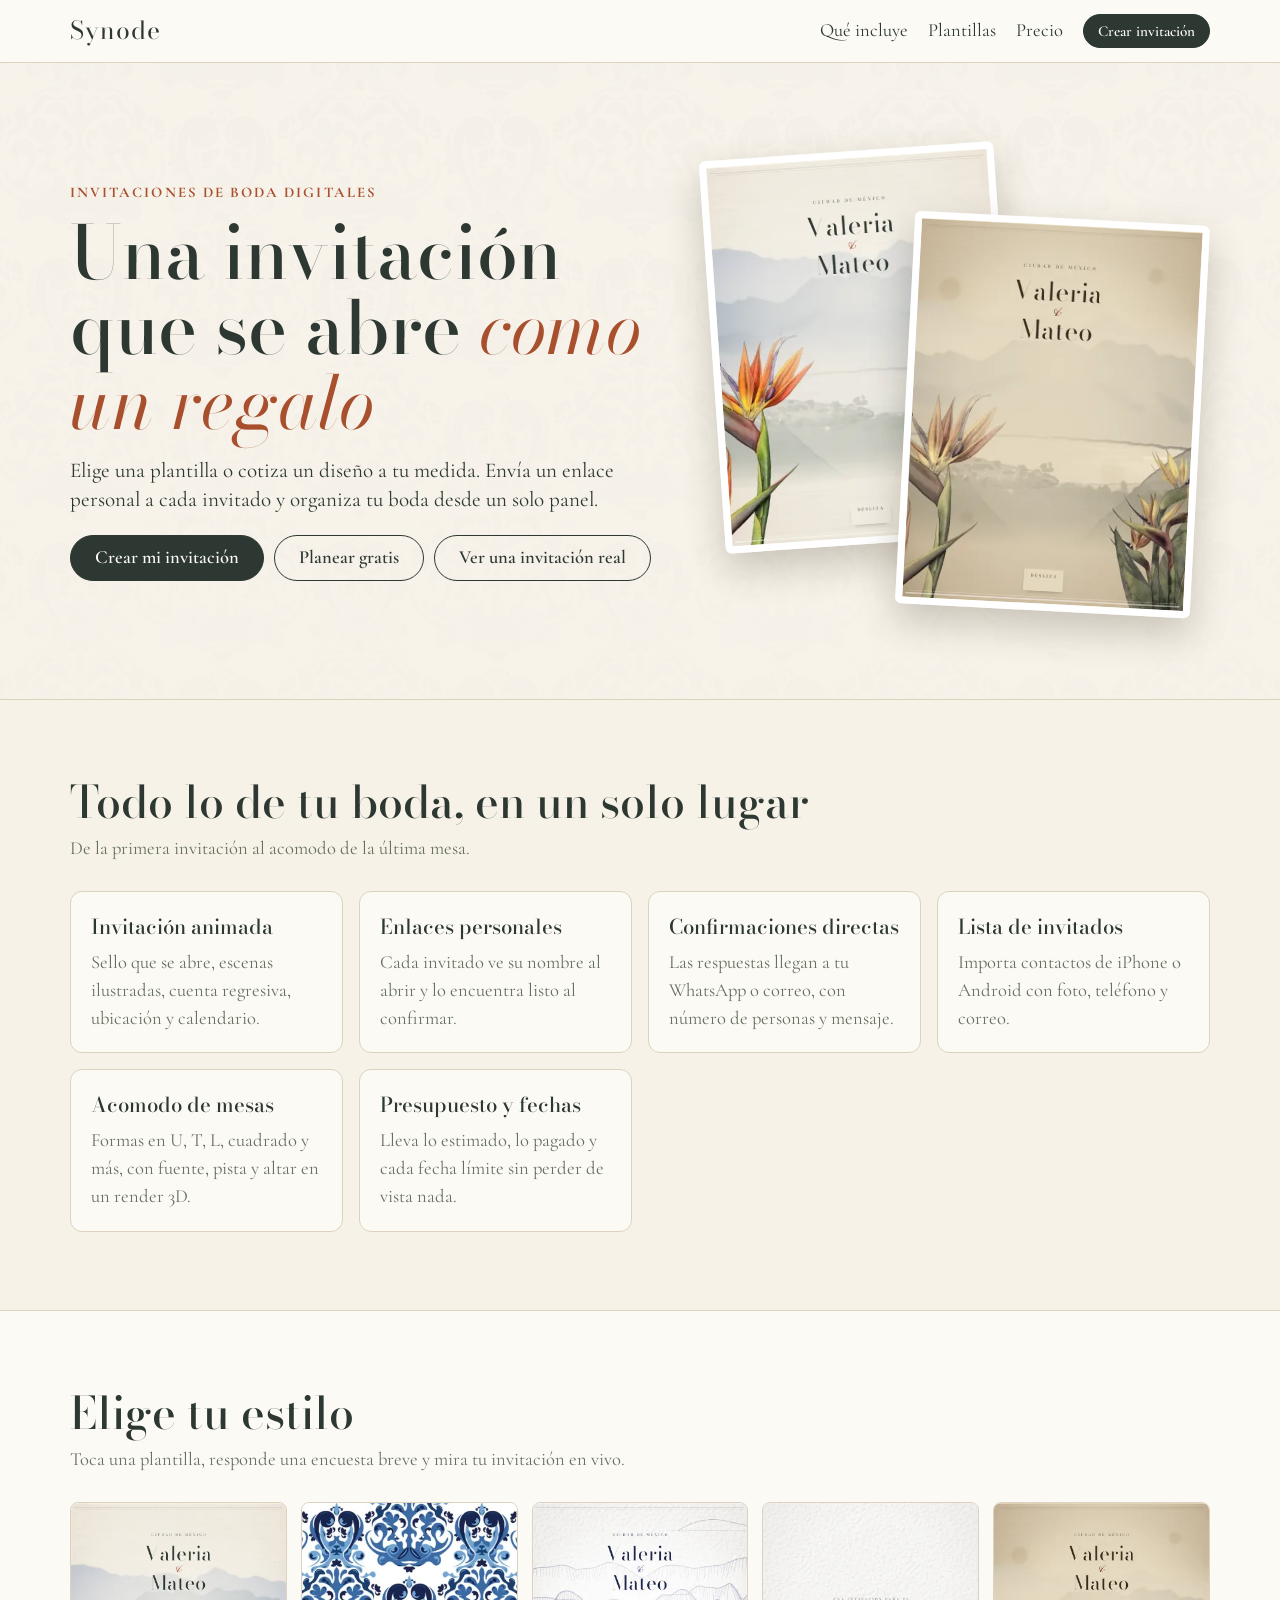
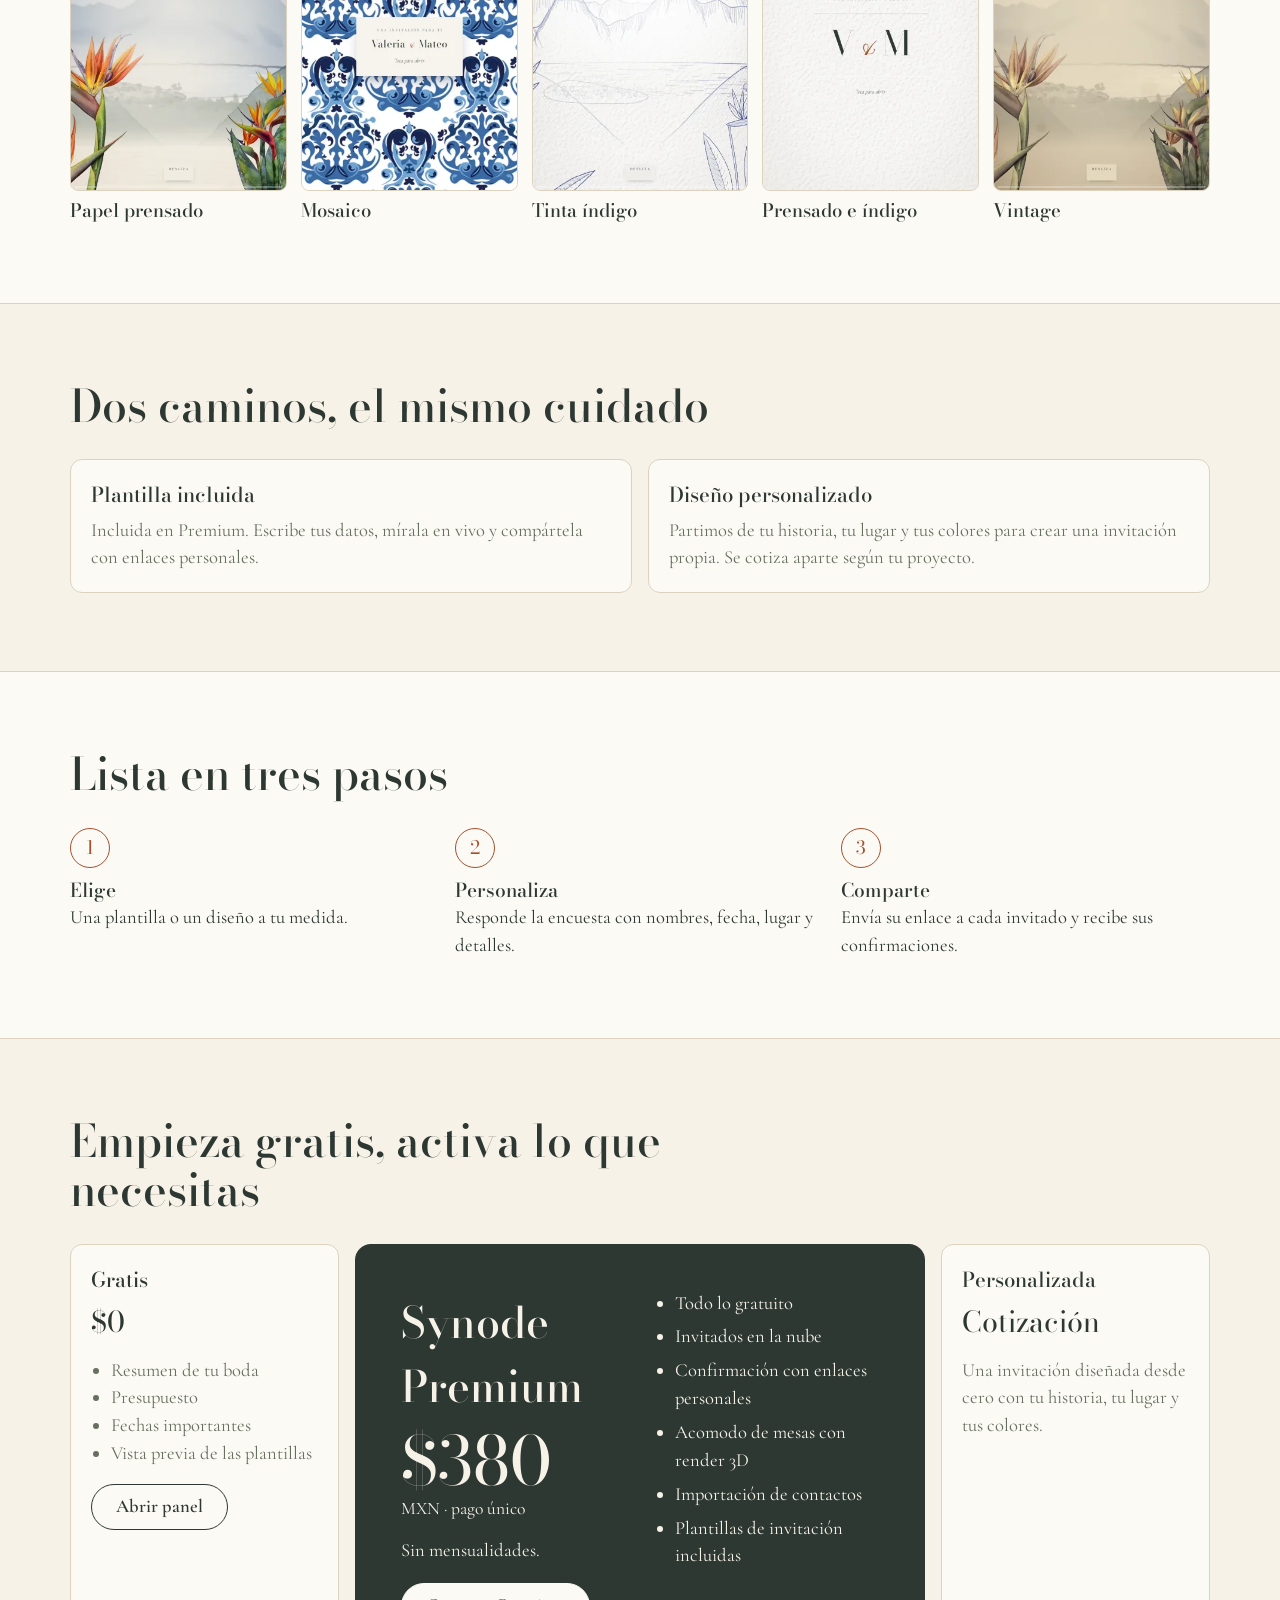
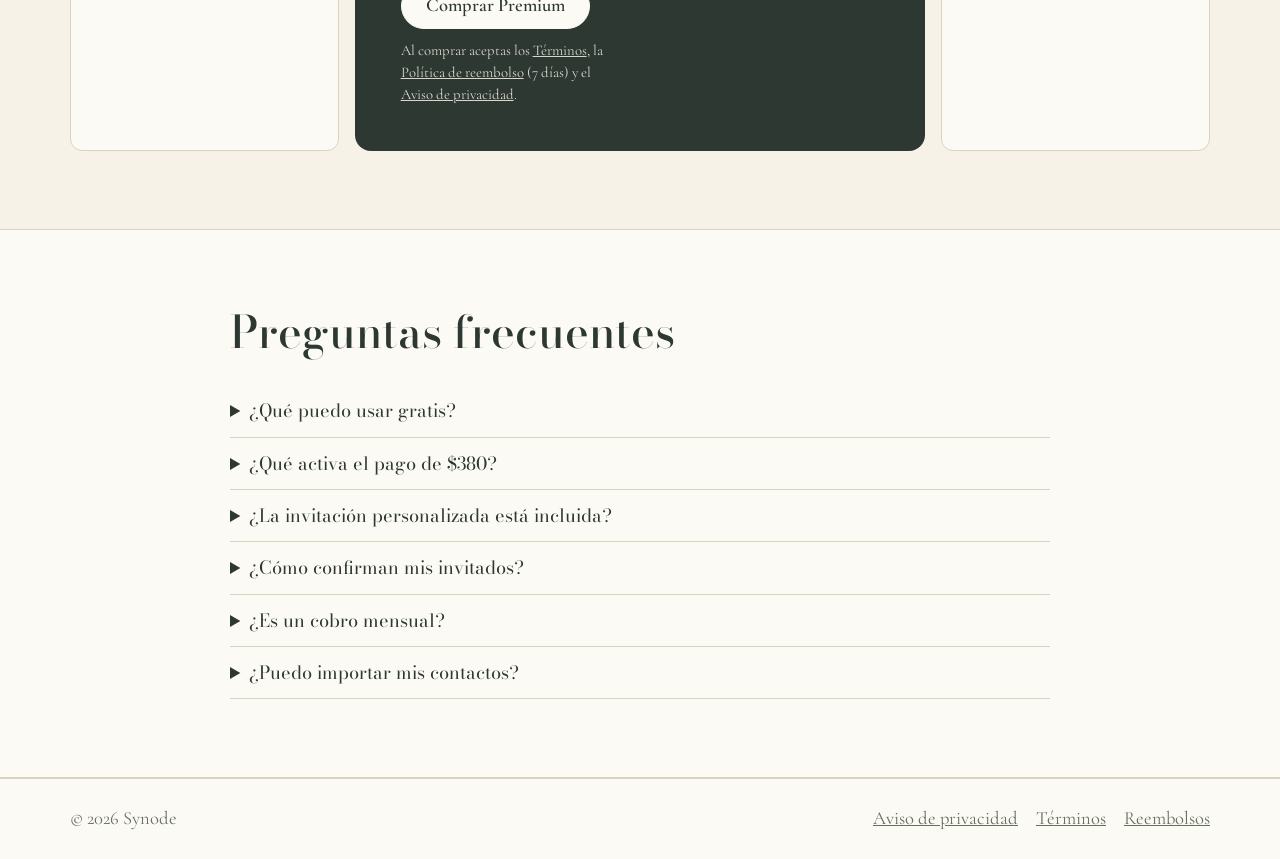
<file: index.html>
<!doctype html>
<html lang="es-MX">
<head>
  <meta charset="utf-8">
  <meta name="viewport" content="width=device-width, initial-scale=1, viewport-fit=cover">
  <script>
    /* Los enlaces que ya se compartieron de la invitación siguen llegando a ella */
    (function () {
      var q = new URLSearchParams(location.search), h = location.hash.slice(1);
      if (q.has("variante") || ["abierta", "inicio", "historia", "lugar", "cuenta", "itinerario", "detalles", "confirmar"].indexOf(h) >= 0)
        location.replace("bodas/2027/0001-alejandra-y-eliav/" + location.search + location.hash);
    })();
  </script>
  <title>Invitaciones de boda digitales y planeador · Synode</title>
  <meta name="description" content="Planea tu boda gratis con presupuesto y fechas. Con Premium, por $380 MXN en pago único: invitados en la nube, confirmaciones, mesas y plantillas de invitación.">
  <link rel="canonical" href="https://synode.space/">
  <meta name="theme-color" content="#F7F2E8">
  <meta property="og:type" content="website">
  <meta property="og:locale" content="es_MX">
  <meta property="og:site_name" content="Synode">
  <meta property="og:url" content="https://synode.space/">
  <meta property="og:title" content="Tu boda merece una invitación que se abra como un regalo">
  <meta property="og:description" content="Plantillas de invitación, invitados en la nube, confirmaciones y mesas. Pago único de $380 MXN.">
  <meta property="og:image" content="https://synode.space/img/plantillas/vintage.webp">
  <meta name="twitter:card" content="summary_large_image">
  <link rel="icon" href="img/favicon.svg" type="image/svg+xml">
  <link rel="preconnect" href="https://fonts.googleapis.com">
  <link rel="preconnect" href="https://fonts.gstatic.com" crossorigin>
  <link rel="stylesheet" href="https://fonts.googleapis.com/css2?family=Bodoni+Moda:ital,opsz,wght@0,6..96,400..700;1,6..96,400..600&family=Cormorant+Garamond:ital,wght@0,400;0,500;0,600;0,700;1,400&display=swap">
  <link rel="stylesheet" href="css/marca.css">
  <script type="application/ld+json">
  {"@context":"https://schema.org","@graph":[
    {"@type":"Organization","@id":"https://synode.space/#org","name":"Synode","url":"https://synode.space/"},
    {"@type":"Product","name":"Synode Premium","description":"Plantillas de invitación de boda digital, lista de invitados en la nube, confirmación con enlaces personales y acomodo de mesas.","brand":{"@id":"https://synode.space/#org"},"image":"https://synode.space/img/plantillas/vintage.webp","offers":{"@type":"Offer","price":"380.00","priceCurrency":"MXN","availability":"https://schema.org/InStock","url":"https://synode.space/#precio"}}
  ]}
  </script>
  <style>
    .hero { background: linear-gradient(rgba(247,242,232,.9), rgba(247,242,232,.94)), url("img/escenas/fondo-damasco.webp") center / 560px; border-bottom: 1px solid var(--linea); }
    .hero .ancho { display: grid; grid-template-columns: minmax(0, 1.08fr) minmax(0, .92fr); gap: 36px; align-items: center; padding-block: clamp(42px, 8vw, 88px); }
    .hero h1 { margin: 0 0 16px; font-family: var(--display); font-weight: 500; font-size: clamp(2.45rem, 6.2vw, 4.6rem); line-height: 1.02; }
    .hero h1 em { color: var(--acento); font-weight: 400; }
    .hero p.sub { max-width: 34em; margin: 0 0 22px; font-size: 1.32rem; line-height: 1.35; }
    .cta { display: flex; flex-wrap: wrap; gap: 10px; }
    .duo { position: relative; min-height: 460px; }
    .duo img { position: absolute; width: 58%; aspect-ratio: 3 / 4; object-fit: cover; object-position: top; border: 7px solid #fff; border-radius: 6px; box-shadow: 0 16px 38px rgba(55, 42, 26, .24); }
    .duo img:nth-child(1) { left: 2%; top: 0; transform: rotate(-4deg); }
    .duo img:nth-child(2) { right: 2%; bottom: 0; transform: rotate(3deg); }
    section.bloque { padding-block: clamp(46px, 7vw, 78px); }
    .bloque.alterno { background: var(--claro); border-block: 1px solid var(--linea); }
    .cabeza { max-width: 42em; margin-bottom: 28px; }
    .cabeza h2 { margin: 0 0 8px; font-family: var(--display); font-weight: 500; font-size: clamp(1.9rem, 4vw, 2.8rem); line-height: 1.1; }
    .cabeza p { margin: 0; color: var(--suave); }
    .rejilla { display: grid; grid-template-columns: repeat(auto-fit, minmax(min(100%, 250px), 1fr)); gap: 16px; }
    .ficha { padding: 20px; border: 1px solid var(--linea); border-radius: 12px; background: var(--claro); }
    .alterno .ficha { background: var(--papel); }
    .ficha h3 { margin: 0 0 6px; font-family: var(--display); font-weight: 500; font-size: 1.28rem; }
    .ficha p { margin: 0; color: var(--suave); }
    .caminos { display: grid; grid-template-columns: repeat(auto-fit, minmax(min(100%, 320px), 1fr)); gap: 16px; }
    .plantillas { display: grid; grid-template-columns: repeat(auto-fit, minmax(min(100%, 170px), 1fr)); gap: 14px; }
    .plantilla { display: grid; gap: 6px; text-decoration: none; }
    .plantilla img { width: 100%; aspect-ratio: 3 / 4; object-fit: cover; object-position: top; border: 1px solid var(--linea); border-radius: 8px; transition: transform .2s; }
    .plantilla:hover img { transform: translateY(-3px); }
    .plantilla b { font-family: var(--display); font-weight: 500; }
    .pasos { display: grid; grid-template-columns: repeat(auto-fit, minmax(min(100%, 220px), 1fr)); gap: 16px; margin: 0; padding: 0; list-style: none; counter-reset: p; }
    .pasos li { counter-increment: p; }
    .pasos li::before { content: counter(p); display: grid; place-items: center; width: 38px; height: 38px; margin-bottom: 8px; border: 1px solid var(--acento); border-radius: 50%; color: var(--acento); font-family: var(--display); }
    .pasos b { display: block; font-family: var(--display); font-weight: 500; font-size: 1.2rem; }
    .precio { display: grid; grid-template-columns: minmax(0, 1fr) minmax(0, 1fr); gap: 30px; padding: clamp(24px, 5vw, 46px); border-radius: 16px; background: var(--tinta); color: var(--papel); }
    .planes { display: grid; grid-template-columns: minmax(0, .8fr) minmax(0, 1.7fr) minmax(0, .8fr); gap: 16px; align-items: stretch; }
    .planes .ficha ul { margin: 0 0 16px; padding-left: 1.1em; color: var(--suave); }
    .monto-chico { margin: 2px 0 12px !important; color: var(--tinta) !important; font-family: var(--display); font-size: 1.8rem; }
    .precio h2 { margin: 0 0 8px; font-family: var(--display); font-weight: 500; font-size: clamp(1.9rem, 4vw, 2.7rem); }
    .monto { margin: 6px 0 16px; font-family: var(--display); font-size: clamp(2.7rem, 7vw, 4.2rem); line-height: 1; }
    .monto small { display: block; margin-top: 6px; font-family: var(--texto); font-size: 1.1rem; }
    .precio ul { margin: 0; padding-left: 1.1em; }
    .precio li { margin-bottom: 6px; }
    details { padding: 12px 0; border-bottom: 1px solid var(--linea); }
    summary { cursor: pointer; font-family: var(--display); font-size: 1.14rem; }
    details p { margin: 8px 0 0; color: var(--suave); }
    footer { padding-block: 26px; border-top: 1px solid var(--linea); background: var(--claro); color: var(--suave); }
    footer .ancho { display: flex; flex-wrap: wrap; justify-content: space-between; gap: 6px 20px; }
    @media (max-width: 980px) { .planes { grid-template-columns: 1fr; } }
    @media (max-width: 820px) {
      .hero .ancho, .precio, .planes { grid-template-columns: 1fr; }
      .duo { min-height: 104vw; max-height: 520px; }
    }
  </style>
</head>
<body>
<header class="barra"><div class="ancho">
  <a class="logo" href="./">Synode</a>
  <nav aria-label="Principal">
    <a href="#incluye">Qué incluye</a><a href="#plantillas">Plantillas</a><a href="#precio">Precio</a>
    <a class="btn chico" href="plantillas/">Crear invitación</a>
  </nav>
</div></header>

<main>
  <section class="hero"><div class="ancho">
    <div>
      <p class="volada">Invitaciones de boda digitales</p>
      <h1>Una invitación que se abre <em>como un regalo</em></h1>
      <p class="sub">Elige una plantilla o cotiza un diseño a tu medida. Envía un enlace personal a cada invitado y organiza tu boda desde un solo panel.</p>
      <div class="cta"><a class="btn" href="plantillas/">Crear mi invitación</a><a class="btn sec" href="planeacion/">Planear gratis</a><a class="btn sec" href="bodas/2027/0001-alejandra-y-eliav/">Ver una invitación real</a></div>
    </div>
    <div class="duo" aria-hidden="true"><img src="img/plantillas/sello.webp" alt="" width="360" height="480"><img src="img/plantillas/vintage.webp" alt="" width="360" height="480"></div>
  </div></section>

  <section class="bloque" id="incluye"><div class="ancho">
    <div class="cabeza"><h2>Todo lo de tu boda, en un solo lugar</h2><p>De la primera invitación al acomodo de la última mesa.</p></div>
    <div class="rejilla">
      <article class="ficha"><h3>Invitación animada</h3><p>Sello que se abre, escenas ilustradas, cuenta regresiva, ubicación y calendario.</p></article>
      <article class="ficha"><h3>Enlaces personales</h3><p>Cada invitado ve su nombre al abrir y lo encuentra listo al confirmar.</p></article>
      <article class="ficha"><h3>Confirmaciones directas</h3><p>Las respuestas llegan a tu WhatsApp o correo, con número de personas y mensaje.</p></article>
      <article class="ficha"><h3>Lista de invitados</h3><p>Importa contactos de iPhone o Android con foto, teléfono y correo.</p></article>
      <article class="ficha"><h3>Acomodo de mesas</h3><p>Formas en U, T, L, cuadrado y más, con fuente, pista y altar en un render 3D.</p></article>
      <article class="ficha"><h3>Presupuesto y fechas</h3><p>Lleva lo estimado, lo pagado y cada fecha límite sin perder de vista nada.</p></article>
    </div>
  </div></section>

  <section class="bloque alterno" id="plantillas"><div class="ancho">
    <div class="cabeza"><h2>Elige tu estilo</h2><p>Toca una plantilla, responde una encuesta breve y mira tu invitación en vivo.</p></div>
    <div class="plantillas">
      <a class="plantilla" href="plantillas/?estilo=sello"><img src="img/plantillas/sello.webp" alt="Plantilla Papel prensado" width="360" height="480" loading="lazy"><b>Papel prensado</b></a>
      <a class="plantilla" href="plantillas/?estilo=mosaico"><img src="img/plantillas/mosaico.webp" alt="Plantilla Mosaico" width="360" height="480" loading="lazy"><b>Mosaico</b></a>
      <a class="plantilla" href="plantillas/?estilo=tinta"><img src="img/plantillas/tinta.webp" alt="Plantilla Tinta índigo" width="360" height="480" loading="lazy"><b>Tinta índigo</b></a>
      <a class="plantilla" href="plantillas/?estilo=prensado-indigo"><img src="img/plantillas/prensado-indigo.webp" alt="Plantilla Prensado e índigo" width="360" height="480" loading="lazy"><b>Prensado e índigo</b></a>
      <a class="plantilla" href="plantillas/?estilo=vintage"><img src="img/plantillas/vintage.webp" alt="Plantilla Vintage" width="360" height="480" loading="lazy"><b>Vintage</b></a>
    </div>
  </div></section>

  <section class="bloque"><div class="ancho">
    <div class="cabeza"><h2>Dos caminos, el mismo cuidado</h2></div>
    <div class="caminos">
      <article class="ficha"><h3>Plantilla incluida</h3><p>Incluida en Premium. Escribe tus datos, mírala en vivo y compártela con enlaces personales.</p></article>
      <article class="ficha"><h3>Diseño personalizado</h3><p>Partimos de tu historia, tu lugar y tus colores para crear una invitación propia. Se cotiza aparte según tu proyecto.</p></article>
    </div>
  </div></section>

  <section class="bloque alterno"><div class="ancho">
    <div class="cabeza"><h2>Lista en tres pasos</h2></div>
    <ol class="pasos">
      <li><b>Elige</b>Una plantilla o un diseño a tu medida.</li>
      <li><b>Personaliza</b>Responde la encuesta con nombres, fecha, lugar y detalles.</li>
      <li><b>Comparte</b>Envía su enlace a cada invitado y recibe sus confirmaciones.</li>
    </ol>
  </div></section>

  <section class="bloque" id="precio"><div class="ancho">
    <div class="cabeza"><h2>Empieza gratis, activa lo que necesitas</h2></div>
    <div class="planes">
      <article class="ficha">
        <h3>Gratis</h3>
        <p class="monto-chico">$0</p>
        <ul>
          <li>Resumen de tu boda</li>
          <li>Presupuesto</li>
          <li>Fechas importantes</li>
          <li>Vista previa de las plantillas</li>
        </ul>
        <a class="btn sec" href="planeacion/">Abrir panel</a>
      </article>
      <div class="precio">
        <div>
          <h2>Synode Premium</h2>
          <p class="monto">$380 <small>MXN · pago único</small></p>
          <p>Sin mensualidades.</p>
          <a class="btn claro" data-comprar href="https://buy.stripe.com/00waEW4Vxgv0gq338Ddby00" rel="noopener">Comprar Premium</a>
          <p class="acepta">Al comprar aceptas los <a href="terminos/">Términos</a>, la <a href="reembolsos/">Política de reembolso</a> (7 días) y el <a href="aviso-de-privacidad/">Aviso de privacidad</a>.</p>
        </div>
        <ul>
          <li>Todo lo gratuito</li>
          <li>Invitados en la nube</li>
          <li>Confirmación con enlaces personales</li>
          <li>Acomodo de mesas con render 3D</li>
          <li>Importación de contactos</li>
          <li>Plantillas de invitación incluidas</li>
        </ul>
      </div>
      <article class="ficha">
        <h3>Personalizada</h3>
        <p class="monto-chico">Cotización</p>
        <p>Una invitación diseñada desde cero con tu historia, tu lugar y tus colores.</p>
      </article>
    </div>
  </div></section>

  <section class="bloque alterno"><div class="ancho" style="max-width:820px">
    <div class="cabeza"><h2>Preguntas frecuentes</h2></div>
    <details><summary>¿Qué puedo usar gratis?</summary><p>Resumen, presupuesto y fechas importantes. También puedes llenar la encuesta y ver tu invitación antes de comprar.</p></details>
    <details><summary>¿Qué activa el pago de $380?</summary><p>Invitados en la nube, confirmaciones con enlaces personales, acomodo de mesas, importación de contactos y las plantillas de invitación.</p></details>
    <details><summary>¿La invitación personalizada está incluida?</summary><p>No. Las plantillas están incluidas y el diseño personalizado se cotiza aparte.</p></details>
    <details><summary>¿Cómo confirman mis invitados?</summary><p>Abren su enlace personal, llenan un formulario breve y la respuesta se envía a tu WhatsApp o correo.</p></details>
    <details><summary>¿Es un cobro mensual?</summary><p>No. Synode Premium es un pago único de $380 MXN, procesado de forma segura por Stripe.</p></details>
    <details><summary>¿Puedo importar mis contactos?</summary><p>Sí. Puedes subir un archivo de contactos de iPhone, Mac, iCloud o Android, con foto, teléfono y correo opcionales.</p></details>
  </div></section>
</main>

<script src="js/nube-config.js"></script>
<script>
  /* Con la nube activa, la compra pasa por el panel para quedar ligada a una cuenta */
  if (window.SYNODE_NUBE && SYNODE_NUBE.url && SYNODE_NUBE.anonKey)
    document.querySelectorAll("[data-comprar]").forEach(function (a) { a.href = "planeacion/#invitados"; });
</script>

<footer><div class="ancho"><span>© 2026 Synode</span><nav aria-label="Legal" style="display:flex;flex-wrap:wrap;gap:4px 18px"><a href="aviso-de-privacidad/">Aviso de privacidad</a><a href="terminos/">Términos</a><a href="reembolsos/">Reembolsos</a></nav></div></footer>
</body>
</html>
</file>
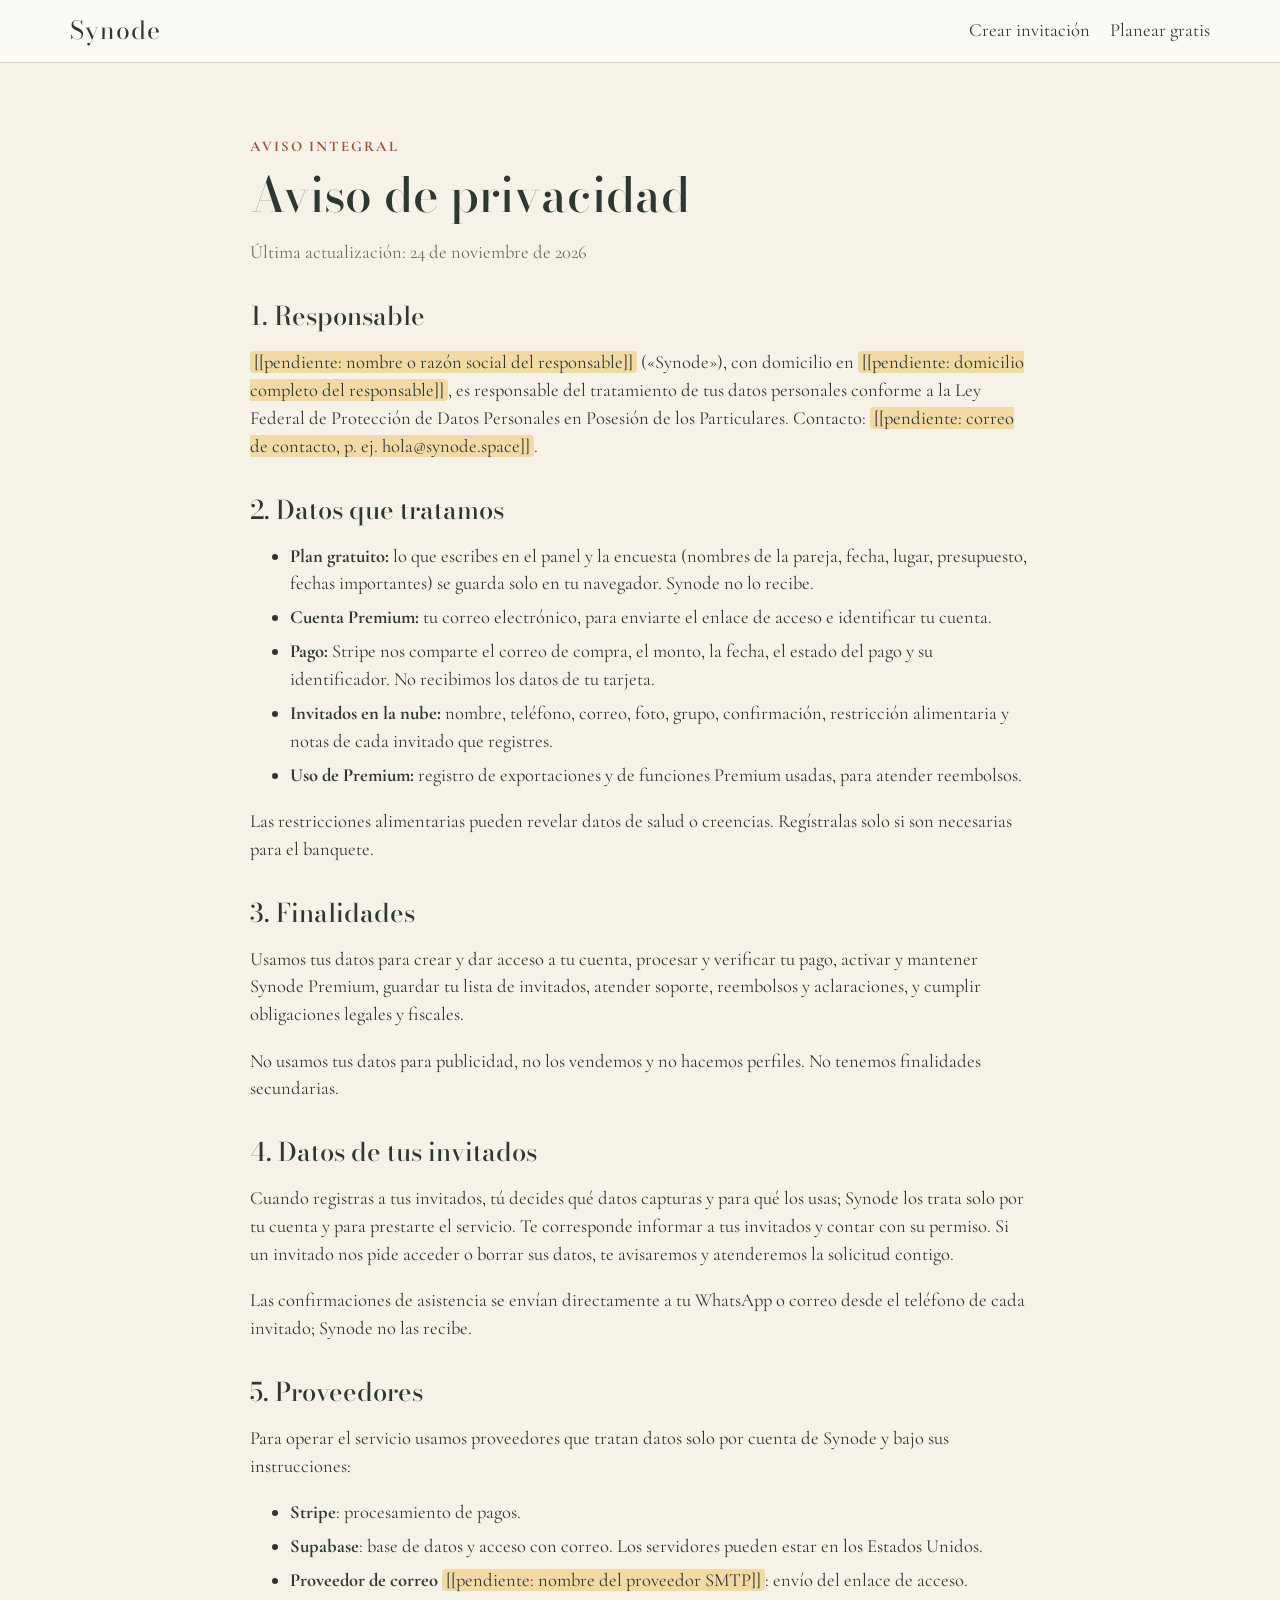
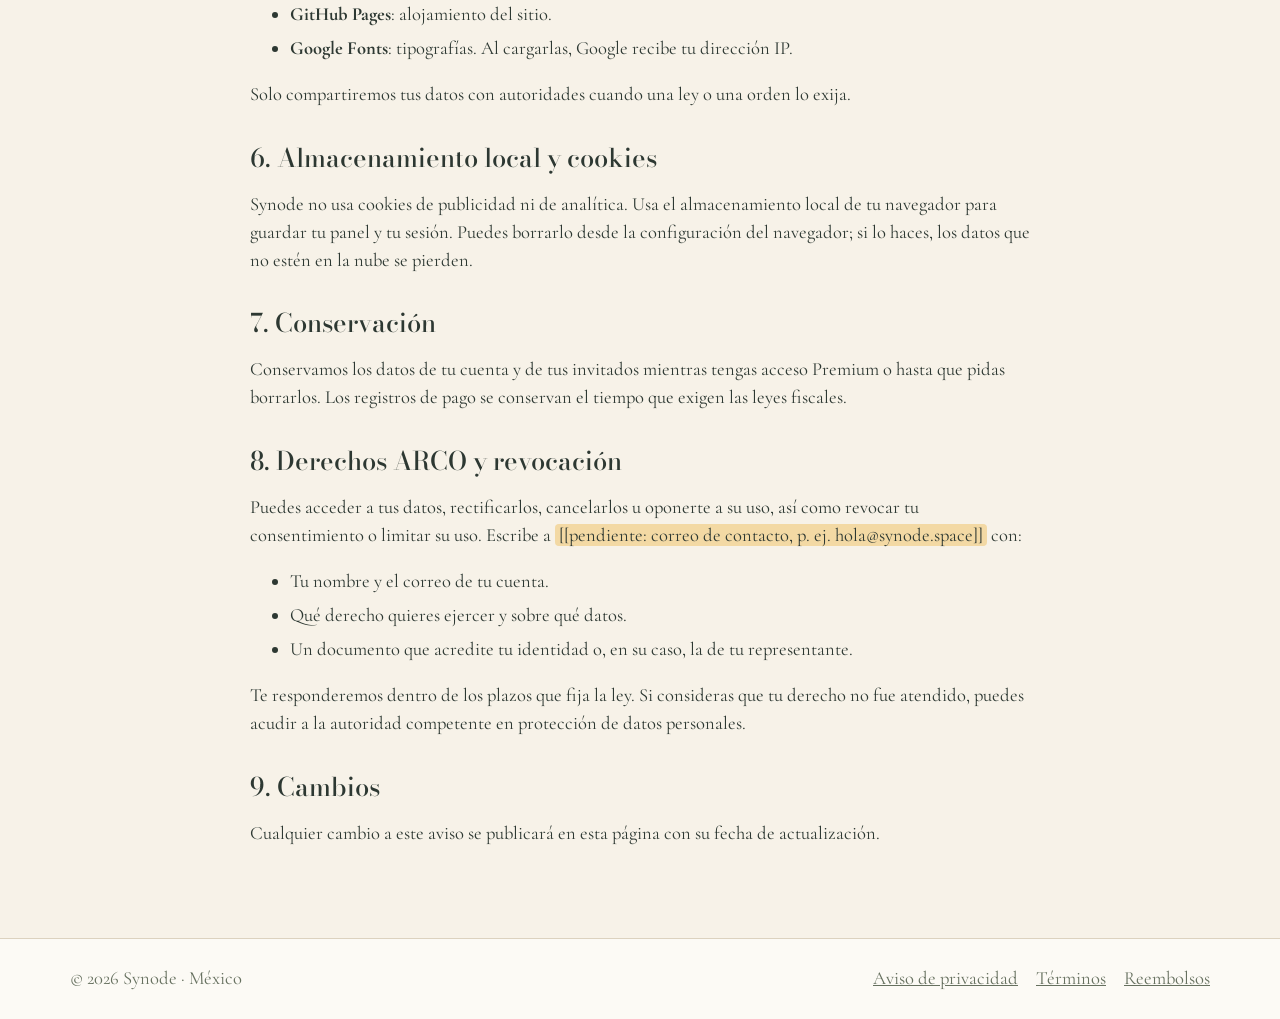
<file: aviso-de-privacidad/index.html>
<!doctype html>
<html lang="es-MX">
<head>
  <meta charset="utf-8">
  <meta name="viewport" content="width=device-width, initial-scale=1, viewport-fit=cover">
  <title>Aviso de privacidad · Synode</title>
  <meta name="description" content="Aviso de privacidad integral de Synode: qué datos personales tratamos, para qué, con quién los compartimos y cómo ejercer tus derechos ARCO.">
  <link rel="canonical" href="https://synode.space/aviso-de-privacidad/">
  <meta name="theme-color" content="#F7F2E8">
  <link rel="icon" href="../img/favicon.svg" type="image/svg+xml">
  <link rel="preconnect" href="https://fonts.googleapis.com">
  <link rel="preconnect" href="https://fonts.gstatic.com" crossorigin>
  <link rel="stylesheet" href="https://fonts.googleapis.com/css2?family=Bodoni+Moda:ital,opsz,wght@0,6..96,400..700;1,6..96,400..600&family=Cormorant+Garamond:ital,wght@0,400;0,500;0,600;0,700;1,400&display=swap">
  <link rel="stylesheet" href="../css/marca.css">
</head>
<body>
<header class="barra"><div class="ancho"><a class="logo" href="../">Synode</a><nav aria-label="Principal"><a href="../plantillas/">Crear invitación</a><a href="../planeacion/">Planear gratis</a></nav></div></header>
<main class="ancho legal">
  <p class="volada">Aviso integral</p>
  <h1 class="titulo">Aviso de privacidad</h1>
  <p class="fecha">Última actualización: 24 de noviembre de 2026</p>

  <h2>1. Responsable</h2>
  <p><span class="pendiente">[[pendiente: nombre o razón social del responsable]]</span> («Synode»), con domicilio en <span class="pendiente">[[pendiente: domicilio completo del responsable]]</span>, es responsable del tratamiento de tus datos personales conforme a la Ley Federal de Protección de Datos Personales en Posesión de los Particulares. Contacto: <span class="pendiente">[[pendiente: correo de contacto, p. ej. hola@synode.space]]</span>.</p>

  <h2>2. Datos que tratamos</h2>
  <ul>
    <li><b>Plan gratuito:</b> lo que escribes en el panel y la encuesta (nombres de la pareja, fecha, lugar, presupuesto, fechas importantes) se guarda solo en tu navegador. Synode no lo recibe.</li>
    <li><b>Cuenta Premium:</b> tu correo electrónico, para enviarte el enlace de acceso e identificar tu cuenta.</li>
    <li><b>Pago:</b> Stripe nos comparte el correo de compra, el monto, la fecha, el estado del pago y su identificador. No recibimos los datos de tu tarjeta.</li>
    <li><b>Invitados en la nube:</b> nombre, teléfono, correo, foto, grupo, confirmación, restricción alimentaria y notas de cada invitado que registres.</li>
    <li><b>Uso de Premium:</b> registro de exportaciones y de funciones Premium usadas, para atender reembolsos.</li>
  </ul>
  <p>Las restricciones alimentarias pueden revelar datos de salud o creencias. Regístralas solo si son necesarias para el banquete.</p>

  <h2>3. Finalidades</h2>
  <p>Usamos tus datos para crear y dar acceso a tu cuenta, procesar y verificar tu pago, activar y mantener Synode Premium, guardar tu lista de invitados, atender soporte, reembolsos y aclaraciones, y cumplir obligaciones legales y fiscales.</p>
  <p>No usamos tus datos para publicidad, no los vendemos y no hacemos perfiles. No tenemos finalidades secundarias.</p>

  <h2>4. Datos de tus invitados</h2>
  <p>Cuando registras a tus invitados, tú decides qué datos capturas y para qué los usas; Synode los trata solo por tu cuenta y para prestarte el servicio. Te corresponde informar a tus invitados y contar con su permiso. Si un invitado nos pide acceder o borrar sus datos, te avisaremos y atenderemos la solicitud contigo.</p>
  <p>Las confirmaciones de asistencia se envían directamente a tu WhatsApp o correo desde el teléfono de cada invitado; Synode no las recibe.</p>

  <h2>5. Proveedores</h2>
  <p>Para operar el servicio usamos proveedores que tratan datos solo por cuenta de Synode y bajo sus instrucciones:</p>
  <ul>
    <li><b>Stripe</b>: procesamiento de pagos.</li>
    <li><b>Supabase</b>: base de datos y acceso con correo. Los servidores pueden estar en los Estados Unidos.</li>
    <li><b>Proveedor de correo</b> <span class="pendiente">[[pendiente: nombre del proveedor SMTP]]</span>: envío del enlace de acceso.</li>
    <li><b>GitHub Pages</b>: alojamiento del sitio.</li>
    <li><b>Google Fonts</b>: tipografías. Al cargarlas, Google recibe tu dirección IP.</li>
  </ul>
  <p>Solo compartiremos tus datos con autoridades cuando una ley o una orden lo exija.</p>

  <h2>6. Almacenamiento local y cookies</h2>
  <p>Synode no usa cookies de publicidad ni de analítica. Usa el almacenamiento local de tu navegador para guardar tu panel y tu sesión. Puedes borrarlo desde la configuración del navegador; si lo haces, los datos que no estén en la nube se pierden.</p>

  <h2>7. Conservación</h2>
  <p>Conservamos los datos de tu cuenta y de tus invitados mientras tengas acceso Premium o hasta que pidas borrarlos. Los registros de pago se conservan el tiempo que exigen las leyes fiscales.</p>

  <h2>8. Derechos ARCO y revocación</h2>
  <p>Puedes acceder a tus datos, rectificarlos, cancelarlos u oponerte a su uso, así como revocar tu consentimiento o limitar su uso. Escribe a <span class="pendiente">[[pendiente: correo de contacto, p. ej. hola@synode.space]]</span> con:</p>
  <ul>
    <li>Tu nombre y el correo de tu cuenta.</li>
    <li>Qué derecho quieres ejercer y sobre qué datos.</li>
    <li>Un documento que acredite tu identidad o, en su caso, la de tu representante.</li>
  </ul>
  <p>Te responderemos dentro de los plazos que fija la ley. Si consideras que tu derecho no fue atendido, puedes acudir a la autoridad competente en protección de datos personales.</p>

  <h2>9. Cambios</h2>
  <p>Cualquier cambio a este aviso se publicará en esta página con su fecha de actualización.</p>

</main>
<footer class="pie-legal"><div class="ancho"><span>© 2026 Synode · México</span><nav aria-label="Legal"><a href="../aviso-de-privacidad/">Aviso de privacidad</a><a href="../terminos/">Términos</a><a href="../reembolsos/">Reembolsos</a></nav></div></footer>
</body>
</html>
</file>
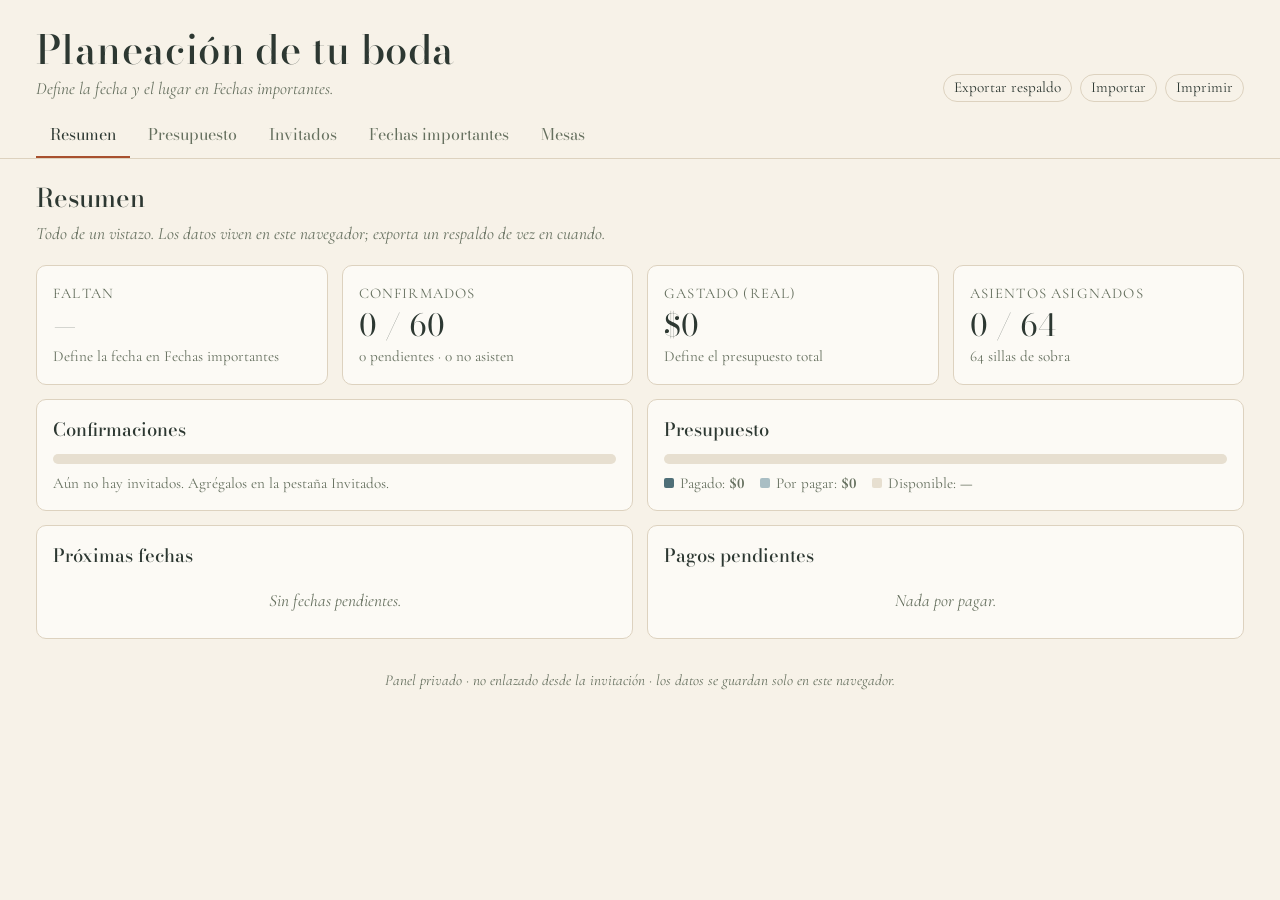
<file: planeacion/index.html>
<!doctype html>
<html lang="es">
<head>
  <meta charset="utf-8">
  <meta name="viewport" content="width=device-width, initial-scale=1, viewport-fit=cover">
  <title>Planeación de boda</title>
  <meta name="description" content="Panel de planeación de boda de Synode: resumen, presupuesto, invitados, fechas importantes y acomodo de mesas.">
  <meta name="robots" content="noindex, nofollow">
  <meta name="theme-color" content="#F7F2E8">
  <meta name="color-scheme" content="light">
  <link rel="icon" href="../img/favicon.svg" type="image/svg+xml">
  <link rel="preconnect" href="https://fonts.googleapis.com">
  <link rel="preconnect" href="https://fonts.gstatic.com" crossorigin>
  <link rel="stylesheet" href="https://fonts.googleapis.com/css2?family=Bodoni+Moda:ital,opsz,wght@0,6..96,400..700;1,6..96,400..600&family=Cormorant+Garamond:ital,wght@0,400;0,500;0,600;0,700;1,400;1,500&display=swap">
  <script src="../js/nube-config.js"></script>
  <style>
    /* synode.space · Panel de planeación. Misma paleta de la invitación (tinta de prensa sobre papel de algodón). */
    :root {
      --papel: #F7F2E8;
      --papel-claro: #FCFAF5;
      --papel-sombra: #E7DFD0;
      --linea: #DDD2BF;
      --tinta: #2D3832;
      --tinta-suave: #66705F;
      --terracota: #A8502E;
      --terracota-osc: #84391D;
      --agave: #4F6F78;
      --agave-claro: #D3E0E3;
      --oro: #B6975E;
      --ok: #5E7550;
      --f-display: "Bodoni Moda", "Didot", "Bodoni 72", Georgia, serif;
      --f-texto: "Cormorant Garamond", Garamond, Georgia, serif;
      --radio: 10px;
      color-scheme: light;
    }
    *, *::before, *::after { box-sizing: border-box; }
    html { -webkit-text-size-adjust: 100%; }
    body {
      margin: 0; background: var(--papel); color: var(--tinta);
      font-family: var(--f-texto); font-size: 1.08rem; line-height: 1.5;
      -webkit-font-smoothing: antialiased; overflow-x: hidden;
    }
    button, input, select, textarea { font: inherit; color: inherit; }
    :focus-visible { outline: 2px dashed var(--terracota); outline-offset: 3px; }
    [hidden] { display: none !important; }
    .num { font-variant-numeric: tabular-nums lining-nums; }

    /* ---------- Encabezado ---------- */
    header.cabeza {
      max-width: 1240px; margin: 0 auto; padding: 28px 16px 8px;
      display: flex; flex-wrap: wrap; align-items: end; justify-content: space-between; gap: 12px 24px;
    }
    .cabeza h1 { font-family: var(--f-display); font-weight: 500; font-size: clamp(1.7rem, 1.2rem + 2vw, 2.5rem); margin: 0; line-height: 1.1; letter-spacing: .01em; }
    .cabeza h1 em { color: var(--terracota); font-style: italic; }
    .cabeza p { margin: 4px 0 0; color: var(--tinta-suave); font-style: italic; }
    .acciones-globales { display: flex; flex-wrap: wrap; gap: 8px; align-items: center; }
    .estado-guardado { font-size: .95rem; color: var(--tinta-suave); font-style: italic; min-width: 9ch; }

    /* ---------- Pestañas ---------- */
    nav.pestanas {
      position: sticky; top: 0; z-index: 5; background: color-mix(in srgb, var(--papel) 92%, transparent);
      backdrop-filter: blur(6px); border-bottom: 1px solid var(--linea);
    }
    nav.pestanas .fila { max-width: 1240px; margin: 0 auto; padding: 0 16px; display: flex; gap: 4px; overflow-x: auto; scrollbar-width: none; }
    nav.pestanas .fila::-webkit-scrollbar { display: none; }
    nav.pestanas button {
      background: none; border: 0; padding: 12px 14px 10px; cursor: pointer; white-space: nowrap;
      font-family: var(--f-display); font-size: 1rem; color: var(--tinta-suave); border-bottom: 2px solid transparent;
    }
    nav.pestanas button[aria-selected="true"] { color: var(--tinta); border-bottom-color: var(--terracota); }
    nav.pestanas button:hover { color: var(--tinta); }

    main { max-width: 1240px; margin: 0 auto; padding: 20px 16px 64px; }
    section.panel > h2 { font-family: var(--f-display); font-weight: 500; font-size: 1.6rem; margin: 0 0 4px; }
    section.panel > .bajada { margin: 0 0 18px; color: var(--tinta-suave); font-style: italic; }
    h3 { font-family: var(--f-display); font-weight: 500; font-size: 1.15rem; margin: 0 0 10px; }

    /* ---------- Piezas comunes ---------- */
    .tarjeta { background: var(--papel-claro); border: 1px solid var(--linea); border-radius: var(--radio); padding: 16px; }
    .rejilla { display: grid; gap: 14px; }
    .kpis { grid-template-columns: repeat(auto-fit, minmax(170px, 1fr)); margin-bottom: 14px; }
    .kpi .etq { font-size: .92rem; color: var(--tinta-suave); text-transform: uppercase; letter-spacing: .08em; }
    .kpi .valor { font-family: var(--f-display); font-size: 1.9rem; line-height: 1.15; margin: 4px 0 2px; }
    .kpi .nota { font-size: .95rem; color: var(--tinta-suave); }
    .kpi .nota.mal { color: var(--terracota); }
    .kpi .nota.bien { color: var(--ok); }
    .dos-col { grid-template-columns: repeat(auto-fit, minmax(min(100%, 440px), 1fr)); }

    .boton {
      display: inline-flex; align-items: center; gap: 6px; cursor: pointer; border-radius: 999px;
      padding: 6px 14px; border: 1px solid var(--tinta); background: var(--tinta); color: var(--papel-claro);
      font-size: 1rem; line-height: 1.3;
    }
    .boton:hover { background: #1f2823; }
    .boton.sec { background: transparent; color: var(--tinta); border-color: var(--linea); }
    .boton.sec:hover { border-color: var(--tinta-suave); background: var(--papel-claro); }
    .boton.peligro { background: transparent; color: var(--terracota); border-color: color-mix(in srgb, var(--terracota) 40%, transparent); }
    .boton.peligro:hover { background: #F5E6DE; }
    .boton.chico { padding: 3px 10px; font-size: .95rem; }

    input[type="text"], input[type="number"], input[type="date"], input[type="search"], select, textarea {
      background: var(--papel-claro); border: 1px solid var(--linea); border-radius: 6px; padding: 5px 8px; min-width: 0;
    }
    input:focus, select:focus, textarea:focus { border-color: var(--agave); outline: none; box-shadow: 0 0 0 2px var(--agave-claro); }
    label.campo { display: grid; gap: 2px; font-size: .92rem; color: var(--tinta-suave); }
    label.campo > span { text-transform: uppercase; letter-spacing: .07em; font-size: .8rem; }
    .formulario { display: flex; flex-wrap: wrap; gap: 10px; align-items: end; }
    .formulario .crece { flex: 1 1 200px; }
    .formulario .crece input { width: 100%; }

    /* Tablas editables */
    .tabla-scroll { overflow-x: auto; border: 1px solid var(--linea); border-radius: var(--radio); background: var(--papel-claro); }
    table.datos { width: 100%; border-collapse: collapse; font-size: 1rem; }
    table.datos th { text-align: left; font-weight: 600; font-size: .8rem; letter-spacing: .07em; text-transform: uppercase; color: var(--tinta-suave); padding: 10px 8px; border-bottom: 1px solid var(--linea); white-space: nowrap; background: var(--papel); }
    table.datos td { padding: 4px 6px; border-bottom: 1px solid #EEE7DA; vertical-align: middle; }
    table.datos tr:last-child td { border-bottom: 0; }
    table.datos td input, table.datos td select { width: 100%; border-color: transparent; background: transparent; }
    table.datos td input:hover, table.datos td select:hover { border-color: var(--linea); }
    table.datos td input[type="number"] { text-align: right; min-width: 100px; }
    table.datos tfoot td { font-weight: 600; border-top: 1px solid var(--linea); padding: 10px 8px; background: var(--papel); }
    table.datos .der { text-align: right; }
    .quitar { background: none; border: 0; cursor: pointer; color: var(--tinta-suave); font-size: 1.3rem; line-height: 1; padding: 2px 8px; border-radius: 4px; }
    .quitar:hover { color: var(--terracota); background: #F5E6DE; }
    .vacio { padding: 18px; text-align: center; color: var(--tinta-suave); font-style: italic; }

    /* Barras */
    .barra { height: 10px; background: var(--papel-sombra); border-radius: 99px; overflow: hidden; display: flex; }
    .barra > span { display: block; height: 100%; }
    .leyenda { display: flex; flex-wrap: wrap; gap: 6px 16px; font-size: .95rem; color: var(--tinta-suave); margin-top: 8px; }
    .leyenda i { display: inline-block; width: 10px; height: 10px; border-radius: 2px; margin-right: 6px; vertical-align: 0; }
    .cat-fila { display: grid; grid-template-columns: minmax(110px, 160px) 1fr auto; gap: 10px; align-items: center; padding: 5px 0; }
    .cat-fila .pista { position: relative; height: 12px; background: var(--papel-sombra); border-radius: 99px; overflow: hidden; }
    .cat-fila .pista .est { position: absolute; inset: 0 auto 0 0; background: #E6D9BD; border-radius: 99px; }
    .cat-fila .pista .real { position: absolute; inset: 0 auto 0 0; background: var(--agave); border-radius: 99px; }
    .cat-fila .pista .real.excede { background: var(--terracota); }
    .cat-fila .cifra { font-size: .95rem; color: var(--tinta-suave); white-space: nowrap; }

    /* Lista de fechas */
    .lista { list-style: none; margin: 0; padding: 0; }
    .lista li { display: grid; grid-template-columns: auto auto 1fr auto auto; gap: 10px; align-items: center; padding: 8px 4px; border-bottom: 1px solid #EEE7DA; }
    .lista li:last-child { border-bottom: 0; }
    .lista li.hecho .titulo input { text-decoration: line-through; color: var(--tinta-suave); }
    .lista .titulo input { width: 100%; border-color: transparent; background: transparent; }
    .lista .titulo input:hover { border-color: var(--linea); }
    .chip-tipo { font-size: .8rem; text-transform: uppercase; letter-spacing: .06em; padding: 1px 8px; border-radius: 99px; background: var(--papel-sombra); color: var(--tinta-suave); white-space: nowrap; }
    .rel { font-size: .95rem; color: var(--tinta-suave); white-space: nowrap; }
    .rel.vencida { color: var(--terracota); font-weight: 600; }
    .rel.pronto { color: var(--agave); font-weight: 600; }
    .resumen-lista li { grid-template-columns: 92px 1fr auto; }
    .fecha-corta { font-family: var(--f-display); font-size: .95rem; white-space: nowrap; }

    /* ---------- Mesas ---------- */
    .config-mesas { margin-bottom: 14px; }
    .config-mesas input[type="number"] { width: 76px; }
    .capacidad { font-size: 1rem; color: var(--tinta-suave); }
    .capacidad b { color: var(--tinta); }
    .capacidad .mal { color: var(--terracota); font-weight: 600; }
    .mesas-layout { display: grid; grid-template-columns: minmax(0, 1fr) 320px; gap: 14px; align-items: start; }
    @media (max-width: 900px) { .mesas-layout { grid-template-columns: 1fr; } }
    .plano { padding: 8px; }
    .plano svg { display: block; width: 100%; height: auto; max-height: 78vh; touch-action: manipulation; user-select: none; -webkit-user-select: none; }
    .asiento { cursor: pointer; }
    .asiento circle { stroke-width: 1.6; transition: stroke-width .12s; }
    .asiento:hover circle { stroke-width: 3; }
    .asiento.vacio-a circle { fill: var(--papel-claro); stroke: #B9AE9A; stroke-dasharray: 3 3; }
    .asiento.vacio-a text { fill: #A79C88; font-size: 11px; }
    .asiento text { font-family: var(--f-texto); font-size: 13px; font-weight: 700; fill: var(--tinta); text-anchor: middle; dominant-baseline: central; pointer-events: none; }
    .asiento.sel circle { stroke: var(--terracota) !important; stroke-width: 4; }
    .asiento.declinado circle { stroke: var(--terracota); stroke-dasharray: 2 2; }
    .asiento.destino circle { stroke: var(--agave); stroke-width: 4; }
    .mesa-rect { fill: #EFE6D4; stroke: #A99A7E; stroke-width: 1.5; }
    .mesa-txt { font-family: var(--f-display); font-size: 15px; fill: var(--tinta-suave); text-anchor: middle; dominant-baseline: central; pointer-events: none; }
    .lateral { display: grid; gap: 14px; position: sticky; top: 56px; }
    @media (max-width: 900px) { .lateral { position: static; } }
    .chips { display: flex; flex-wrap: wrap; gap: 6px; max-height: 340px; overflow-y: auto; padding: 2px; }
    .chip {
      display: inline-flex; align-items: center; gap: 6px; padding: 3px 10px 3px 6px; border-radius: 99px; cursor: grab;
      border: 1px solid var(--linea); background: var(--papel-claro); font-size: .98rem; line-height: 1.3;
    }
    .chip i { width: 10px; height: 10px; border-radius: 50%; flex: none; }
    .chip[aria-pressed="true"] { border-color: var(--terracota); box-shadow: 0 0 0 2px #F1D9CC; }
    .seleccion { font-size: 1rem; }
    .seleccion .nombre { font-family: var(--f-display); font-size: 1.2rem; }
    .ayuda { font-size: .95rem; color: var(--tinta-suave); font-style: italic; margin: 6px 0 0; }
    .grupos-leyenda { display: flex; flex-wrap: wrap; gap: 4px 12px; font-size: .92rem; color: var(--tinta-suave); }
    .grupos-leyenda i { display: inline-block; width: 11px; height: 11px; border-radius: 50%; margin-right: 5px; vertical-align: -1px; border: 1.5px solid; }
    .mesas-lista { grid-template-columns: repeat(auto-fill, minmax(min(100%, 230px), 1fr)); margin-top: 14px; }
    .mesas-lista .tarjeta { padding: 12px 14px; }
    .mesas-lista input.nombre-mesa { font-family: var(--f-display); font-size: 1.05rem; border-color: transparent; background: transparent; width: 100%; padding: 2px 4px; }
    .mesas-lista input.nombre-mesa:hover { border-color: var(--linea); }
    .mesas-lista ol { margin: 6px 0 0; padding-left: 26px; font-size: 1rem; }
    .mesas-lista ol li::marker { color: var(--tinta-suave); font-size: .85rem; }
    .mesas-lista ol li.libre { color: #B0A590; font-style: italic; }
    .mesas-lista .cuenta { font-size: .9rem; color: var(--tinta-suave); }
    /* ---------- Contactos ---------- */
    .inv-persona { display: flex; align-items: center; gap: 8px; }
    .avatar-caja { position: relative; flex: none; }
    .avatar { display: grid; place-items: center; width: 36px; height: 36px; padding: 0; overflow: hidden; border-radius: 50%; border: 1px solid var(--linea); background: #EFE6D4; color: var(--tinta-suave); font: inherit; font-size: .82rem; font-weight: 700; cursor: pointer; }
    .avatar img { width: 100%; height: 100%; object-fit: cover; display: block; }
    button.avatar:hover { border-color: var(--terracota); }
    .avatar-quitar { position: absolute; top: -5px; right: -5px; width: 16px; height: 16px; padding: 0; line-height: 13px; border-radius: 50%; border: 1px solid var(--linea); background: var(--papel-claro); color: var(--tinta-suave); font-size: 11px; cursor: pointer; opacity: 0; }
    .avatar-caja:hover .avatar-quitar, .avatar-quitar:focus-visible { opacity: 1; }
    @media (hover: none) { .avatar-quitar { opacity: 1; } }
    #con-dialogo, #nube-dialogo { width: min(680px, calc(100vw - 20px)); max-height: calc(100dvh - 20px); padding: 0; border: 1px solid var(--linea); border-radius: 12px; background: var(--papel-claro); color: var(--tinta); }
    #nube-dialogo { width: min(480px, calc(100vw - 20px)); }
    #con-dialogo::backdrop, #nube-dialogo::backdrop { background: rgba(45, 36, 26, .45); }
    #nube-cuerpo p { margin: 0 0 10px; }
    #nube-cuerpo input[type="email"] { width: 100%; margin-bottom: 10px; }
    .nube-precio { font-family: var(--f-display); font-size: 1.7rem; }
    .nube-permiso { display: flex; gap: 8px; align-items: flex-start; margin-bottom: 10px; font-size: .95rem; }
    .nube-permiso input { margin-top: 4px; flex: none; }
    .nube-error { color: var(--terracota); }
    .premium-caja { max-width: 560px; margin: 24px auto; padding: 26px; text-align: center; }
    .premium-caja h2 { margin: 0 0 6px; }
    .premium-caja ul { display: inline-block; margin: 0 0 16px; padding-left: 20px; text-align: left; }
    .premium-volada { margin: 0 0 6px; color: var(--terracota); font-size: .85rem; font-weight: 700; letter-spacing: .12em; text-transform: uppercase; }
    .premium-monto { margin: 0 0 12px; font-family: var(--f-display); font-size: 2.2rem; }
    .premium-monto small { font-family: var(--f-texto); font-size: 1rem; }
    nav.pestanas button.con-candado::after { content: " · Premium"; color: var(--terracota); font-size: .78em; }
    .con-marco { display: flex; flex-direction: column; max-height: calc(100dvh - 22px); }
    .con-cab { display: flex; justify-content: space-between; align-items: center; padding: 12px 16px; border-bottom: 1px solid var(--linea); }
    .con-cab h3 { margin: 0; }
    .con-cuerpo { padding: 14px 16px; overflow-y: auto; }
    .con-acciones { display: flex; flex-wrap: wrap; gap: 8px; margin: 10px 0 14px; }
    #con-origen details { border-top: 1px solid var(--linea); padding: 8px 0; }
    #con-origen summary { cursor: pointer; }
    #con-origen ol { margin: 6px 0 2px; padding-left: 22px; }
    .con-filtros { display: flex; flex-wrap: wrap; align-items: end; gap: 8px; margin-bottom: 10px; }
    #con-lista { display: grid; gap: 2px; max-height: 44dvh; overflow-y: auto; border: 1px solid var(--linea); border-radius: 8px; padding: 4px; }
    .con-fila { display: flex; align-items: center; gap: 9px; padding: 4px 6px; border-radius: 6px; cursor: pointer; }
    .con-fila:hover { background: #F3ECDF; }
    .con-fila .avatar { cursor: inherit; }
    .con-datos { min-width: 0; flex: 1; line-height: 1.2; }
    .con-datos b { display: block; font-weight: 600; overflow-wrap: anywhere; }
    .con-datos small { color: var(--tinta-suave); font-size: .86rem; overflow-wrap: anywhere; }
    .con-dup { flex: none; font-size: .8rem; color: var(--terracota); }
    .con-pie { display: flex; flex-wrap: wrap; justify-content: space-between; align-items: center; gap: 8px; padding: 10px 16px; border-top: 1px solid var(--linea); }

    .acomodo { display: grid; grid-template-columns: minmax(0, 1.45fr) minmax(0, 1fr); gap: 18px; }
    @media (max-width: 900px) { .acomodo { grid-template-columns: 1fr; } }
    .acomodo h3 { margin: 0 0 8px; }
    .formas { display: grid; grid-template-columns: repeat(auto-fill, minmax(86px, 1fr)); gap: 8px; }
    .forma { display: grid; gap: 2px; padding: 5px 4px 4px; border: 1px solid var(--linea); border-radius: 8px; background: var(--papel-claro); color: var(--tinta); font: inherit; font-size: .9rem; cursor: pointer; }
    .forma svg { display: block; width: 100%; height: 54px; }
    .forma:hover { border-color: #A99A7E; }
    .forma[aria-pressed="true"] { border-color: var(--terracota); box-shadow: 0 0 0 2px #F1D9CC; }
    .elementos { display: grid; grid-template-columns: repeat(3, minmax(0, 1fr)); gap: 8px; }
    .elemento { display: grid; justify-items: center; gap: 5px; font-size: .95rem; }
    .brujula { display: grid; grid-template-columns: repeat(3, 30px); grid-template-rows: repeat(3, 30px); gap: 2px; grid-template-areas: ". norte ." "oeste centro este" ". sur ."; }
    .brujula button, .elemento .quitar { border: 1px solid var(--linea); border-radius: 5px; background: var(--papel-claro); color: var(--tinta); font: inherit; font-size: .8rem; cursor: pointer; padding: 0; }
    .brujula button[aria-pressed="true"] { background: var(--terracota); border-color: var(--terracota); color: #fff; }
    .elemento .quitar { padding: 2px 8px; color: var(--tinta-suave); }
    .elemento .quitar[aria-pressed="true"] { border-color: var(--terracota); color: var(--terracota); }
    .mesas-centro { display: grid; gap: 14px; min-width: 0; }
    .vista3d { padding: 10px; }
    .vista-cab { display: flex; flex-wrap: wrap; align-items: center; gap: 4px 12px; margin-bottom: 6px; }
    .vista-cab h3 { margin: 0; }
    .vista-cab .ayuda { margin: 0; flex: 1; }
    #render3d { display: block; width: 100%; height: clamp(300px, 52vh, 520px); border-radius: 8px; background: #EFE7D8; cursor: grab; touch-action: pan-y; }
    #render3d:active { cursor: grabbing; }

    .pie { margin-top: 30px; font-size: .95rem; color: var(--tinta-suave); font-style: italic; text-align: center; }

    @media (max-width: 640px) {
      .lista li { grid-template-columns: auto 1fr auto; }
      .lista li .chip-tipo, .lista li .fecha-input { grid-column: 2; }
      .resumen-lista li { grid-template-columns: 80px 1fr; }
      .resumen-lista li .rel { grid-column: 2; }
    }

    @media print {
      nav.pestanas, .acciones-globales, .no-imprimir, .formulario, .quitar, .lateral { display: none !important; }
      body { background: #fff; font-size: 11pt; }
      .tarjeta, .tabla-scroll { border-color: #ccc; background: #fff; }
      .mesas-layout { grid-template-columns: 1fr; }
      .plano svg { max-height: none; }
      table.datos td input, table.datos td select { border: 0; appearance: none; }
    }
  </style>
</head>
<body>

<header class="cabeza">
  <div>
    <h1 id="titulo-cabeza">Planeación de tu boda</h1>
    <p id="sub-cabeza">Resumen, presupuesto y fechas en un solo lugar.</p>
  </div>
  <div class="acciones-globales">
    <span class="estado-guardado" id="estado" aria-live="polite"></span>
    <button class="boton sec chico" id="btn-exportar" type="button" title="Descarga una copia de todos los datos">Exportar respaldo</button>
    <label class="boton sec chico" title="Carga un respaldo .json">Importar<input type="file" id="btn-importar" accept="application/json,.json" hidden></label>
    <button class="boton sec chico" type="button" onclick="window.print()">Imprimir</button>
  </div>
</header>

<nav class="pestanas" aria-label="Secciones">
  <div class="fila" role="tablist">
    <button role="tab" data-tab="resumen" aria-selected="true">Resumen</button>
    <button role="tab" data-tab="presupuesto" aria-selected="false">Presupuesto</button>
    <button role="tab" data-tab="invitados" aria-selected="false">Invitados</button>
    <button role="tab" data-tab="fechas" aria-selected="false">Fechas importantes</button>
    <button role="tab" data-tab="mesas" aria-selected="false">Mesas</button>
  </div>
</nav>

<main>

  <!-- ===================== RESUMEN ===================== -->
  <section class="panel" id="tab-resumen" role="tabpanel">
    <h2>Resumen</h2>
    <p class="bajada">Todo de un vistazo. Los datos viven en este navegador; exporta un respaldo de vez en cuando.</p>
    <div class="rejilla kpis" id="res-kpis"></div>
    <div class="rejilla dos-col">
      <div class="tarjeta">
        <h3>Confirmaciones</h3>
        <div class="barra" id="res-rsvp-barra"></div>
        <div class="leyenda" id="res-rsvp-ley"></div>
      </div>
      <div class="tarjeta">
        <h3>Presupuesto</h3>
        <div class="barra" id="res-pres-barra"></div>
        <div class="leyenda" id="res-pres-ley"></div>
      </div>
      <div class="tarjeta">
        <h3>Próximas fechas</h3>
        <ul class="lista resumen-lista" id="res-fechas"></ul>
      </div>
      <div class="tarjeta">
        <h3>Pagos pendientes</h3>
        <ul class="lista resumen-lista" id="res-pagos"></ul>
      </div>
    </div>
  </section>

  <!-- ===================== PRESUPUESTO ===================== -->
  <section class="panel" id="tab-presupuesto" role="tabpanel" hidden>
    <h2>Presupuesto</h2>
    <p class="bajada">Estimado = lo que planeas gastar · Real = lo contratado · Pagado = lo que ya salió. Montos en pesos mexicanos.</p>
    <div class="formulario tarjeta no-imprimir" style="margin-bottom:14px">
      <label class="campo"><span>Presupuesto total (MXN)</span>
        <input type="number" id="pres-total" min="0" step="1000" inputmode="decimal" placeholder="0" style="width:180px">
      </label>
    </div>
    <div class="rejilla kpis" id="pres-kpis"></div>
    <div class="tabla-scroll">
      <table class="datos">
        <thead><tr><th>Concepto</th><th>Categoría</th><th>Proveedor</th><th class="der">Estimado</th><th class="der">Real</th><th class="der">Pagado</th><th>Vence</th><th></th></tr></thead>
        <tbody id="pres-filas"></tbody>
        <tfoot><tr><td colspan="3">Totales</td><td class="der num" id="pt-est"></td><td class="der num" id="pt-real"></td><td class="der num" id="pt-pag"></td><td colspan="2"></td></tr></tfoot>
      </table>
    </div>
    <p class="no-imprimir"><button class="boton sec" type="button" data-accion="pres-agregar">+ Agregar concepto</button></p>
    <div class="tarjeta">
      <h3>Por categoría</h3>
      <div id="pres-cats"></div>
      <div class="leyenda"><span><i style="background:#E6D9BD"></i>Estimado</span><span><i style="background:var(--agave)"></i>Real</span><span><i style="background:var(--terracota)"></i>Real por encima de lo estimado</span></div>
    </div>
  </section>

  <!-- ===================== INVITADOS ===================== -->
  <section class="panel" id="tab-invitados" role="tabpanel" hidden>
    <h2>Lista de invitados</h2>
    <p class="bajada">Una fila por persona. La columna «Mesa» se llena desde la pestaña Mesas.</p>
    <div class="rejilla kpis" id="inv-kpis"></div>
    <form class="formulario tarjeta no-imprimir" id="inv-form" style="margin-bottom:10px">
      <label class="campo crece"><span>Nombre</span><input type="text" id="inv-nombre" required autocomplete="off" placeholder="Nombre y apellido"></label>
      <label class="campo"><span>Grupo</span><select id="inv-grupo"></select></label>
      <label class="campo"><span>Confirmación</span><select id="inv-rsvp"></select></label>
      <button class="boton" type="submit">Agregar</button>
      <button class="boton sec" type="button" data-accion="con-abrir">Importar contactos</button>
      <details style="flex-basis:100%">
        <summary style="cursor:pointer;color:var(--tinta-suave)">Agregar varios a la vez (uno por renglón)</summary>
        <div class="formulario" style="margin-top:8px">
          <textarea id="inv-varios" rows="5" style="flex:1 1 280px" placeholder="María López&#10;Juan Pérez&#10;…"></textarea>
          <button class="boton sec" type="button" data-accion="inv-varios">Agregar lista</button>
        </div>
      </details>
    </form>
    <div class="formulario no-imprimir" style="margin-bottom:10px">
      <label class="campo crece"><span>Buscar</span><input type="search" id="inv-buscar" placeholder="Nombre, teléfono, correo, dieta o nota"></label>
      <label class="campo"><span>Grupo</span><select id="inv-f-grupo"><option value="">Todos</option></select></label>
      <label class="campo"><span>Confirmación</span><select id="inv-f-rsvp"><option value="">Todas</option></select></label>
      <label class="campo"><span>Meta de invitados</span><input type="number" id="inv-meta" min="1" style="width:90px"></label>
      <button class="boton sec" type="button" data-accion="inv-csv">Descargar CSV</button>
      <button class="boton" type="button" data-accion="nube-abrir">Subir a la nube</button>
    </div>
    <div class="tabla-scroll">
      <table class="datos">
        <thead><tr><th>#</th><th>Nombre</th><th>Teléfono</th><th>Correo</th><th>Grupo</th><th>Confirmación</th><th>Dieta / alergias</th><th>Notas</th><th>Mesa</th><th></th></tr></thead>
        <tbody id="inv-filas"></tbody>
      </table>
    </div>
    <input type="file" id="inv-foto-archivo" accept="image/*" hidden>
  </section>

  <!-- ===================== FECHAS ===================== -->
  <section class="panel" id="tab-fechas" role="tabpanel" hidden>
    <h2>Fechas importantes</h2>
    <p class="bajada">Citas, pagos, pruebas y fechas límite. Marca cada una cuando quede lista.</p>
    <form class="formulario tarjeta" id="boda-form" style="margin-bottom:14px" aria-label="Tu boda">
      <label class="campo crece"><span>Nombres</span><input type="text" id="boda-nombres" autocomplete="off" placeholder="Ej. Ana &amp; Luis"></label>
      <label class="campo"><span>Fecha de la boda</span><input type="date" id="boda-fecha"></label>
      <label class="campo"><span>Hora</span><input type="time" id="boda-hora"></label>
      <label class="campo crece"><span>Lugar</span><input type="text" id="boda-lugar" autocomplete="off" placeholder="Ej. Hacienda, ciudad"></label>
    </form>
    <form class="formulario tarjeta no-imprimir" id="fec-form" style="margin-bottom:14px">
      <label class="campo crece"><span>Qué</span><input type="text" id="fec-titulo" required autocomplete="off" placeholder="Ej. Prueba de menú"></label>
      <label class="campo"><span>Fecha</span><input type="date" id="fec-fecha" required></label>
      <label class="campo"><span>Tipo</span><select id="fec-tipo"></select></label>
      <button class="boton" type="submit">Agregar</button>
    </form>
    <div class="tarjeta">
      <ul class="lista" id="fec-lista"></ul>
    </div>
  </section>

  <!-- ===================== PREMIUM ===================== -->
  <section class="panel" id="premium-bloqueo" hidden>
    <div class="tarjeta premium-caja">
      <p class="premium-volada">Synode Premium</p>
      <h2 id="premium-titulo">Invitados y mesas</h2>
      <p class="premium-monto">$380 <small>MXN · pago único</small></p>
      <ul>
        <li>Lista de invitados en la nube, con importación de contactos</li>
        <li>Confirmación con enlaces personales</li>
        <li>Acomodo de mesas con formas y render 3D</li>
        <li>Plantillas de invitación incluidas</li>
      </ul>
      <button class="boton" type="button" data-accion="nube-abrir">Entrar o activar Premium</button>
      <p class="ayuda">Resumen, Presupuesto y Fechas importantes siguen gratis. Si ya tenías invitados aquí, se conservan. <a href="../reembolsos/" target="_blank">Política de reembolso</a> · <a href="../aviso-de-privacidad/" target="_blank">Aviso de privacidad</a></p>
    </div>
  </section>

    <dialog id="con-dialogo" aria-labelledby="con-titulo">
      <div class="con-marco">
        <div class="con-cab"><h3 id="con-titulo">Importar contactos</h3>
          <button class="quitar" type="button" data-accion="con-cerrar" aria-label="Cerrar">×</button></div>
        <div class="con-cuerpo" id="con-origen">
          <p style="margin:0">Trae foto, nombre, teléfono y correo. Los datos que falten quedan vacíos. Tus contactos se guardan solo en este navegador.</p>
          <div class="con-acciones">
            <button class="boton" type="button" id="con-picker" hidden>Elegir de mis contactos</button>
            <button class="boton sec" type="button" data-accion="con-elegir">Subir archivo de contactos (.vcf)</button>
          </div>
          <input type="file" id="con-archivo" accept=".vcf,.vcard,text/vcard,text/x-vcard" multiple hidden>
          <p class="ayuda" id="con-error" role="alert" style="color:var(--terracota)" hidden></p>
          <details><summary>iPhone o iPad</summary>
            <ol><li>Abre la app Contactos y toca «Listas».</li><li>Mantén presionada la lista que quieras y elige «Exportar».</li><li>Guarda el archivo en Archivos y súbelo aquí.</li></ol></details>
          <details><summary>Mac o iCloud</summary>
            <ol><li>En Contactos o en icloud.com/contacts, selecciona los contactos.</li><li>Elige «Exportar vCard».</li><li>Sube aquí el archivo .vcf.</li></ol></details>
          <details><summary>Android</summary>
            <ol><li>En Chrome para Android usa «Elegir de mis contactos» si aparece arriba.</li><li>Si no aparece, abre la app Contactos y busca «Exportar» en sus ajustes o en «Arreglar y gestionar».</li><li>Guarda el archivo .vcf y súbelo aquí.</li></ol></details>
        </div>
        <div class="con-cuerpo" id="con-revision" hidden>
          <div class="con-filtros">
            <label class="campo" style="flex:1 1 170px"><span>Buscar</span><input type="search" id="con-buscar" placeholder="Nombre, teléfono o correo"></label>
            <label class="campo"><span>Grupo</span><select id="con-grupo"></select></label>
            <label class="campo"><span>Confirmación</span><select id="con-rsvp"></select></label>
          </div>
          <div class="con-filtros" style="align-items:center">
            <button class="boton sec chico" type="button" data-accion="con-todos">Elegir visibles</button>
            <button class="boton sec chico" type="button" data-accion="con-ninguno">Quitar visibles</button>
            <label style="display:inline-flex;gap:6px;align-items:center"><input type="checkbox" id="con-fotos" checked> Incluir fotos</label>
          </div>
          <div id="con-lista"></div>
        </div>
        <div class="con-pie" id="con-pie" hidden>
          <button class="boton sec chico" type="button" data-accion="con-volver">Volver</button>
          <span id="con-cuenta" aria-live="polite"></span>
          <button class="boton" type="button" id="con-importar" data-accion="con-importar">Importar</button>
        </div>
      </div>
    </dialog>
    <dialog id="nube-dialogo" aria-labelledby="nube-titulo">
      <div class="con-marco">
        <div class="con-cab"><h3 id="nube-titulo">Invitados en la nube</h3>
          <button class="quitar" type="button" data-accion="nube-cerrar" aria-label="Cerrar">×</button></div>
        <div class="con-cuerpo" id="nube-cuerpo"></div>
      </div>
    </dialog>

  <!-- ===================== MESAS ===================== -->
  <section class="panel" id="tab-mesas" role="tabpanel" hidden>
    <h2>Acomodo de mesas</h2>
    <p class="bajada">Elige la forma del acomodo y el cuadrante de la fuente, la pista y el altar. Los invitados conservan su silla al cambiar de forma. Elige un invitado y toca un asiento (o arrástralo).</p>
    <div class="formulario tarjeta config-mesas no-imprimir">
      <label class="campo"><span>Distribución</span>
        <select id="mes-preset">
          <option value="">Personalizada</option>
          <option value="4,7,1">4 mesas · 7 por lado + cabeceras (64)</option>
          <option value="4,7,0">4 mesas · 7 por lado (56)</option>
          <option value="4,8,0">4 mesas · 8 por lado (64)</option>
          <option value="5,6,0">5 mesas · 6 por lado (60)</option>
          <option value="6,5,0">6 mesas · 5 por lado (60)</option>
          <option value="8,4,0">8 mesas · 4 por lado (64)</option>
        </select>
      </label>
      <label class="campo"><span>Mesas</span><input type="number" id="mes-n" min="2" max="10"></label>
      <label class="campo"><span>Sillas por lado</span><input type="number" id="mes-lado" min="1" max="14"></label>
      <label class="campo" style="flex-direction:row"><span>Cabeceras</span>
        <select id="mes-cab"><option value="1">Sí, una en cada extremo</option><option value="0">No</option></select>
      </label>
      <div class="capacidad" id="mes-capacidad"></div>
    </div>
    <div class="tarjeta config-mesas acomodo no-imprimir">
      <div><h3>Forma del acomodo</h3><div class="formas" id="mes-formas"></div></div>
      <div><h3>Fuente, pista y altar</h3><div class="elementos" id="mes-elementos"></div></div>
    </div>
    <div class="mesas-layout">
      <div class="mesas-centro">
        <div class="tarjeta plano"><svg id="plano" role="img" aria-label="Plano de mesas"></svg></div>
        <div class="tarjeta vista3d no-imprimir">
          <div class="vista-cab"><h3>Render en tiempo real</h3><span class="ayuda">Arrastra para girar e inclinar.</span>
            <button class="boton sec chico" type="button" id="mes-girar" aria-pressed="false">Girar</button></div>
          <canvas id="render3d" role="img" aria-label="Vista en tres dimensiones del acomodo de mesas"></canvas>
        </div>
      </div>
      <aside class="lateral">
        <div class="tarjeta seleccion" id="mes-seleccion"></div>
        <div class="tarjeta">
          <h3 id="mes-sin-titulo">Sin asiento</h3>
          <input type="search" id="mes-buscar" placeholder="Buscar invitado" style="width:100%;margin-bottom:8px">
          <div class="chips" id="mes-sin"></div>
          <p class="ayuda">Solo aparecen quienes no han declinado.</p>
        </div>
        <div class="tarjeta">
          <div class="grupos-leyenda" id="mes-leyenda"></div>
          <div style="display:flex;flex-wrap:wrap;gap:8px;margin-top:12px">
            <button class="boton chico" type="button" data-accion="mes-auto" title="Llena los asientos libres agrupando por grupo">Acomodar automático</button>
            <button class="boton peligro chico" type="button" data-accion="mes-vaciar">Vaciar mesas</button>
          </div>
        </div>
      </aside>
    </div>
    <div class="rejilla mesas-lista" id="mes-lista"></div>
  </section>

  <p class="pie">Panel privado · no enlazado desde la invitación · los datos se guardan solo en este navegador.</p>
</main>

<script>
(() => {
  "use strict";

  /* ---------------- Constantes ---------------- */
  const CLAVE = "synode-planeacion-v1";
  const FOTO_VALIDA = /^data:image\/(?:jpeg|png|webp);base64,[A-Za-z0-9+/=]+$/;
  const GRUPOS = ["Novia", "Novio", "Familia", "Amigos", "Trabajo", "Otros"];
  // [relleno, borde] por grupo — tonos de la invitación
  const COLOR = {
    Novia: ["#F1D9CC", "#A8502E"], Novio: ["#D3E0E3", "#4F6F78"], Familia: ["#EFE3C8", "#9C7D3F"],
    Amigos: ["#DDE5D3", "#5E7550"], Trabajo: ["#E5DAE6", "#7A5F7C"], Otros: ["#E8E3DA", "#7E776B"]
  };
  const RSVP = { pendiente: "Pendiente", confirmado: "Confirmado", declinado: "No asiste" };
  const RSVP_COLOR = { confirmado: "#5E7550", pendiente: "#B6975E", declinado: "#A8502E" };
  const CATS = ["Lugar", "Banquete", "Bebidas", "Música", "Fotografía y video", "Flores y decoración", "Vestuario", "Invitaciones", "Transporte", "Otros"];
  const TIPOS = ["Hito", "Proveedor", "Pago", "Cita", "Invitados"];

  /* ---------------- Utilidades ---------------- */
  const $ = (s, r = document) => r.querySelector(s);
  const esc = s => String(s ?? "").replace(/[&<>"']/g, c => ({ "&": "&amp;", "<": "&lt;", ">": "&gt;", '"': "&quot;", "'": "&#39;" }[c]));
  const uid = () => Math.random().toString(36).slice(2, 10);
  const mxn = new Intl.NumberFormat("es-MX", { style: "currency", currency: "MXN", maximumFractionDigits: 0 });
  const n0 = v => Number(v) || 0;
  const hoy0 = () => { const d = new Date(); d.setHours(0, 0, 0, 0); return d; };
  const aFecha = s => { if (!s) return null; const [y, m, d] = s.split("-").map(Number); return new Date(y, m - 1, d); };
  const fmtFecha = (s, larga) => { const d = aFecha(s); return d ? d.toLocaleDateString("es-MX", larga ? { weekday: "short", day: "numeric", month: "short", year: "numeric" } : { day: "numeric", month: "short", year: "2-digit" }) : "—"; };
  const diasHasta = s => { const d = aFecha(s); return d ? Math.round((d - hoy0()) / 864e5) : null; };
  const relativo = dias => dias === 0 ? "hoy" : dias === 1 ? "mañana" : dias === -1 ? "ayer" : dias > 0 ? `en ${dias} días` : `hace ${-dias} días`;
  const iniciales = nombre => nombre.trim().split(/\s+/).filter(Boolean).slice(0, 2).map(p => p[0]).join("").toUpperCase() || "?";
  const opciones = (lista, actual, etiquetas) => lista.map(v => `<option value="${esc(v)}"${v === actual ? " selected" : ""}>${esc(etiquetas ? etiquetas[v] : v)}</option>`).join("");

  /* ---------------- Estado ---------------- */
  function semilla() {
    return {
      version: 1,
      meta: 60,
      presupuesto: { total: 0, items: CATS.map(c => ({ id: uid(), concepto: c, categoria: c, proveedor: "", estimado: 0, real: 0, pagado: 0, vence: "" })) },
      boda: { nombres: "", fecha: "", hora: "", lugar: "" },
      invitados: [],
      fechas: [],
      mesas: { n: 4, porLado: 7, cabeceras: true, forma: "anillo", elementos: { fuente: "centro", pista: "", altar: "" }, nombres: [], asientos: {} }
    };
  }
  function cargar() {
    const base = semilla();
    try {
      const d = JSON.parse(localStorage.getItem(CLAVE));
      if (d && typeof d === "object") return normalizar(d, base);
    } catch (e) { /* almacenamiento no disponible */ }
    return base;
  }
  function normalizar(d, base = semilla()) {
    return {
      version: 1,
      meta: n0(d.meta) || base.meta,
      presupuesto: { total: n0(d.presupuesto?.total), items: Array.isArray(d.presupuesto?.items) ? d.presupuesto.items : base.presupuesto.items },
      invitados: Array.isArray(d.invitados)
        ? d.invitados.map(g => Object.assign({ telefono: "", correo: "" }, g, { foto: FOTO_VALIDA.test(g.foto || "") ? g.foto : "" }))
        : [],
      fechas: Array.isArray(d.fechas) ? d.fechas : base.fechas,
      boda: Object.assign({}, base.boda, d.boda || (() => {
        // Datos guardados antes de este campo: la fecha de la boda era el hito sembrado en Fechas importantes
        const h = Array.isArray(d.fechas) && d.fechas.find(x => x.tipo === "Hito" && /^Ceremonia/.test(x.titulo || ""));
        return h ? { fecha: h.fecha || "" } : {};
      })()),
      mesas: Object.assign({}, base.mesas, d.mesas || {}, {
        asientos: (d.mesas && d.mesas.asientos) || {},
        elementos: Object.assign({}, base.mesas.elementos, (d.mesas && d.mesas.elementos) || {})
      })
    };
  }
  let S = cargar();
  let temporizador;
  function guardar() {
    let ok = true;
    try { localStorage.setItem(CLAVE, JSON.stringify(S)); } catch (e) { ok = false; }
    const el = $("#estado");
    el.textContent = ok ? "Guardado ✓" : "No se pudo guardar — exporta un respaldo";
    clearTimeout(temporizador);
    if (ok) temporizador = setTimeout(() => (el.textContent = ""), 1800);
    return ok;
  }
  const invitado = id => S.invitados.find(g => g.id === id);

  /* ---------------- Pestañas ---------------- */
  const RENDER = { resumen: renderResumen, presupuesto: renderPresupuesto, invitados: renderInvitados, fechas: renderFechas, mesas: renderMesas };
  let pestana = "resumen";
  // Invitados y Mesas son Premium. Sin nube configurada no hay cómo validar un pago, así que no se bloquea a nadie.
  const PESTANAS_PREMIUM = ["invitados", "mesas"], CLAVE_PREMIUM = "synode-premium-cuenta";
  function tienePremium() {
    if (!(window.SYNODE_NUBE && SYNODE_NUBE.url && SYNODE_NUBE.anonKey)) return true;
    try {
      const s = JSON.parse(localStorage.getItem("synode-nube-sesion"));
      return !!(s && s.id && localStorage.getItem(CLAVE_PREMIUM) === s.id);
    } catch (e) { return false; }
  }
  function mostrar(tab) {
    if (!RENDER[tab]) tab = "resumen";
    pestana = tab;
    document.querySelectorAll("nav.pestanas button").forEach(b => b.setAttribute("aria-selected", String(b.dataset.tab === tab)));
    const bloqueada = PESTANAS_PREMIUM.includes(tab) && !tienePremium();
    Object.keys(RENDER).forEach(k => ($("#tab-" + k).hidden = bloqueada || k !== tab));
    $("#premium-bloqueo").hidden = !bloqueada;
    document.querySelectorAll("nav.pestanas button").forEach(b => b.classList.toggle("con-candado", PESTANAS_PREMIUM.includes(b.dataset.tab) && !tienePremium()));
    if (bloqueada) $("#premium-titulo").textContent = tab === "mesas" ? "Acomodo de mesas" : "Lista de invitados";
    else RENDER[tab]();
    if (location.hash.slice(1) !== tab) history.replaceState(null, "", "#" + tab);
  }
  document.querySelectorAll("nav.pestanas button").forEach(b => b.addEventListener("click", () => mostrar(b.dataset.tab)));
  window.addEventListener("hashchange", () => mostrar(location.hash.slice(1)));

  /* ---------------- Cabecera ---------------- */
  // Nombres de la boda si ya se capturaron; si no, el nombre de la cuenta con sesión; si no, texto genérico.
  function nombreSesion() {
    try {
      const s = JSON.parse(localStorage.getItem("synode-nube-sesion"));
      return s ? (s.nombre || s.correo || "") : "";
    } catch (e) { return ""; }
  }
  function renderCabecera() {
    const b = S.boda, quien = nombreSesion();
    const titulo = b.nombres.trim() ? `${b.nombres.trim()} · Planeación` : quien ? `Hola, ${quien}` : "Planeación de tu boda";
    $("#titulo-cabeza").textContent = titulo;
    document.title = b.nombres.trim() ? `${b.nombres.trim()} · Planeación de boda` : "Planeación de boda · Synode";
    const partes = [];
    if (b.fecha) partes.push(aFecha(b.fecha).toLocaleDateString("es-MX", { weekday: "long", day: "numeric", month: "long", year: "numeric" }) + (b.hora ? ` · ${b.hora} h` : ""));
    if (b.lugar.trim()) partes.push(b.lugar.trim());
    $("#sub-cabeza").textContent = partes.length ? partes.join(" · ") : "Define la fecha y el lugar en Fechas importantes.";
  }

  /* ---------------- Cálculos compartidos ---------------- */
  function sumas() {
    const it = S.presupuesto.items, s = k => it.reduce((a, b) => a + n0(b[k]), 0);
    return { est: s("estimado"), real: s("real"), pag: s("pagado") };
  }
  function conteoRsvp() {
    const c = { confirmado: 0, pendiente: 0, declinado: 0 };
    S.invitados.forEach(g => (c[g.rsvp] = (c[g.rsvp] || 0) + 1));
    return c;
  }
  function kpi(etq, valor, nota = "", clase = "") {
    return `<div class="tarjeta kpi"><div class="etq">${esc(etq)}</div><div class="valor num">${esc(valor)}</div><div class="nota ${clase}">${esc(nota)}</div></div>`;
  }
  function barraApilada(partes, total) {
    if (!total) return `<span style="width:0"></span>`;
    return partes.map(([v, c]) => `<span style="width:${(v / total) * 100}%;background:${c}"></span>`).join("");
  }

  /* ---------------- Resumen ---------------- */
  function renderResumen() {
    const dias = diasHasta(S.boda.fecha);
    const c = conteoRsvp(), s = sumas(), t = S.presupuesto.total;
    const geo = geometria(S.mesas);
    const sentados = Object.values(S.mesas.asientos).filter(id => invitado(id)).length;
    const asistentes = c.confirmado + c.pendiente;
    $("#res-kpis").innerHTML =
      (dias === null
        ? kpi("Faltan", "—", "Define la fecha en Fechas importantes")
        : kpi("Faltan", dias > 1 ? `${dias} días` : dias === 1 ? "1 día" : dias === 0 ? "¡Hoy!" : "Celebrado", aFecha(S.boda.fecha).toLocaleDateString("es-MX", { day: "numeric", month: "long", year: "numeric" }))) +
      kpi("Confirmados", `${c.confirmado} / ${S.meta}`, `${c.pendiente} pendientes · ${c.declinado} no asisten`) +
      kpi("Gastado (real)", mxn.format(s.real), t ? `${Math.round((s.real / t) * 100)}% de ${mxn.format(t)}` : "Define el presupuesto total", t && s.real > t ? "mal" : "") +
      kpi("Asientos asignados", `${sentados} / ${geo.asientos.length}`, asistentes > geo.asientos.length ? `Faltan ${asistentes - geo.asientos.length} sillas` : `${geo.asientos.length - asistentes} sillas de sobra`, asistentes > geo.asientos.length ? "mal" : "");

    const totInv = c.confirmado + c.pendiente + c.declinado;
    $("#res-rsvp-barra").innerHTML = barraApilada([[c.confirmado, RSVP_COLOR.confirmado], [c.pendiente, RSVP_COLOR.pendiente], [c.declinado, RSVP_COLOR.declinado]], Math.max(totInv, 1));
    $("#res-rsvp-ley").innerHTML = totInv
      ? ["confirmado", "pendiente", "declinado"].map(k => `<span><i style="background:${RSVP_COLOR[k]}"></i>${RSVP[k]}: <b class="num">${c[k]}</b></span>`).join("")
      : "<span>Aún no hay invitados. Agrégalos en la pestaña Invitados.</span>";

    const base = Math.max(t, s.real, 1);
    $("#res-pres-barra").innerHTML = barraApilada([[s.pag, "#4F6F78"], [Math.max(s.real - s.pag, 0), "#A9BEC4"]], base);
    $("#res-pres-ley").innerHTML = `<span><i style="background:#4F6F78"></i>Pagado: <b class="num">${mxn.format(s.pag)}</b></span>
      <span><i style="background:#A9BEC4"></i>Por pagar: <b class="num">${mxn.format(Math.max(s.real - s.pag, 0))}</b></span>
      <span><i style="background:var(--papel-sombra)"></i>Disponible: <b class="num">${t ? mxn.format(t - s.real) : "—"}</b></span>`;

    const proximas = S.fechas.filter(f => !f.hecho && f.fecha).sort((a, b) => a.fecha.localeCompare(b.fecha)).slice(0, 6);
    $("#res-fechas").innerHTML = proximas.length
      ? proximas.map(f => { const d = diasHasta(f.fecha); return `<li><span class="fecha-corta">${esc(fmtFecha(f.fecha))}</span><span>${esc(f.titulo)}</span><span class="rel ${d < 0 ? "vencida" : d <= 14 ? "pronto" : ""}">${relativo(d)}</span></li>`; }).join("")
      : `<li class="vacio" style="display:block">Sin fechas pendientes.</li>`;

    const pagos = S.presupuesto.items.filter(i => n0(i.real) > n0(i.pagado)).sort((a, b) => (a.vence || "9999").localeCompare(b.vence || "9999")).slice(0, 6);
    $("#res-pagos").innerHTML = pagos.length
      ? pagos.map(i => { const d = diasHasta(i.vence); return `<li><span class="fecha-corta">${i.vence ? esc(fmtFecha(i.vence)) : "Sin fecha"}</span><span>${esc(i.concepto)}${i.proveedor ? ` · <i>${esc(i.proveedor)}</i>` : ""}</span><span class="rel num ${d !== null && d < 0 ? "vencida" : ""}">${mxn.format(n0(i.real) - n0(i.pagado))}</span></li>`; }).join("")
      : `<li class="vacio" style="display:block">Nada por pagar.</li>`;
  }

  /* ---------------- Presupuesto ---------------- */
  function renderPresupuesto() {
    $("#pres-total").value = S.presupuesto.total || "";
    $("#pres-filas").innerHTML = S.presupuesto.items.length ? S.presupuesto.items.map(it => `<tr data-id="${esc(it.id)}">
      <td><input type="text" data-f="concepto" value="${esc(it.concepto)}" aria-label="Concepto" style="min-width:150px"></td>
      <td><select data-f="categoria" aria-label="Categoría">${opciones(CATS, it.categoria)}</select></td>
      <td><input type="text" data-f="proveedor" value="${esc(it.proveedor)}" aria-label="Proveedor" style="min-width:130px"></td>
      <td><input type="number" data-f="estimado" min="0" step="100" inputmode="decimal" value="${n0(it.estimado) || ""}" placeholder="0" aria-label="Estimado"></td>
      <td><input type="number" data-f="real" min="0" step="100" inputmode="decimal" value="${n0(it.real) || ""}" placeholder="0" aria-label="Real"></td>
      <td><input type="number" data-f="pagado" min="0" step="100" inputmode="decimal" value="${n0(it.pagado) || ""}" placeholder="0" aria-label="Pagado"></td>
      <td><input type="date" data-f="vence" value="${esc(it.vence)}" aria-label="Fecha de pago"></td>
      <td><button class="quitar" type="button" data-accion="pres-borrar" aria-label="Eliminar concepto">×</button></td></tr>`).join("")
      : `<tr><td colspan="8" class="vacio">Sin conceptos.</td></tr>`;
    totalesPresupuesto();
  }
  function totalesPresupuesto() {
    const t = S.presupuesto.total, s = sumas();
    $("#pt-est").textContent = mxn.format(s.est);
    $("#pt-real").textContent = mxn.format(s.real);
    $("#pt-pag").textContent = mxn.format(s.pag);
    const disp = t - s.real;
    $("#pres-kpis").innerHTML =
      kpi("Presupuesto", t ? mxn.format(t) : "—", t ? "" : "Escribe el total arriba") +
      kpi("Estimado", mxn.format(s.est), t ? (s.est > t ? `${mxn.format(s.est - t)} por encima` : `${mxn.format(t - s.est)} de margen`) : "", t && s.est > t ? "mal" : "bien") +
      kpi("Real contratado", mxn.format(s.real), t ? `${Math.round((s.real / t) * 100)}% del presupuesto` : "") +
      kpi("Pagado", mxn.format(s.pag), `Por pagar: ${mxn.format(Math.max(s.real - s.pag, 0))}`) +
      kpi("Disponible", t ? mxn.format(disp) : "—", t ? (disp < 0 ? "Excedido" : "Presupuesto − real") : "", disp < 0 ? "mal" : "");

    const porCat = {};
    S.presupuesto.items.forEach(i => { const c = porCat[i.categoria] || (porCat[i.categoria] = { est: 0, real: 0 }); c.est += n0(i.estimado); c.real += n0(i.real); });
    const filas = Object.entries(porCat).filter(([, v]) => v.est || v.real).sort((a, b) => Math.max(b[1].est, b[1].real) - Math.max(a[1].est, a[1].real));
    const max = Math.max(1, ...filas.map(([, v]) => Math.max(v.est, v.real)));
    $("#pres-cats").innerHTML = filas.length ? filas.map(([c, v]) => `<div class="cat-fila">
        <span>${esc(c)}</span>
        <div class="pista"><span class="est" style="width:${(v.est / max) * 100}%"></span><span class="real${v.real > v.est && v.est ? " excede" : ""}" style="width:${(v.real / max) * 100}%"></span></div>
        <span class="cifra num">${mxn.format(v.real)} / ${mxn.format(v.est)}</span></div>`).join("")
      : `<p class="vacio">Escribe montos en la tabla para ver el reparto por categoría.</p>`;
  }
  $("#pres-total").addEventListener("input", e => { S.presupuesto.total = n0(e.target.value); guardar(); totalesPresupuesto(); });
  $("#pres-filas").addEventListener("input", e => {
    const tr = e.target.closest("tr[data-id]"), f = e.target.dataset.f; if (!tr || !f) return;
    const it = S.presupuesto.items.find(i => i.id === tr.dataset.id); if (!it) return;
    it[f] = ["estimado", "real", "pagado"].includes(f) ? n0(e.target.value) : e.target.value;
    guardar(); totalesPresupuesto();
  });

  /* ---------------- Invitados ---------------- */
  $("#inv-grupo").innerHTML = opciones(GRUPOS, "Amigos");
  $("#inv-rsvp").innerHTML = opciones(Object.keys(RSVP), "pendiente", RSVP);
  $("#inv-f-grupo").innerHTML += opciones(GRUPOS);
  $("#inv-f-rsvp").innerHTML += opciones(Object.keys(RSVP), null, RSVP);

  function mesaDe(id) {
    const k = Object.keys(S.mesas.asientos).find(k => S.mesas.asientos[k] === id);
    if (!k) return null;
    const [m, a] = k.split("-").map(Number);
    return { mesa: m, asiento: a, etiqueta: `${nombreMesa(m)} · silla ${a + 1}` };
  }
  function renderInvitados() {
    const c = conteoRsvp(), tot = S.invitados.length;
    $("#inv-meta").value = S.meta;
    $("#inv-kpis").innerHTML =
      kpi("Invitados", `${tot}`, `Meta: ${S.meta}${tot > S.meta ? ` · ${tot - S.meta} de más` : ""}`, tot > S.meta ? "mal" : "") +
      kpi("Confirmados", `${c.confirmado}`, "", "bien") + kpi("Pendientes", `${c.pendiente}`) + kpi("No asisten", `${c.declinado}`);
    const q = $("#inv-buscar").value.trim().toLowerCase(), fg = $("#inv-f-grupo").value, fr = $("#inv-f-rsvp").value;
    const lista = S.invitados.filter(g => (!fg || g.grupo === fg) && (!fr || g.rsvp === fr) && (!q || [g.nombre, g.telefono, g.correo, g.dieta, g.notas].join(" ").toLowerCase().includes(q)));
    $("#inv-filas").innerHTML = lista.length ? lista.map(g => {
      const m = mesaDe(g.id);
      return `<tr data-id="${esc(g.id)}">
        <td class="num" style="color:var(--tinta-suave)">${S.invitados.indexOf(g) + 1}</td>
        <td><div class="inv-persona"><span class="avatar-caja">
            <button class="avatar" type="button" data-accion="inv-foto" aria-label="${g.foto ? "Cambiar" : "Agregar"} foto de ${esc(g.nombre)}" title="${g.foto ? "Cambiar" : "Agregar"} foto">${g.foto ? `<img src="${esc(g.foto)}" alt="">` : esc(iniciales(g.nombre))}</button>
            ${g.foto ? `<button class="avatar-quitar" type="button" data-accion="inv-foto-quitar" aria-label="Quitar foto de ${esc(g.nombre)}">×</button>` : ""}</span>
          <input type="text" data-f="nombre" value="${esc(g.nombre)}" aria-label="Nombre" style="min-width:170px"></div></td>
        <td><input type="tel" data-f="telefono" value="${esc(g.telefono)}" aria-label="Teléfono" placeholder="—" style="min-width:130px"></td>
        <td><input type="email" data-f="correo" value="${esc(g.correo)}" aria-label="Correo electrónico" placeholder="—" style="min-width:180px"></td>
        <td><select data-f="grupo" aria-label="Grupo">${opciones(GRUPOS, g.grupo)}</select></td>
        <td><select data-f="rsvp" aria-label="Confirmación" style="color:${RSVP_COLOR[g.rsvp]};font-weight:600">${opciones(Object.keys(RSVP), g.rsvp, RSVP)}</select></td>
        <td><input type="text" data-f="dieta" value="${esc(g.dieta)}" aria-label="Dieta" placeholder="—" style="min-width:120px"></td>
        <td><input type="text" data-f="notas" value="${esc(g.notas)}" aria-label="Notas" style="min-width:140px"></td>
        <td style="white-space:nowrap;color:var(--tinta-suave)">${m ? esc(m.etiqueta) : "—"}</td>
        <td><button class="quitar" type="button" data-accion="inv-borrar" aria-label="Eliminar invitado">×</button></td></tr>`;
    }).join("") : `<tr><td colspan="10" class="vacio">${tot ? "Nadie coincide con el filtro." : "Aún no hay invitados. Agrega el primero arriba."}</td></tr>`;
  }
  function agregarInvitado(nombre, grupo, rsvp) {
    nombre = nombre.trim(); if (!nombre) return;
    S.invitados.push({ id: uid(), nombre, telefono: "", correo: "", foto: "", grupo, rsvp, dieta: "", notas: "" });
  }
  $("#inv-form").addEventListener("submit", e => {
    e.preventDefault();
    agregarInvitado($("#inv-nombre").value, $("#inv-grupo").value, $("#inv-rsvp").value);
    $("#inv-nombre").value = ""; $("#inv-nombre").focus();
    guardar(); renderInvitados();
  });
  ["#inv-buscar", "#inv-f-grupo", "#inv-f-rsvp"].forEach(s => $(s).addEventListener("input", renderInvitados));
  $("#inv-meta").addEventListener("input", e => { S.meta = Math.max(1, n0(e.target.value)) || 60; guardar(); });
  $("#inv-meta").addEventListener("change", renderInvitados);
  $("#inv-filas").addEventListener("input", e => {
    const tr = e.target.closest("tr[data-id]"), f = e.target.dataset.f; if (!tr || !f) return;
    const g = invitado(tr.dataset.id); if (!g) return;
    g[f] = e.target.value; guardar();
    if (f === "rsvp") { e.target.style.color = RSVP_COLOR[g.rsvp]; }
    if (f === "rsvp" || f === "grupo") {
      const c = conteoRsvp(), tot = S.invitados.length;
      $("#inv-kpis").innerHTML = kpi("Invitados", `${tot}`, `Meta: ${S.meta}`) + kpi("Confirmados", `${c.confirmado}`, "", "bien") + kpi("Pendientes", `${c.pendiente}`) + kpi("No asisten", `${c.declinado}`);
    }
  });

  function descargar(nombre, contenido, tipo) {
    const url = URL.createObjectURL(new Blob([contenido], { type: tipo }));
    const a = Object.assign(document.createElement("a"), { href: url, download: nombre });
    document.body.appendChild(a); a.click(); a.remove();
    setTimeout(() => URL.revokeObjectURL(url), 1000);
  }
  function csvInvitados() {
    // Los nombres pueden venir de un archivo externo: evita que Excel los ejecute como fórmula
    const seguro = v => { const s = String(v ?? ""); return /^[=@\t\r]|^[+-](?!\d)/.test(s) ? "'" + s : s; };
    const c = v => `"${seguro(v).replace(/"/g, '""')}"`;
    const filas = [["Nombre", "Teléfono", "Correo", "Grupo", "Confirmación", "Dieta", "Notas", "Mesa", "Silla"]].concat(
      S.invitados.map(g => { const m = mesaDe(g.id); return [g.nombre, g.telefono, g.correo, g.grupo, RSVP[g.rsvp], g.dieta, g.notas, m ? nombreMesa(m.mesa) : "", m ? m.asiento + 1 : ""]; }));
    descargar(`invitados-${(S.boda.nombres.trim() || "boda").toLowerCase().normalize("NFD").replace(/[\u0300-\u036f]/g, "").replace(/[^a-z0-9]+/g, "-").replace(/^-|-$/g, "") || "boda"}.csv`, "﻿" + filas.map(f => f.map(c).join(",")).join("\r\n"), "text/csv;charset=utf-8");
  }

  /* ---------------- Contactos: lectura de vCard (Apple, Android, Google) ---------------- */
  const TIPOS_FOTO = { JPEG: "image/jpeg", JPG: "image/jpeg", PNG: "image/png", GIF: "image/gif", WEBP: "image/webp", HEIC: "image/heic", HEIF: "image/heif" };
  function base64ABlob(b64, tipo) {
    try {
      const bin = atob(b64.replace(/\s+/g, "")), u = new Uint8Array(bin.length);
      for (let i = 0; i < bin.length; i++) u[i] = bin.charCodeAt(i);
      return new Blob([u], { type: tipo });
    } catch (e) { return null; }
  }
  function decodificarQP(v, charset) {
    const b = [];
    for (let i = 0; i < v.length; i++) {
      if (v[i] === "=" && /^[0-9A-Fa-f]{2}$/.test(v.substr(i + 1, 2))) { b.push(parseInt(v.substr(i + 1, 2), 16)); i += 2; }
      else b.push(v.charCodeAt(i) & 255);
    }
    try { return new TextDecoder(charset || "utf-8").decode(new Uint8Array(b)); }
    catch (e) { return new TextDecoder("utf-8").decode(new Uint8Array(b)); }
  }
  function partesVCard(v) {
    const r = []; let a = "";
    for (let i = 0; i < v.length; i++) {
      if (v[i] === "\\" && i + 1 < v.length) { a += v[i] + v[++i]; }
      else if (v[i] === ";") { r.push(a); a = ""; }
      else a += v[i];
    }
    r.push(a); return r;
  }
  const textoVCard = v => v.replace(/\\([nN,;\\])/g, (_, c) => (c === "n" || c === "N" ? " " : c)).replace(/\s+/g, " ").trim();
  function leerVCards(texto) {
    const crudas = texto.split(/\r\n|\n|\r/), lineas = [];
    for (let i = 0; i < crudas.length; i++) {
      let l = crudas[i];
      if (/^[ \t]/.test(l) && lineas.length) { lineas[lineas.length - 1] += l.slice(1); continue; }
      if (!l) continue;
      if (/QUOTED-PRINTABLE/i.test(l.slice(0, l.indexOf(":") + 1))) while (l.endsWith("=") && i + 1 < crudas.length) l = l.slice(0, -1) + crudas[++i];
      lineas.push(l);
    }
    const salida = []; let c = null;
    for (const l of lineas) {
      let dosPuntos = -1, comillas = false;
      for (let i = 0; i < l.length; i++) { if (l[i] === '"') comillas = !comillas; else if (l[i] === ":" && !comillas) { dosPuntos = i; break; } }
      if (dosPuntos < 0) continue;
      const trozos = l.slice(0, dosPuntos).split(";"), prop = trozos[0].toUpperCase().replace(/^.*\./, "");
      const params = trozos.slice(1).map(p => p.toUpperCase()), crudo = l.slice(dosPuntos + 1);
      if (prop === "BEGIN" && crudo.trim().toUpperCase() === "VCARD") { c = { fn: "", n: "", org: "", tels: [], mails: [], blob: null }; continue; }
      if (prop === "END" && crudo.trim().toUpperCase() === "VCARD") {
        if (c) {
          const mejor = (a, tipos) => a.map(x => ({ v: x.v, p: (/PREF/.test(x.t) ? 2 : 0) + (tipos.test(x.t) ? 1 : 0) })).sort((p, q) => q.p - p.p)[0]?.v || "";
          const telefono = mejor(c.tels, /CELL|MOBILE|IPHONE/), correo = mejor(c.mails, /HOME|INTERNET/);
          const nombre = c.fn || c.n || c.org || correo || telefono;
          if (nombre) salida.push({ nombre, telefono, correo, blob: c.blob });
        }
        c = null; continue;
      }
      if (!c) continue;
      if (prop === "PHOTO") {
        if (c.blob) continue;
        const uri = crudo.match(/^data:(image\/[\w.+-]+);base64,([\s\S]+)$/i);
        if (uri) { if (Object.values(TIPOS_FOTO).includes(uri[1].toLowerCase())) c.blob = base64ABlob(uri[2], uri[1].toLowerCase()); }
        else if (params.some(p => /^(ENCODING=)?(B|BASE64)$/.test(p))) {
          const t = Object.keys(TIPOS_FOTO).find(k => params.some(p => p === k || p === "TYPE=" + k || p === "MEDIATYPE=IMAGE/" + k));
          c.blob = base64ABlob(crudo, TIPOS_FOTO[t] || "image/jpeg");
        }
        continue;
      }
      if (!["FN", "N", "ORG", "TEL", "EMAIL"].includes(prop)) continue;
      const cs = (params.find(p => p.startsWith("CHARSET=")) || "").slice(8);
      const valor = params.some(p => /QUOTED-PRINTABLE/.test(p)) ? decodificarQP(crudo, cs) : crudo;
      if (prop === "FN") c.fn = textoVCard(valor);
      else if (prop === "N") { const p = partesVCard(valor).map(textoVCard); c.n = [p[1], p[2], p[0]].filter(Boolean).join(" "); }
      else if (prop === "ORG") c.org = textoVCard(partesVCard(valor)[0]);
      else if (prop === "TEL") { const v = textoVCard(valor).replace(/^tel:/i, ""); if (v) c.tels.push({ v, t: params.join(";") }); }
      else { const v = textoVCard(valor).replace(/^mailto:/i, ""); if (v) c.mails.push({ v, t: params.join(";") }); }
    }
    return salida;
  }
  async function decodificarArchivo(f) {
    const b = await f.arrayBuffer();
    try { return new TextDecoder("utf-8", { fatal: true }).decode(b); }
    catch (e) { return new TextDecoder("windows-1252").decode(b); }
  }
  // Foto cuadrada y ligera para que cientos de invitados quepan en la caché del navegador
  async function miniatura(blob) {
    let img = null;
    try {
      img = await createImageBitmap(blob);
      const lado = Math.min(img.width, img.height), cv = document.createElement("canvas");
      cv.width = cv.height = 96;
      const c = cv.getContext("2d"); c.fillStyle = "#fff"; c.fillRect(0, 0, 96, 96);
      c.drawImage(img, (img.width - lado) / 2, (img.height - lado) / 2, lado, lado, 0, 0, 96, 96);
      const d = cv.toDataURL("image/jpeg", 0.72);
      return FOTO_VALIDA.test(d) ? d : "";
    } catch (e) { return ""; } finally { if (img) img.close(); }
  }

  /* ---------------- Contactos: coincidencias ---------------- */
  const telClave = t => { const d = String(t || "").replace(/\D/g, ""); return d.length >= 7 ? d.slice(-10) : ""; };
  const correoClave = c => String(c || "").trim().toLowerCase();
  const nombreClave = n => String(n || "").normalize("NFD").replace(/[̀-ͯ]/g, "").toLowerCase().replace(/\s+/g, " ").trim();
  function crearIndice() {
    const ix = { tel: new Map(), mail: new Map(), nom: new Map() };
    ix.poner = p => {
      const t = telClave(p.telefono), m = correoClave(p.correo), n = nombreClave(p.nombre);
      if (t && !ix.tel.has(t)) ix.tel.set(t, p);
      if (m && !ix.mail.has(m)) ix.mail.set(m, p);
      if (n) { if (!ix.nom.has(n)) ix.nom.set(n, []); ix.nom.get(n).push(p); }
    };
    // Mismo nombre solo cuenta si no se contradicen teléfono ni correo
    ix.buscar = p => {
      const t = telClave(p.telefono), m = correoClave(p.correo);
      return (t && ix.tel.get(t)) || (m && ix.mail.get(m)) ||
        (ix.nom.get(nombreClave(p.nombre)) || []).find(x => (!t || !telClave(x.telefono)) && (!m || !correoClave(x.correo))) || null;
    };
    return ix;
  }

  /* ---------------- Contactos: ventana de importación ---------------- */
  const MAX_VCF = 150 * 1024 * 1024;
  let candidatos = [];
  const dlg = $("#con-dialogo");
  $("#con-grupo").innerHTML = opciones(GRUPOS, "Otros");
  $("#con-rsvp").innerHTML = opciones(Object.keys(RSVP), "pendiente", RSVP);
  if ("contacts" in navigator && "ContactsManager" in window) $("#con-picker").hidden = false;
  function errorContactos(t) { const e = $("#con-error"); e.textContent = t; e.hidden = !t; }
  function limpiarCandidatos() { candidatos.forEach(c => c.url && URL.revokeObjectURL(c.url)); candidatos = []; }
  function pasoContactos(revision) {
    $("#con-origen").hidden = revision; $("#con-revision").hidden = !revision; $("#con-pie").hidden = !revision;
    $("#con-titulo").textContent = revision ? "Elige a tus invitados" : "Importar contactos";
  }
  function prepararCandidatos(lista) {
    limpiarCandidatos();
    const propios = crearIndice(); const unicos = [];
    lista.forEach(p => {
      const previo = propios.buscar(p);
      if (previo) { previo.telefono ||= p.telefono; previo.correo ||= p.correo; previo.blob ||= p.blob; return; }
      const c = Object.assign({}, p); propios.poner(c); unicos.push(c);
    });
    const lista0 = crearIndice(); S.invitados.forEach(lista0.poner);
    candidatos = unicos.sort((a, b) => a.nombre.localeCompare(b.nombre, "es")).map((c, k) => {
      const dup = lista0.buscar(c);
      return Object.assign(c, { k, dupId: dup ? dup.id : null, dupNombre: dup ? dup.nombre : "", sel: !dup, url: c.blob ? URL.createObjectURL(c.blob) : "" });
    });
    if (!candidatos.length) { errorContactos("No encontramos contactos en ese archivo."); pasoContactos(false); return; }
    errorContactos(""); $("#con-buscar").value = ""; pasoContactos(true); renderCandidatos();
  }
  const candidatosVisibles = () => {
    const q = $("#con-buscar").value.trim().toLowerCase();
    return candidatos.filter(c => !q || [c.nombre, c.telefono, c.correo].join(" ").toLowerCase().includes(q));
  };
  function cuentaCandidatos() {
    const n = candidatos.filter(c => c.sel).length;
    $("#con-cuenta").textContent = `${n} de ${candidatos.length} elegidos`;
    $("#con-importar").disabled = !n;
    $("#con-importar").textContent = n ? `Importar ${n}` : "Importar";
  }
  function renderCandidatos() {
    const v = candidatosVisibles();
    $("#con-lista").innerHTML = v.length ? v.map(c => `<label class="con-fila">
        <input type="checkbox" data-k="${c.k}" ${c.sel ? "checked" : ""}>
        <span class="avatar">${c.url ? `<img src="${esc(c.url)}" alt="" loading="lazy">` : esc(iniciales(c.nombre))}</span>
        <span class="con-datos"><b>${esc(c.nombre)}</b><small>${esc([c.telefono, c.correo].filter(Boolean).join(" · ") || "Sin teléfono ni correo")}</small></span>
        ${c.dupId ? `<span class="con-dup" title="Si lo eliges, solo se completan los datos que le falten a ${esc(c.dupNombre)}">Ya en tu lista</span>` : ""}</label>`).join("")
      : `<p class="ayuda" style="padding:8px">Nadie coincide.</p>`;
    cuentaCandidatos();
  }
  $("#con-lista").addEventListener("change", e => { const c = candidatos[+e.target.dataset.k]; if (c) { c.sel = e.target.checked; cuentaCandidatos(); } });
  $("#con-lista").addEventListener("error", e => { if (e.target.tagName === "IMG") e.target.remove(); }, true);
  $("#con-buscar").addEventListener("input", renderCandidatos);
  dlg.addEventListener("close", limpiarCandidatos);
  $("#con-archivo").addEventListener("change", async e => {
    const archivos = [...e.target.files]; e.target.value = "";
    if (!archivos.length) return;
    if (archivos.some(f => f.size > MAX_VCF)) { errorContactos("Ese archivo pesa más de 150 MB. Exporta menos contactos a la vez."); return; }
    try {
      const todos = [];
      for (const f of archivos) todos.push(...leerVCards(await decodificarArchivo(f)));
      prepararCandidatos(todos);
    } catch (err) { errorContactos("No pudimos leer ese archivo. Revisa que sea un .vcf."); }
  });
  $("#con-picker").addEventListener("click", async () => {
    try {
      const disp = await navigator.contacts.getProperties();
      const r = await navigator.contacts.select(["name", "tel", "email", "icon"].filter(p => disp.includes(p)), { multiple: true });
      if (!r.length) return;
      prepararCandidatos(r.map(x => {
        const telefono = (x.tel || [])[0] || "", correo = (x.email || [])[0] || "";
        return { nombre: ((x.name || [])[0] || correo || telefono).trim(), telefono, correo, blob: (x.icon || [])[0] || null };
      }).filter(x => x.nombre));
    } catch (err) { errorContactos("No se pudo abrir tu lista de contactos. Prueba subiendo un archivo .vcf."); }
  });
  async function importarCandidatos() {
    const elegidos = candidatos.filter(c => c.sel); if (!elegidos.length) return;
    const boton = $("#con-importar"), conFotos = $("#con-fotos").checked, grupo = $("#con-grupo").value, rsvp = $("#con-rsvp").value;
    const antes = JSON.stringify(S.invitados), fotosNuevas = [];
    boton.disabled = true;
    let nuevos = 0, completados = 0, sinFoto = 0;
    for (let i = 0; i < elegidos.length; i++) {
      const c = elegidos[i];
      if (i % 10 === 0) boton.textContent = `Importando ${i + 1} de ${elegidos.length}…`;
      const destino = c.dupId && invitado(c.dupId);
      let foto = "";
      if (conFotos && c.blob && !(destino && destino.foto)) { foto = await miniatura(c.blob); if (!foto) sinFoto++; }
      if (destino) {
        const a = [destino.telefono, destino.correo, destino.foto].join("|");
        destino.telefono ||= c.telefono; destino.correo ||= c.correo;
        if (foto && !destino.foto) { destino.foto = foto; fotosNuevas.push(destino); }
        if (a !== [destino.telefono, destino.correo, destino.foto].join("|")) completados++;
      } else {
        const g = { id: uid(), nombre: c.nombre, telefono: c.telefono, correo: c.correo, foto, grupo, rsvp, dieta: "", notas: "" };
        S.invitados.push(g); nuevos++; if (foto) fotosNuevas.push(g);
      }
    }
    let aviso = "";
    if (!guardar()) {
      fotosNuevas.forEach(g => (g.foto = ""));
      if (guardar()) aviso = " Sin fotos, porque no cupieron en la caché.";
      else {
        S.invitados = JSON.parse(antes); guardar(); renderInvitados(); cuentaCandidatos();
        alert("No hay espacio en este navegador para guardar esos contactos. Importa menos a la vez.");
        return;
      }
    }
    dlg.close(); renderInvitados();
    const t = [`${nuevos} invitados agregados`]; if (completados) t.push(`${completados} completados`); if (sinFoto) t.push(`${sinFoto} fotos sin leer`);
    $("#estado").textContent = t.join(" · ") + "." + aviso;
  }

  // Foto manual por invitado
  let fotoPara = null;
  $("#inv-foto-archivo").addEventListener("change", async e => {
    const f = e.target.files[0]; e.target.value = "";
    const g = fotoPara && invitado(fotoPara); fotoPara = null;
    if (!f || !g) return;
    const foto = await miniatura(f);
    if (!foto) { $("#estado").textContent = "No se pudo leer esa imagen"; return; }
    const previa = g.foto; g.foto = foto;
    if (!guardar()) g.foto = previa;
    renderInvitados();
  });

  /* ---------------- Nube de invitados (opcional, pago único) ---------------- */
  // Valores públicos del proyecto. Vacíos = la nube aparece como «próximamente» y no se puede pagar.
  const NUBE = window.SYNODE_NUBE || { url: "", anonKey: "" };
  const NUBE_PAGO = "https://buy.stripe.com/00waEW4Vxgv0gq338Ddby00", NUBE_PRECIO = 38000;
  const NUBE_ACTIVA = !!(NUBE.url && NUBE.anonKey), NUBE_SESION = "synode-nube-sesion", NUBE_MAX = 6000000;
  const nubeDlg = $("#nube-dialogo");
  let nubeSes = null, nubeInfo = null, nubeMsg = "", nubeOcupada = false, nubeEnviadoA = "";
  try { nubeSes = JSON.parse(localStorage.getItem(NUBE_SESION)); } catch (e) { nubeSes = null; }
  function guardarSesion(s) {
    nubeSes = s;
    try { s ? localStorage.setItem(NUBE_SESION, JSON.stringify(s)) : localStorage.removeItem(NUBE_SESION); } catch (e) { /* solo en memoria */ }
    if (typeof renderCabecera === "function") renderCabecera();
  }
  const sesionDe = d => ({ access: d.access_token, refresh: d.refresh_token, expira: Date.now() + (Number(d.expires_in) || 3600) * 1000, correo: d.user?.email || nubeSes?.correo || "", nombre: d.user?.user_metadata?.full_name || d.user?.user_metadata?.name || nubeSes?.nombre || "", id: d.user?.id || nubeSes?.id || "" });
  async function tokenNube() {
    if (!nubeSes) throw new Error("sesion");
    if (Date.now() < nubeSes.expira - 60000) return nubeSes.access;
    const r = await fetch(`${NUBE.url}/auth/v1/token?grant_type=refresh_token`, { method: "POST", headers: { apikey: NUBE.anonKey, "content-type": "application/json" }, body: JSON.stringify({ refresh_token: nubeSes.refresh }) });
    if (!r.ok) { if (r.status < 500) guardarSesion(null); throw new Error("sesion"); }
    guardarSesion(sesionDe(await r.json()));
    return nubeSes.access;
  }
  async function pedirNube(ruta, op = {}) {
    const access = await tokenNube();
    const r = await fetch(NUBE.url + ruta, Object.assign({}, op, { headers: Object.assign({ apikey: NUBE.anonKey, authorization: `Bearer ${access}`, "content-type": "application/json" }, op.headers) }));
    if (r.status === 401) { guardarSesion(null); throw new Error("sesion"); }
    if (!r.ok) throw new Error(r.status === 403 ? "sin-pago" : "red");
    const texto = await r.text(); // subir con return=minimal responde 201 sin cuerpo
    return texto ? JSON.parse(texto) : null;
  }
  // Registro de uso Premium para la política de reembolso. Silencioso: nunca bloquea al usuario.
  function registrarUso(accion) {
    if (!NUBE_ACTIVA || !nubeSes || !tienePremium()) return;
    pedirNube("/rest/v1/nube_uso", { method: "POST", headers: { prefer: "return=minimal" }, body: JSON.stringify({ user_id: nubeSes.id, accion }) }).catch(() => {});
  }
  function recordarAcceso(pagado) {
    const antes = tienePremium();
    try { pagado ? localStorage.setItem(CLAVE_PREMIUM, nubeSes.id) : localStorage.removeItem(CLAVE_PREMIUM); } catch (e) { /* sin almacenamiento */ }
    if (antes !== tienePremium()) mostrar(pestana);
  }
  async function cargarNube() {
    if (!nubeSes.id || !nubeSes.correo) {
      const u = await pedirNube("/auth/v1/user");
      guardarSesion(Object.assign({}, nubeSes, { id: u.id, correo: u.email }));
    }
    const id = encodeURIComponent(nubeSes.id);
    const [acceso, lista] = await Promise.all([
      pedirNube(`/rest/v1/nube_accesos?select=estado&user_id=eq.${id}`),
      pedirNube(`/rest/v1/nube_listas?select=total,actualizado&user_id=eq.${id}`)
    ]);
    nubeInfo = { estado: acceso[0]?.estado || "", lista: lista[0] || null, precio: NUBE_PRECIO };
    recordarAcceso(nubeInfo.estado === "pagado");
  }
  const textoError = e => e.message === "sesion" ? "Tu sesión terminó. Vuelve a entrar." : e.message === "sin-pago" ? "Tu cuenta no tiene la nube activa." : "No pudimos conectar con la nube. Tus invitados siguen seguros en este navegador.";
  const dinero = c => (c / 100).toLocaleString("es-MX", { style: "currency", currency: "MXN" });
  function renderNube() {
    const b = $("#nube-cuerpo"), dis = nubeOcupada ? "disabled" : "", msg = nubeMsg ? `<p role="status" class="${nubeMsg.startsWith("!") ? "nube-error" : ""}">${esc(nubeMsg.replace(/^!/, ""))}</p>` : "";
    if (!NUBE_ACTIVA) {
      b.innerHTML = `<p><b>Próximamente.</b> La nube todavía no está disponible y no se te cobrará nada.</p><p>Tu lista sigue funcionando en este navegador. Mientras tanto, usa «Exportar respaldo» para guardar una copia.</p>`;
      return;
    }
    if (!nubeSes) {
      b.innerHTML = `${msg}${nubeEnviadoA
        ? `<p>Te enviamos un enlace a <b>${esc(nubeEnviadoA)}</b>. Ábrelo en este mismo dispositivo para entrar.</p><button class="boton sec" type="button" data-accion="nube-otro">Usar otro correo</button>`
        : `<p>Invitados, mesas y nube se activan con Premium. Inicia sesión con tu correo, sin contraseña, para entrar o activarlo.</p>
           <form id="nube-form"><label class="campo"><span>Correo electrónico</span><input type="email" id="nube-correo" required autocomplete="email"></label>
           <button class="boton" type="submit" ${dis}>Enviarme el enlace</button>
           <p class="ayuda">Usamos tu correo solo para darte acceso. Consulta el <a href="../aviso-de-privacidad/" target="_blank">Aviso de privacidad</a>.</p></form>`}`;
      return;
    }
    const cuenta = `<p class="ayuda" style="margin-top:12px">Sesión: ${esc(nubeSes.correo)} · <button class="quitar" style="font-size:inherit;width:auto" type="button" data-accion="nube-salir">Cerrar sesión</button></p>`;
    if (!nubeInfo) { b.innerHTML = `${msg}<p>Cargando…</p>${cuenta}`; return; }
    const guardada = nubeInfo.lista ? `<p>En la nube: <b>${nubeInfo.lista.total}</b> invitados, actualizado el ${esc(new Date(nubeInfo.lista.actualizado).toLocaleString("es-MX", { dateStyle: "medium", timeStyle: "short" }))}.</p>` : "";
    const recuperar = nubeInfo.lista ? `<div class="con-acciones"><button class="boton sec" type="button" data-accion="nube-traer" ${dis}>Traer de la nube</button><button class="boton peligro" type="button" data-accion="nube-borrar" ${dis}>Borrar de la nube</button></div>` : "";
    if (nubeInfo.estado !== "pagado") {
      const aviso = nubeInfo.estado === "disputa" ? `<p class="nube-error">Tu pago está en revisión. Mientras tanto no se puede subir la lista.</p>`
        : nubeInfo.estado === "reembolsado" ? `<p>Tu pago fue reembolsado. Aún puedes traer o borrar tu lista.</p>` : "";
      const pagar = nubeInfo.estado === "disputa" ? "" : nubeInfo.precio
        ? `<p class="nube-precio">${esc(dinero(nubeInfo.precio))} <small style="font-size:1rem">MXN · pago único</small></p><p>Activa invitados, mesas, confirmaciones y plantillas, y guarda tu lista en la nube.</p><button class="boton" type="button" data-accion="nube-pagar" ${dis}>Pagar y activar</button><p class="ayuda">Al pagar aceptas los <a href="../terminos/" target="_blank">Términos</a>, la <a href="../reembolsos/" target="_blank">Política de reembolso</a> (7 días, no aplica si ya exportaste archivos o usaste funciones Premium) y el <a href="../aviso-de-privacidad/" target="_blank">Aviso de privacidad</a>.</p>`
        : `<p class="nube-error">No pudimos consultar el precio. Intenta más tarde.</p>`;
      b.innerHTML = `${msg}${aviso}${guardada}${recuperar}${pagar}${cuenta}`;
      return;
    }
    b.innerHTML = `${msg}${guardada}<p>En este navegador: <b>${S.invitados.length}</b> invitados.</p>
      <label class="nube-permiso"><input type="checkbox" id="nube-permiso"> <span>Confirmo que puedo guardar los nombres, fotos, teléfonos y correos de estas personas para organizar mi boda.</span></label>
      <div class="con-acciones"><button class="boton" type="button" data-accion="nube-subir" ${dis}>Subir ${S.invitados.length} invitados</button></div>${recuperar}${cuenta}`;
  }
  async function refrescarNube(msg = "") {
    nubeMsg = msg; renderNube();
    if (!NUBE_ACTIVA || !nubeSes) return;
    try { await cargarNube(); }
    catch (e) { nubeInfo = null; nubeMsg = "!" + textoError(e); }
    renderNube();
  }
  async function conOcupada(fn) {
    if (nubeOcupada) return;
    nubeOcupada = true; nubeMsg = ""; renderNube();
    try { await fn(); }
    catch (e) { nubeMsg = "!" + textoError(e); }
    nubeOcupada = false; renderNube();
  }
  $("#nube-cuerpo").addEventListener("submit", e => {
    e.preventDefault();
    const correo = $("#nube-correo").value.trim();
    conOcupada(async () => {
      const destino = encodeURIComponent(location.origin + location.pathname);
      const r = await fetch(`${NUBE.url}/auth/v1/otp?redirect_to=${destino}`, { method: "POST", headers: { apikey: NUBE.anonKey, "content-type": "application/json" }, body: JSON.stringify({ email: correo, create_user: true }) });
      if (r.status === 429) { nubeMsg = "!Espera un minuto antes de pedir otro enlace."; return; }
      if (!r.ok) throw new Error("red");
      nubeEnviadoA = correo;
    });
  });
  const pagarNube = () => {
    const u = new URL(NUBE_PAGO);
    u.searchParams.set("client_reference_id", nubeSes.id);
    if (nubeSes.correo) u.searchParams.set("prefilled_email", nubeSes.correo);
    location.assign(u.href);
  };
  const subirNube = () => {
    if (!$("#nube-permiso").checked) { nubeMsg = "!Marca la casilla de confirmación para subir tu lista."; renderNube(); return; }
    const previa = nubeInfo.lista;
    if (previa && previa.total > S.invitados.length && !confirm(`La nube tiene ${previa.total} invitados y aquí hay ${S.invitados.length}. Subir reemplazará la lista de la nube. ¿Continuar?`)) return;
    conOcupada(async () => {
      const datos = S.invitados.map(({ id, nombre, telefono, correo, foto, grupo, rsvp, dieta, notas }) => ({ id, nombre, telefono, correo, foto, grupo, rsvp, dieta, notas }));
      const cuerpo = JSON.stringify({ user_id: nubeSes.id, datos, total: datos.length });
      if (cuerpo.length > NUBE_MAX) { nubeMsg = "!La lista es demasiado grande para la nube. Quita algunas fotos."; return; }
      await pedirNube("/rest/v1/nube_listas?on_conflict=user_id", { method: "POST", headers: { prefer: "resolution=merge-duplicates,return=minimal" }, body: cuerpo });
      registrarUso("subir-nube");
      await cargarNube();
      nubeMsg = `${datos.length} invitados guardados en la nube.`;
    });
  };
  const traerNube = () => {
    if (!confirm("Esto reemplaza la lista de este navegador con la de la nube. ¿Continuar?")) return;
    conOcupada(async () => {
      const f = await pedirNube(`/rest/v1/nube_listas?select=datos&user_id=eq.${encodeURIComponent(nubeSes.id)}`);
      if (!f[0] || !Array.isArray(f[0].datos)) throw new Error("red");
      const limpia = normalizar({ invitados: f[0].datos.filter(g => g && typeof g.id === "string" && typeof g.nombre === "string").map(g => Object.assign({}, g, {
        grupo: GRUPOS.includes(g.grupo) ? g.grupo : "Otros", rsvp: RSVP[g.rsvp] ? g.rsvp : "pendiente"
      })) }).invitados;
      const antes = S.invitados; S.invitados = limpia;
      if (!guardar()) { S.invitados = antes; guardar(); nubeMsg = "!No hay espacio en este navegador para esa lista."; return; }
      limpiarAsientos(geometria(S.mesas)); guardar(); renderInvitados();
      nubeMsg = `${limpia.length} invitados traídos de la nube.`;
    });
  };
  const borrarNube = () => {
    if (!confirm("¿Borrar definitivamente tu lista de la nube? La de este navegador no cambia.")) return;
    conOcupada(async () => {
      await pedirNube(`/rest/v1/nube_listas?user_id=eq.${encodeURIComponent(nubeSes.id)}`, { method: "DELETE", headers: { prefer: "return=minimal" } });
      await cargarNube();
      nubeMsg = "Tu lista se borró de la nube.";
    });
  };
  function salirNube() {
    const a = nubeSes?.access;
    if (a) fetch(`${NUBE.url}/auth/v1/logout`, { method: "POST", headers: { apikey: NUBE.anonKey, authorization: `Bearer ${a}` } }).catch(() => {});
    guardarSesion(null); nubeInfo = null; nubeEnviadoA = ""; nubeMsg = ""; try { localStorage.removeItem(CLAVE_PREMIUM); } catch (e) { /* sin almacenamiento */ } renderNube(); mostrar(pestana);
  }
  // Regreso del enlace de correo o de Stripe. Se limpia la URL para no dejar tokens en el historial.
  async function regresoNube(hashInicial) {
    if (!NUBE_ACTIVA) return;
    const h = new URLSearchParams(hashInicial), q = new URLSearchParams(location.search);
    if (h.get("access_token") && h.get("refresh_token")) {
      guardarSesion({ access: h.get("access_token"), refresh: h.get("refresh_token"), expira: Date.now() + (Number(h.get("expires_in")) || 3600) * 1000, correo: "", id: "" });
      history.replaceState(null, "", location.pathname + "#invitados");
      nubeDlg.showModal(); refrescarNube();
    } else if (h.get("error_code") || h.get("error")) {
      history.replaceState(null, "", location.pathname + "#invitados");
      nubeDlg.showModal(); refrescarNube("!Ese enlace ya no es válido. Pide uno nuevo.");
    } else if (q.get("nube")) {
      const ok = q.get("nube") === "ok";
      history.replaceState(null, "", location.pathname + "#invitados");
      nubeDlg.showModal();
      if (!ok) { refrescarNube("El pago se canceló. No se te cobró nada."); return; }
      nubeMsg = "Confirmando tu pago…"; renderNube();
      for (let i = 0; i < 10 && nubeSes; i++) {
        try { await cargarNube(); if (nubeInfo.estado === "pagado") { nubeMsg = "¡Pago confirmado! Ya puedes subir tu lista."; renderNube(); return; } }
        catch (e) { /* reintenta */ }
        await new Promise(r => setTimeout(r, 1500));
      }
      refrescarNube("Tu pago aún se está confirmando. Vuelve a abrir esta ventana en unos minutos.");
    }
  }

  /* ---------------- Fechas ---------------- */
  $("#fec-tipo").innerHTML = opciones(TIPOS, "Cita");
  function renderFechas() {
    renderBoda();
    const lista = [...S.fechas].sort((a, b) => (a.fecha || "9999").localeCompare(b.fecha || "9999"));
    $("#fec-lista").innerHTML = lista.length ? lista.map(f => {
      const d = diasHasta(f.fecha);
      const cls = f.hecho ? "" : d !== null && d < 0 ? "vencida" : d !== null && d <= 14 ? "pronto" : "";
      return `<li data-id="${esc(f.id)}" class="${f.hecho ? "hecho" : ""}">
        <input type="checkbox" data-f="hecho" ${f.hecho ? "checked" : ""} aria-label="Hecho">
        <input type="date" class="fecha-input" data-f="fecha" value="${esc(f.fecha)}" aria-label="Fecha">
        <span class="titulo"><input type="text" data-f="titulo" value="${esc(f.titulo)}" aria-label="Descripción"></span>
        <span><span class="chip-tipo">${esc(f.tipo)}</span> <span class="rel ${cls}">${f.hecho ? "lista" : d === null ? "" : (cls === "vencida" ? "vencida · " : "") + relativo(d)}</span></span>
        <button class="quitar" type="button" data-accion="fec-borrar" aria-label="Eliminar fecha">×</button></li>`;
    }).join("") : `<li class="vacio" style="display:block">Sin fechas todavía.</li>`;
  }
  $("#fec-form").addEventListener("submit", e => {
    e.preventDefault();
    S.fechas.push({ id: uid(), titulo: $("#fec-titulo").value.trim(), fecha: $("#fec-fecha").value, tipo: $("#fec-tipo").value, hecho: false });
    $("#fec-titulo").value = ""; guardar(); renderFechas(); $("#fec-titulo").focus();
  });
  function renderBoda() {
    for (const k of ["nombres", "fecha", "hora", "lugar"]) { const el = $(`#boda-${k}`); if (document.activeElement !== el) el.value = S.boda[k] || ""; }
  }
  $("#boda-form").addEventListener("submit", e => e.preventDefault());
  $("#boda-form").addEventListener("input", e => {
    const k = e.target.id.replace("boda-", ""); if (!(k in S.boda)) return;
    S.boda[k] = e.target.value;
    guardar(); renderCabecera();
  });
  $("#fec-lista").addEventListener("input", e => {
    const li = e.target.closest("li[data-id]"), f = e.target.dataset.f; if (!li || !f) return;
    const it = S.fechas.find(x => x.id === li.dataset.id); if (!it) return;
    it[f] = f === "hecho" ? e.target.checked : e.target.value;
    guardar();
    if (f !== "titulo") renderFechas();
  });

  /* ---------------- Mesas: geometría ---------------- */
  // Cada forma coloca las mismas n mesas; las claves de asiento (mesa-silla) no cambian al cambiar de forma.
  const SP = 46, ANCHO = 64, OFF = ANCHO / 2 + 22, FUENTE = 96, CAB = 24;
  const FORMAS = [
    { id: "anillo", nombre: "Anillo", min: 2 }, { id: "cuadrado", nombre: "Cuadrado", min: 4 },
    { id: "u", nombre: "Forma U", min: 3 }, { id: "t", nombre: "Forma T", min: 2 },
    { id: "l", nombre: "Forma L", min: 2 }, { id: "cruz", nombre: "Cruz", min: 4 },
    { id: "peine", nombre: "Peine", min: 3 }, { id: "filas", nombre: "Filas", min: 2 },
    { id: "imperial", nombre: "Imperial", min: 2 }, { id: "espiga", nombre: "Espiga", min: 2 }
  ];
  const ELEMENTOS = {
    altar: { nombre: "Altar", a: 130, b: 62 },
    pista: { nombre: "Pista", a: 150, b: 150 },
    fuente: { nombre: "Fuente", a: FUENTE, b: FUENTE }
  };
  const CUADRANTES = { norte: 0, este: 90, sur: 180, oeste: 270 };
  const formaDe = id => FORMAS.find(f => f.id === id) || FORMAS[0];

  // Posición de cada mesa con el frente hacia el norte; v = medio hueco libre al centro (0 si no hay nada al centro).
  function trazar(forma, n, E, H, v, rAnillo) {
    const t = [], linea = (k, x, y, a) => {
      for (let i = 0; i < k; i++) { const d = (i - (k - 1) / 2) * 2 * E; t.push({ x: x + (a ? 0 : d), y: y + (a ? d : 0), a }); }
    };
    switch (forma) {
      case "cuadrado": {
        const c = [0, 0, 0, 0]; for (let i = 0; i < n; i++) c[i % 4]++;
        const s = Math.max(v, Math.max(...c) * E);
        linea(c[0], 0, -(s + H), 0); linea(c[1], s + H, 0, 90); linea(c[2], 0, s + H, 0); linea(c[3], -(s + H), 0, 90);
        break;
      }
      case "u": {
        const a = Math.max(1, Math.round(n / 3)), b = n - 2 * a, hw = Math.max(v, b * E), hh = Math.max(v, a * E);
        linea(b, 0, hh + H, 0);
        for (let j = 0; j < a; j++) { const y = hh - E - 2 * E * j; t.push({ x: -(hw + H), y, a: 90 }, { x: hw + H, y, a: 90 }); }
        break;
      }
      case "t": {
        const b = Math.ceil(n / 2);
        linea(b, 0, -(v + H), 0);
        for (let j = 0; j < n - b; j++) t.push({ x: 0, y: v + E + 2 * E * j, a: 90 });
        break;
      }
      case "l": {
        const h = Math.ceil(n / 2);
        for (let i = 0; i < h; i++) t.push({ x: -v + E + 2 * E * i, y: v + H, a: 0 });
        for (let j = 0; j < n - h; j++) t.push({ x: -(v + H), y: v - E - 2 * E * j, a: 90 });
        break;
      }
      case "cruz": {
        const d = Math.max(v, H), dir = [[0, -1, 90], [1, 0, 0], [0, 1, 90], [-1, 0, 0]], c = [0, 0, 0, 0];
        for (let i = 0; i < n; i++) { const q = i % 4, r = d + E + 2 * E * c[q]++; t.push({ x: dir[q][0] * r, y: dir[q][1] * r, a: dir[q][2] }); }
        break;
      }
      case "peine": {
        const s = Math.ceil(n / 3), dientes = n - s, px = 2 * H + 16, ini = v ? v + H : px / 2;
        linea(s, 0, Math.max(E, v) + H, 0);
        for (let i = 0; i < dientes; i++) t.push({ x: (i % 2 ? 1 : -1) * (ini + Math.floor(i / 2) * px), y: 0, a: 90 });
        break;
      }
      case "filas": {
        let c = Math.ceil(Math.sqrt(n)); if (v && c % 2) c++;
        const r = Math.ceil(n / c), px = 2 * E + 24, py = 2 * H + 24;
        for (let i = 0; i < n; i++) {
          const x = ((i % c) - (c - 1) / 2) * px;
          t.push({ x: x + Math.sign(x) * v, y: (Math.floor(i / c) - (r - 1) / 2) * py, a: 0 });
        }
        break;
      }
      case "imperial":
        if (v) { const a = Math.ceil(n / 2); linea(a, 0, -(v + H), 0); linea(n - a, 0, v + H, 0); }
        else linea(n, 0, 0, 0);
        break;
      case "espiga": {
        const g = 35, rad = (g * Math.PI) / 180, ax = E * Math.cos(rad) + H * Math.sin(rad), py = (2 * H) / Math.cos(rad), r = Math.ceil(n / 2);
        for (let i = 0; i < n; i++) { const lado = i % 2 ? 1 : -1; t.push({ x: lado * (Math.max(v, 20) + ax), y: (Math.floor(i / 2) - (r - 1) / 2) * py, a: -lado * g }); }
        break;
      }
      default:
        for (let i = 0; i < n; i++) { const th = (i * 2 * Math.PI) / n; t.push({ x: Math.sin(th) * rAnillo, y: -Math.cos(th) * rAnillo, a: (th * 180) / Math.PI }); }
    }
    return t;
  }

  function geometria(m) {
    const f = formaDe(m.forma), n = Math.min(10, Math.max(f.min, m.n | 0)), p = Math.min(14, Math.max(1, m.porLado | 0)), cab = !!m.cabeceras;
    const L = p * SP + 16, extremo = L / 2 + (cab ? CAB + 18 : 0), E = L / 2 + (cab ? CAB + 21 : 8), H = OFF + 24;
    const cuad = id => { const c = m.elementos && m.elementos[id]; return c === "centro" || c in CUADRANTES ? c : ""; };
    const activos = Object.keys(ELEMENTOS).filter(cuad);

    // Hueco central: los elementos al centro van lado a lado
    const alCentro = activos.filter(id => cuad(id) === "centro");
    const anchoCentro = alCentro.reduce((s, id) => s + 2 * ELEMENTOS[id].a, 0) + Math.max(0, alCentro.length - 1) * 40;
    const rCentro = alCentro.length ? Math.max(anchoCentro / 2, ...alCentro.map(id => ELEMENTOS[id].b)) : 0;
    const v = alCentro.length ? rCentro + 34 : 0;
    // En el anillo el hueco es circular: debe librar las esquinas de la pista o del altar
    const soloFuente = alCentro.length === 1 && alCentro[0] === "fuente";
    const rCirculo = !alCentro.length ? 40 : soloFuente ? FUENTE : Math.hypot(anchoCentro / 2, Math.max(...alCentro.map(id => ELEMENTOS[id].b)));
    const R = Math.max((extremo + 26) / Math.tan(Math.PI / n) + OFF + 20, rCirculo + 70 + OFF);

    // El frente de la forma mira al altar; si no, a la pista o a la fuente
    const guia = activos.find(id => cuad(id) in CUADRANTES);
    const giroForma = f.id === "anillo" || !guia ? 0 : CUADRANTES[cuad(guia)];
    const [gc, gs] = { 0: [1, 0], 90: [0, 1], 180: [-1, 0], 270: [0, -1] }[giroForma];

    const mesas = [], asientos = [];
    let x0 = Infinity, x1 = -Infinity, y0 = Infinity, y1 = -Infinity;
    const caja = (x, y, rx, ry = rx) => { x0 = Math.min(x0, x - rx); x1 = Math.max(x1, x + rx); y0 = Math.min(y0, y - ry); y1 = Math.max(y1, y + ry); };
    trazar(f.id, n, E, H, v, R).forEach((b, i) => {
      const cx = b.x * gc - b.y * gs, cy = b.x * gs + b.y * gc, grados = b.a + giroForma, th = (grados * Math.PI) / 180;
      const dx = Math.sin(th), dy = -Math.cos(th), tx = Math.cos(th), ty = Math.sin(th);
      const punto = (u, w) => [cx + dx * w + tx * u, cy + dy * w + ty * u];
      mesas.push({ i, cx, cy, grados, L, cap: p * 2 + (cab ? 2 : 0) });
      [[-L / 2, -ANCHO / 2], [L / 2, -ANCHO / 2], [-L / 2, ANCHO / 2], [L / 2, ANCHO / 2]].forEach(([u, w]) => caja(...punto(u, w), 4));
      // Orden: cabecera izquierda, luego parejas frente a frente (afuera, adentro), cabecera derecha
      const locales = [];
      if (cab) locales.push([-(L / 2 + CAB), 0]);
      for (let k = 0; k < p; k++) { const u = -L / 2 + 8 + SP / 2 + k * SP; locales.push([u, OFF], [u, -OFF]); }
      if (cab) locales.push([L / 2 + CAB, 0]);
      locales.forEach(([u, w], idx) => { const [x, y] = punto(u, w); asientos.push({ clave: `${i}-${idx}`, mesa: i, idx, x, y, u, w }); caja(x, y, 26); });
    });
    if (!mesas.length) caja(0, 0, 100);

    // Elementos: al centro lado a lado; en cada cuadrante, apilados hacia afuera de las mesas
    const elementos = [];
    let cursor = -anchoCentro / 2;
    alCentro.forEach(id => {
      const e = ELEMENTOS[id];
      elementos.push({ id, nombre: e.nombre, x: cursor + e.a, y: 0, a: e.a, b: e.b, giro: 0 });
      caja(cursor + e.a, 0, e.a + 10, e.b + (id === "fuente" ? 34 : 10));
      cursor += 2 * e.a + 40;
    });
    let bx0 = x0, bx1 = x1;
    const by0 = y0, by1 = y1, mx = (bx0 + bx1) / 2, my = (by0 + by1) / 2, SEP = 46;
    // Norte y sur primero: este y oeste se colocan por fuera de lo que ya ocupan
    ["norte", "sur", "este", "oeste"].forEach(q => {
      if (q === "este") elementos.forEach(e => { bx0 = Math.min(bx0, e.x - e.a - 10); bx1 = Math.max(bx1, e.x + e.a + 10); });
      let borde = q === "norte" ? by0 : q === "sur" ? by1 : q === "este" ? bx1 : bx0;
      activos.filter(id => cuad(id) === q).forEach(id => {
        const e = ELEMENTOS[id], vertical = q === "norte" || q === "sur", fondo = (vertical ? e.b : e.a === e.b ? e.a : e.b), s = q === "norte" || q === "oeste" ? -1 : 1;
        const c = borde + s * (SEP + fondo);
        const ha = vertical || e.a === e.b ? e.a : e.b, hb = vertical || e.a === e.b ? e.b : e.a;
        elementos.push({ id, nombre: e.nombre, x: vertical ? mx : c, y: vertical ? c : my, a: ha, b: hb, giro: id === "altar" ? CUADRANTES[q] : 0 });
        borde = c + s * (fondo + (id === "fuente" ? 26 : 0));
      });
    });
    elementos.forEach(e => caja(e.x, e.y, e.a + 10, e.b + (e.id === "fuente" ? 34 : 10)));
    return { n, p, cab, R, forma: f.id, mesas, asientos, elementos, vb: [x0 - 10, y0 - 10, x1 - x0 + 20, y1 - y0 + 20] };
  }
  function svgElemento(e) {
    const et = t => `<text class="mesa-txt" style="font-size:14px;font-style:italic">${t}</text>`;
    if (e.id === "fuente") return `<g aria-label="Fuente" transform="translate(${e.x.toFixed(1)} ${e.y.toFixed(1)})">
        <circle r="${FUENTE}" fill="#E4D8C2" stroke="#A99A7E" stroke-width="2"/>
        <circle r="${FUENTE - 14}" fill="url(#agua)" stroke="#8E8068" stroke-width="1.5"/>
        <circle r="${FUENTE - 34}" fill="none" stroke="#FFFFFF" stroke-opacity=".45" stroke-width="1.2"/>
        <circle r="${FUENTE - 54}" fill="none" stroke="#FFFFFF" stroke-opacity=".35" stroke-width="1"/>
        <circle r="20" fill="#E4D8C2" stroke="#8E8068" stroke-width="1.5"/>
        <circle r="8" fill="#BFD4D9"/>
        <text y="${FUENTE + 22}" class="mesa-txt" style="font-size:13px;font-style:italic">Fuente</text></g>`;
    if (e.id === "pista") return `<g aria-label="Pista de baile" transform="translate(${e.x.toFixed(1)} ${e.y.toFixed(1)})">
        <rect x="${-e.a}" y="${-e.b}" width="${2 * e.a}" height="${2 * e.b}" fill="url(#parquet)" stroke="#8A6A3F" stroke-width="3" rx="3"/>
        <rect x="-44" y="-15" width="88" height="30" rx="4" fill="#F7F1E5" fill-opacity=".92"/>${et("Pista")}</g>`;
    return `<g aria-label="Altar" transform="translate(${e.x.toFixed(1)} ${e.y.toFixed(1)})">
        <g transform="rotate(${e.giro})">
          <rect x="-130" y="-62" width="260" height="124" rx="5" fill="#F4ECDD" stroke="#A99A7E" stroke-width="2"/>
          <path d="M-92 -38 A92 40 0 0 1 92 -38" fill="none" stroke="#9B3D2E" stroke-width="7" stroke-linecap="round"/>
          <circle cx="-92" cy="-38" r="9" fill="#9B3D2E"/><circle cx="92" cy="-38" r="9" fill="#9B3D2E"/>
          <rect x="-38" y="-15" width="76" height="30" rx="3" fill="#E4D8C2" stroke="#A99A7E"/>
        </g>${et("Altar")}</g>`;
  }
  const nombreMesa = i => (S.mesas.nombres[i] || "").trim() || `Mesa ${i + 1}`;

  /* ---------------- Mesas: estado y acciones ---------------- */
  let sel = null; // id del invitado seleccionado
  function limpiarAsientos(geo) {
    const validas = new Set(geo.asientos.map(a => a.clave));
    for (const k of Object.keys(S.mesas.asientos)) if (!validas.has(k) || !invitado(S.mesas.asientos[k])) delete S.mesas.asientos[k];
  }
  const asientoDe = id => Object.keys(S.mesas.asientos).find(k => S.mesas.asientos[k] === id) || null;
  function asignar(id, clave) {
    const A = S.mesas.asientos, ocupante = A[clave], desde = asientoDe(id);
    if (desde === clave) return;
    if (desde) delete A[desde];
    if (ocupante && desde) A[desde] = ocupante; // intercambio
    A[clave] = id;
    guardar();
  }
  function quitarAsiento(id) { const k = asientoDe(id); if (k) { delete S.mesas.asientos[k]; guardar(); } }

  function renderMesas() {
    const m = S.mesas, geo = geometria(m);
    limpiarAsientos(geo);
    $("#mes-n").value = geo.n; $("#mes-lado").value = geo.p; $("#mes-cab").value = geo.cab ? "1" : "0";
    const clavePreset = `${geo.n},${geo.p},${geo.cab ? 1 : 0}`;
    $("#mes-preset").value = [...$("#mes-preset").options].some(o => o.value === clavePreset) ? clavePreset : "";
    const cap = geo.asientos.length, c = conteoRsvp(), asist = c.confirmado + c.pendiente;
    $("#mes-capacidad").innerHTML = `Capacidad <b class="num">${cap}</b> · Invitados que asisten o pendientes <b class="num">${asist}</b>${asist > cap ? ` · <span class="mal">faltan ${asist - cap} sillas</span>` : ""}`;

    // Plano SVG
    const A = m.asientos;
    let svg = `<defs>
        <radialGradient id="agua" cx="45%" cy="40%" r="70%"><stop offset="0" stop-color="#C8DCE0"/><stop offset="1" stop-color="#7FA0A8"/></radialGradient>
        <pattern id="losas" width="40" height="40" patternUnits="userSpaceOnUse"><rect width="40" height="40" fill="#F3ECDF"/><path d="M40 0H0V40" fill="none" stroke="#E6DCCA" stroke-width="1"/></pattern>
        <pattern id="parquet" width="60" height="60" patternUnits="userSpaceOnUse"><rect width="60" height="60" fill="#C99F68"/><rect width="30" height="30" fill="#B5864F"/><rect x="30" y="30" width="30" height="30" fill="#B5864F"/></pattern>
      </defs>
      <rect x="${geo.vb[0]}" y="${geo.vb[1]}" width="${geo.vb[2]}" height="${geo.vb[3]}" fill="url(#losas)" rx="12"/>
      ${geo.elementos.map(svgElemento).join("")}`;
    geo.mesas.forEach(t => {
      const g = ((t.grados % 360) + 360) % 360, giro = g > 90 && g <= 270 ? g - 180 : g > 270 ? g - 360 : g; // texto siempre legible
      const ocupadas = geo.asientos.filter(a => a.mesa === t.i && A[a.clave]).length;
      svg += `<g transform="translate(${t.cx.toFixed(1)} ${t.cy.toFixed(1)})">
        <rect class="mesa-rect" x="${-t.L / 2}" y="${-ANCHO / 2}" width="${t.L}" height="${ANCHO}" rx="6" transform="rotate(${t.grados.toFixed(2)})"/>
        <text class="mesa-txt" transform="rotate(${giro.toFixed(2)})">${esc(nombreMesa(t.i))} · ${ocupadas}/${t.cap}</text></g>`;
    });
    const destino = sel ? asientoDe(sel) : null;
    geo.asientos.forEach(a => {
      const id = A[a.clave], g = id && invitado(id);
      const cls = ["asiento", g ? "" : "vacio-a", g && g.id === sel ? "sel" : "", g && g.rsvp === "declinado" ? "declinado" : ""].join(" ");
      const [f, b] = g ? COLOR[g.grupo] || COLOR.Otros : ["", ""];
      svg += `<g class="${cls}" data-clave="${a.clave}" transform="translate(${a.x.toFixed(1)} ${a.y.toFixed(1)})" tabindex="0" role="button"
          aria-label="${esc(nombreMesa(a.mesa))}, silla ${a.idx + 1}${g ? ": " + esc(g.nombre) : ", libre"}">
        <circle r="19" ${g ? `fill="${f}" stroke="${b}"` : ""}/>
        <text>${g ? esc(iniciales(g.nombre)) : a.idx + 1}</text>
        <title>${g ? esc(g.nombre) + " · " + esc(g.grupo) + (g.rsvp === "declinado" ? " · NO ASISTE" : "") : "Libre"} — ${esc(nombreMesa(a.mesa))}, silla ${a.idx + 1}</title></g>`;
    });
    const svgEl = $("#plano");
    svgEl.setAttribute("viewBox", geo.vb.map(v => v.toFixed(1)).join(" "));
    svgEl.innerHTML = svg;
    renderControlesAcomodo(geo);
    geoVista = geo; pedirVista();

    // Sin asiento
    const q = $("#mes-buscar").value.trim().toLowerCase();
    const sin = S.invitados.filter(g => g.rsvp !== "declinado" && !asientoDe(g.id));
    const visibles = sin.filter(g => !q || g.nombre.toLowerCase().includes(q));
    $("#mes-sin-titulo").textContent = `Sin asiento (${sin.length})`;
    $("#mes-sin").innerHTML = visibles.length ? visibles.map(g => `<button type="button" class="chip" draggable="true" data-id="${esc(g.id)}" aria-pressed="${g.id === sel}">
        <i style="background:${COLOR[g.grupo]?.[1] || "#999"}"></i>${esc(g.nombre)}</button>`).join("")
      : `<span class="ayuda">${S.invitados.length ? (sin.length ? "Nadie coincide." : "Todos tienen asiento.") : "Agrega invitados en la pestaña Invitados."}</span>`;

    // Selección
    const gs = sel && invitado(sel);
    if (!gs) sel = null;
    const ms = gs && mesaDe(gs.id);
    $("#mes-seleccion").innerHTML = gs
      ? `<div class="etq" style="font-size:.8rem;letter-spacing:.08em;text-transform:uppercase;color:var(--tinta-suave)">Seleccionado</div>
         <div class="nombre">${esc(gs.nombre)}</div>
         <div style="color:var(--tinta-suave)">${esc(gs.grupo)} · ${esc(RSVP[gs.rsvp])}${gs.dieta ? " · " + esc(gs.dieta) : ""}</div>
         <div style="margin-top:4px">${ms ? esc(ms.etiqueta) : "<i>Sin asiento</i>"}</div>
         <div style="display:flex;gap:8px;margin-top:10px;flex-wrap:wrap">
           ${ms ? `<button class="boton sec chico" type="button" data-accion="mes-quitar">Quitar del asiento</button>` : ""}
           <button class="boton sec chico" type="button" data-accion="mes-deseleccionar">Listo</button></div>
         <p class="ayuda">Toca una silla libre para sentarlo, o una ocupada para intercambiar lugares.</p>`
      : `<h3 style="margin:0 0 4px">Cómo acomodar</h3>
         <p class="ayuda" style="margin:0">1. Elige a alguien de «Sin asiento» (o toca una silla ocupada).<br>2. Toca la silla destino. Si está ocupada, se intercambian.<br>En computadora también puedes arrastrar.</p>`;

    $("#mes-leyenda").innerHTML = GRUPOS.map(g => `<span><i style="background:${COLOR[g][0]};border-color:${COLOR[g][1]}"></i>${g}</span>`).join("") +
      `<span><i style="background:var(--papel-claro);border-color:#B9AE9A;border-style:dashed"></i>Libre</span>`;

    // Lista por mesa
    $("#mes-lista").innerHTML = geo.mesas.map(t => {
      const sillas = geo.asientos.filter(a => a.mesa === t.i);
      const ocup = sillas.filter(a => A[a.clave]).length;
      return `<div class="tarjeta"><input class="nombre-mesa" data-mesa="${t.i}" value="${esc(nombreMesa(t.i))}" aria-label="Nombre de la mesa ${t.i + 1}">
        <div class="cuenta">${ocup} de ${t.cap} sillas</div>
        <ol>${sillas.map(a => { const g = invitado(A[a.clave]); return g ? `<li>${esc(g.nombre)}${g.rsvp === "declinado" ? ' <span style="color:var(--terracota)">(no asiste)</span>' : ""}${g.dieta ? ` <i style="color:var(--tinta-suave)">· ${esc(g.dieta)}</i>` : ""}</li>` : `<li class="libre">libre</li>`; }).join("")}</ol></div>`;
    }).join("");
  }

  /* ---------------- Mesas: forma y cuadrantes ---------------- */
  function renderControlesAcomodo(geo) {
    $("#mes-formas").innerHTML = FORMAS.map(f => {
      const g = geometria(Object.assign({}, S.mesas, { forma: f.id }));
      const fig = g.mesas.map(t => `<rect x="${(-t.L / 2).toFixed(0)}" y="${-ANCHO}" width="${t.L}" height="${2 * ANCHO}" rx="8" fill="#A99A7E" transform="translate(${t.cx.toFixed(0)} ${t.cy.toFixed(0)}) rotate(${t.grados.toFixed(1)})"/>`).join("");
      const els = g.elementos.map(e => e.id === "fuente"
        ? `<circle cx="${e.x.toFixed(0)}" cy="${e.y.toFixed(0)}" r="${e.a}" fill="#7FA0A8"/>`
        : `<rect x="${(e.x - e.a).toFixed(0)}" y="${(e.y - e.b).toFixed(0)}" width="${2 * e.a}" height="${2 * e.b}" fill="${e.id === "pista" ? "#C99F68" : "#9B3D2E"}"/>`).join("");
      return `<button type="button" class="forma" data-forma="${f.id}" aria-pressed="${f.id === geo.forma}">
        <svg viewBox="${g.vb.map(x => x.toFixed(0)).join(" ")}" aria-hidden="true">${els}${fig}</svg>${f.nombre}</button>`;
    }).join("");
    const letras = { norte: "N", oeste: "O", centro: "C", este: "E", sur: "S" };
    $("#mes-elementos").innerHTML = ["fuente", "pista", "altar"].map(id => {
      const actual = S.mesas.elementos[id] || "", nombre = ELEMENTOS[id].nombre;
      return `<div class="elemento" data-el="${id}"><b>${nombre}</b>
        <div class="brujula" role="group" aria-label="Cuadrante de ${nombre}">${Object.keys(letras).map(q =>
          `<button type="button" style="grid-area:${q}" data-cuad="${q}" aria-pressed="${actual === q}" aria-label="${nombre} al ${q}" title="${q[0].toUpperCase() + q.slice(1)}">${letras[q]}</button>`).join("")}</div>
        <button type="button" class="quitar" data-cuad="" aria-pressed="${!actual}">Sin ${nombre.toLowerCase()}</button></div>`;
    }).join("");
  }
  $("#mes-formas").addEventListener("click", e => {
    const b = e.target.closest("[data-forma]"); if (!b) return;
    const f = formaDe(b.dataset.forma), subio = S.mesas.n < f.min;
    S.mesas.forma = f.id; if (subio) S.mesas.n = f.min;
    guardar(); renderMesas();
    if (subio) $("#estado").textContent = `${f.nombre} necesita al menos ${f.min} mesas`;
  });
  $("#mes-elementos").addEventListener("click", e => {
    const b = e.target.closest("[data-cuad]"); if (!b) return;
    const id = b.closest("[data-el]").dataset.el;
    S.mesas.elementos[id] = S.mesas.elementos[id] === b.dataset.cuad ? "" : b.dataset.cuad;
    guardar(); renderMesas();
  });

  /* ---------------- Mesas: render 3D en tiempo real ---------------- */
  let geoVista = null, marcoVista = 0, girando = false, ultimoGiro = 0;
  const vista = { az: -0.55, inc: 0.88 };
  function pedirVista() { if (!marcoVista) marcoVista = requestAnimationFrame(t => { marcoVista = 0; dibujarVista(); if (girando) avanzarGiro(t); }); }
  function avanzarGiro(t) {
    if (ultimoGiro) vista.az += Math.min(50, t - ultimoGiro) * 0.00035;
    ultimoGiro = t; pedirVista();
  }
  function dibujarVista() {
    const cv = $("#render3d"), geo = geoVista;
    if (!cv || !geo) return;
    const w = cv.clientWidth, h = cv.clientHeight; if (!w || !h) return;
    const dpr = Math.min(2, window.devicePixelRatio || 1);
    if (cv.width !== Math.round(w * dpr) || cv.height !== Math.round(h * dpr)) { cv.width = Math.round(w * dpr); cv.height = Math.round(h * dpr); }
    const c = cv.getContext("2d"); c.setTransform(dpr, 0, 0, dpr, 0, 0); c.clearRect(0, 0, w, h);
    const [vx, vy, vw, vh] = geo.vb, ox = vx + vw / 2, oy = vy + vh / 2, rad = Math.hypot(vw, vh) / 2;
    const ca = Math.cos(vista.az), sa = Math.sin(vista.az), si = Math.sin(vista.inc), ci = Math.cos(vista.inc);
    const e = Math.min(w / (2 * rad), h / (2 * rad * si + 150 * ci)) * 0.97;
    const prof = (x, y) => (x - ox) * sa + (y - oy) * ca;
    const P = (x, y, z = 0) => {
      const dx = x - ox, dy = y - oy;
      return [w / 2 + (dx * ca - dy * sa) * e, h / 2 + 40 * ci * e + ((dx * sa + dy * ca) * si - z * ci) * e];
    };
    const poli = (pts, fill, trazo) => {
      c.beginPath(); pts.forEach((p, i) => (i ? c.lineTo(p[0], p[1]) : c.moveTo(p[0], p[1]))); c.closePath();
      c.fillStyle = fill; c.fill(); if (trazo) { c.strokeStyle = trazo; c.lineWidth = 0.7; c.stroke(); }
    };
    const disco = (x, y, z, r, fill, trazo) => {
      const [px, py] = P(x, y, z); c.beginPath(); c.ellipse(px, py, r * e, r * e * si, 0, 0, Math.PI * 2);
      c.fillStyle = fill; c.fill(); if (trazo) { c.strokeStyle = trazo; c.lineWidth = 0.8; c.stroke(); }
    };
    const cilindro = (x, y, z0, z1, r, lado, tapa, trazo) => {
      const [a, b0] = P(x, y, z0), [, b1] = P(x, y, z1);
      c.fillStyle = lado; c.fillRect(a - r * e, b1, 2 * r * e, b0 - b1);
      disco(x, y, z0, r, lado); disco(x, y, z1, r, tapa, trazo);
    };
    // Prisma: caras visibles (normal hacia la cámara) y tapa
    const prisma = (x, y, ha, hb, grados, z0, z1, tapa, cara1, cara2) => {
      const t = (grados * Math.PI) / 180, ux = Math.cos(t), uy = Math.sin(t), nx = Math.sin(t), ny = -Math.cos(t);
      const q = (u, n) => [x + ux * u + nx * n, y + uy * u + ny * n];
      const es = [[ha, -hb, ha, hb, ux, uy, cara2], [-ha, -hb, -ha, hb, -ux, -uy, cara2], [-ha, hb, ha, hb, nx, ny, cara1], [-ha, -hb, ha, -hb, -nx, -ny, cara1]];
      es.forEach(([u1, n1, u2, n2, ex, ey, col]) => {
        if (ex * sa + ey * ca <= 0) return;
        const a = q(u1, n1), b = q(u2, n2);
        poli([P(a[0], a[1], z0), P(b[0], b[1], z0), P(b[0], b[1], z1), P(a[0], a[1], z1)], col);
      });
      poli([q(-ha, -hb), q(ha, -hb), q(ha, hb), q(-ha, hb)].map(p => P(p[0], p[1], z1)), tapa, "#A99A7E");
    };
    const etiqueta = (x, y, z, txt, tam = 12) => {
      const px = Math.max(9, Math.min(15, tam * e * 1.6)), [a, b] = P(x, y, z);
      c.font = `600 ${px}px "Cormorant Garamond", Georgia, serif`; c.textAlign = "center"; c.textBaseline = "middle";
      const an = c.measureText(txt).width + 8;
      c.fillStyle = "rgba(251,247,239,.88)"; c.fillRect(a - an / 2, b - px * 0.72, an, px * 1.44);
      c.fillStyle = "#3B3226"; c.fillText(txt, a, b);
    };

    // Piso
    const m = 16, esq = [[vx - m, vy - m], [vx + vw + m, vy - m], [vx + vw + m, vy + vh + m], [vx - m, vy + vh + m]];
    poli(esq.map(p => P(p[0], p[1])), "#F3ECDF", "#D9CDB7");
    c.strokeStyle = "#E6DCCA"; c.lineWidth = 0.6; c.beginPath();
    const paso = Math.max(60, Math.ceil(Math.max(vw, vh) / 24));
    for (let x = vx + paso; x < vx + vw; x += paso) { const a = P(x, vy - m), b = P(x, vy + vh + m); c.moveTo(a[0], a[1]); c.lineTo(b[0], b[1]); }
    for (let y = vy + paso; y < vy + vh; y += paso) { const a = P(vx - m, y), b = P(vx + vw + m, y); c.moveTo(a[0], a[1]); c.lineTo(b[0], b[1]); }
    c.stroke();

    const silla = a => {
      const g = invitado(S.mesas.asientos[a.clave]), t = geo.mesas[a.mesa], th = (t.grados * Math.PI) / 180;
      const lx = a.x - t.cx, ly = a.y - t.cy, ux = Math.cos(th), uy = Math.sin(th), nx = Math.sin(th), ny = -Math.cos(th);
      const lat = Math.abs(a.w) < 1, sx = lat ? Math.sign(lx * ux + ly * uy) * ux : Math.sign(a.w) * nx, sy = lat ? Math.sign(lx * ux + ly * uy) * uy : Math.sign(a.w) * ny;
      const col = g ? (COLOR[g.grupo] || COLOR.Otros) : ["#FBF7EF", "#B9AE9A"];
      const bx = a.x + sx * 15, by = a.y + sy * 15, wx = -sy * 14, wy = sx * 14;
      const respaldo = () => poli([P(bx - wx, by - wy, 22), P(bx + wx, by + wy, 22), P(bx + wx, by + wy, 58), P(bx - wx, by - wy, 58)], "#D8CBB3", "#A99A7E");
      const atras = sx * sa + sy * ca < 0;
      if (atras) respaldo();
      cilindro(a.x, a.y, 0, 22, 15, "#CDBFA6", g ? col[0] : "#FBF7EF", col[1]);
      if (g) { cilindro(a.x, a.y, 22, 50, 10, col[1], col[0]); disco(a.x, a.y, 66, 9, "#E8C9A8", col[1]); }
      if (!atras) respaldo();
    };

    const objetos = [];
    geo.elementos.forEach(el => objetos.push({
      z: el.id === "pista" ? -1e7 : prof(el.x, el.y),
      d() {
        if (el.id === "fuente") {
          cilindro(el.x, el.y, 0, 26, FUENTE, "#CFC2A9", "#E4D8C2", "#A99A7E");
          disco(el.x, el.y, 26, FUENTE - 14, "#7FA0A8", "#8E8068");
          disco(el.x, el.y, 26, FUENTE - 40, "#9DBAC1");
          cilindro(el.x, el.y, 26, 76, 13, "#CFC2A9", "#E4D8C2", "#8E8068");
          cilindro(el.x, el.y, 76, 88, 34, "#CFC2A9", "#BFD4D9", "#8E8068");
          etiqueta(el.x, el.y, 118, "Fuente");
        } else if (el.id === "pista") {
          const k = 8, ta = (2 * el.a) / k, tb = (2 * el.b) / k;
          for (let i = 0; i < k; i++) for (let j = 0; j < k; j++) {
            const x = el.x - el.a + i * ta, y = el.y - el.b + j * tb;
            poli([P(x, y, 3), P(x + ta, y, 3), P(x + ta, y + tb, 3), P(x, y + tb, 3)], (i + j) % 2 ? "#C99F68" : "#B5864F");
          }
          poli([P(el.x - el.a, el.y - el.b, 3), P(el.x + el.a, el.y - el.b, 3), P(el.x + el.a, el.y + el.b, 3), P(el.x - el.a, el.y + el.b, 3)], "rgba(0,0,0,0)", "#8A6A3F");
          etiqueta(el.x, el.y, 5, "Pista");
        } else {
          const t = (el.giro * Math.PI) / 180, bx = Math.sin(t) * 38, by = -Math.cos(t) * 38, ux = Math.cos(t), uy = Math.sin(t);
          prisma(el.x, el.y, 130, 62, el.giro, 0, 16, "#F4ECDD", "#D9CDB7", "#CDBFA6");
          const cx = el.x + bx, cy = el.y + by, pts = [];
          for (let i = 0; i <= 28; i++) { const f = (i / 28) * Math.PI, u = -Math.cos(f) * 92; pts.push(P(cx + ux * u, cy + uy * u, 16 + Math.sin(f) * 58 + 96)); }
          const pie = s => [P(cx + ux * s * 92, cy + uy * s * 92, 16), P(cx + ux * s * 92, cy + uy * s * 92, 112)];
          c.strokeStyle = "#9B3D2E"; c.lineCap = "round"; c.lineWidth = Math.max(2, 7 * e);
          c.beginPath(); [pie(-1), pie(1)].forEach(([a, b]) => { c.moveTo(a[0], a[1]); c.lineTo(b[0], b[1]); });
          pts.forEach((p, i) => (i ? c.lineTo(p[0], p[1]) : c.moveTo(p[0], p[1]))); c.stroke(); c.lineCap = "butt";
          prisma(el.x, el.y, 34, 15, el.giro, 16, 52, "#E4D8C2", "#CDBFA6", "#BFB196");
          etiqueta(el.x, el.y, 84, "Altar");
        }
      }
    }));
    geo.mesas.forEach(t => objetos.push({
      z: prof(t.cx, t.cy),
      d() {
        const sillas = geo.asientos.filter(a => a.mesa === t.i).map(a => ({ a, ld: prof(a.x, a.y) - prof(t.cx, t.cy) })).sort((p, q) => p.ld - q.ld);
        const th = (t.grados * Math.PI) / 180, nx = Math.sin(th), ny = -Math.cos(th), ux = Math.cos(th), uy = Math.sin(th);
        const delante = a => {
          const lat = Math.abs(a.w) < 1, x = lat ? Math.sign(a.u) * ux : Math.sign(a.w) * nx, y = lat ? Math.sign(a.u) * uy : Math.sign(a.w) * ny;
          return x * sa + y * ca > 0;
        };
        sillas.filter(s => !delante(s.a)).forEach(s => silla(s.a));
        prisma(t.cx, t.cy, t.L / 2, ANCHO / 2, t.grados, 0, 40, "#EFE6D4", "#D9CDB7", "#CDBFA6");
        sillas.filter(s => delante(s.a)).forEach(s => silla(s.a));
        etiqueta(t.cx, t.cy, 42, nombreMesa(t.i));
      }
    }));
    objetos.sort((a, b) => a.z - b.z).forEach(o => o.d());
  }
  (function () {
    const cv = $("#render3d"); let ini = null;
    cv.addEventListener("pointerdown", e => { ini = { x: e.clientX, y: e.clientY, az: vista.az, inc: vista.inc }; cv.setPointerCapture(e.pointerId); });
    cv.addEventListener("pointermove", e => {
      if (!ini) return;
      vista.az = ini.az + (e.clientX - ini.x) * 0.008;
      vista.inc = Math.min(1.45, Math.max(0.42, ini.inc + (e.clientY - ini.y) * 0.005));
      pedirVista();
    });
    ["pointerup", "pointercancel"].forEach(t => cv.addEventListener(t, () => { ini = null; }));
    $("#mes-girar").addEventListener("click", e => {
      girando = !girando; ultimoGiro = 0;
      e.currentTarget.setAttribute("aria-pressed", girando);
      e.currentTarget.textContent = girando ? "Detener" : "Girar";
      pedirVista();
    });
    if (window.ResizeObserver) new ResizeObserver(pedirVista).observe(cv);
  })();

  function tocarAsiento(clave) {
    const ocupante = S.mesas.asientos[clave];
    if (sel) {
      if (ocupante === sel) { sel = null; }
      else { asignar(sel, clave); sel = null; }
    } else if (ocupante) {
      sel = ocupante;
    }
    renderMesas();
  }
  $("#plano").addEventListener("click", e => { const g = e.target.closest(".asiento"); if (g) tocarAsiento(g.dataset.clave); });
  $("#plano").addEventListener("keydown", e => { if ((e.key === "Enter" || e.key === " ") && e.target.closest(".asiento")) { e.preventDefault(); tocarAsiento(e.target.closest(".asiento").dataset.clave); } });
  $("#mes-sin").addEventListener("click", e => { const c = e.target.closest(".chip"); if (c) { sel = sel === c.dataset.id ? null : c.dataset.id; renderMesas(); } });
  $("#mes-buscar").addEventListener("input", renderMesas);

  // Arrastrar (escritorio): desde «Sin asiento» o desde una silla ocupada
  let arrastrado = null;
  $("#mes-sin").addEventListener("dragstart", e => { const c = e.target.closest(".chip"); if (!c) return; arrastrado = c.dataset.id; e.dataTransfer.setData("text/plain", arrastrado); e.dataTransfer.effectAllowed = "move"; });
  const plano = $("#plano");
  plano.addEventListener("dragover", e => {
    const g = e.target.closest && e.target.closest(".asiento");
    plano.querySelectorAll(".destino").forEach(x => x !== g && x.classList.remove("destino"));
    if (g && arrastrado) { e.preventDefault(); g.classList.add("destino"); }
  });
  plano.addEventListener("dragleave", e => { const g = e.target.closest && e.target.closest(".asiento"); if (g) g.classList.remove("destino"); });
  plano.addEventListener("drop", e => {
    e.preventDefault();
    const g = e.target.closest && e.target.closest(".asiento");
    if (g && arrastrado) { asignar(arrastrado, g.dataset.clave); sel = null; }
    arrastrado = null; renderMesas();
  });
  document.addEventListener("dragend", () => { arrastrado = null; plano.querySelectorAll(".destino").forEach(x => x.classList.remove("destino")); });

  // Configuración de mesas
  function aplicarConfig(n, p, cab) {
    const antes = Object.keys(S.mesas.asientos).length;
    Object.assign(S.mesas, { n: Math.min(10, Math.max(formaDe(S.mesas.forma).min, n | 0)), porLado: Math.min(14, Math.max(1, p | 0)), cabeceras: !!cab });
    limpiarAsientos(geometria(S.mesas));
    const perdidos = antes - Object.keys(S.mesas.asientos).length;
    guardar(); renderMesas();
    if (perdidos > 0) $("#estado").textContent = `${perdidos} invitado(s) volvieron a «Sin asiento»`;
  }
  $("#mes-preset").addEventListener("change", e => { if (!e.target.value) return; const [n, p, c] = e.target.value.split(",").map(Number); aplicarConfig(n, p, c); });
  ["#mes-n", "#mes-lado", "#mes-cab"].forEach(s => $(s).addEventListener("change", () => aplicarConfig(n0($("#mes-n").value), n0($("#mes-lado").value), $("#mes-cab").value === "1")));
  $("#mes-lista").addEventListener("input", e => {
    const i = e.target.dataset.mesa; if (i === undefined) return;
    S.mesas.nombres[+i] = e.target.value; guardar();
  });
  $("#mes-lista").addEventListener("change", renderMesas);

  function autoAcomodar() {
    const geo = geometria(S.mesas); limpiarAsientos(geo);
    const libres = geo.asientos.filter(a => !S.mesas.asientos[a.clave]);
    const pendientes = S.invitados.filter(g => g.rsvp !== "declinado" && !asientoDe(g.id))
      .sort((a, b) => GRUPOS.indexOf(a.grupo) - GRUPOS.indexOf(b.grupo) || (a.rsvp === "confirmado" ? -1 : 0) - (b.rsvp === "confirmado" ? -1 : 0));
    pendientes.slice(0, libres.length).forEach((g, i) => (S.mesas.asientos[libres[i].clave] = g.id));
    guardar(); renderMesas();
    if (pendientes.length > libres.length) $("#estado").textContent = `${pendientes.length - libres.length} sin lugar: agrega sillas`;
  }

  /* ---------------- Acciones (delegadas) ---------------- */
  document.addEventListener("click", e => {
    const b = e.target.closest("[data-accion]"); if (!b) return;
    const id = b.closest("[data-id]")?.dataset.id;
    switch (b.dataset.accion) {
      case "pres-agregar":
        S.presupuesto.items.push({ id: uid(), concepto: "", categoria: "Otros", proveedor: "", estimado: 0, real: 0, pagado: 0, vence: "" });
        guardar(); renderPresupuesto();
        $("#pres-filas tr:last-child input").focus();
        break;
      case "pres-borrar": {
        const it = S.presupuesto.items.find(i => i.id === id);
        if (it && (!(n0(it.estimado) || n0(it.real) || n0(it.pagado)) || confirm(`¿Eliminar «${it.concepto || "concepto"}»?`))) {
          S.presupuesto.items = S.presupuesto.items.filter(i => i.id !== id); guardar(); renderPresupuesto();
        }
        break;
      }
      case "inv-borrar": {
        const g = invitado(id);
        if (g && confirm(`¿Eliminar a ${g.nombre || "este invitado"} de la lista?`)) {
          S.invitados = S.invitados.filter(x => x.id !== id); quitarAsiento(id); guardar(); renderInvitados();
        }
        break;
      }
      case "inv-varios": {
        const lineas = $("#inv-varios").value.split(/\r?\n/).map(s => s.trim()).filter(Boolean);
        lineas.forEach(nm => agregarInvitado(nm, $("#inv-grupo").value, $("#inv-rsvp").value));
        $("#inv-varios").value = ""; guardar(); renderInvitados();
        $("#estado").textContent = `${lineas.length} invitados agregados`;
        break;
      }
      case "inv-csv": csvInvitados(); registrarUso("exportar-csv"); break;
      case "inv-foto": fotoPara = id; $("#inv-foto-archivo").click(); break;
      case "inv-foto-quitar": { const g = invitado(id); if (g) { g.foto = ""; guardar(); renderInvitados(); } break; }
      case "con-abrir": limpiarCandidatos(); errorContactos(""); pasoContactos(false); dlg.showModal(); break;
      case "con-cerrar": dlg.close(); break;
      case "con-elegir": $("#con-archivo").click(); break;
      case "con-volver": limpiarCandidatos(); pasoContactos(false); break;
      case "con-todos": candidatosVisibles().forEach(c => (c.sel = true)); renderCandidatos(); break;
      case "con-ninguno": candidatosVisibles().forEach(c => (c.sel = false)); renderCandidatos(); break;
      case "con-importar": importarCandidatos(); registrarUso("importar-contactos"); break;
      case "nube-abrir": nubeDlg.showModal(); refrescarNube(); break;
      case "nube-cerrar": nubeDlg.close(); break;
      case "nube-otro": nubeEnviadoA = ""; nubeMsg = ""; renderNube(); break;
      case "nube-pagar": pagarNube(); break;
      case "nube-subir": subirNube(); break;
      case "nube-traer": traerNube(); break;
      case "nube-borrar": borrarNube(); break;
      case "nube-salir": salirNube(); break;
      case "fec-borrar":
        S.fechas = S.fechas.filter(f => f.id !== id); guardar(); renderFechas(); break;
      case "mes-auto": autoAcomodar(); break;
      case "mes-vaciar":
        if (confirm("¿Quitar a todos de sus asientos?")) { S.mesas.asientos = {}; sel = null; guardar(); renderMesas(); }
        break;
      case "mes-quitar": quitarAsiento(sel); renderMesas(); break;
      case "mes-deseleccionar": sel = null; renderMesas(); break;
    }
  });

  /* ---------------- Respaldo ---------------- */
  $("#btn-exportar").addEventListener("click", () => {
    const f = new Date().toISOString().slice(0, 10);
    descargar(`planeacion-boda-${f}.json`, JSON.stringify(S, null, 2), "application/json");
    registrarUso("exportar-respaldo");
  });
  $("#btn-importar").addEventListener("change", async e => {
    const archivo = e.target.files[0]; e.target.value = "";
    if (!archivo) return;
    try {
      const d = JSON.parse(await archivo.text());
      if (!d || !Array.isArray(d.invitados)) throw new Error("formato");
      if (!confirm("Esto reemplaza todos los datos actuales con el respaldo. ¿Continuar?")) return;
      S = normalizar(d); sel = null; guardar(); renderCabecera(); mostrar(pestana);
    } catch (err) { alert("Ese archivo no parece un respaldo válido de este panel."); }
  });

  /* ---------------- Inicio ---------------- */
  renderCabecera();
  const hashInicial = location.hash.slice(1); // mostrar() reescribe el hash: los tokens se leen antes
  const regresaDeNube = NUBE_ACTIVA && (/(^|&)(access_token|error_code|error)=/.test(hashInicial) || new URLSearchParams(location.search).has("nube"));
  mostrar(regresaDeNube ? "invitados" : hashInicial || "resumen");
  regresoNube(hashInicial);
  if (NUBE_ACTIVA && nubeSes && !regresaDeNube) cargarNube().catch(() => {});
})();
</script>
</body>
</html>
</file>
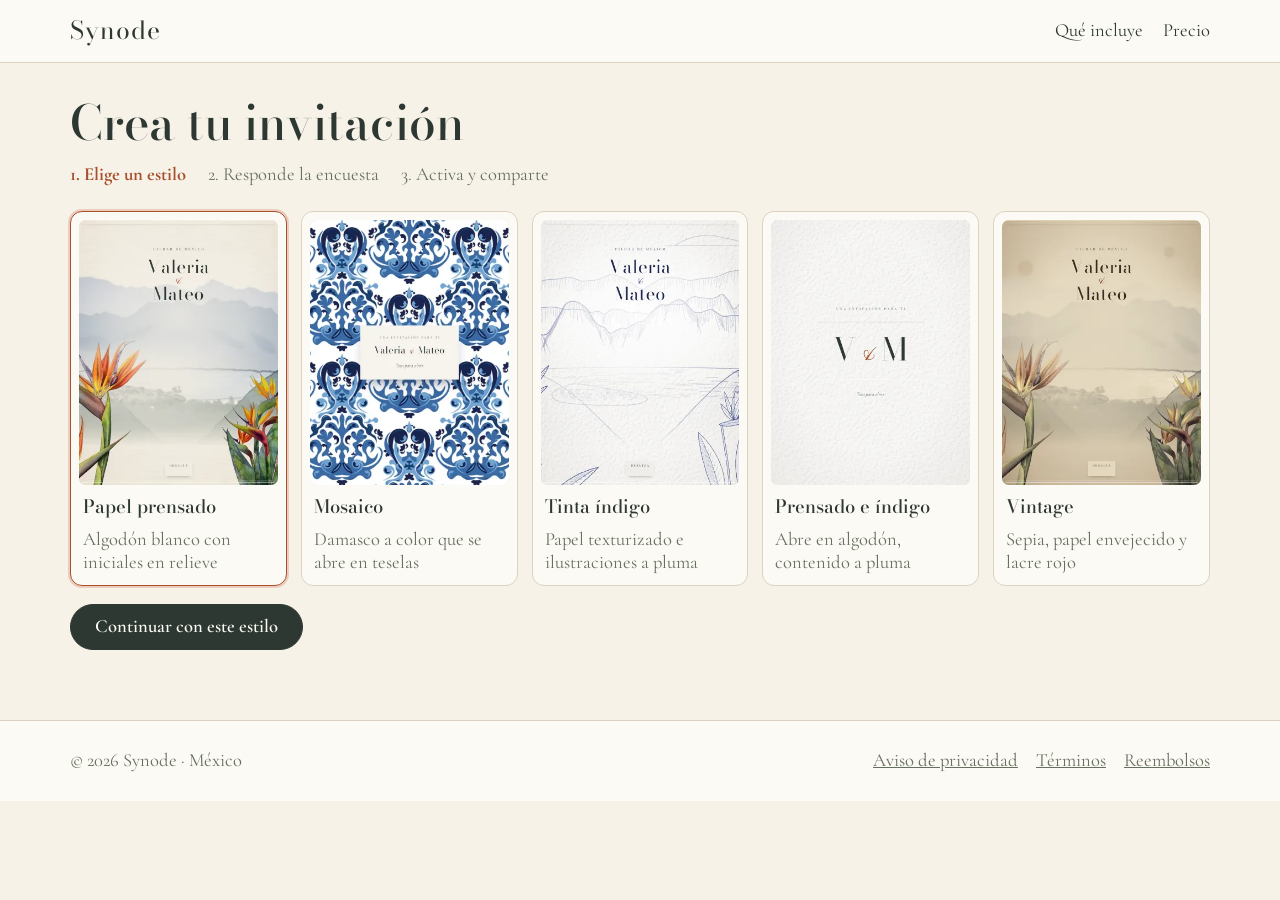
<file: plantillas/index.html>
<!doctype html>
<html lang="es">
<head>
  <meta charset="utf-8">
  <meta name="viewport" content="width=device-width, initial-scale=1, viewport-fit=cover">
  <title>Crea tu invitación de boda digital · Plantillas Synode</title>
  <meta name="description" content="Elige una de cinco plantillas de invitación de boda digital, responde una encuesta breve y mira tu invitación en vivo. Incluidas en Synode Premium por $380 MXN.">
  <link rel="canonical" href="https://synode.space/plantillas/">
  <meta name="theme-color" content="#F7F2E8">
  <link rel="icon" href="../img/favicon.svg" type="image/svg+xml">
  <link rel="preconnect" href="https://fonts.googleapis.com">
  <link rel="preconnect" href="https://fonts.gstatic.com" crossorigin>
  <link rel="stylesheet" href="https://fonts.googleapis.com/css2?family=Bodoni+Moda:ital,opsz,wght@0,6..96,400..700;1,6..96,400..600&family=Cormorant+Garamond:ital,wght@0,400;0,500;0,600;0,700;1,400&display=swap">
  <link rel="stylesheet" href="../css/marca.css">
  <style>
    .editor { padding: 34px 0 70px; }
    .pasos { display: flex; flex-wrap: wrap; gap: 6px 22px; margin: 0 0 22px; padding: 0; list-style: none; color: var(--suave); }
    .pasos li[aria-current="step"] { color: var(--acento); font-weight: 700; }
    .estilos { display: grid; grid-template-columns: repeat(auto-fit, minmax(min(100%, 200px), 1fr)); gap: 14px; }
    .estilo { display: grid; gap: 8px; padding: 8px 8px 12px; text-align: left; border: 1px solid var(--linea); border-radius: 12px; background: var(--claro); color: inherit; font: inherit; cursor: pointer; }
    .estilo:hover { border-color: var(--acento); }
    .estilo[aria-pressed="true"] { border-color: var(--acento); box-shadow: 0 0 0 2px #EBCDBE; }
    .estilo img { width: 100%; aspect-ratio: 3 / 4; object-fit: cover; object-position: top; border-radius: 7px; background: var(--sombra); }
    .estilo b { font-family: var(--display); font-weight: 500; font-size: 1.15rem; padding: 0 4px; }
    .estilo span { padding: 0 4px; color: var(--suave); line-height: 1.2; }
    .trabajo { display: grid; grid-template-columns: minmax(0, 1fr) minmax(320px, 430px); gap: 24px; align-items: start; }
    @media (max-width: 900px) { .trabajo { grid-template-columns: 1fr; } }
    .vista { position: sticky; top: 14px; }
    @media (max-width: 900px) { .vista { position: static; } }
    .vista iframe { display: block; width: 100%; height: min(78vh, 760px); border: 1px solid var(--linea); border-radius: 18px; background: var(--claro); }
    fieldset { margin: 0 0 16px; padding: 14px 16px; border: 1px solid var(--linea); border-radius: 12px; background: var(--claro); }
    legend { padding: 0 6px; font-family: var(--display); font-size: 1.15rem; }
    .campos { display: grid; grid-template-columns: repeat(2, minmax(0, 1fr)); gap: 10px 12px; }
    @media (max-width: 520px) { .campos { grid-template-columns: 1fr; } }
    .campo { display: grid; gap: 3px; font-size: 1rem; }
    .campo.ancho { grid-column: 1 / -1; }
    .campo small { color: var(--suave); }
    .campo input, .campo textarea, .campo select, #nombres { width: 100%; padding: 8px 10px; border: 1px solid var(--linea); border-radius: 7px; background: #fff; color: inherit; font: inherit; }
    .acciones { display: flex; flex-wrap: wrap; gap: 10px; margin-top: 18px; }
    .enlaces { display: grid; gap: 6px; margin-top: 12px; }
    .enlace { display: flex; align-items: center; justify-content: space-between; gap: 8px; padding: 6px 10px; border: 1px solid var(--linea); border-radius: 7px; background: #fff; }
    .enlace span { min-width: 0; overflow-wrap: anywhere; }
    .premium { margin-top: 18px; padding: 18px; border-radius: 12px; background: var(--tinta); color: #F7F2E8; }
    .premium h3 { margin: 0 0 6px; font-family: var(--display); font-weight: 500; }
    .premium p { margin: 0 0 12px; }
    [hidden] { display: none !important; }
  </style>
</head>
<body>
<header class="barra"><div class="ancho">
  <a class="logo" href="../">Synode</a>
  <nav aria-label="Principal"><a href="../#incluye">Qué incluye</a><a href="../#precio">Precio</a></nav>
</div></header>

<main class="editor"><div class="ancho">
  <h1 class="titulo">Crea tu invitación</h1>
  <ol class="pasos">
    <li data-paso="1">1. Elige un estilo</li>
    <li data-paso="2">2. Responde la encuesta</li>
    <li data-paso="3">3. Activa y comparte</li>
  </ol>

  <section id="paso-1" aria-label="Elige un estilo">
    <div class="estilos" id="estilos"></div>
    <div class="acciones"><button class="btn" type="button" data-ir="2">Continuar con este estilo</button></div>
  </section>

  <div class="trabajo" id="trabajo" hidden>
    <div>
      <form id="encuesta" autocomplete="off" hidden>
        <fieldset><legend>La pareja</legend><div class="campos">
          <label class="campo"><span>Primer nombre *</span><input name="uno" maxlength="40" required placeholder="Valeria"></label>
          <label class="campo"><span>Segundo nombre *</span><input name="dos" maxlength="40" required placeholder="Mateo"></label>
          <label class="campo"><span>Padres de la primera persona</span><input name="padres1" maxlength="120"><small>Si lo dejas vacío, no aparece.</small></label>
          <label class="campo"><span>Padres de la segunda persona</span><input name="padres2" maxlength="120"></label>
          <label class="campo ancho"><span>Mensaje de invitación</span><textarea name="mensaje" rows="2" maxlength="160" placeholder="Queremos invitarte a conmemorar esta unión."></textarea></label>
        </div></fieldset>
        <fieldset><legend>Fecha y ceremonia</legend><div class="campos">
          <label class="campo"><span>Fecha *</span><input name="fecha" type="date" required></label>
          <label class="campo"><span>Hora *</span><input name="hora" type="time" value="13:00" required><small>Hora del centro de México.</small></label>
          <label class="campo"><span>Tipo de ceremonia</span><select name="tipo"><option>Ceremonia civil</option><option>Ceremonia religiosa</option><option>Ceremonia simbólica</option></select></label>
          <label class="campo"><span>Ciudad</span><input name="ciudad" maxlength="60" placeholder="Ciudad de México"></label>
          <label class="campo"><span>Lugar</span><input name="lugar" maxlength="90" placeholder="Nombre del lugar"></label>
          <label class="campo"><span>Dirección</span><input name="direccion" maxlength="160" placeholder="Calle, colonia, ciudad"></label>
        </div></fieldset>
        <fieldset><legend>Recepción e itinerario</legend><div class="campos">
          <label class="campo"><span>Lugar de recepción</span><input name="lugarRecepcion" maxlength="90"></label>
          <label class="campo"><span>Hora de recepción</span><input name="horaRecepcion" type="time"></label>
          <label class="campo ancho"><span>Dirección de recepción</span><input name="direccionRecepcion" maxlength="160"></label>
          <label class="campo ancho"><span>Itinerario, uno por renglón</span><textarea name="itinerario" rows="5" maxlength="500" placeholder="13:00 Ceremonia&#10;14:00 Cóctel&#10;16:00 Cena&#10;18:00 Primer baile"></textarea></label>
        </div></fieldset>
        <fieldset><legend>Detalles para tus invitados</legend><div class="campos">
          <label class="campo"><span>Código de vestimenta</span><input name="vestimenta" maxlength="50" placeholder="Formal"></label>
          <label class="campo"><span>Hashtag</span><input name="hashtag" maxlength="40" placeholder="#ValeriaYMateo"></label>
          <label class="campo ancho"><span>Nota de vestimenta</span><input name="vestimentaNota" maxlength="180"></label>
          <label class="campo ancho"><span>Mesa de regalos</span><textarea name="regalos" rows="2" maxlength="220"></textarea></label>
          <label class="campo ancho"><span>Mensaje de despedida</span><input name="gracias" maxlength="100" placeholder="Gracias por ser parte de nuestra historia"></label>
        </div></fieldset>
        <fieldset><legend>Confirmaciones</legend><div class="campos">
          <label class="campo"><span>WhatsApp para confirmar</span><input name="whatsapp" inputmode="tel" maxlength="16" placeholder="5215512345678"><small>Con lada de país, solo números. Será visible para quien reciba el enlace.</small></label>
          <label class="campo"><span>O correo para confirmar</span><input name="correo" type="email" maxlength="120"></label>
          <label class="campo ancho"><span>Confirmar antes del</span><input name="confirmarAntes" maxlength="50" placeholder="15 de diciembre"></label>
        </div></fieldset>
        <p class="nota" id="error" role="alert" hidden></p>
        <div class="acciones">
          <button class="btn sec" type="button" data-ir="1">Cambiar estilo</button>
          <button class="btn" type="button" data-ir="3">Continuar</button>
        </div>
      </form>

      <section id="paso-3" hidden aria-label="Activa tus enlaces">
        <div id="sin-premium">
          <div class="premium">
            <h3>Tu invitación está lista para activarse</h3>
            <p>Con Synode Premium, $380 MXN en pago único, obtienes tu plantilla, enlaces personales con confirmación, invitados en la nube y acomodo de mesas.</p>
            <a class="btn claro" id="comprar" href="https://buy.stripe.com/00waEW4Vxgv0gq338Ddby00" rel="noopener">Activar Premium</a>
            <p class="acepta">Al comprar aceptas los <a href="../terminos/">Términos</a>, la <a href="../reembolsos/">Política de reembolso</a> (7 días) y el <a href="../aviso-de-privacidad/">Aviso de privacidad</a>.</p>
          </div>
          <p class="nota">Tus respuestas quedan guardadas en este navegador.</p>
        </div>
        <div id="con-premium" hidden>
          <fieldset><legend>Tu invitación</legend>
            <div class="acciones" style="margin-top:0">
              <button class="btn" type="button" id="copiar">Copiar enlace general</button>
              <a class="btn sec" id="abrir" target="_blank" rel="noopener">Abrir invitación</a>
            </div>
            <p class="nota" id="copiado" role="status"></p>
          </fieldset>
          <fieldset><legend>Enlaces personales</legend>
            <label class="campo"><span>Nombres de tus invitados, uno por renglón</span><textarea id="nombres" rows="5" placeholder="Familia López&#10;Ana Torres"></textarea></label>
            <small style="color:var(--suave)">Cada persona ve su nombre en la invitación y lo encuentra listo al confirmar.</small>
            <div class="enlaces" id="enlaces"></div>
          </fieldset>
        </div>
        <div class="acciones"><button class="btn sec" type="button" data-ir="2">Editar respuestas</button></div>
      </section>
    </div>
    <aside class="vista" aria-label="Vista previa"><iframe id="vista" title="Vista previa de tu invitación"></iframe></aside>
  </div>
</div></main>
<footer class="pie-legal"><div class="ancho"><span>© 2026 Synode · México</span><nav aria-label="Legal"><a href="../aviso-de-privacidad/">Aviso de privacidad</a><a href="../terminos/">Términos</a><a href="../reembolsos/">Reembolsos</a></nav></div></footer>

<script src="../js/nube-config.js"></script>
<script>
(function () {
  "use strict";
  var ESTILOS = [
    { id: "sello", nombre: "Papel prensado", nota: "Algodón blanco con iniciales en relieve" },
    { id: "mosaico", nombre: "Mosaico", nota: "Damasco a color que se abre en teselas" },
    { id: "tinta", nombre: "Tinta índigo", nota: "Papel texturizado e ilustraciones a pluma" },
    { id: "prensado-indigo", nombre: "Prensado e índigo", nota: "Abre en algodón, contenido a pluma" },
    { id: "vintage", nombre: "Vintage", nota: "Sepia, papel envejecido y lacre rojo" }
  ];
  var CLAVE = "synode-plantilla-borrador", $ = function (s) { return document.querySelector(s); };
  var form = $("#encuesta"), estado = { estilo: "sello", datos: {} }, temporizador = null, turno = 0;
  try { var g = JSON.parse(localStorage.getItem(CLAVE)); if (g && g.datos) estado = { estilo: ESTILOS.some(function (e) { return e.id === g.estilo; }) ? g.estilo : "sello", datos: g.datos }; } catch (e) {}
  var pedido = new URLSearchParams(location.search).get("estilo");
  if (ESTILOS.some(function (e) { return e.id === pedido; })) estado.estilo = pedido;

  function guardar() { try { localStorage.setItem(CLAVE, JSON.stringify(estado)); } catch (e) {} }
  function codificar() {
    var d = {};
    Object.keys(estado.datos).forEach(function (k) { if (estado.datos[k]) d[k] = estado.datos[k]; });
    var b = new TextEncoder().encode(JSON.stringify(d)), s = "";
    for (var i = 0; i < b.length; i++) s += String.fromCharCode(b[i]);
    return btoa(s).replace(/\+/g, "-").replace(/\//g, "_").replace(/=+$/, "");
  }
  function enlace(para) {
    var u = new URL("vista/", location.href);
    u.search = "?variante=" + encodeURIComponent(estado.estilo);
    u.hash = "d=" + codificar() + (para ? "&p=" + encodeURIComponent(para) : "");
    return u.href;
  }
  function pintarEstilos() {
    $("#estilos").innerHTML = ESTILOS.map(function (e) {
      return '<button class="estilo" type="button" data-estilo="' + e.id + '" aria-pressed="' + (e.id === estado.estilo) + '">' +
        '<img src="../img/plantillas/' + e.id + '.webp" alt="" width="360" height="480" loading="lazy"><b>' + e.nombre + '</b><span>' + e.nota + '</span></button>';
    }).join("");
  }
  function actualizarVista() {
    var f = $("#vista"), y = 0;
    try { y = f.contentWindow.scrollY || 0; } catch (e) {}
    turno++;
    f.onload = function () { try { f.contentWindow.scrollTo(0, y); } catch (e) {} };
    var u = new URL("vista/", location.href);
    u.search = "?variante=" + encodeURIComponent(estado.estilo) + "&vista=1&t=" + turno;
    u.hash = "d=" + codificar();
    f.src = u.href;
  }
  function validar() {
    var faltan = ["uno", "dos", "fecha", "hora"].filter(function (k) { return !String(estado.datos[k] || "").trim(); });
    var e = $("#error");
    e.hidden = !faltan.length;
    e.textContent = faltan.length ? "Completa los nombres, la fecha y la hora." : "";
    if (faltan.length) { var c = form.elements[faltan[0]]; if (c) c.focus(); return false; }
    return true;
  }
  function pasos(n) {
    $("#paso-1").hidden = n !== 1; $("#trabajo").hidden = n === 1; form.hidden = n !== 2; $("#paso-3").hidden = n !== 3;
    document.querySelectorAll(".pasos li").forEach(function (l) { if (+l.dataset.paso === n) l.setAttribute("aria-current", "step"); else l.removeAttribute("aria-current"); });
    if (n > 1) actualizarVista();
    if (n === 3) revisarPremium();
    scrollTo(0, 0);
  }
  // Los enlaces para compartir son parte de Premium
  async function revisarPremium() {
    var c = window.SYNODE_NUBE || {}, activa = !!(c.url && c.anonKey), ok = false;
    if (activa) {
      $("#comprar").href = "../planeacion/#invitados";
      try {
        var s = JSON.parse(localStorage.getItem("synode-nube-sesion"));
        if (s && s.id && Date.now() < s.expira) {
          var r = await fetch(c.url + "/rest/v1/nube_accesos?select=estado&user_id=eq." + encodeURIComponent(s.id), { headers: { apikey: c.anonKey, authorization: "Bearer " + s.access } });
          if (r.ok) { var f = await r.json(); ok = !!(f[0] && f[0].estado === "pagado"); }
        }
      } catch (e) { ok = false; }
    }
    $("#sin-premium").hidden = ok; $("#con-premium").hidden = !ok;
    if (ok) { $("#abrir").href = enlace(); pintarEnlaces(); }
  }
  function pintarEnlaces() {
    var cont = $("#enlaces"); cont.textContent = "";
    $("#nombres").value.split(/\r?\n/).map(function (n) { return n.trim().slice(0, 60); }).filter(Boolean).slice(0, 500).forEach(function (n) {
      var f = document.createElement("div"), t = document.createElement("span"), b = document.createElement("button");
      f.className = "enlace"; t.textContent = n; b.type = "button"; b.className = "btn sec chico"; b.textContent = "Copiar enlace"; b.dataset.para = n;
      f.append(t, b); cont.appendChild(f);
    });
  }
  async function copiar(texto, boton) {
    try { await navigator.clipboard.writeText(texto); if (boton) { boton.textContent = "Copiado"; } else $("#copiado").textContent = "Enlace copiado."; }
    catch (e) { prompt("Copia este enlace:", texto); }
  }
  Object.keys(estado.datos).forEach(function (k) { if (form.elements[k]) form.elements[k].value = estado.datos[k]; });
  estado.datos.hora = form.elements.hora.value; estado.datos.tipo = form.elements.tipo.value;
  pintarEstilos();
  $("#estilos").addEventListener("click", function (e) { var b = e.target.closest("[data-estilo]"); if (b) { estado.estilo = b.dataset.estilo; guardar(); pintarEstilos(); } });
  form.addEventListener("input", function (e) {
    if (!e.target.name) return;
    estado.datos[e.target.name] = e.target.value; guardar();
    clearTimeout(temporizador); temporizador = setTimeout(actualizarVista, 450);
  });
  form.addEventListener("submit", function (e) { e.preventDefault(); });
  document.addEventListener("click", function (e) {
    var b = e.target.closest("[data-ir]");
    if (b) { var n = +b.dataset.ir; if (n === 3 && !validar()) return; pasos(n); return; }
    var c = e.target.closest("[data-para]");
    if (c) copiar(enlace(c.dataset.para), c);
  });
  $("#copiar").addEventListener("click", function () { copiar(enlace()); });
  $("#nombres").addEventListener("input", pintarEnlaces);
  pasos(pedido ? 2 : 1);
})();
</script>
</body>
</html>
</file>
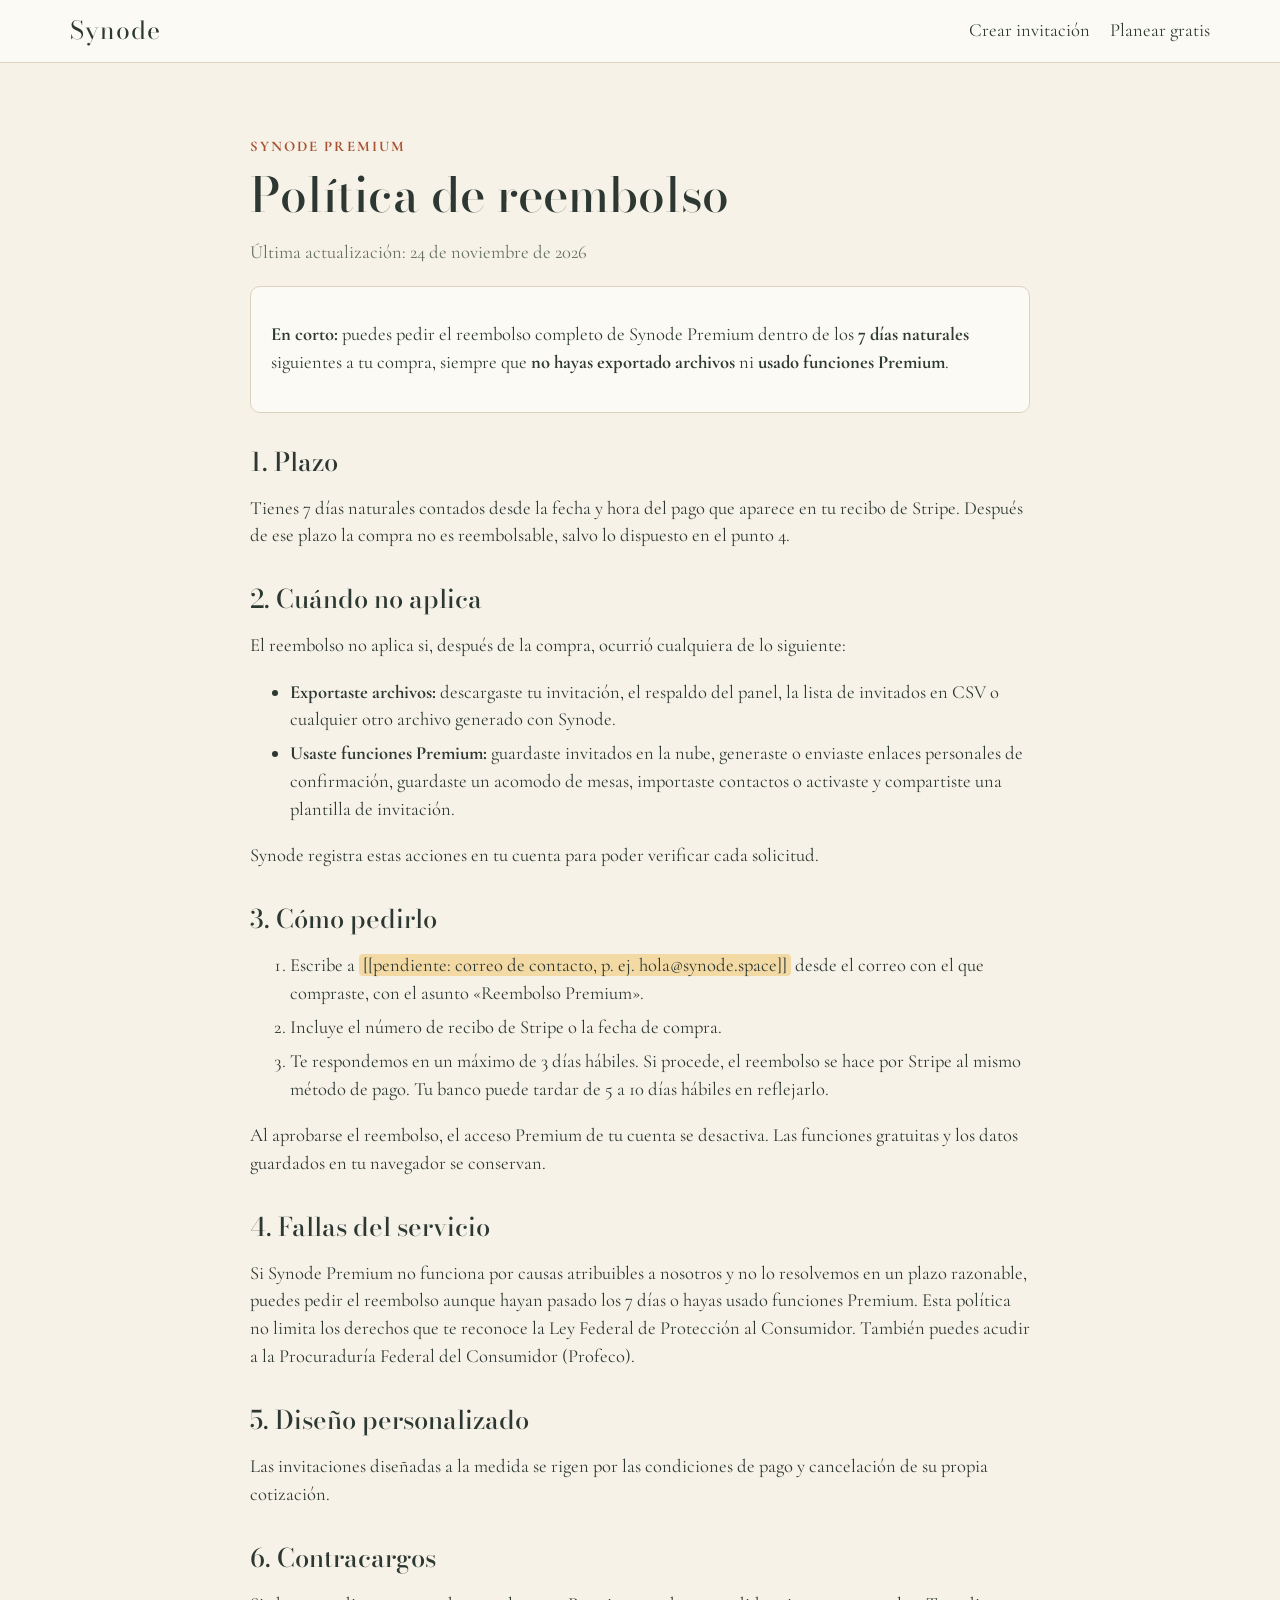
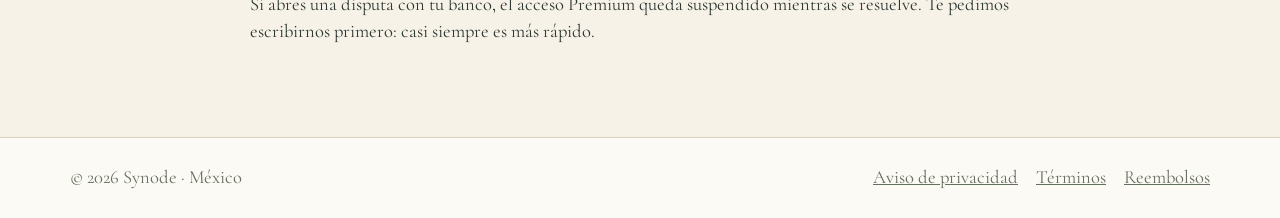
<file: reembolsos/index.html>
<!doctype html>
<html lang="es-MX">
<head>
  <meta charset="utf-8">
  <meta name="viewport" content="width=device-width, initial-scale=1, viewport-fit=cover">
  <title>Política de reembolso · Synode</title>
  <meta name="description" content="Reembolso de Synode Premium dentro de los primeros 7 días naturales, salvo que se hayan exportado archivos o usado funciones Premium.">
  <link rel="canonical" href="https://synode.space/reembolsos/">
  <meta name="theme-color" content="#F7F2E8">
  <link rel="icon" href="../img/favicon.svg" type="image/svg+xml">
  <link rel="preconnect" href="https://fonts.googleapis.com">
  <link rel="preconnect" href="https://fonts.gstatic.com" crossorigin>
  <link rel="stylesheet" href="https://fonts.googleapis.com/css2?family=Bodoni+Moda:ital,opsz,wght@0,6..96,400..700;1,6..96,400..600&family=Cormorant+Garamond:ital,wght@0,400;0,500;0,600;0,700;1,400&display=swap">
  <link rel="stylesheet" href="../css/marca.css">
</head>
<body>
<header class="barra"><div class="ancho"><a class="logo" href="../">Synode</a><nav aria-label="Principal"><a href="../plantillas/">Crear invitación</a><a href="../planeacion/">Planear gratis</a></nav></div></header>
<main class="ancho legal">
  <p class="volada">Synode Premium</p>
  <h1 class="titulo">Política de reembolso</h1>
  <p class="fecha">Última actualización: 24 de noviembre de 2026</p>

  <div class="caja"><p><b>En corto:</b> puedes pedir el reembolso completo de Synode Premium dentro de los <b>7 días naturales</b> siguientes a tu compra, siempre que <b>no hayas exportado archivos</b> ni <b>usado funciones Premium</b>.</p></div>

  <h2>1. Plazo</h2>
  <p>Tienes 7 días naturales contados desde la fecha y hora del pago que aparece en tu recibo de Stripe. Después de ese plazo la compra no es reembolsable, salvo lo dispuesto en el punto 4.</p>

  <h2>2. Cuándo no aplica</h2>
  <p>El reembolso no aplica si, después de la compra, ocurrió cualquiera de lo siguiente:</p>
  <ul>
    <li><b>Exportaste archivos:</b> descargaste tu invitación, el respaldo del panel, la lista de invitados en CSV o cualquier otro archivo generado con Synode.</li>
    <li><b>Usaste funciones Premium:</b> guardaste invitados en la nube, generaste o enviaste enlaces personales de confirmación, guardaste un acomodo de mesas, importaste contactos o activaste y compartiste una plantilla de invitación.</li>
  </ul>
  <p>Synode registra estas acciones en tu cuenta para poder verificar cada solicitud.</p>

  <h2>3. Cómo pedirlo</h2>
  <ol>
    <li>Escribe a <span class="pendiente">[[pendiente: correo de contacto, p. ej. hola@synode.space]]</span> desde el correo con el que compraste, con el asunto «Reembolso Premium».</li>
    <li>Incluye el número de recibo de Stripe o la fecha de compra.</li>
    <li>Te respondemos en un máximo de 3 días hábiles. Si procede, el reembolso se hace por Stripe al mismo método de pago. Tu banco puede tardar de 5 a 10 días hábiles en reflejarlo.</li>
  </ol>
  <p>Al aprobarse el reembolso, el acceso Premium de tu cuenta se desactiva. Las funciones gratuitas y los datos guardados en tu navegador se conservan.</p>

  <h2>4. Fallas del servicio</h2>
  <p>Si Synode Premium no funciona por causas atribuibles a nosotros y no lo resolvemos en un plazo razonable, puedes pedir el reembolso aunque hayan pasado los 7 días o hayas usado funciones Premium. Esta política no limita los derechos que te reconoce la Ley Federal de Protección al Consumidor. También puedes acudir a la Procuraduría Federal del Consumidor (Profeco).</p>

  <h2>5. Diseño personalizado</h2>
  <p>Las invitaciones diseñadas a la medida se rigen por las condiciones de pago y cancelación de su propia cotización.</p>

  <h2>6. Contracargos</h2>
  <p>Si abres una disputa con tu banco, el acceso Premium queda suspendido mientras se resuelve. Te pedimos escribirnos primero: casi siempre es más rápido.</p>

</main>
<footer class="pie-legal"><div class="ancho"><span>© 2026 Synode · México</span><nav aria-label="Legal"><a href="../aviso-de-privacidad/">Aviso de privacidad</a><a href="../terminos/">Términos</a><a href="../reembolsos/">Reembolsos</a></nav></div></footer>
</body>
</html>
</file>
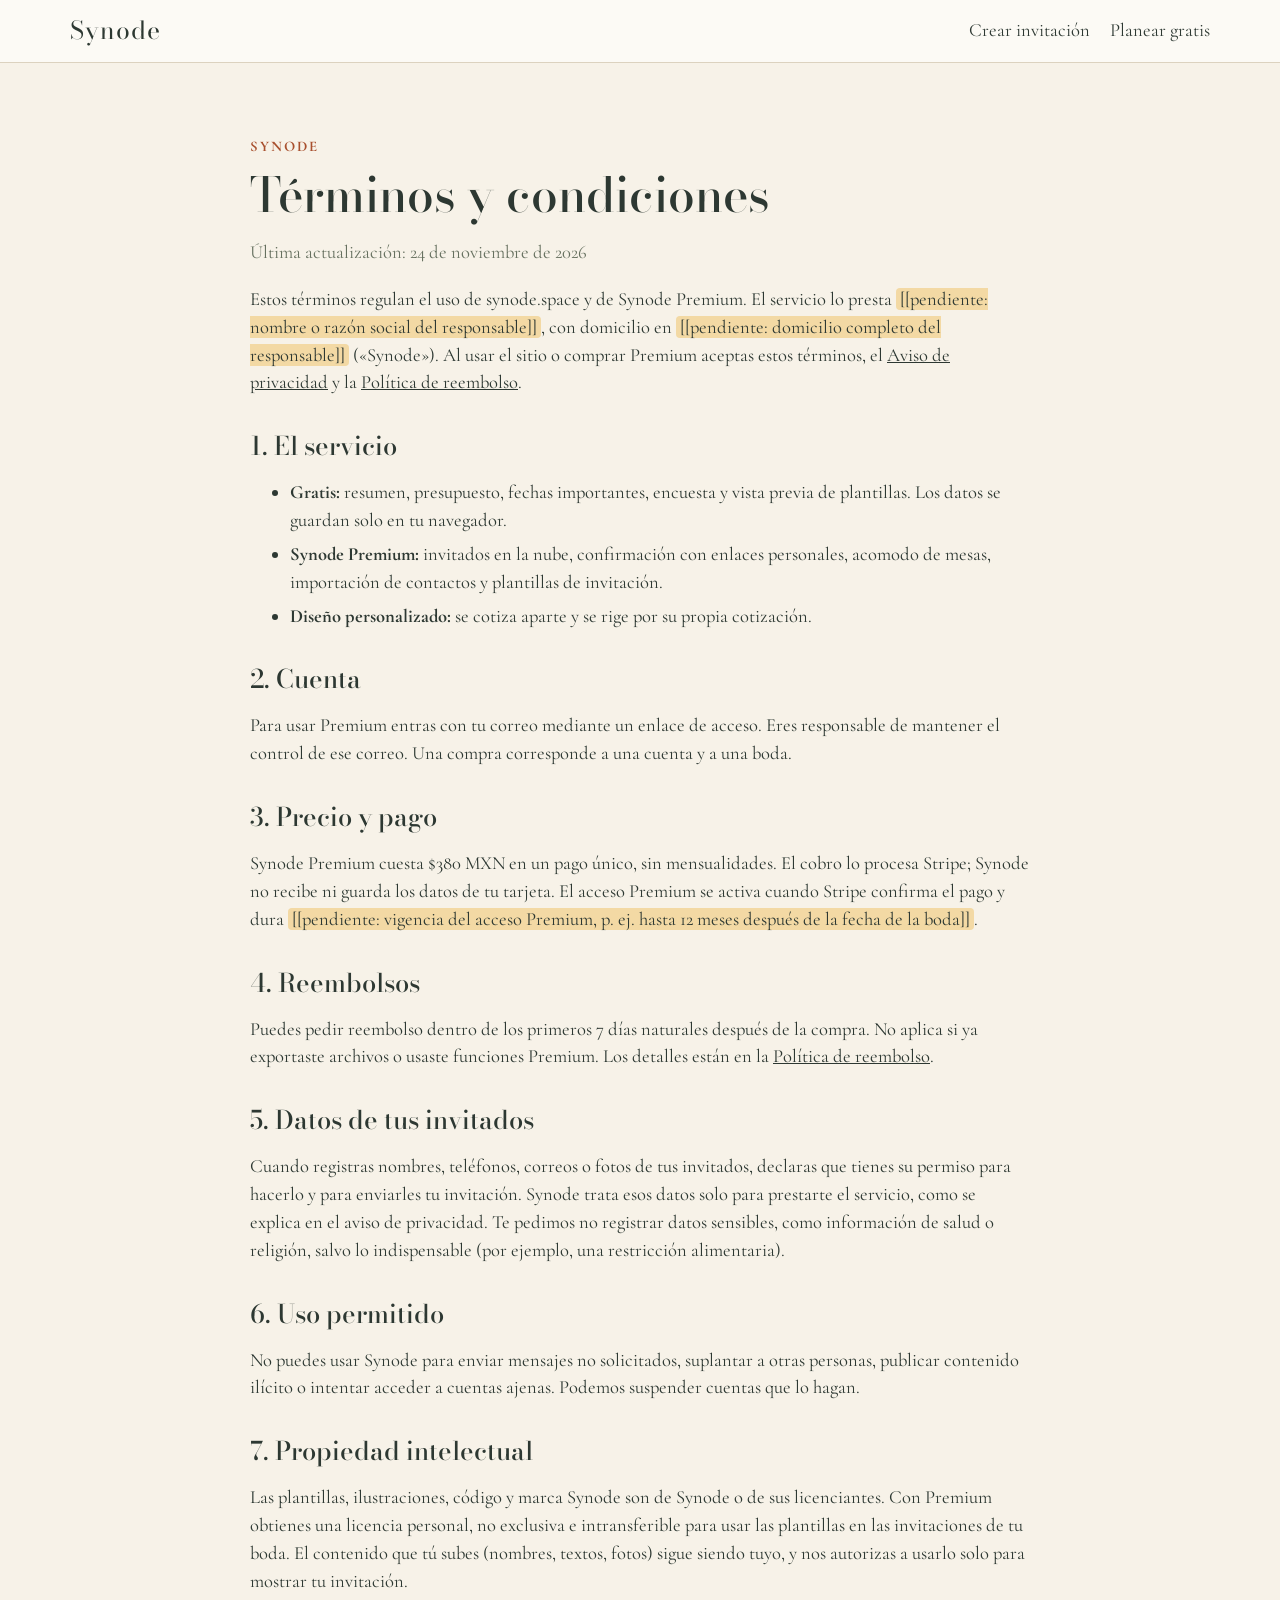
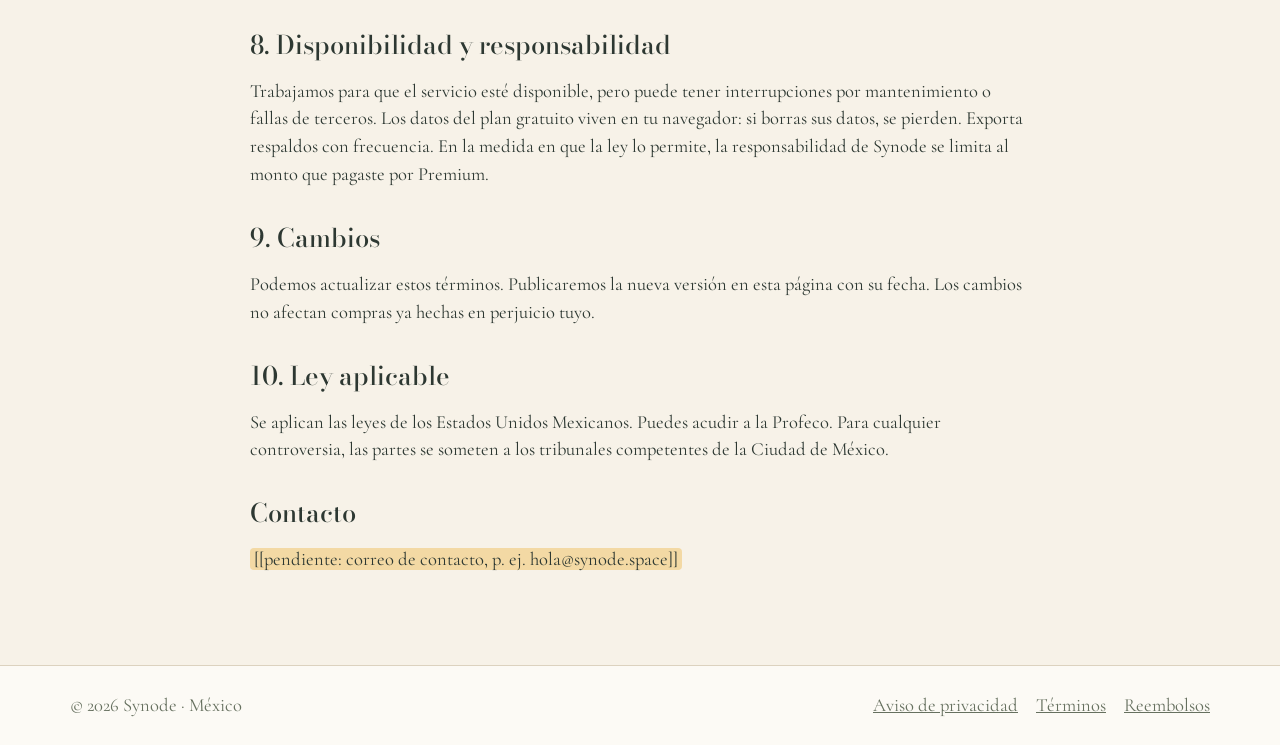
<file: terminos/index.html>
<!doctype html>
<html lang="es-MX">
<head>
  <meta charset="utf-8">
  <meta name="viewport" content="width=device-width, initial-scale=1, viewport-fit=cover">
  <title>Términos y condiciones · Synode</title>
  <meta name="description" content="Términos y condiciones de uso de Synode: planeador de boda gratuito, Synode Premium por pago único y plantillas de invitación.">
  <link rel="canonical" href="https://synode.space/terminos/">
  <meta name="theme-color" content="#F7F2E8">
  <link rel="icon" href="../img/favicon.svg" type="image/svg+xml">
  <link rel="preconnect" href="https://fonts.googleapis.com">
  <link rel="preconnect" href="https://fonts.gstatic.com" crossorigin>
  <link rel="stylesheet" href="https://fonts.googleapis.com/css2?family=Bodoni+Moda:ital,opsz,wght@0,6..96,400..700;1,6..96,400..600&family=Cormorant+Garamond:ital,wght@0,400;0,500;0,600;0,700;1,400&display=swap">
  <link rel="stylesheet" href="../css/marca.css">
</head>
<body>
<header class="barra"><div class="ancho"><a class="logo" href="../">Synode</a><nav aria-label="Principal"><a href="../plantillas/">Crear invitación</a><a href="../planeacion/">Planear gratis</a></nav></div></header>
<main class="ancho legal">
  <p class="volada">Synode</p>
  <h1 class="titulo">Términos y condiciones</h1>
  <p class="fecha">Última actualización: 24 de noviembre de 2026</p>

  <p>Estos términos regulan el uso de synode.space y de Synode Premium. El servicio lo presta <span class="pendiente">[[pendiente: nombre o razón social del responsable]]</span>, con domicilio en <span class="pendiente">[[pendiente: domicilio completo del responsable]]</span> («Synode»). Al usar el sitio o comprar Premium aceptas estos términos, el <a href="../aviso-de-privacidad/">Aviso de privacidad</a> y la <a href="../reembolsos/">Política de reembolso</a>.</p>

  <h2>1. El servicio</h2>
  <ul>
    <li><b>Gratis:</b> resumen, presupuesto, fechas importantes, encuesta y vista previa de plantillas. Los datos se guardan solo en tu navegador.</li>
    <li><b>Synode Premium:</b> invitados en la nube, confirmación con enlaces personales, acomodo de mesas, importación de contactos y plantillas de invitación.</li>
    <li><b>Diseño personalizado:</b> se cotiza aparte y se rige por su propia cotización.</li>
  </ul>

  <h2>2. Cuenta</h2>
  <p>Para usar Premium entras con tu correo mediante un enlace de acceso. Eres responsable de mantener el control de ese correo. Una compra corresponde a una cuenta y a una boda.</p>

  <h2>3. Precio y pago</h2>
  <p>Synode Premium cuesta $380 MXN en un pago único, sin mensualidades. El cobro lo procesa Stripe; Synode no recibe ni guarda los datos de tu tarjeta. El acceso Premium se activa cuando Stripe confirma el pago y dura <span class="pendiente">[[pendiente: vigencia del acceso Premium, p. ej. hasta 12 meses después de la fecha de la boda]]</span>.</p>

  <h2>4. Reembolsos</h2>
  <p>Puedes pedir reembolso dentro de los primeros 7 días naturales después de la compra. No aplica si ya exportaste archivos o usaste funciones Premium. Los detalles están en la <a href="../reembolsos/">Política de reembolso</a>.</p>

  <h2>5. Datos de tus invitados</h2>
  <p>Cuando registras nombres, teléfonos, correos o fotos de tus invitados, declaras que tienes su permiso para hacerlo y para enviarles tu invitación. Synode trata esos datos solo para prestarte el servicio, como se explica en el aviso de privacidad. Te pedimos no registrar datos sensibles, como información de salud o religión, salvo lo indispensable (por ejemplo, una restricción alimentaria).</p>

  <h2>6. Uso permitido</h2>
  <p>No puedes usar Synode para enviar mensajes no solicitados, suplantar a otras personas, publicar contenido ilícito o intentar acceder a cuentas ajenas. Podemos suspender cuentas que lo hagan.</p>

  <h2>7. Propiedad intelectual</h2>
  <p>Las plantillas, ilustraciones, código y marca Synode son de Synode o de sus licenciantes. Con Premium obtienes una licencia personal, no exclusiva e intransferible para usar las plantillas en las invitaciones de tu boda. El contenido que tú subes (nombres, textos, fotos) sigue siendo tuyo, y nos autorizas a usarlo solo para mostrar tu invitación.</p>

  <h2>8. Disponibilidad y responsabilidad</h2>
  <p>Trabajamos para que el servicio esté disponible, pero puede tener interrupciones por mantenimiento o fallas de terceros. Los datos del plan gratuito viven en tu navegador: si borras sus datos, se pierden. Exporta respaldos con frecuencia. En la medida en que la ley lo permite, la responsabilidad de Synode se limita al monto que pagaste por Premium.</p>

  <h2>9. Cambios</h2>
  <p>Podemos actualizar estos términos. Publicaremos la nueva versión en esta página con su fecha. Los cambios no afectan compras ya hechas en perjuicio tuyo.</p>

  <h2>10. Ley aplicable</h2>
  <p>Se aplican las leyes de los Estados Unidos Mexicanos. Puedes acudir a la Profeco. Para cualquier controversia, las partes se someten a los tribunales competentes de la Ciudad de México.</p>

  <h2>Contacto</h2>
  <p><span class="pendiente">[[pendiente: correo de contacto, p. ej. hola@synode.space]]</span></p>

</main>
<footer class="pie-legal"><div class="ancho"><span>© 2026 Synode · México</span><nav aria-label="Legal"><a href="../aviso-de-privacidad/">Aviso de privacidad</a><a href="../terminos/">Términos</a><a href="../reembolsos/">Reembolsos</a></nav></div></footer>
</body>
</html>
</file>
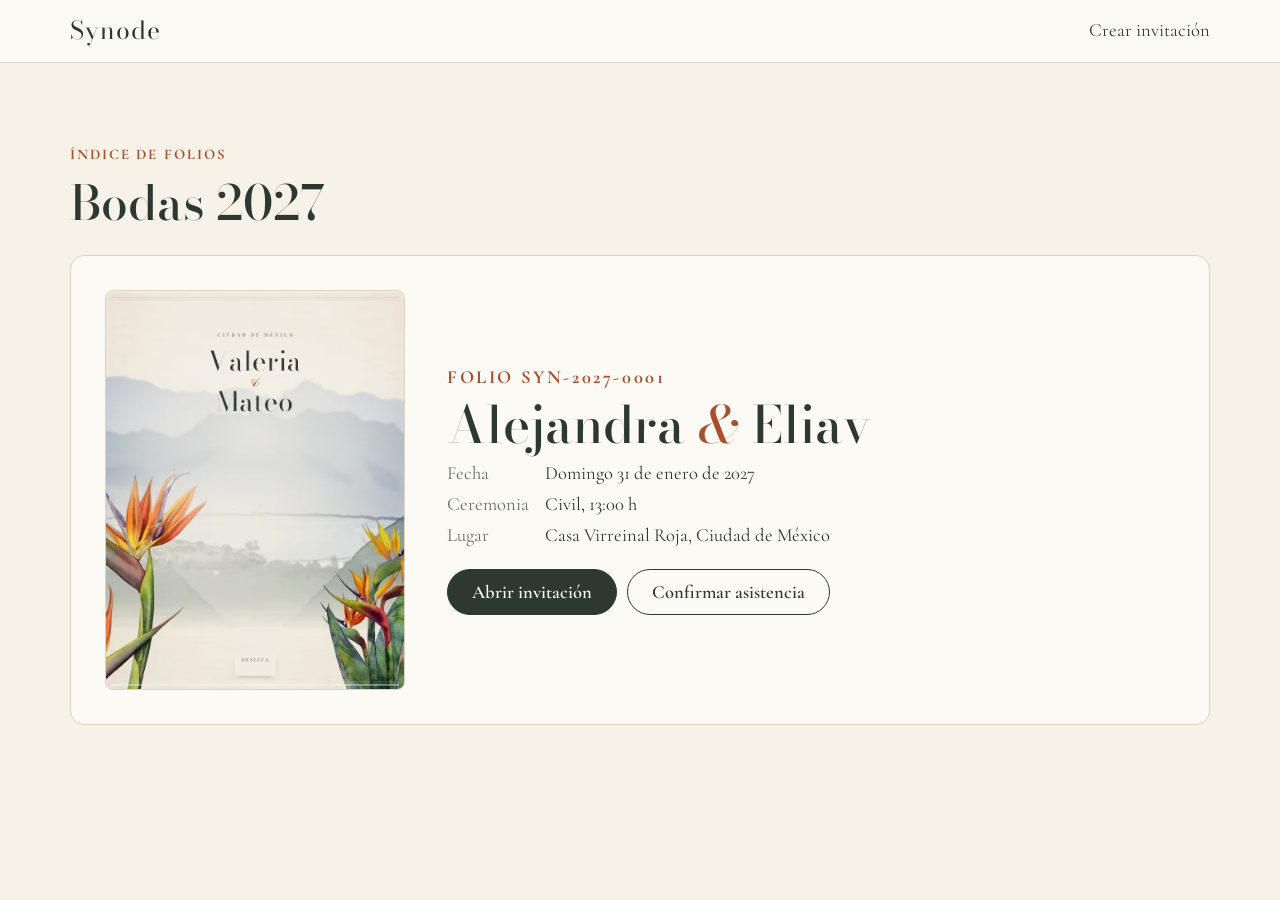
<file: bodas/2027/index.html>
<!doctype html>
<html lang="es-MX">
<head>
  <meta charset="utf-8">
  <meta name="viewport" content="width=device-width, initial-scale=1, viewport-fit=cover">
  <title>Bodas 2027 · Synode</title>
  <meta name="description" content="Índice de bodas 2027 en Synode.">
  <meta name="robots" content="noindex, nofollow">
  <meta name="theme-color" content="#F7F2E8">
  <link rel="icon" href="../../img/favicon.svg" type="image/svg+xml">
  <link rel="preconnect" href="https://fonts.googleapis.com">
  <link rel="preconnect" href="https://fonts.gstatic.com" crossorigin>
  <link rel="stylesheet" href="https://fonts.googleapis.com/css2?family=Bodoni+Moda:ital,opsz,wght@0,6..96,400..700;1,6..96,400..600&family=Cormorant+Garamond:ital,wght@0,400;0,500;0,600;0,700;1,400&display=swap">
  <link rel="stylesheet" href="../../css/marca.css">
  <style>
    main { padding-block: clamp(40px, 8vw, 80px); }
    .folio { display: grid; grid-template-columns: minmax(0, 300px) minmax(0, 1fr); gap: clamp(20px, 4vw, 42px); align-items: center; margin-top: 26px; padding: clamp(18px, 4vw, 34px); border: 1px solid var(--linea); border-radius: 14px; background: var(--claro); }
    .folio img { display: block; width: 100%; aspect-ratio: 3 / 4; object-fit: cover; object-position: top; border-radius: 8px; border: 1px solid var(--linea); }
    .numero { margin: 0 0 6px; color: var(--acento); font-weight: 700; letter-spacing: .14em; }
    .folio h2 { margin: 0 0 8px; font-family: var(--display); font-weight: 500; font-size: clamp(2rem, 5vw, 3.2rem); line-height: 1.05; }
    .folio h2 i { color: var(--acento); font-weight: 400; }
    dl { display: grid; grid-template-columns: auto 1fr; gap: 3px 16px; margin: 0 0 20px; }
    dt { color: var(--suave); }
    dd { margin: 0; }
    .acciones { display: flex; flex-wrap: wrap; gap: 10px; }
    @media (max-width: 680px) { .folio { grid-template-columns: 1fr; } .folio img { max-width: 280px; } }
  </style>
</head>
<body>
<header class="barra"><div class="ancho"><a class="logo" href="../../">Synode</a><nav aria-label="Principal"><a href="../../plantillas/">Crear invitación</a></nav></div></header>
<main><div class="ancho">
  <p class="volada">Índice de folios</p>
  <h1 class="titulo">Bodas 2027</h1>
  <article class="folio">
    <a href="0001-alejandra-y-eliav/"><img src="../../img/plantillas/sello.webp" alt="Invitación de Alejandra y Eliav" width="360" height="480"></a>
    <div>
      <p class="numero">FOLIO SYN-2027-0001</p>
      <h2>Alejandra <i>&amp;</i> Eliav</h2>
      <dl>
        <dt>Fecha</dt><dd>Domingo 31 de enero de 2027</dd>
        <dt>Ceremonia</dt><dd>Civil, 13:00 h</dd>
        <dt>Lugar</dt><dd>Casa Virreinal Roja, Ciudad de México</dd>
      </dl>
      <div class="acciones">
        <a class="btn" href="0001-alejandra-y-eliav/">Abrir invitación</a>
        <a class="btn sec" href="0001-alejandra-y-eliav/#confirmar">Confirmar asistencia</a>
      </div>
    </div>
  </article>
</div></main>
</body>
</html>
</file>
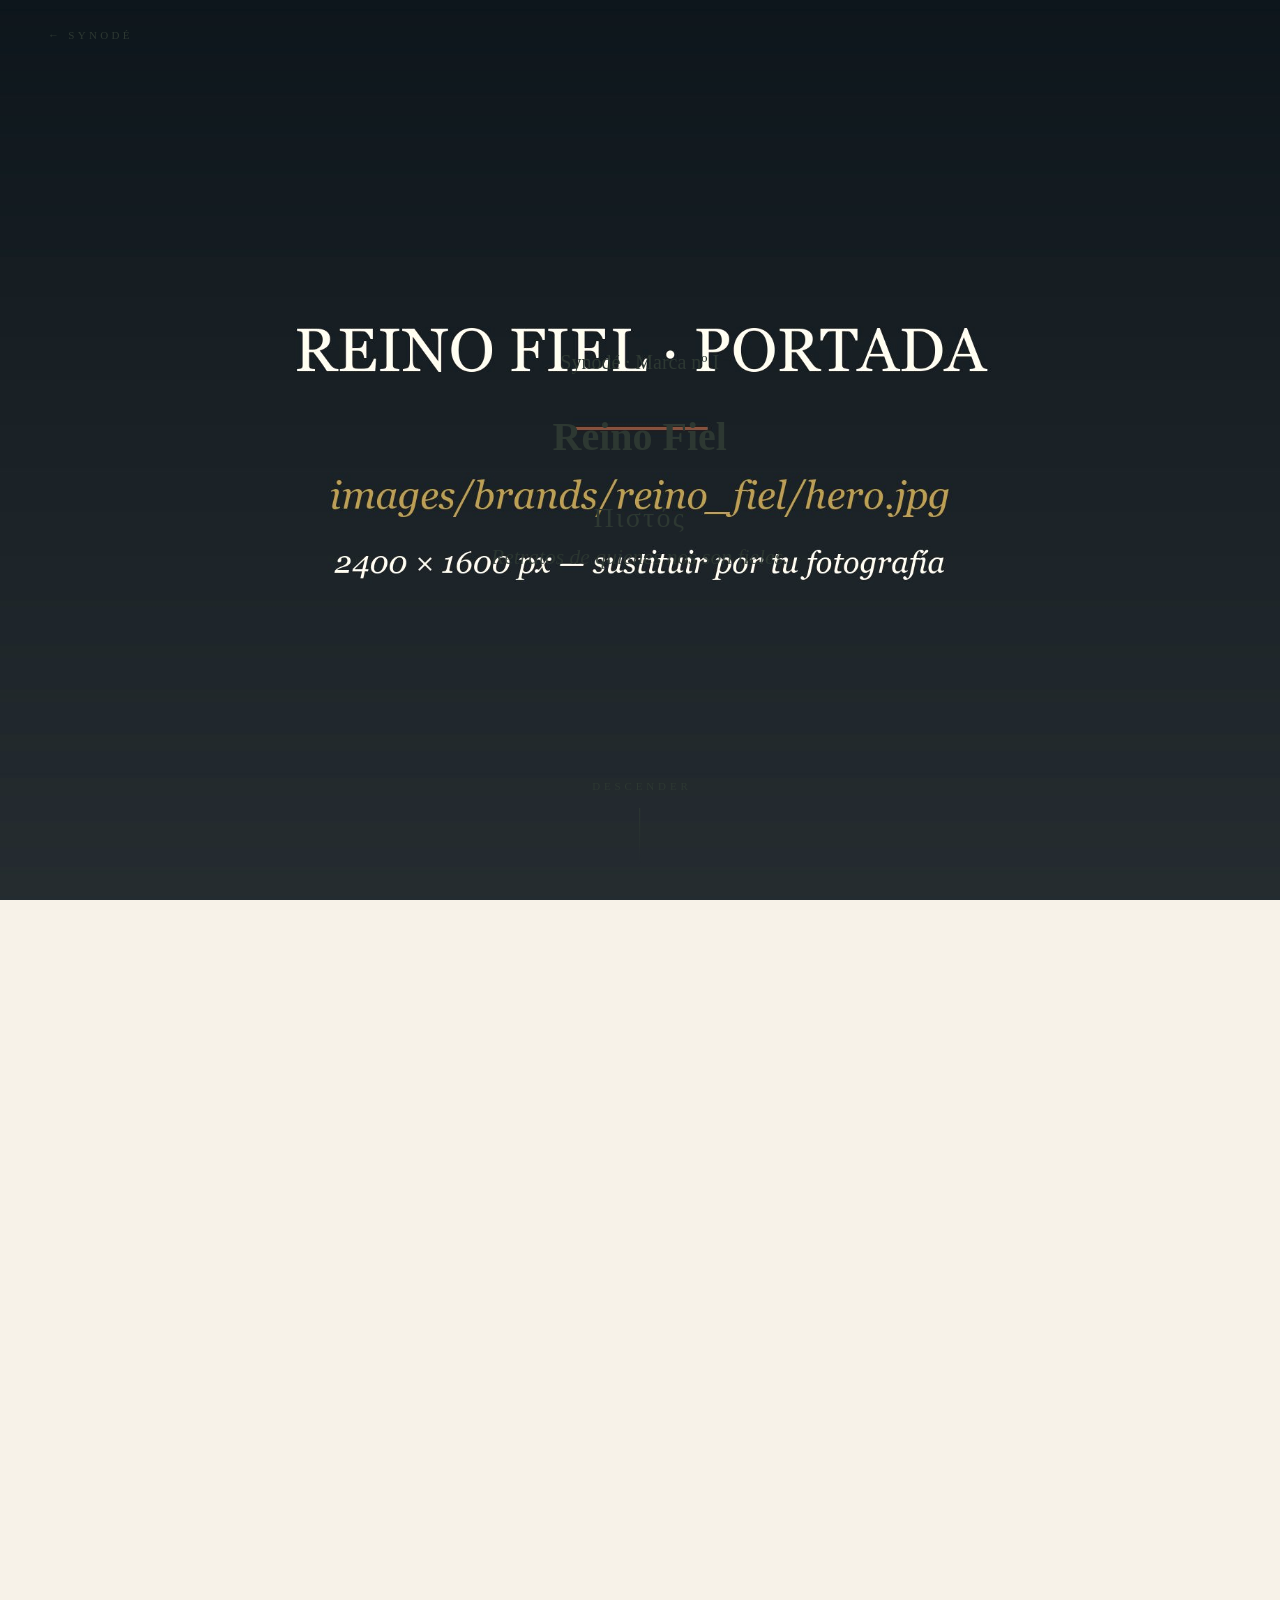
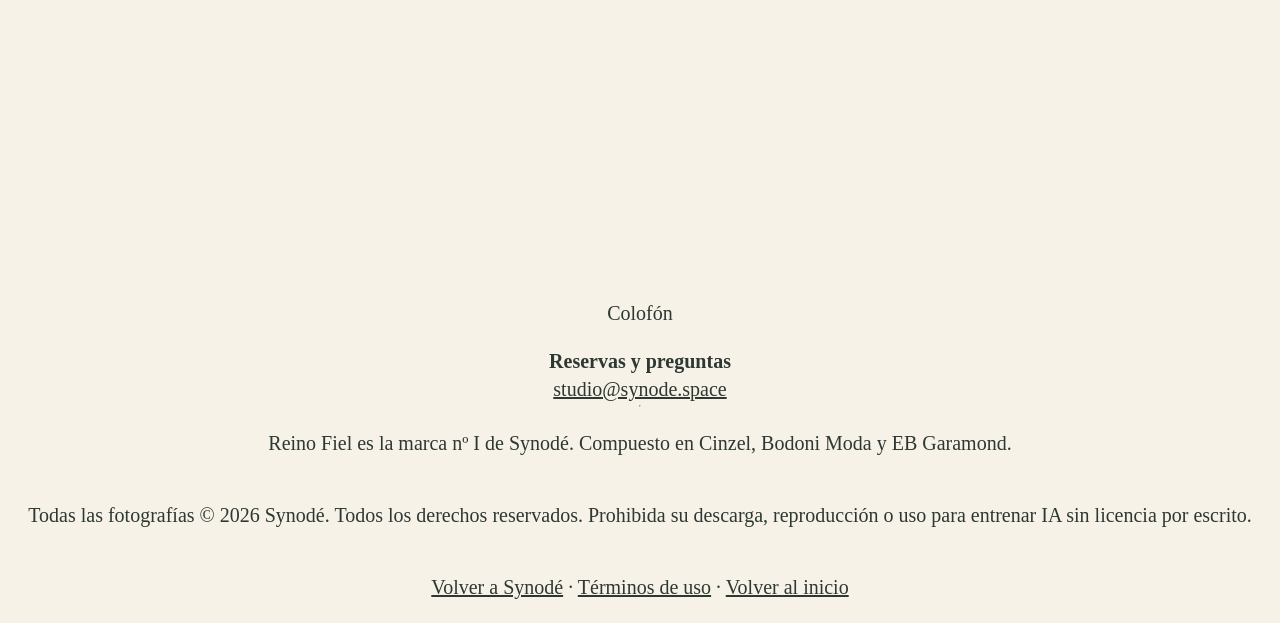
<file: brands/reino_fiel/index.html>
<!doctype html>
<html lang="es-MX">
<head>
  <meta charset="utf-8">
  <meta name="viewport" content="width=device-width, initial-scale=1">
  <title>Reino Fiel — Fotografía de mascotas · Synodé</title>
  <meta name="description" content="Reino Fiel, marca nº 1 de Synodé: sesiones fotográficas de mascotas con luz natural en Ciudad de México. Sesiones Esencial, Clásica y Legado, precios en pesos mexicanos.">
  <link rel="canonical" href="https://synode.space/brands/reino_fiel/">
  <meta property="og:title" content="Reino Fiel — Fotografía de mascotas">
  <meta property="og:description" content="Retratos de quienes nos son fieles. Sesiones con luz natural, sin prisa y con el bienestar de tu mascota primero.">
  <meta property="og:url" content="https://synode.space/brands/reino_fiel/">
  <meta property="og:type" content="website">
  <meta property="og:locale" content="es_MX">
  <meta property="og:image" content="https://synode.space/images/brands/reino_fiel/compartir.jpg">
  <meta name="theme-color" content="#0C1821">

  <!-- Derechos: aviso de copyright y exclusión de minería de textos y datos / entrenamiento de IA -->
  <meta name="copyright" content="© 2026 Synodé. Todos los derechos reservados.">
  <meta name="robots" content="noai, noimageai">
  <meta name="tdm-reservation" content="1">
  <meta name="tdm-policy" content="https://synode.space/terms.html">
  <link rel="license" href="../../terms.html">

  <link rel="preconnect" href="https://fonts.googleapis.com">
  <link rel="preconnect" href="https://fonts.gstatic.com" crossorigin>
  <link rel="stylesheet" href="https://fonts.googleapis.com/css2?family=Bodoni+Moda:opsz,wght@6..96,600&family=Cinzel+Decorative:wght@700&family=Cinzel:wght@400;700;900&family=EB+Garamond:ital,wght@0,400;1,400&family=GFS+Didot&family=Spectral:ital@1&display=swap">

  <link rel="stylesheet" href="../../css/site.css">
  <link rel="stylesheet" href="../../css/layout.css">
  <link rel="stylesheet" href="../../css/brand.css">
  <script src="../../js/parallax.js" defer></script>
  <script src="../../js/protect.js" defer></script>
</head>
<body>

  <!-- I. Portada — imágenes en images/brands/reino_fiel/ (catálogo: images/brands/reino_fiel/README.md) -->
  <header class="hero" id="inicio">
    <a class="brand-return" href="../../">&larr; Synodé</a>
    <div class="hero__plate" data-speed="0.35" aria-hidden="true">
      <img draggable="false" src="../../images/brands/reino_fiel/hero.jpg?v=1.0.4" alt="" fetchpriority="high">
    </div>
    <div class="hero__veil" aria-hidden="true"></div>

    <div class="hero__inscription" data-speed="-0.12">
      <p class="eyebrow eyebrow--gold">Synodé &middot; Marca nº I</p>
      <h1 class="display">Reino Fiel</h1>
      <p class="hero__greek" lang="el">Πιστός</p>
      <p class="hero__lede">Retratos de quienes nos son fieles.</p>
    </div>

    <a class="scroll-cue" href="#prologo" aria-label="Empezar a leer">
      <span class="scroll-cue__label">Descender</span>
      <span class="scroll-cue__line" aria-hidden="true"></span>
    </a>
  </header>

  <main>

    <!-- II. Prólogo -->
    <section class="prologue folio" id="prologo" aria-labelledby="prologo-titulo">
      <div class="folio__margin">
        <p class="meta">Prólogo</p>
        <p class="meta meta--muted">Fotografiado en Ciudad de México, con luz natural</p>
      </div>
      <div class="folio__text">
        <h2 class="section-title" id="prologo-titulo">Sobre la lealtad y la luz</h2>
        <p class="dropcap">Reino Fiel es la primera marca de Synodé: un estudio dedicado a retratar a los animales que comparten nuestra casa. Trabajamos como en el resto del volumen, al aire libre y con luz natural, entre la primera y la última hora del sol, cuando el pelaje toma el color del día.</p>
        <p>Una sesión no empieza con la cámara sino con un paseo. Dejamos que tu mascota conozca el lugar, nos huela y decida cuándo está lista. No hay prisa, no hay sedantes y no hay poses forzadas: hay agua, pausas y su premio favorito. Lo que ves en cada retrato lo hizo ella.</p>
        <hr class="rule">
      </div>
    </section>

    <!-- III. Capítulo I — Retratos -->
    <section class="chapter" aria-labelledby="cap1-titulo">
      <div class="chapter__sticky">
        <p class="eyebrow">Capítulo I</p>
        <h2 class="section-title" id="cap1-titulo">Retratos</h2>
        <p class="chapter__note">A la altura de sus ojos. Un retrato por carácter: el que vigila, el que juega, el que descansa.</p>
        <p class="meta meta--muted">Láminas 01 — 03</p>
      </div>

      <div class="chapter__plates">
        <figure class="plate plate--tall" data-speed="0.08">
          <div class="plate__frame"><img draggable="false" src="../../images/brands/reino_fiel/retrato-01.jpg?v=1.0.4" alt="Perro sentado mirando de frente a la cámara" loading="lazy"></div>
          <figcaption class="caption"><span class="caption__no">01</span> Mirada al frente.</figcaption>
        </figure>
        <figure class="plate plate--offset" data-speed="-0.06">
          <div class="plate__frame"><img draggable="false" src="../../images/brands/reino_fiel/retrato-02.jpg?v=1.0.4" alt="Perfil de una mascota iluminado por la luz de la tarde" loading="lazy"></div>
          <figcaption class="caption"><span class="caption__no">02</span> Perfil en luz de tarde.</figcaption>
        </figure>
        <figure class="plate plate--wide" data-speed="0.05">
          <div class="plate__frame"><img draggable="false" src="../../images/brands/reino_fiel/retrato-03.jpg?v=1.0.4" alt="Mascota tumbada en la hierba, fotografiada a ras de suelo" loading="lazy"></div>
          <figcaption class="caption"><span class="caption__no">03</span> En la hierba, a ras de suelo.</figcaption>
        </figure>
      </div>
    </section>

    <!-- IV. Interludio -->
    <section class="interlude" aria-label="Interludio">
      <div class="interlude__plate" data-speed="0.2" aria-hidden="true">
        <img draggable="false" src="../../images/brands/reino_fiel/interludio.jpg?v=1.0.4" alt="" loading="lazy">
      </div>
      <div class="interlude__veil" aria-hidden="true"></div>
      <blockquote class="inscription">
        <p>«Ningún retrato es más fiel que el de quien nunca aprendió a fingir.»</p>
        <cite class="meta meta--gold">Dicho del estudio</cite>
      </blockquote>
    </section>

    <!-- V. Sesiones y precios (MXN, IVA incluido). Mantener igual que la guía PDF: docs/src/reino-fiel-sesiones.html -->
    <section class="sessions" id="sesiones" aria-labelledby="sesiones-titulo">
      <header class="sessions__head">
        <p class="eyebrow">Capítulo II</p>
        <h2 class="section-title" id="sesiones-titulo">Sesiones</h2>
        <p>Tres formas de reunirnos. Todos los precios están en pesos mexicanos (MXN) e incluyen IVA. La guía en PDF detalla cada sesión, sus locaciones y cómo prepararse.</p>
      </header>

      <div class="sessions__grid">
        <article class="session">
          <div class="plate__frame"><img draggable="false" src="../../images/brands/reino_fiel/sesion-esencial.jpg?v=1.0.4" alt="Ejemplo de sesión Esencial" loading="lazy"></div>
          <div class="session__body">
            <p class="eyebrow session__tag">Para empezar</p>
            <h3 class="subhead">Esencial</h3>
            <p class="session__price">$3,200 <small>MXN</small></p>
            <p class="meta session__terms">IVA incluido · anticipo de $1,600</p>
            <ul class="session__list">
              <li><b>Duración</b> 60 minutos</li>
              <li><b>Mascotas</b> 1</li>
              <li><b>Locación</b> 1 · estudio o parque</li>
              <li><b>Entrega</b> 15 fotografías editadas</li>
              <li><b>Galería</b> privada en línea, 10 días hábiles</li>
            </ul>
            <a class="button" href="mailto:studio@synode.space?subject=Reino%20Fiel%20%C2%B7%20Sesi%C3%B3n%20Esencial">Reservar</a>
          </div>
        </article>

        <article class="session session--featured">
          <div class="plate__frame"><img draggable="false" src="../../images/brands/reino_fiel/sesion-clasica.jpg?v=1.0.4" alt="Ejemplo de sesión Clásica" loading="lazy"></div>
          <div class="session__body">
            <p class="eyebrow session__tag">La más elegida</p>
            <h3 class="subhead">Clásica</h3>
            <p class="session__price">$5,600 <small>MXN</small></p>
            <p class="meta session__terms">IVA incluido · anticipo de $2,800</p>
            <ul class="session__list">
              <li><b>Duración</b> 2 horas</li>
              <li><b>Mascotas</b> hasta 2</li>
              <li><b>Locaciones</b> 2</li>
              <li><b>Entrega</b> 35 fotografías editadas</li>
              <li><b>Impresión</b> 1 fine art de 30 × 40 cm</li>
              <li><b>Galería</b> privada en línea, 10 días hábiles</li>
            </ul>
            <a class="button" href="mailto:studio@synode.space?subject=Reino%20Fiel%20%C2%B7%20Sesi%C3%B3n%20Cl%C3%A1sica">Reservar</a>
          </div>
        </article>

        <article class="session">
          <div class="plate__frame"><img draggable="false" src="../../images/brands/reino_fiel/sesion-legado.jpg?v=1.0.4" alt="Ejemplo de sesión Legado, mascota con su familia" loading="lazy"></div>
          <div class="session__body">
            <p class="eyebrow session__tag">Con la familia</p>
            <h3 class="subhead">Legado</h3>
            <p class="session__price">$9,800 <small>MXN</small></p>
            <p class="meta session__terms">IVA incluido · anticipo de $4,900</p>
            <ul class="session__list">
              <li><b>Duración</b> 3 horas</li>
              <li><b>Mascotas</b> hasta 3, con su familia</li>
              <li><b>Locaciones</b> 3, o a domicilio</li>
              <li><b>Entrega</b> 60 fotografías editadas</li>
              <li><b>Álbum</b> de lino, 30 × 30 cm, 20 páginas</li>
              <li><b>Galería</b> privada en línea, 15 días hábiles</li>
            </ul>
            <a class="button" href="mailto:studio@synode.space?subject=Reino%20Fiel%20%C2%B7%20Sesi%C3%B3n%20Legado">Reservar</a>
          </div>
        </article>
      </div>
    </section>

    <!-- VI. Extras y locaciones -->
    <section class="ledger" aria-label="Extras y locaciones">
      <div class="ledger__col">
        <h3 class="subhead">Extras</h3>
        <ul class="ledger__rows">
          <li><span>Mascota adicional</span><span>$700 MXN</span></li>
          <li><span>Fotografía editada adicional</span><span>$250 MXN</span></li>
          <li><span>Impresión fine art 30 × 40 cm</span><span>$950 MXN</span></li>
          <li><span>Sesión a domicilio (CDMX)</span><span>$600 MXN</span></li>
          <li><span>Entrega exprés en 72 horas</span><span>$1,200 MXN</span></li>
        </ul>
        <p class="caption">Fuera de la Ciudad de México, el traslado se cotiza aparte.</p>
      </div>
      <div class="ledger__col">
        <h3 class="subhead">Locaciones</h3>
        <ul class="ledger__rows ledger__rows--places">
          <li><strong>Estudio Synodé</strong><span class="caption">Luz de ventana y fondos de lino. Para mascotas nerviosas, mayores o días de lluvia.</span></li>
          <li><strong>Bosque de Chapultepec</strong><span class="caption">Primera sección. Árboles altos y luz filtrada; mascota siempre con correa.</span></li>
          <li><strong>Parque México, Condesa</strong><span class="caption">Senderos y arcos art déco, a primera hora de la mañana.</span></li>
          <li><strong>A domicilio</strong><span class="caption">Su casa, su jardín, su sillón favorito.</span></li>
        </ul>
        <p class="caption">Horarios: 8:00 – 11:00 y 16:00 – 19:00, según la luz. Sujeto al reglamento de cada parque.</p>
      </div>
    </section>

    <!-- VII. Capítulo III — Galería -->
    <section class="gallery" aria-labelledby="cap3-titulo">
      <header class="gallery__head">
        <p class="eyebrow">Capítulo III</p>
        <h2 class="section-title" id="cap3-titulo">Galería</h2>
        <hr class="rule rule--short">
      </header>
      <div class="gallery__grid">
        <figure class="g g--a" data-speed="0.06"><div class="plate__frame"><img draggable="false" src="../../images/brands/reino_fiel/galeria-01.jpg?v=1.0.4" alt="Perro paseando entre los árboles del bosque" loading="lazy"></div><figcaption class="caption"><span class="caption__no">04</span> Paseo en el bosque.</figcaption></figure>
        <figure class="g g--b" data-speed="-0.04"><div class="plate__frame"><img draggable="false" src="../../images/brands/reino_fiel/galeria-02.jpg?v=1.0.4" alt="Detalle del hocico y el collar de un perro" loading="lazy"></div><figcaption class="caption"><span class="caption__no">05</span> Detalle: hocico y collar.</figcaption></figure>
        <figure class="g g--c" data-speed="0.1"><div class="plate__frame"><img draggable="false" src="../../images/brands/reino_fiel/galeria-03.jpg?v=1.0.4" alt="Gato sentado junto a una ventana" loading="lazy"></div><figcaption class="caption"><span class="caption__no">06</span> Gato en la ventana.</figcaption></figure>
        <figure class="g g--d" data-speed="-0.02"><div class="plate__frame"><img draggable="false" src="../../images/brands/reino_fiel/galeria-04.jpg?v=1.0.4" alt="Familia retratada con sus mascotas" loading="lazy"></div><figcaption class="caption"><span class="caption__no">07</span> La familia completa.</figcaption></figure>
      </div>
    </section>

    <!-- VIII. Descargas — guía de sesiones en PDF (fuente: docs/src/reino-fiel-sesiones.html) -->
    <section class="download" id="descargas" aria-labelledby="descargas-titulo">
      <div class="download__inner">
        <div>
          <p class="eyebrow eyebrow--gold">Descargas</p>
          <h2 class="section-title" id="descargas-titulo">Guía de sesiones</h2>
          <p>Todo lo que necesitas para elegir y preparar tu sesión, en un documento para guardar o compartir con tu familia.</p>
        </div>
        <div class="download__card">
          <ol>
            <li>Sesiones, duración y qué incluye cada una</li>
            <li>Precios en MXN, anticipos y extras</li>
            <li>Locaciones, horarios y reglamentos</li>
            <li>Cómo preparar a tu mascota</li>
            <li>Reservas, reprogramaciones y entrega</li>
          </ol>
          <a class="button" href="descargas/reino-fiel-guia-de-sesiones.pdf" download>Descargar PDF</a>
          <p class="meta meta--gold download__file">PDF &middot; Edición otoño 2026</p>
        </div>
      </div>
    </section>

  </main>

  <!-- IX. Colofón -->
  <footer class="colophon">
    <div class="colophon__inner">
      <p class="eyebrow eyebrow--gold">Colofón</p>
      <p class="colophon__title">Reservas y preguntas</p>
      <a class="button" href="mailto:studio@synode.space?subject=Reino%20Fiel">studio@synode.space</a>
      <hr class="rule rule--short rule--gold">
      <p class="meta meta--gold">Reino Fiel es la marca nº I de Synodé. Compuesto en Cinzel, Bodoni Moda y EB Garamond.</p>
      <p class="meta meta--gold">Todas las fotografías &copy; 2026 Synodé. Todos los derechos reservados. Prohibida su descarga, reproducción o uso para entrenar IA sin licencia por escrito.</p>
      <p class="meta meta--gold"><a href="../../">Volver a Synodé</a> &middot; <a href="../../terms.html">Términos de uso</a> &middot; <a href="#inicio">Volver al inicio</a></p>
    </div>
  </footer>

</body>
</html>
</file>
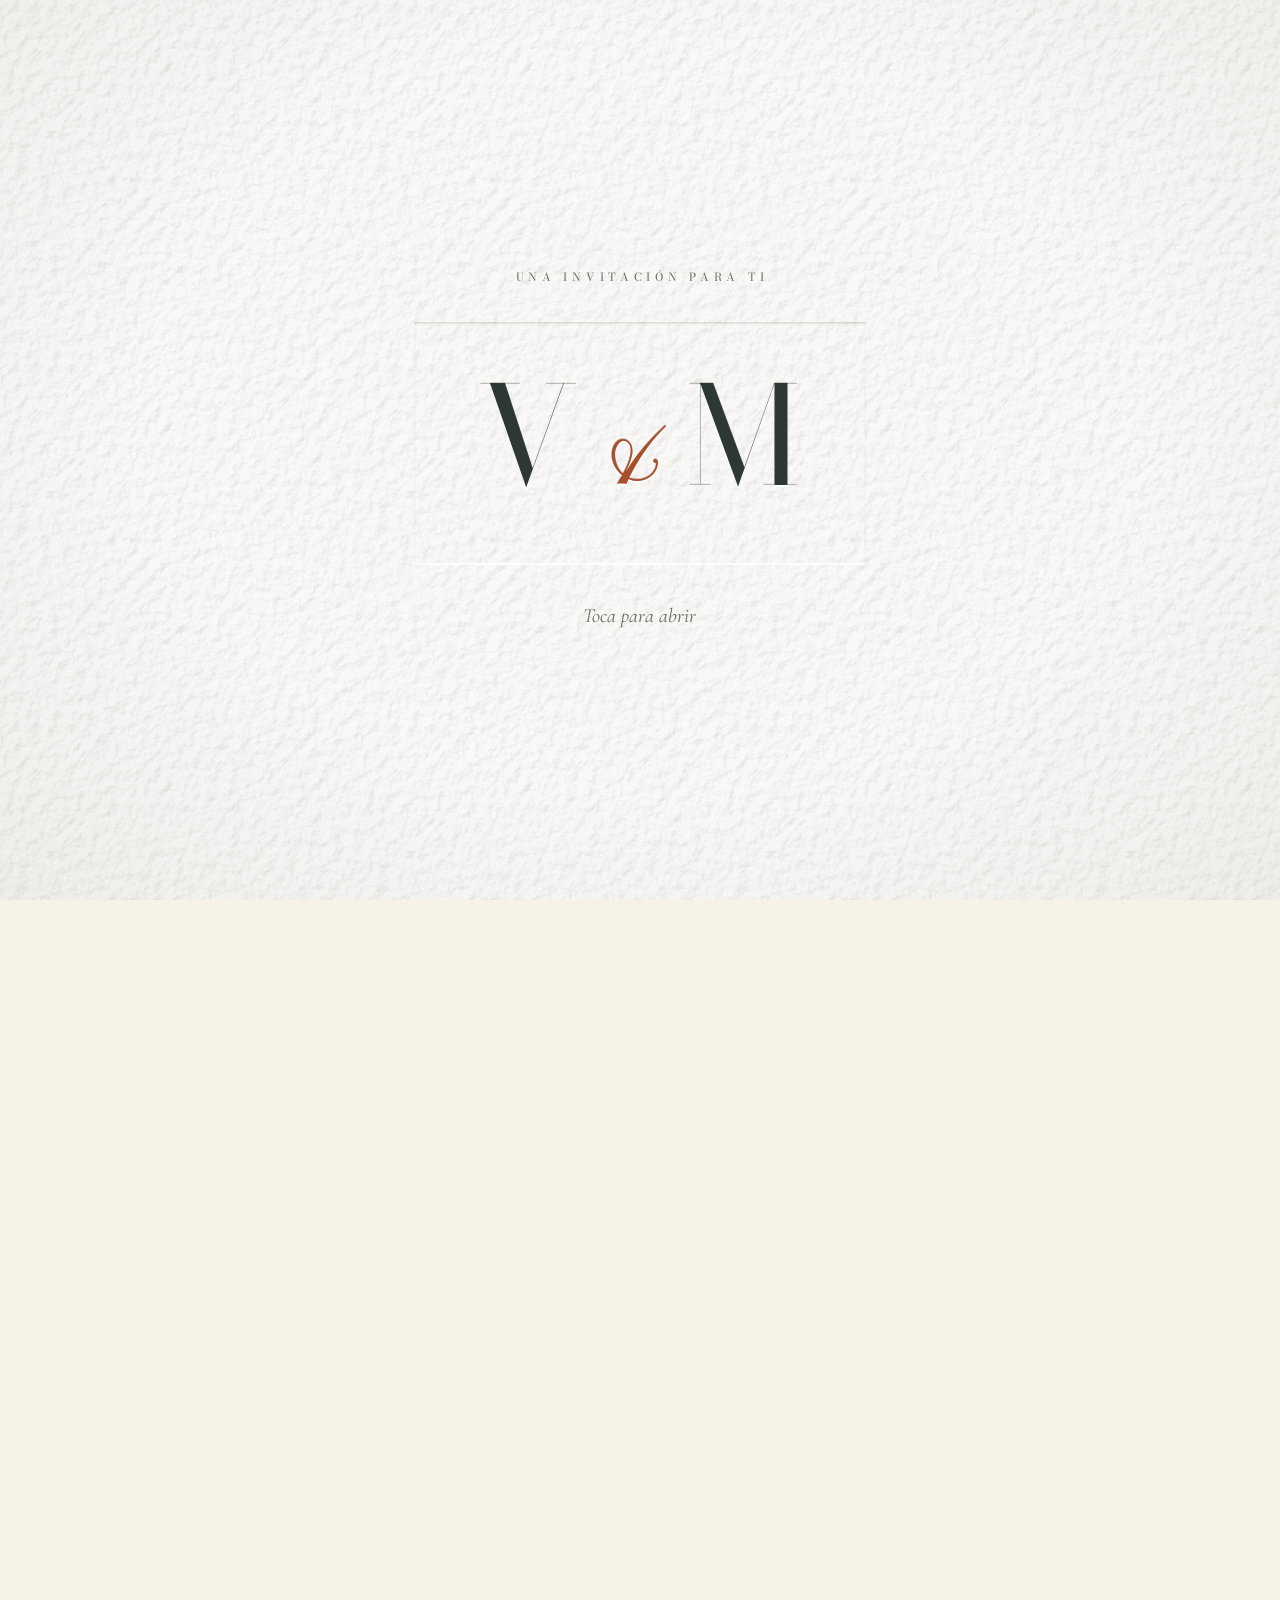
<file: plantillas/vista/index.html>
<!doctype html>
<html lang="es">
<head>
  <meta charset="utf-8">
  <meta name="viewport" content="width=device-width, initial-scale=1, viewport-fit=cover">
  <title>Tu invitación · Synode</title>
  <meta name="description" content="Invitación de boda creada con Synode.">
  <meta name="robots" content="noindex, nofollow">
  <meta name="theme-color" content="#F7F2E8">
  <meta name="color-scheme" content="light">
  <link rel="icon" href="../../img/favicon.svg" type="image/svg+xml">
  <link rel="preconnect" href="https://fonts.googleapis.com">
  <link rel="preconnect" href="https://fonts.gstatic.com" crossorigin>
  <link rel="stylesheet" href="https://fonts.googleapis.com/css2?family=Bodoni+Moda:ital,opsz,wght@0,6..96,400..700;1,6..96,400..600&family=Cormorant+Garamond:ital,wght@0,400;0,500;1,300;1,400;1,500&family=Pinyon+Script&display=swap">
  <link rel="preload" as="image" href="../../img/escenas/fondo-damasco.webp" type="image/webp">
  <link rel="preload" as="image" href="../../img/escenas/t-montes.webp" type="image/webp">
  <link rel="stylesheet" href="../../css/site.css">
  <script>document.documentElement.classList.add("js", "sellado");</script>
  <script src="../../js/config.js"></script>
  <script src="../../js/plantilla.js"></script>
  <script src="../../js/variantes.js"></script>
</head>
<body>

<!-- Papel de algodón fijo y la marca de la plancha: no se mueven nunca -->
<div class="papel" aria-hidden="true"></div>
<div class="plancha" aria-hidden="true"></div>

<!-- Sello de cera crema: resina prensada con un sello de latón. Solo V & M, sin texto en la orilla.
     Sello de tinta (variante tinta): estampa índigo con corona de laurel y V & M.
     Variante vintage: el mismo sello en lacre rojo (colores por --cera, --cera-hundida y --cera-letra). -->
<svg class="sprite" aria-hidden="true" focusable="false">
  <defs>
      <filter id="cera" x="-15%" y="-15%" width="130%" height="130%" color-interpolation-filters="sRGB">
        <feGaussianBlur in="SourceAlpha" stdDeviation="5.5" result="h"/>
        <feDiffuseLighting in="h" surfaceScale="7" diffuseConstant="1.14" lighting-color="#fff" result="dif"><feDistantLight azimuth="235" elevation="52"/></feDiffuseLighting>
        <feSpecularLighting in="h" surfaceScale="7" specularConstant="0.5" specularExponent="18" lighting-color="#fff" result="esp"><feDistantLight azimuth="235" elevation="52"/></feSpecularLighting>
        <feComposite in="dif" in2="SourceAlpha" operator="in" result="difIn"/>
        <feComposite in="esp" in2="SourceAlpha" operator="in" result="espIn"/>
        <feBlend in="SourceGraphic" in2="difIn" mode="multiply" result="base"/>
        <feComposite in="base" in2="espIn" operator="arithmetic" k2="1" k3="1"/>
      </filter>
      <filter id="cera-hundida" x="-15%" y="-15%" width="130%" height="130%" color-interpolation-filters="sRGB">
        <feGaussianBlur in="SourceAlpha" stdDeviation="2.4" result="h"/>
        <feDiffuseLighting in="h" surfaceScale="-4.5" diffuseConstant="1.22" lighting-color="#fff" result="dif"><feDistantLight azimuth="235" elevation="52"/></feDiffuseLighting>
        <feSpecularLighting in="h" surfaceScale="-4.5" specularConstant="0.28" specularExponent="14" lighting-color="#fff" result="esp"><feDistantLight azimuth="235" elevation="52"/></feSpecularLighting>
        <feComposite in="dif" in2="SourceAlpha" operator="in" result="difIn"/>
        <feComposite in="esp" in2="SourceAlpha" operator="in" result="espIn"/>
        <feBlend in="SourceGraphic" in2="difIn" mode="multiply" result="base"/>
        <feComposite in="base" in2="espIn" operator="arithmetic" k2="1" k3="1"/>
      </filter>
      <filter id="cera-letra" x="-15%" y="-15%" width="130%" height="130%" color-interpolation-filters="sRGB">
        <feGaussianBlur in="SourceAlpha" stdDeviation="1.1" result="h"/>
        <feDiffuseLighting in="h" surfaceScale="2.6" diffuseConstant="1.22" lighting-color="#fff" result="dif"><feDistantLight azimuth="235" elevation="52"/></feDiffuseLighting>
        <feSpecularLighting in="h" surfaceScale="2.6" specularConstant="0.45" specularExponent="22" lighting-color="#fff" result="esp"><feDistantLight azimuth="235" elevation="52"/></feSpecularLighting>
        <feComposite in="dif" in2="SourceAlpha" operator="in" result="difIn"/>
        <feComposite in="esp" in2="SourceAlpha" operator="in" result="espIn"/>
        <feBlend in="SourceGraphic" in2="difIn" mode="multiply" result="base"/>
        <feComposite in="base" in2="espIn" operator="arithmetic" k2="1" k3="1"/>
      </filter>
      <filter id="tinta-sello" x="-6%" y="-6%" width="112%" height="112%" color-interpolation-filters="sRGB">
        <feTurbulence type="fractalNoise" baseFrequency=".05" numOctaves="2" seed="3" result="n"/>
        <feDisplacementMap in="SourceGraphic" in2="n" scale="2.6" xChannelSelector="R" yChannelSelector="G" result="d"/>
        <feGaussianBlur in="d" stdDeviation="1.3" result="corrida"/>
        <feColorMatrix in="corrida" values="1 0 0 0 0  0 1 0 0 0  0 0 1 0 0  0 0 0 .28 0" result="corridaSuave"/>
        <feTurbulence type="fractalNoise" baseFrequency=".7" numOctaves="2" seed="12" result="g"/>
        <feColorMatrix in="g" values="0 0 0 0 0  0 0 0 0 0  0 0 0 0 0  -1.2 0 0 0 1.4" result="ga"/>
        <feTurbulence type="fractalNoise" baseFrequency=".022" numOctaves="2" seed="40" result="m"/>
        <feColorMatrix in="m" values="0 0 0 0 0  0 0 0 0 0  0 0 0 0 0  -1 0 0 0 1.5" result="ma"/>
        <feComposite in="ga" in2="ma" operator="arithmetic" k1="1" k2=".25" result="carga"/>
        <feComposite in="d" in2="carga" operator="in" result="estampa"/>
        <feMerge><feMergeNode in="corridaSuave"/><feMergeNode in="estampa"/></feMerge>
      </filter>
    <symbol id="sello-tinta" viewBox="0 0 240 240">
      <g filter="url(#tinta-sello)">
        <circle cx="120" cy="120" r="109" fill="none" stroke="#26357A" stroke-width="5.5"/>
        <circle cx="120" cy="120" r="101" fill="none" stroke="#26357A" stroke-width="1.4"/>
        <path d="M137.5 202.2L144.5 200.4L151.3 198.0L157.9 195.0L164.2 191.4L170.2 187.4L175.8 182.8L181.0 177.8L185.7 172.3L190.0 166.5L193.7 160.3L196.9 153.8L199.5 147.1L201.6 140.1L203.0 133.0L203.8 125.9L204.0 118.6L203.6 111.4L202.5 104.3L200.9 97.2L198.6 90.4L195.8 83.7L192.4 77.3L188.4 71.3L184.0 65.6L179.1 60.3L173.7 55.4L167.9 51.0L161.8 47.2L155.4 43.8L148.7 41.1M102.5 202.2L95.5 200.4L88.7 198.0L82.1 195.0L75.8 191.4L69.8 187.4L64.2 182.8L59.0 177.8L54.3 172.3L50.0 166.5L46.3 160.3L43.1 153.8L40.5 147.1L38.4 140.1L37.0 133.0L36.2 125.9L36.0 118.6L36.4 111.4L37.5 104.3L39.1 97.2L41.4 90.4L44.2 83.7L47.6 77.3L51.6 71.3L56.0 65.6L60.9 60.3L66.3 55.4L72.1 51.0L78.2 47.2L84.6 43.8L91.3 41.1" fill="none" stroke="#26357A" stroke-width="1.6" stroke-linecap="round"/>
        <path d="M159.1 194.3Q165.7 198.6 173.0 196.0Q166.5 191.7 159.1 194.3ZM159.1 194.3Q165.4 189.8 165.6 182.0Q159.3 186.5 159.1 194.3ZM177.8 180.9Q185.0 183.2 191.2 178.8Q184.0 176.6 177.8 180.9ZM177.8 180.9Q182.5 175.0 180.7 167.7Q176.0 173.6 177.8 180.9ZM192.2 163.0Q199.5 163.2 204.0 157.5Q196.7 157.3 192.2 163.0ZM192.2 163.0Q195.0 156.2 191.4 149.9Q188.5 156.7 192.2 163.0ZM201.1 141.8Q207.9 140.0 210.7 133.6Q203.9 135.3 201.1 141.8ZM201.1 141.8Q202.0 134.8 197.0 129.9Q196.1 136.9 201.1 141.8ZM204.0 118.9Q209.9 115.5 210.7 108.8Q204.9 112.2 204.0 118.9ZM204.0 118.9Q203.0 112.2 197.0 109.0Q198.0 115.7 204.0 118.9ZM200.6 96.2Q205.1 91.5 204.1 85.1Q199.6 89.7 200.6 96.2ZM200.6 96.2Q197.8 90.3 191.5 88.8Q194.2 94.7 200.6 96.2ZM191.1 75.2Q194.1 69.7 191.5 64.0Q188.5 69.5 191.1 75.2ZM191.1 75.2Q187.0 70.4 180.8 70.8Q184.8 75.5 191.1 75.2ZM176.3 57.6Q177.6 51.8 173.7 47.2Q172.4 53.0 176.3 57.6ZM176.3 57.6Q171.3 54.3 165.6 56.2Q170.6 59.5 176.3 57.6ZM157.2 44.7Q156.9 39.0 152.2 35.7Q152.5 41.5 157.2 44.7ZM157.2 44.7Q151.8 42.9 147.0 46.1Q152.5 47.9 157.2 44.7ZM80.9 194.3Q80.7 186.5 74.4 182.0Q74.6 189.8 80.9 194.3ZM80.9 194.3Q73.5 191.7 67.0 196.0Q74.3 198.6 80.9 194.3ZM62.2 180.9Q64.0 173.6 59.3 167.7Q57.5 175.0 62.2 180.9ZM62.2 180.9Q56.0 176.6 48.8 178.8Q55.0 183.2 62.2 180.9ZM47.8 163.0Q51.5 156.7 48.6 149.9Q45.0 156.2 47.8 163.0ZM47.8 163.0Q43.3 157.3 36.0 157.5Q40.5 163.2 47.8 163.0ZM38.9 141.8Q43.9 136.9 43.0 129.9Q38.0 134.8 38.9 141.8ZM38.9 141.8Q36.1 135.3 29.3 133.6Q32.1 140.0 38.9 141.8ZM36.0 118.9Q42.0 115.7 43.0 109.0Q37.0 112.2 36.0 118.9ZM36.0 118.9Q35.1 112.2 29.3 108.8Q30.1 115.5 36.0 118.9ZM39.4 96.2Q45.8 94.7 48.5 88.8Q42.2 90.3 39.4 96.2ZM39.4 96.2Q40.4 89.7 35.9 85.1Q34.9 91.5 39.4 96.2ZM48.9 75.2Q55.2 75.5 59.2 70.8Q53.0 70.4 48.9 75.2ZM48.9 75.2Q51.5 69.5 48.5 64.0Q45.9 69.7 48.9 75.2ZM63.7 57.6Q69.4 59.5 74.4 56.2Q68.7 54.3 63.7 57.6ZM63.7 57.6Q67.6 53.0 66.3 47.2Q62.4 51.8 63.7 57.6ZM82.8 44.7Q87.5 47.9 93.0 46.1Q88.2 42.9 82.8 44.7ZM82.8 44.7Q87.5 41.5 87.8 35.7Q83.1 39.0 82.8 44.7Z" fill="#26357A"/>
        <path d="M120 27l3.5 5.5-3.5 5.5-3.5-5.5z M120 203l3 4.5-3 4.5-3-4.5z" fill="#26357A"/>
        <g fill="#26357A">
          <text x="82" y="139" text-anchor="middle" font-family="'Bodoni Moda', Georgia, serif" font-size="50" font-weight="500">A</text>
          <text x="120" y="142" text-anchor="middle" font-family="'Pinyon Script', cursive" font-size="54">&amp;</text>
          <text x="159" y="139" text-anchor="middle" font-family="'Bodoni Moda', Georgia, serif" font-size="50" font-weight="500">E</text>
        </g>
      </g>
    </symbol>
    <symbol id="sello-cera" viewBox="0 0 240 240">
      <path d="M227.5 120.0L228.0 123.8L228.0 127.6L227.8 131.3L227.1 135.1L226.1 138.7L224.7 142.3L223.1 145.7L221.4 149.1L219.5 152.3L217.7 155.5L215.9 158.7L214.1 161.9L212.5 165.1L210.9 168.3L209.4 171.6L207.7 174.8L206.0 178.0L204.1 181.1L202.0 184.1L199.8 186.9L197.3 189.6L194.6 192.1L191.9 194.4L189.1 196.7L186.3 199.1L183.7 201.5L181.1 204.0L178.5 206.7L175.9 209.5L173.2 212.1L170.3 214.5L167.1 216.5L163.7 218.1L160.0 219.1L156.3 219.7L152.5 220.0L148.7 220.0L144.9 219.8L141.2 219.5L137.5 219.2L133.9 218.8L130.3 218.4L126.9 218.2L123.4 218.0L120.0 218.0L116.6 218.1L113.1 218.3L109.6 218.5L106.1 218.8L102.6 218.9L99.0 218.9L95.4 218.6L91.9 218.1L88.4 217.4L84.9 216.5L81.5 215.3L78.1 214.1L74.8 212.8L71.4 211.4L68.0 210.1L64.6 208.7L61.1 207.4L57.5 206.0L54.0 204.5L50.5 202.8L47.1 201.0L43.9 198.8L40.9 196.4L38.3 193.6L35.9 190.6L33.9 187.3L32.2 183.8L30.7 180.2L29.5 176.6L28.4 172.9L27.3 169.3L26.3 165.7L25.3 162.2L24.3 158.7L23.3 155.2L22.3 151.7L21.4 148.3L20.7 144.8L20.2 141.2L19.9 137.6L19.9 134.1L20.1 130.5L20.5 127.0L21.0 123.5L21.5 120.0L22.1 116.6L22.5 113.2L22.9 109.8L23.1 106.4L23.2 102.9L23.2 99.4L23.2 95.9L23.3 92.3L23.5 88.7L24.0 85.0L24.7 81.5L25.6 78.0L26.8 74.6L28.3 71.2L29.9 68.0L31.6 64.7L33.3 61.6L35.2 58.4L37.1 55.2L39.1 52.1L41.2 49.0L43.4 46.1L45.9 43.2L48.5 40.6L51.3 38.1L54.3 35.9L57.4 33.9L60.7 32.1L64.1 30.5L67.5 29.1L71.0 27.8L74.5 26.7L77.9 25.5L81.4 24.4L84.7 23.1L88.1 21.8L91.4 20.4L94.8 18.9L98.2 17.4L101.7 16.0L105.2 14.6L108.8 13.5L112.5 12.6L116.2 12.1L120.0 12.0L123.8 12.2L127.5 12.8L131.2 13.7L134.8 14.8L138.3 16.0L141.8 17.4L145.2 18.7L148.6 20.1L152.0 21.5L155.4 22.9L158.7 24.3L161.9 25.9L165.1 27.6L168.1 29.5L171.0 31.7L173.7 34.0L176.3 36.6L178.7 39.2L181.0 41.9L183.3 44.6L185.6 47.1L188.1 49.5L190.7 51.7L193.3 54.0L196.0 56.2L198.5 58.6L201.0 61.2L203.2 63.9L205.4 66.6L207.6 69.4L209.7 72.3L211.7 75.3L213.6 78.3L215.3 81.5L216.9 84.7L218.2 88.1L219.5 91.5L220.6 94.9L221.7 98.4L222.8 101.9L223.9 105.4L225.0 109.0L226.0 112.6L226.9 116.3Z" style="fill: var(--cera, #E8D7B8)" filter="url(#cera)"/>
      <circle cx="120" cy="121" r="74" style="fill: var(--cera-hundida, #E5D4B5)" filter="url(#cera-hundida)"/>
      <g style="fill: var(--cera-letra, #EADBBF)" filter="url(#cera-letra)">
        <text x="82" y="139" text-anchor="middle" font-family="'Bodoni Moda', Georgia, serif" font-size="50" font-weight="500">A</text>
        <text x="120" y="142" text-anchor="middle" font-family="'Pinyon Script', cursive" font-size="54">&amp;</text>
        <text x="159" y="139" text-anchor="middle" font-family="'Bodoni Moda', Georgia, serif" font-size="50" font-weight="500">E</text>
      </g>
    </symbol>
  </defs>
</svg>

<!-- ============ SELLO DE ENTRADA: cera crema sobre papel blanco con flores en relieve; bloquea el scroll hasta abrirse ============ -->
<div class="intro" id="intro" role="dialog" aria-modal="true" aria-labelledby="intro-titulo">
  <p class="intro__para" id="intro-titulo">Una invitación para ti</p>

  <button class="sello" id="sello" type="button" aria-label="Abrir la invitación" disabled>
    <svg class="sello__arte" viewBox="0 0 240 240" aria-hidden="true"><use href="#sello-cera"/></svg>
    <!-- Variante papel: V & M impreso en el papel de algodón, sin sello -->
    <span class="sello__mono" aria-hidden="true">V<i>&amp;</i>M</span>
    <span class="sello__aro" aria-hidden="true"></span>
  </button>

  <!-- Variante mosaico: placa de papel sobre el damasco; al tocar, el mosaico se rompe -->
  <button class="intro__placa" id="romper" type="button" disabled>
    <span class="intro__placa-para">Una invitación para ti</span>
    <span class="intro__placa-nombres">Valeria <i>&amp;</i> Mateo</span>
    <span class="intro__placa-toca">Toca para abrir</span>
  </button>

  <p class="intro__pista" aria-live="polite"><span class="intro__cargando">Preparando tu invitación…</span><span class="intro__toca">Toca <span class="intro__que">el sello </span>para abrir</span></p>
</div>

<main>

  <!-- ============ ESCENA 1 · Tetelpan y aves del paraíso ============ -->
  <section class="escena escena--tetelpan" id="inicio" data-escena aria-label="Nos casamos">
    <div class="escena__escenario">
      <div class="capas" aria-hidden="true">
        <img class="capa capa--ancha capa--montes" data-capa data-y="-3" src="../../img/escenas/t-montes.webp" data-tinta="../../img/escenas/i-montes.webp" alt="" width="1440" height="900" fetchpriority="high">
        <img class="capa capa--tallos" data-capa data-y="-6" data-s=".06" src="../../img/escenas/t-tallos.webp" data-tinta="../../img/escenas/i-tallos.webp" alt="" width="504" height="1000">
        <img class="capa capa--pintura" data-capa data-y="-9" data-s=".1" src="../../img/escenas/t-pintura.webp" data-tinta="../../img/escenas/i-pintura.webp" alt="" width="564" height="757">
      </div>

      <div class="escena__texto">
        <div class="fase fase--portada" data-fase="0 .64">
          <p class="volada prensa">Ciudad de México</p>
          <h1 class="nombres">
            <span class="nombres__uno prensa letras">Valeria</span>
            <span class="nombres__y prensa">&amp;</span>
            <span class="nombres__dos prensa letras">Mateo</span>
          </h1>
          <div class="fase fase--anidada" data-fase=".3 .64">
            <p class="sobrelinea prensa">Nos casamos · Ceremonia civil</p>
            <div class="filete prensa" aria-hidden="true"><span></span><i></i><span></span></div>
            <p class="fecha prensa" data-boda="fecha-larga">Fecha por confirmar</p>
          </div>
        </div>

        <div class="fase fase--invitacion" data-fase=".64 1.01">
          <span class="monograma prensa" aria-hidden="true">V<i>&amp;</i>M</span>
          <p class="parrafo-grande prensa">Queremos invitarte a conmemorar esta unión.</p>
          <div class="padres">
            <div class="prensa"><h2 class="etiqueta">Padres del novio</h2><p>Por confirmar</p></div>
            <div class="prensa"><h2 class="etiqueta">Padres de la novia</h2><p>Por confirmar</p></div>
          </div>
        </div>
      </div>

      <a class="desliza" href="#historia"><span>Desliza</span><i aria-hidden="true"></i></a>
    </div>
  </section>

  <!-- ============ SECCIÓN 2 · Fotos de la pareja ============ -->
  <section class="historia" id="historia" aria-labelledby="historia-titulo">
    <header class="encabezado encabezado--historia">
      <img class="historia__ramo prensa" src="../../img/escenas/t-ramo.webp" data-tinta="../../img/escenas/i-ramo.webp" alt="" width="807" height="841" loading="lazy" aria-hidden="true">
      <p class="encabezado__script prensa">Nuestra historia</p>
      <h2 class="encabezado__titulo prensa" id="historia-titulo">Valeria <i>&amp;</i> Mateo</h2>
      <div class="filete prensa" aria-hidden="true"><span></span><i></i><span></span></div>
    </header>

    <div class="album">
      <figure class="lamina lamina--1" data-vel="-.06">
        <div class="lamina__papel prensa">
          <div class="foto"><span class="foto__ciego" aria-hidden="true">V<i>&amp;</i>M</span></div>
          <figcaption><span class="lamina__num">I</span>Cómo nos conocimos</figcaption>
        </div>
      </figure>
      <figure class="lamina lamina--2" data-vel=".08">
        <div class="lamina__papel prensa">
          <div class="foto"><span class="foto__ciego" aria-hidden="true">V<i>&amp;</i>M</span></div>
          <figcaption><span class="lamina__num">II</span>La propuesta</figcaption>
        </div>
      </figure>
      <figure class="lamina lamina--3" data-vel="-.03">
        <div class="lamina__papel prensa">
          <div class="foto"><span class="foto__ciego" aria-hidden="true">V<i>&amp;</i>M</span></div>
          <figcaption><span class="lamina__num">III</span>Para siempre</figcaption>
        </div>
      </figure>
    </div>
  </section>

  <!-- ============ ESCENA 3 · Fachada de Casa Virreinal Roja con su fuente ============ -->
  <section class="escena escena--arco" id="lugar" data-escena aria-label="Dónde y cuándo">
    <div class="escena__escenario">
      <!-- La casa aparece completa y sin título; al bajar, la cámara se acerca a la puerta (data-zoom="desde hasta"),
           el portón se abre y el título se imprime en blanco sobre el interior oscuro -->
      <div class="capas capas--arco" aria-hidden="true" data-zoom=".12 .42" data-puerta=".5 .655" data-hueco=".139">
        <img class="capa capa--ancha" data-capa data-y="-2" src="../../img/escenas/a-muro.webp" data-tinta="../../img/escenas/i-muro.webp" alt="" width="2400" height="1500" loading="lazy">
        <!-- Portón: dos hojas que se abren hacia dentro (data-abre="desde hasta"); dentro está oscuro -->
        <div class="capa capa--ancha puerta" data-capa data-y="-2" data-abre=".3 .46">
          <img class="puerta__hoja puerta__hoja--izq" src="../../img/escenas/a-puerta-izq.webp" data-tinta="../../img/escenas/i-puerta-izq.webp" alt="" width="2400" height="1500" loading="lazy">
          <img class="puerta__hoja puerta__hoja--der" src="../../img/escenas/a-puerta-der.webp" data-tinta="../../img/escenas/i-puerta-der.webp" alt="" width="2400" height="1500" loading="lazy">
        </div>
        <img class="capa capa--ancha" data-capa data-y="-3" src="../../img/escenas/a-fuente.webp" data-tinta="../../img/escenas/i-fuente.webp" alt="" width="2400" height="1500" loading="lazy">
        <img class="capa capa--ancha capa--bajo" data-capa data-y="-5" src="../../img/escenas/a-plantas.webp" data-tinta="../../img/escenas/i-plantas.webp" alt="" width="2400" height="1500" loading="lazy">
      </div>

      <div class="escena__texto escena__texto--arco">
        <div class="fase" data-fase=".44 .66">
          <p class="encabezado__script prensa">Dónde y cuándo</p>
          <h2 class="lugar__nombre prensa letras">Próximamente</h2>
          <p class="lugar__dir lugar__dir--grande prensa">Dirección por confirmar</p>
        </div>
        <div class="fase" data-fase=".66 .84">
          <h3 class="etiqueta prensa">Ceremonia civil</h3>
          <p class="lugar__hora prensa" data-boda="hora">Hora por confirmar</p>
          <p class="lugar__dir prensa">Lugar por confirmar</p>
          <a class="boton prensa" href="#" target="_blank" rel="noopener">Ver mapa</a>
        </div>
        <div class="fase" data-fase=".84 1.01">
          <h3 class="etiqueta prensa">Recepción</h3>
          <p class="lugar__hora prensa">Hora por confirmar</p>
          <p class="lugar__dir prensa">Lugar por confirmar</p>
        </div>
      </div>
    </div>
  </section>

  <!-- ============ Cuenta regresiva ============ -->
  <section class="seccion" id="cuenta" aria-labelledby="cuenta-titulo">
    <header class="encabezado">
      <p class="encabezado__script prensa">Faltan</p>
      <h2 class="encabezado__titulo prensa" id="cuenta-titulo">Cuenta regresiva</h2>
    </header>
    <div class="cuenta" data-cuenta>
      <div class="prensa"><b data-c="d">—</b><span>Días</span></div>
      <div class="prensa"><b data-c="h">—</b><span>Horas</span></div>
      <div class="prensa"><b data-c="m">—</b><span>Minutos</span></div>
      <div class="prensa"><b data-c="s">—</b><span>Segundos</span></div>
    </div>
    <p class="nota prensa" data-cuenta-nota>La fecha se anunciará muy pronto.</p>
    <p class="nota hoy prensa" data-hoy hidden aria-live="off"></p>
    <a class="boton boton--linea prensa" data-calendario href="#" target="_blank" rel="noopener" hidden>Agregar al calendario</a>
  </section>

  <!-- ============ Itinerario ============ -->
  <section class="seccion" id="itinerario" aria-labelledby="itinerario-titulo">
    <header class="encabezado">
      <p class="encabezado__script prensa">El gran día</p>
      <h2 class="encabezado__titulo prensa" id="itinerario-titulo">Itinerario</h2>
    </header>
    <ol class="programa">
      <li class="prensa"><span class="programa__que">Ceremonia civil</span><span class="programa__puntos" aria-hidden="true"></span><span class="programa__hora" data-boda="hora">— : —</span></li>
      <li class="prensa"><span class="programa__que">Cóctel de bienvenida</span><span class="programa__puntos" aria-hidden="true"></span><span class="programa__hora">— : —</span></li>
      <li class="prensa"><span class="programa__que">Entrada de los novios</span><span class="programa__puntos" aria-hidden="true"></span><span class="programa__hora">— : —</span></li>
      <li class="prensa"><span class="programa__que">Cena</span><span class="programa__puntos" aria-hidden="true"></span><span class="programa__hora">— : —</span></li>
      <li class="prensa"><span class="programa__que">Primer baile</span><span class="programa__puntos" aria-hidden="true"></span><span class="programa__hora">— : —</span></li>
      <li class="prensa"><span class="programa__que">¡A bailar!</span><span class="programa__puntos" aria-hidden="true"></span><span class="programa__hora">— : —</span></li>
    </ol>
  </section>

  <!-- ============ Detalles ============ -->
  <section class="seccion" id="detalles" aria-labelledby="detalles-titulo">
    <header class="encabezado">
      <p class="encabezado__script prensa">Para tomar en cuenta</p>
      <h2 class="encabezado__titulo prensa" id="detalles-titulo">Detalles</h2>
    </header>
    <div class="detalles">
      <article class="detalle prensa">
        <h3 class="etiqueta">Código de vestimenta</h3>
        <p class="detalle__grande">Formal rústico</p>
        <p>Te sugerimos tonos suaves y naturales. Reservamos el blanco para la novia.</p>
        <ul class="muestras" aria-label="Paleta sugerida">
          <li style="--c:#E9D3C6" title="Rubor"></li>
          <li style="--c:#EDE0BF" title="Mantequilla"></li>
          <li style="--c:#C3CDB6" title="Salvia"></li>
          <li style="--c:#B9C9CC" title="Maguey"></li>
          <li style="--c:#A8502E" title="Terracota"></li>
        </ul>
      </article>
      <article class="detalle prensa">
        <h3 class="etiqueta">Mesa de regalos</h3>
        <p class="detalle__grande">Tu presencia</p>
        <p>Es nuestro mejor regalo. Si deseas tener un detalle con nosotros, la mesa de regalos estará disponible próximamente.</p>
      </article>
      <article class="detalle prensa">
        <h3 class="etiqueta">Comparte</h3>
        <p class="detalle__grande" data-boda="hashtag">#ValeriaYMateo</p>
        <p>Usa nuestro hashtag en tus fotos para que podamos revivir el día contigo.</p>
      </article>
    </div>
  </section>

  <!-- ============ RSVP ============ -->
  <section class="seccion" id="confirmar" aria-labelledby="confirmar-titulo">
    <header class="encabezado">
      <p class="encabezado__script prensa">Te esperamos</p>
      <h2 class="encabezado__titulo prensa" id="confirmar-titulo">Confirma tu asistencia</h2>
      <p class="nota prensa" data-boda="confirmar-antes" hidden></p>
    </header>

    <form class="tarjeta rsvp prensa" id="rsvp" novalidate>
      <label class="campo">
        <span>Nombre completo</span>
        <input name="nombre" type="text" autocomplete="name" required>
      </label>
      <fieldset class="campo campo--opciones">
        <legend>¿Nos acompañas?</legend>
        <label><input type="radio" name="asiste" value="Sí, ahí estaré" checked> <span>Sí, ahí estaré</span></label>
        <label><input type="radio" name="asiste" value="No podré asistir"> <span>No podré asistir</span></label>
      </fieldset>
      <label class="campo">
        <span>Número de personas</span>
        <select name="personas">
          <option>1</option><option>2</option><option>3</option><option>4</option><option>5</option>
        </select>
      </label>
      <label class="campo">
        <span>Mensaje para los novios <em>(opcional)</em></span>
        <textarea name="mensaje" rows="3"></textarea>
      </label>
      <button class="boton" type="submit">Enviar confirmación</button>
      <p class="rsvp__estado" role="status" aria-live="polite"></p>
    </form>
  </section>

  <footer class="pie">
    <span class="pie__mono prensa" aria-hidden="true">V<i>&amp;</i>M</span>
    <svg class="pie__sello prensa" viewBox="0 0 240 240" aria-hidden="true"><use href="#sello-cera"/></svg>
    <p class="pie__gracias prensa">Gracias por ser parte de nuestra historia</p>
    <p class="pie__fecha prensa" data-boda="fecha-corta"></p>
  </footer>
</main>

<script>window.PLANTILLA.aplicar();</script>
<script src="../../js/escenas.js"></script>
<script src="../../js/sello.js"></script>
<script src="../../js/invitacion.js"></script>
<script src="../../js/recorrido.js"></script>
</body>
</html>
</file>
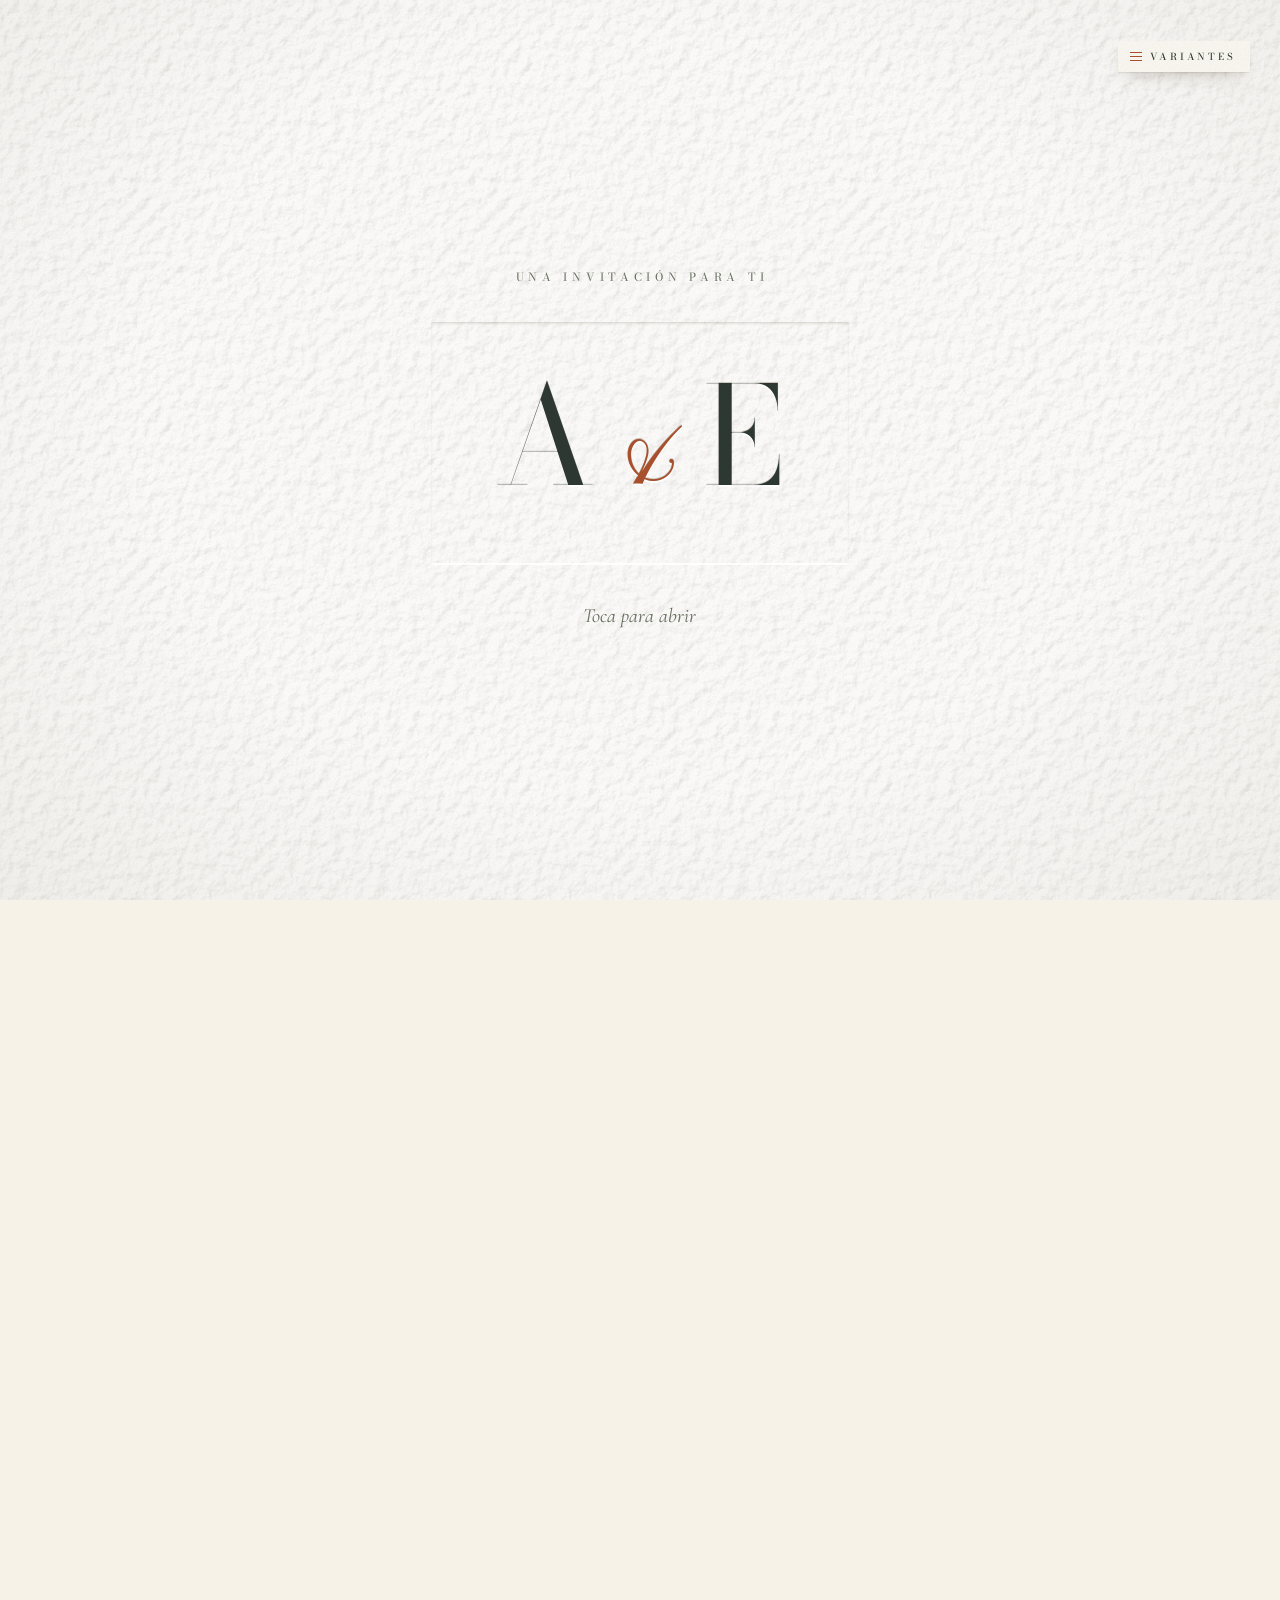
<file: bodas/2027/0001-alejandra-y-eliav/index.html>
<!doctype html>
<html lang="es">
<head>
  <meta charset="utf-8">
  <meta name="viewport" content="width=device-width, initial-scale=1, viewport-fit=cover">
  <title>Alejandra &amp; Eliav · Nuestra boda</title>
  <meta name="description" content="Invitación a la ceremonia civil de Alejandra y Eliav en Casa Virreinal Roja, Villa Gustavo A. Madero, Ciudad de México.">
  <meta name="robots" content="noindex, nofollow">
  <meta name="theme-color" content="#F7F2E8">
  <meta name="color-scheme" content="light">
  <meta property="og:title" content="Alejandra &amp; Eliav · Nuestra boda">
  <meta property="og:description" content="Te invitamos a celebrar con nosotros en Casa Virreinal Roja, Ciudad de México.">
  <meta property="og:type" content="website">
  <meta property="og:url" content="https://synode.space/bodas/2027/0001-alejandra-y-eliav/">
  <link rel="canonical" href="https://synode.space/bodas/2027/0001-alejandra-y-eliav/">
  <link rel="icon" href="../../../img/favicon.svg" type="image/svg+xml">
  <link rel="preconnect" href="https://fonts.googleapis.com">
  <link rel="preconnect" href="https://fonts.gstatic.com" crossorigin>
  <link rel="stylesheet" href="https://fonts.googleapis.com/css2?family=Bodoni+Moda:ital,opsz,wght@0,6..96,400..700;1,6..96,400..600&family=Cormorant+Garamond:ital,wght@0,400;0,500;1,300;1,400;1,500&family=Pinyon+Script&display=swap">
  <link rel="preload" as="image" href="../../../img/escenas/fondo-damasco.webp" type="image/webp">
  <link rel="preload" as="image" href="../../../img/escenas/t-montes.webp" type="image/webp">
  <link rel="stylesheet" href="../../../css/site.css">
  <script>document.documentElement.classList.add("js", "sellado");</script>
  <script src="../../../js/config.js"></script>
  <script src="../../../js/variantes.js"></script>
</head>
<body>

<!-- Papel de algodón fijo y la marca de la plancha: no se mueven nunca -->
<div class="papel" aria-hidden="true"></div>
<div class="plancha" aria-hidden="true"></div>

<!-- Sello de cera crema: resina prensada con un sello de latón. Solo A & E, sin texto en la orilla.
     Sello de tinta (variante tinta): estampa índigo con corona de laurel y A & E.
     Variante vintage: el mismo sello en lacre rojo (colores por --cera, --cera-hundida y --cera-letra). -->
<svg class="sprite" aria-hidden="true" focusable="false">
  <defs>
      <filter id="cera" x="-15%" y="-15%" width="130%" height="130%" color-interpolation-filters="sRGB">
        <feGaussianBlur in="SourceAlpha" stdDeviation="5.5" result="h"/>
        <feDiffuseLighting in="h" surfaceScale="7" diffuseConstant="1.14" lighting-color="#fff" result="dif"><feDistantLight azimuth="235" elevation="52"/></feDiffuseLighting>
        <feSpecularLighting in="h" surfaceScale="7" specularConstant="0.5" specularExponent="18" lighting-color="#fff" result="esp"><feDistantLight azimuth="235" elevation="52"/></feSpecularLighting>
        <feComposite in="dif" in2="SourceAlpha" operator="in" result="difIn"/>
        <feComposite in="esp" in2="SourceAlpha" operator="in" result="espIn"/>
        <feBlend in="SourceGraphic" in2="difIn" mode="multiply" result="base"/>
        <feComposite in="base" in2="espIn" operator="arithmetic" k2="1" k3="1"/>
      </filter>
      <filter id="cera-hundida" x="-15%" y="-15%" width="130%" height="130%" color-interpolation-filters="sRGB">
        <feGaussianBlur in="SourceAlpha" stdDeviation="2.4" result="h"/>
        <feDiffuseLighting in="h" surfaceScale="-4.5" diffuseConstant="1.22" lighting-color="#fff" result="dif"><feDistantLight azimuth="235" elevation="52"/></feDiffuseLighting>
        <feSpecularLighting in="h" surfaceScale="-4.5" specularConstant="0.28" specularExponent="14" lighting-color="#fff" result="esp"><feDistantLight azimuth="235" elevation="52"/></feSpecularLighting>
        <feComposite in="dif" in2="SourceAlpha" operator="in" result="difIn"/>
        <feComposite in="esp" in2="SourceAlpha" operator="in" result="espIn"/>
        <feBlend in="SourceGraphic" in2="difIn" mode="multiply" result="base"/>
        <feComposite in="base" in2="espIn" operator="arithmetic" k2="1" k3="1"/>
      </filter>
      <filter id="cera-letra" x="-15%" y="-15%" width="130%" height="130%" color-interpolation-filters="sRGB">
        <feGaussianBlur in="SourceAlpha" stdDeviation="1.1" result="h"/>
        <feDiffuseLighting in="h" surfaceScale="2.6" diffuseConstant="1.22" lighting-color="#fff" result="dif"><feDistantLight azimuth="235" elevation="52"/></feDiffuseLighting>
        <feSpecularLighting in="h" surfaceScale="2.6" specularConstant="0.45" specularExponent="22" lighting-color="#fff" result="esp"><feDistantLight azimuth="235" elevation="52"/></feSpecularLighting>
        <feComposite in="dif" in2="SourceAlpha" operator="in" result="difIn"/>
        <feComposite in="esp" in2="SourceAlpha" operator="in" result="espIn"/>
        <feBlend in="SourceGraphic" in2="difIn" mode="multiply" result="base"/>
        <feComposite in="base" in2="espIn" operator="arithmetic" k2="1" k3="1"/>
      </filter>
      <filter id="tinta-sello" x="-6%" y="-6%" width="112%" height="112%" color-interpolation-filters="sRGB">
        <feTurbulence type="fractalNoise" baseFrequency=".05" numOctaves="2" seed="3" result="n"/>
        <feDisplacementMap in="SourceGraphic" in2="n" scale="2.6" xChannelSelector="R" yChannelSelector="G" result="d"/>
        <feGaussianBlur in="d" stdDeviation="1.3" result="corrida"/>
        <feColorMatrix in="corrida" values="1 0 0 0 0  0 1 0 0 0  0 0 1 0 0  0 0 0 .28 0" result="corridaSuave"/>
        <feTurbulence type="fractalNoise" baseFrequency=".7" numOctaves="2" seed="12" result="g"/>
        <feColorMatrix in="g" values="0 0 0 0 0  0 0 0 0 0  0 0 0 0 0  -1.2 0 0 0 1.4" result="ga"/>
        <feTurbulence type="fractalNoise" baseFrequency=".022" numOctaves="2" seed="40" result="m"/>
        <feColorMatrix in="m" values="0 0 0 0 0  0 0 0 0 0  0 0 0 0 0  -1 0 0 0 1.5" result="ma"/>
        <feComposite in="ga" in2="ma" operator="arithmetic" k1="1" k2=".25" result="carga"/>
        <feComposite in="d" in2="carga" operator="in" result="estampa"/>
        <feMerge><feMergeNode in="corridaSuave"/><feMergeNode in="estampa"/></feMerge>
      </filter>
    <symbol id="sello-tinta" viewBox="0 0 240 240">
      <g filter="url(#tinta-sello)">
        <circle cx="120" cy="120" r="109" fill="none" stroke="#26357A" stroke-width="5.5"/>
        <circle cx="120" cy="120" r="101" fill="none" stroke="#26357A" stroke-width="1.4"/>
        <path d="M137.5 202.2L144.5 200.4L151.3 198.0L157.9 195.0L164.2 191.4L170.2 187.4L175.8 182.8L181.0 177.8L185.7 172.3L190.0 166.5L193.7 160.3L196.9 153.8L199.5 147.1L201.6 140.1L203.0 133.0L203.8 125.9L204.0 118.6L203.6 111.4L202.5 104.3L200.9 97.2L198.6 90.4L195.8 83.7L192.4 77.3L188.4 71.3L184.0 65.6L179.1 60.3L173.7 55.4L167.9 51.0L161.8 47.2L155.4 43.8L148.7 41.1M102.5 202.2L95.5 200.4L88.7 198.0L82.1 195.0L75.8 191.4L69.8 187.4L64.2 182.8L59.0 177.8L54.3 172.3L50.0 166.5L46.3 160.3L43.1 153.8L40.5 147.1L38.4 140.1L37.0 133.0L36.2 125.9L36.0 118.6L36.4 111.4L37.5 104.3L39.1 97.2L41.4 90.4L44.2 83.7L47.6 77.3L51.6 71.3L56.0 65.6L60.9 60.3L66.3 55.4L72.1 51.0L78.2 47.2L84.6 43.8L91.3 41.1" fill="none" stroke="#26357A" stroke-width="1.6" stroke-linecap="round"/>
        <path d="M159.1 194.3Q165.7 198.6 173.0 196.0Q166.5 191.7 159.1 194.3ZM159.1 194.3Q165.4 189.8 165.6 182.0Q159.3 186.5 159.1 194.3ZM177.8 180.9Q185.0 183.2 191.2 178.8Q184.0 176.6 177.8 180.9ZM177.8 180.9Q182.5 175.0 180.7 167.7Q176.0 173.6 177.8 180.9ZM192.2 163.0Q199.5 163.2 204.0 157.5Q196.7 157.3 192.2 163.0ZM192.2 163.0Q195.0 156.2 191.4 149.9Q188.5 156.7 192.2 163.0ZM201.1 141.8Q207.9 140.0 210.7 133.6Q203.9 135.3 201.1 141.8ZM201.1 141.8Q202.0 134.8 197.0 129.9Q196.1 136.9 201.1 141.8ZM204.0 118.9Q209.9 115.5 210.7 108.8Q204.9 112.2 204.0 118.9ZM204.0 118.9Q203.0 112.2 197.0 109.0Q198.0 115.7 204.0 118.9ZM200.6 96.2Q205.1 91.5 204.1 85.1Q199.6 89.7 200.6 96.2ZM200.6 96.2Q197.8 90.3 191.5 88.8Q194.2 94.7 200.6 96.2ZM191.1 75.2Q194.1 69.7 191.5 64.0Q188.5 69.5 191.1 75.2ZM191.1 75.2Q187.0 70.4 180.8 70.8Q184.8 75.5 191.1 75.2ZM176.3 57.6Q177.6 51.8 173.7 47.2Q172.4 53.0 176.3 57.6ZM176.3 57.6Q171.3 54.3 165.6 56.2Q170.6 59.5 176.3 57.6ZM157.2 44.7Q156.9 39.0 152.2 35.7Q152.5 41.5 157.2 44.7ZM157.2 44.7Q151.8 42.9 147.0 46.1Q152.5 47.9 157.2 44.7ZM80.9 194.3Q80.7 186.5 74.4 182.0Q74.6 189.8 80.9 194.3ZM80.9 194.3Q73.5 191.7 67.0 196.0Q74.3 198.6 80.9 194.3ZM62.2 180.9Q64.0 173.6 59.3 167.7Q57.5 175.0 62.2 180.9ZM62.2 180.9Q56.0 176.6 48.8 178.8Q55.0 183.2 62.2 180.9ZM47.8 163.0Q51.5 156.7 48.6 149.9Q45.0 156.2 47.8 163.0ZM47.8 163.0Q43.3 157.3 36.0 157.5Q40.5 163.2 47.8 163.0ZM38.9 141.8Q43.9 136.9 43.0 129.9Q38.0 134.8 38.9 141.8ZM38.9 141.8Q36.1 135.3 29.3 133.6Q32.1 140.0 38.9 141.8ZM36.0 118.9Q42.0 115.7 43.0 109.0Q37.0 112.2 36.0 118.9ZM36.0 118.9Q35.1 112.2 29.3 108.8Q30.1 115.5 36.0 118.9ZM39.4 96.2Q45.8 94.7 48.5 88.8Q42.2 90.3 39.4 96.2ZM39.4 96.2Q40.4 89.7 35.9 85.1Q34.9 91.5 39.4 96.2ZM48.9 75.2Q55.2 75.5 59.2 70.8Q53.0 70.4 48.9 75.2ZM48.9 75.2Q51.5 69.5 48.5 64.0Q45.9 69.7 48.9 75.2ZM63.7 57.6Q69.4 59.5 74.4 56.2Q68.7 54.3 63.7 57.6ZM63.7 57.6Q67.6 53.0 66.3 47.2Q62.4 51.8 63.7 57.6ZM82.8 44.7Q87.5 47.9 93.0 46.1Q88.2 42.9 82.8 44.7ZM82.8 44.7Q87.5 41.5 87.8 35.7Q83.1 39.0 82.8 44.7Z" fill="#26357A"/>
        <path d="M120 27l3.5 5.5-3.5 5.5-3.5-5.5z M120 203l3 4.5-3 4.5-3-4.5z" fill="#26357A"/>
        <g fill="#26357A">
          <text x="82" y="139" text-anchor="middle" font-family="'Bodoni Moda', Georgia, serif" font-size="50" font-weight="500">A</text>
          <text x="120" y="142" text-anchor="middle" font-family="'Pinyon Script', cursive" font-size="54">&amp;</text>
          <text x="159" y="139" text-anchor="middle" font-family="'Bodoni Moda', Georgia, serif" font-size="50" font-weight="500">E</text>
        </g>
      </g>
    </symbol>
    <symbol id="sello-cera" viewBox="0 0 240 240">
      <path d="M227.5 120.0L228.0 123.8L228.0 127.6L227.8 131.3L227.1 135.1L226.1 138.7L224.7 142.3L223.1 145.7L221.4 149.1L219.5 152.3L217.7 155.5L215.9 158.7L214.1 161.9L212.5 165.1L210.9 168.3L209.4 171.6L207.7 174.8L206.0 178.0L204.1 181.1L202.0 184.1L199.8 186.9L197.3 189.6L194.6 192.1L191.9 194.4L189.1 196.7L186.3 199.1L183.7 201.5L181.1 204.0L178.5 206.7L175.9 209.5L173.2 212.1L170.3 214.5L167.1 216.5L163.7 218.1L160.0 219.1L156.3 219.7L152.5 220.0L148.7 220.0L144.9 219.8L141.2 219.5L137.5 219.2L133.9 218.8L130.3 218.4L126.9 218.2L123.4 218.0L120.0 218.0L116.6 218.1L113.1 218.3L109.6 218.5L106.1 218.8L102.6 218.9L99.0 218.9L95.4 218.6L91.9 218.1L88.4 217.4L84.9 216.5L81.5 215.3L78.1 214.1L74.8 212.8L71.4 211.4L68.0 210.1L64.6 208.7L61.1 207.4L57.5 206.0L54.0 204.5L50.5 202.8L47.1 201.0L43.9 198.8L40.9 196.4L38.3 193.6L35.9 190.6L33.9 187.3L32.2 183.8L30.7 180.2L29.5 176.6L28.4 172.9L27.3 169.3L26.3 165.7L25.3 162.2L24.3 158.7L23.3 155.2L22.3 151.7L21.4 148.3L20.7 144.8L20.2 141.2L19.9 137.6L19.9 134.1L20.1 130.5L20.5 127.0L21.0 123.5L21.5 120.0L22.1 116.6L22.5 113.2L22.9 109.8L23.1 106.4L23.2 102.9L23.2 99.4L23.2 95.9L23.3 92.3L23.5 88.7L24.0 85.0L24.7 81.5L25.6 78.0L26.8 74.6L28.3 71.2L29.9 68.0L31.6 64.7L33.3 61.6L35.2 58.4L37.1 55.2L39.1 52.1L41.2 49.0L43.4 46.1L45.9 43.2L48.5 40.6L51.3 38.1L54.3 35.9L57.4 33.9L60.7 32.1L64.1 30.5L67.5 29.1L71.0 27.8L74.5 26.7L77.9 25.5L81.4 24.4L84.7 23.1L88.1 21.8L91.4 20.4L94.8 18.9L98.2 17.4L101.7 16.0L105.2 14.6L108.8 13.5L112.5 12.6L116.2 12.1L120.0 12.0L123.8 12.2L127.5 12.8L131.2 13.7L134.8 14.8L138.3 16.0L141.8 17.4L145.2 18.7L148.6 20.1L152.0 21.5L155.4 22.9L158.7 24.3L161.9 25.9L165.1 27.6L168.1 29.5L171.0 31.7L173.7 34.0L176.3 36.6L178.7 39.2L181.0 41.9L183.3 44.6L185.6 47.1L188.1 49.5L190.7 51.7L193.3 54.0L196.0 56.2L198.5 58.6L201.0 61.2L203.2 63.9L205.4 66.6L207.6 69.4L209.7 72.3L211.7 75.3L213.6 78.3L215.3 81.5L216.9 84.7L218.2 88.1L219.5 91.5L220.6 94.9L221.7 98.4L222.8 101.9L223.9 105.4L225.0 109.0L226.0 112.6L226.9 116.3Z" style="fill: var(--cera, #E8D7B8)" filter="url(#cera)"/>
      <circle cx="120" cy="121" r="74" style="fill: var(--cera-hundida, #E5D4B5)" filter="url(#cera-hundida)"/>
      <g style="fill: var(--cera-letra, #EADBBF)" filter="url(#cera-letra)">
        <text x="82" y="139" text-anchor="middle" font-family="'Bodoni Moda', Georgia, serif" font-size="50" font-weight="500">A</text>
        <text x="120" y="142" text-anchor="middle" font-family="'Pinyon Script', cursive" font-size="54">&amp;</text>
        <text x="159" y="139" text-anchor="middle" font-family="'Bodoni Moda', Georgia, serif" font-size="50" font-weight="500">E</text>
      </g>
    </symbol>
  </defs>
</svg>

<!-- ============ SELLO DE ENTRADA: cera crema sobre papel blanco con flores en relieve; bloquea el scroll hasta abrirse ============ -->
<div class="intro" id="intro" role="dialog" aria-modal="true" aria-labelledby="intro-titulo">
  <p class="intro__para" id="intro-titulo">Una invitación para ti</p>

  <button class="sello" id="sello" type="button" aria-label="Abrir la invitación" disabled>
    <svg class="sello__arte" viewBox="0 0 240 240" aria-hidden="true"><use href="#sello-cera"/></svg>
    <!-- Variante papel: A & E impreso en el papel de algodón, sin sello -->
    <span class="sello__mono" aria-hidden="true">A<i>&amp;</i>E</span>
    <span class="sello__aro" aria-hidden="true"></span>
  </button>

  <!-- Variante mosaico: placa de papel sobre el damasco; al tocar, el mosaico se rompe -->
  <button class="intro__placa" id="romper" type="button" disabled>
    <span class="intro__placa-para">Una invitación para ti</span>
    <span class="intro__placa-nombres">Alejandra <i>&amp;</i> Eliav</span>
    <span class="intro__placa-toca">Toca para abrir</span>
  </button>

  <p class="intro__pista" aria-live="polite"><span class="intro__cargando">Preparando tu invitación…</span><span class="intro__toca">Toca <span class="intro__que">el sello </span>para abrir</span></p>
</div>

<main>

  <!-- ============ ESCENA 1 · Tetelpan y aves del paraíso ============ -->
  <section class="escena escena--tetelpan" id="inicio" data-escena aria-label="Nos casamos">
    <div class="escena__escenario">
      <div class="capas" aria-hidden="true">
        <img class="capa capa--ancha capa--montes" data-capa data-y="-3" src="../../../img/escenas/t-montes.webp" data-tinta="../../../img/escenas/i-montes.webp" alt="" width="1440" height="900" fetchpriority="high">
        <img class="capa capa--tallos" data-capa data-y="-6" data-s=".06" src="../../../img/escenas/t-tallos.webp" data-tinta="../../../img/escenas/i-tallos.webp" alt="" width="504" height="1000">
        <img class="capa capa--pintura" data-capa data-y="-9" data-s=".1" src="../../../img/escenas/t-pintura.webp" data-tinta="../../../img/escenas/i-pintura.webp" alt="" width="564" height="757">
      </div>

      <div class="escena__texto">
        <div class="fase fase--portada" data-fase="0 .64">
          <p class="volada prensa">Gustavo A. Madero · Ciudad de México</p>
          <h1 class="nombres">
            <span class="nombres__uno prensa letras">Alejandra</span>
            <span class="nombres__y prensa">&amp;</span>
            <span class="nombres__dos prensa letras">Eliav</span>
          </h1>
          <div class="fase fase--anidada" data-fase=".3 .64">
            <p class="sobrelinea prensa">Nos casamos · Ceremonia civil</p>
            <div class="filete prensa" aria-hidden="true"><span></span><i></i><span></span></div>
            <p class="fecha prensa" data-boda="fecha-larga">Fecha por confirmar</p>
          </div>
        </div>

        <div class="fase fase--invitacion" data-fase=".64 1.01">
          <span class="monograma prensa" aria-hidden="true">A<i>&amp;</i>E</span>
          <p class="parrafo-grande prensa">Queremos invitarte a conmemorar esta unión.</p>
          <div class="padres">
            <div class="prensa"><h2 class="etiqueta">Padres del novio</h2><p>Por confirmar</p></div>
            <div class="prensa"><h2 class="etiqueta">Padres de la novia</h2><p>Por confirmar</p></div>
          </div>
        </div>
      </div>

      <a class="desliza" href="#historia"><span>Desliza</span><i aria-hidden="true"></i></a>
    </div>
  </section>

  <!-- ============ SECCIÓN 2 · Fotos de la pareja ============ -->
  <section class="historia" id="historia" aria-labelledby="historia-titulo">
    <header class="encabezado encabezado--historia">
      <img class="historia__ramo prensa" src="../../../img/escenas/t-ramo.webp" data-tinta="../../../img/escenas/i-ramo.webp" alt="" width="807" height="841" loading="lazy" aria-hidden="true">
      <p class="encabezado__script prensa">Nuestra historia</p>
      <h2 class="encabezado__titulo prensa" id="historia-titulo">Alejandra <i>&amp;</i> Eliav</h2>
      <div class="filete prensa" aria-hidden="true"><span></span><i></i><span></span></div>
    </header>

    <div class="album">
      <figure class="lamina lamina--1" data-vel="-.06">
        <div class="lamina__papel prensa">
          <div class="foto" data-foto="../../../img/foto-1.webp"><span class="foto__ciego" aria-hidden="true">A<i>&amp;</i>E</span></div>
          <figcaption><span class="lamina__num">I</span>Cómo nos conocimos</figcaption>
        </div>
      </figure>
      <figure class="lamina lamina--2" data-vel=".08">
        <div class="lamina__papel prensa">
          <div class="foto" data-foto="../../../img/foto-2.webp"><span class="foto__ciego" aria-hidden="true">A<i>&amp;</i>E</span></div>
          <figcaption><span class="lamina__num">II</span>La propuesta</figcaption>
        </div>
      </figure>
      <figure class="lamina lamina--3" data-vel="-.03">
        <div class="lamina__papel prensa">
          <div class="foto" data-foto="../../../img/foto-3.webp"><span class="foto__ciego" aria-hidden="true">A<i>&amp;</i>E</span></div>
          <figcaption><span class="lamina__num">III</span>Para siempre</figcaption>
        </div>
      </figure>
    </div>
  </section>

  <!-- ============ ESCENA 3 · Fachada de Casa Virreinal Roja con su fuente ============ -->
  <section class="escena escena--arco" id="lugar" data-escena aria-label="Dónde y cuándo">
    <div class="escena__escenario">
      <!-- La casa aparece completa y sin título; al bajar, la cámara se acerca a la puerta (data-zoom="desde hasta"),
           el portón se abre y el título se imprime en blanco sobre el interior oscuro -->
      <div class="capas capas--arco" aria-hidden="true" data-zoom=".12 .42" data-puerta=".5 .655" data-hueco=".139">
        <img class="capa capa--ancha" data-capa data-y="-2" src="../../../img/escenas/a-muro.webp" data-tinta="../../../img/escenas/i-muro.webp" alt="" width="2400" height="1500" loading="lazy">
        <!-- Portón: dos hojas que se abren hacia dentro (data-abre="desde hasta"); dentro está oscuro -->
        <div class="capa capa--ancha puerta" data-capa data-y="-2" data-abre=".3 .46">
          <img class="puerta__hoja puerta__hoja--izq" src="../../../img/escenas/a-puerta-izq.webp" data-tinta="../../../img/escenas/i-puerta-izq.webp" alt="" width="2400" height="1500" loading="lazy">
          <img class="puerta__hoja puerta__hoja--der" src="../../../img/escenas/a-puerta-der.webp" data-tinta="../../../img/escenas/i-puerta-der.webp" alt="" width="2400" height="1500" loading="lazy">
        </div>
        <img class="capa capa--ancha" data-capa data-y="-3" src="../../../img/escenas/a-fuente.webp" data-tinta="../../../img/escenas/i-fuente.webp" alt="" width="2400" height="1500" loading="lazy">
        <img class="capa capa--ancha capa--bajo" data-capa data-y="-5" src="../../../img/escenas/a-plantas.webp" data-tinta="../../../img/escenas/i-plantas.webp" alt="" width="2400" height="1500" loading="lazy">
      </div>

      <div class="escena__texto escena__texto--arco">
        <div class="fase" data-fase=".44 .66">
          <p class="encabezado__script prensa">Dónde y cuándo</p>
          <!-- Fecha fija del título: si cambia la fecha en js/config.js, cámbiala aquí también -->
          <h2 class="lugar__nombre prensa letras">31.01.27 CDMX</h2>
          <p class="lugar__dir lugar__dir--grande prensa">5 de Mayo, Villa Gustavo A. Madero, 07050 Ciudad de México</p>
        </div>
        <div class="fase" data-fase=".66 .84">
          <h3 class="etiqueta prensa">Ceremonia civil</h3>
          <p class="lugar__hora prensa" data-boda="hora">Hora por confirmar</p>
          <p class="lugar__dir prensa">Casa Virreinal Roja · Gustavo A. Madero</p>
          <a class="boton prensa" href="https://www.google.com/maps/search/?api=1&amp;query=Casa%20Virreinal%20Roja%2C%205%20de%20Mayo%2C%20Villa%20Gustavo%20A.%20Madero%2C%2007050%20Ciudad%20de%20M%C3%A9xico%2C%20CDMX" target="_blank" rel="noopener">Ver mapa</a>
        </div>
        <div class="fase" data-fase=".84 1.01">
          <h3 class="etiqueta prensa">Recepción</h3>
          <p class="lugar__hora prensa">Hora por confirmar</p>
          <p class="lugar__dir prensa">Lugar por confirmar</p>
        </div>
      </div>
    </div>
  </section>

  <!-- ============ Cuenta regresiva ============ -->
  <section class="seccion" id="cuenta" aria-labelledby="cuenta-titulo">
    <header class="encabezado">
      <p class="encabezado__script prensa">Faltan</p>
      <h2 class="encabezado__titulo prensa" id="cuenta-titulo">Cuenta regresiva</h2>
    </header>
    <div class="cuenta" data-cuenta>
      <div class="prensa"><b data-c="d">—</b><span>Días</span></div>
      <div class="prensa"><b data-c="h">—</b><span>Horas</span></div>
      <div class="prensa"><b data-c="m">—</b><span>Minutos</span></div>
      <div class="prensa"><b data-c="s">—</b><span>Segundos</span></div>
    </div>
    <p class="nota prensa" data-cuenta-nota>La fecha se anunciará muy pronto.</p>
    <p class="nota hoy prensa" data-hoy hidden aria-live="off"></p>
    <a class="boton boton--linea prensa" data-calendario href="#" target="_blank" rel="noopener" hidden>Agregar al calendario</a>
  </section>

  <!-- ============ Itinerario ============ -->
  <section class="seccion" id="itinerario" aria-labelledby="itinerario-titulo">
    <header class="encabezado">
      <p class="encabezado__script prensa">El gran día</p>
      <h2 class="encabezado__titulo prensa" id="itinerario-titulo">Itinerario</h2>
    </header>
    <ol class="programa">
      <li class="prensa"><span class="programa__que">Ceremonia civil</span><span class="programa__puntos" aria-hidden="true"></span><span class="programa__hora" data-boda="hora">— : —</span></li>
      <li class="prensa"><span class="programa__que">Cóctel de bienvenida</span><span class="programa__puntos" aria-hidden="true"></span><span class="programa__hora">— : —</span></li>
      <li class="prensa"><span class="programa__que">Entrada de los novios</span><span class="programa__puntos" aria-hidden="true"></span><span class="programa__hora">— : —</span></li>
      <li class="prensa"><span class="programa__que">Cena</span><span class="programa__puntos" aria-hidden="true"></span><span class="programa__hora">— : —</span></li>
      <li class="prensa"><span class="programa__que">Primer baile</span><span class="programa__puntos" aria-hidden="true"></span><span class="programa__hora">— : —</span></li>
      <li class="prensa"><span class="programa__que">¡A bailar!</span><span class="programa__puntos" aria-hidden="true"></span><span class="programa__hora">— : —</span></li>
    </ol>
  </section>

  <!-- ============ Detalles ============ -->
  <section class="seccion" id="detalles" aria-labelledby="detalles-titulo">
    <header class="encabezado">
      <p class="encabezado__script prensa">Para tomar en cuenta</p>
      <h2 class="encabezado__titulo prensa" id="detalles-titulo">Detalles</h2>
    </header>
    <div class="detalles">
      <article class="detalle prensa">
        <h3 class="etiqueta">Código de vestimenta</h3>
        <p class="detalle__grande">Formal rústico</p>
        <p>Te sugerimos tonos suaves y naturales. Reservamos el blanco para la novia.</p>
        <ul class="muestras" aria-label="Paleta sugerida">
          <li style="--c:#E9D3C6" title="Rubor"></li>
          <li style="--c:#EDE0BF" title="Mantequilla"></li>
          <li style="--c:#C3CDB6" title="Salvia"></li>
          <li style="--c:#B9C9CC" title="Maguey"></li>
          <li style="--c:#A8502E" title="Terracota"></li>
        </ul>
      </article>
      <article class="detalle prensa">
        <h3 class="etiqueta">Mesa de regalos</h3>
        <p class="detalle__grande">Tu presencia</p>
        <p>Es nuestro mejor regalo. Si deseas tener un detalle con nosotros, la mesa de regalos estará disponible próximamente.</p>
      </article>
      <article class="detalle prensa">
        <h3 class="etiqueta">Comparte</h3>
        <p class="detalle__grande" data-boda="hashtag">#AlejandraYEliav</p>
        <p>Usa nuestro hashtag en tus fotos para que podamos revivir el día contigo.</p>
      </article>
    </div>
  </section>

  <!-- ============ RSVP ============ -->
  <section class="seccion" id="confirmar" aria-labelledby="confirmar-titulo">
    <header class="encabezado">
      <p class="encabezado__script prensa">Te esperamos</p>
      <h2 class="encabezado__titulo prensa" id="confirmar-titulo">Confirma tu asistencia</h2>
      <p class="nota prensa" data-boda="confirmar-antes" hidden></p>
    </header>

    <form class="tarjeta rsvp prensa" id="rsvp" novalidate>
      <label class="campo">
        <span>Nombre completo</span>
        <input name="nombre" type="text" autocomplete="name" required>
      </label>
      <fieldset class="campo campo--opciones">
        <legend>¿Nos acompañas?</legend>
        <label><input type="radio" name="asiste" value="Sí, ahí estaré" checked> <span>Sí, ahí estaré</span></label>
        <label><input type="radio" name="asiste" value="No podré asistir"> <span>No podré asistir</span></label>
      </fieldset>
      <label class="campo">
        <span>Número de personas</span>
        <select name="personas">
          <option>1</option><option>2</option><option>3</option><option>4</option><option>5</option>
        </select>
      </label>
      <label class="campo">
        <span>Mensaje para los novios <em>(opcional)</em></span>
        <textarea name="mensaje" rows="3"></textarea>
      </label>
      <button class="boton" type="submit">Enviar confirmación</button>
      <p class="rsvp__estado" role="status" aria-live="polite"></p>
    </form>
  </section>

  <footer class="pie">
    <span class="pie__mono prensa" aria-hidden="true">A<i>&amp;</i>E</span>
    <svg class="pie__sello prensa" viewBox="0 0 240 240" aria-hidden="true"><use href="#sello-cera"/></svg>
    <p class="pie__gracias prensa">Gracias por ser parte de nuestra historia</p>
    <p class="pie__fecha prensa" data-boda="fecha-corta"></p>
  </footer>
</main>

<script src="../../../js/escenas.js"></script>
<script src="../../../js/sello.js"></script>
<script src="../../../js/invitacion.js"></script>
<script src="../../../js/recorrido.js"></script>
</body>
</html>
</file>
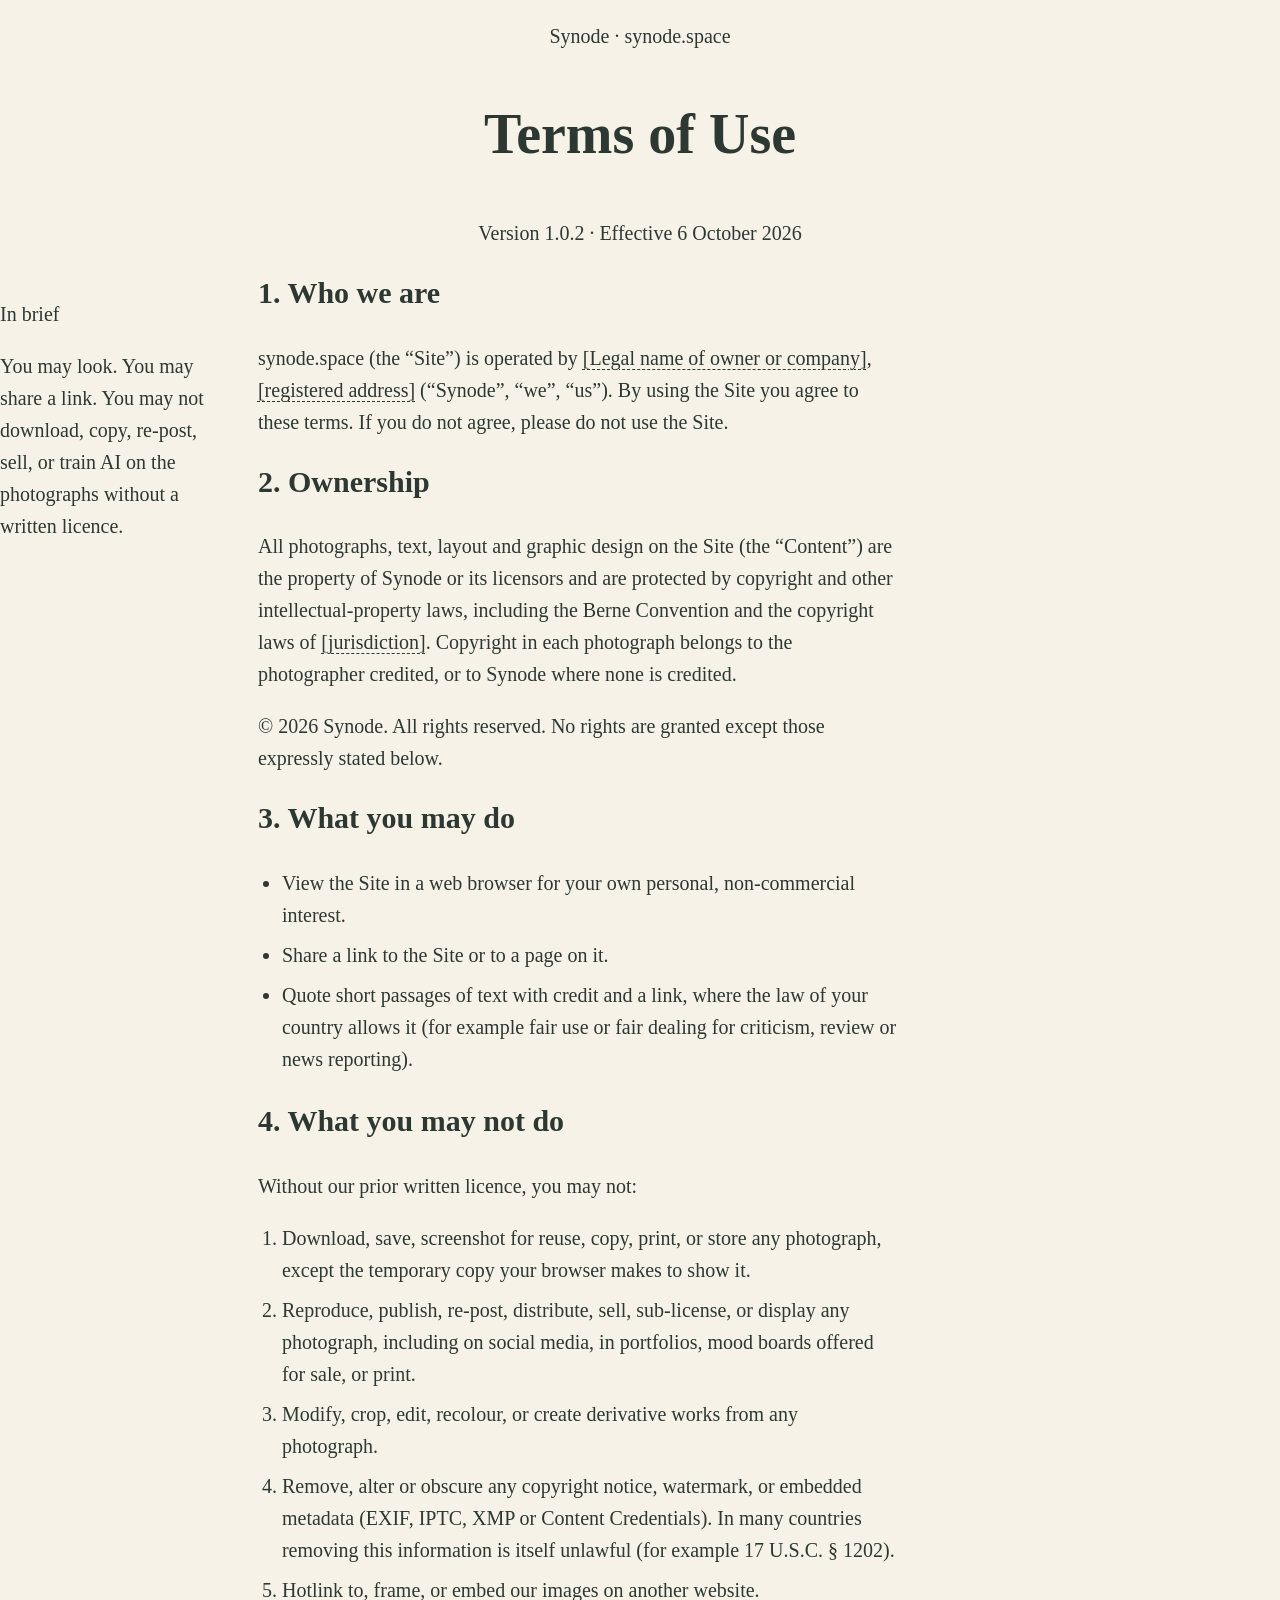
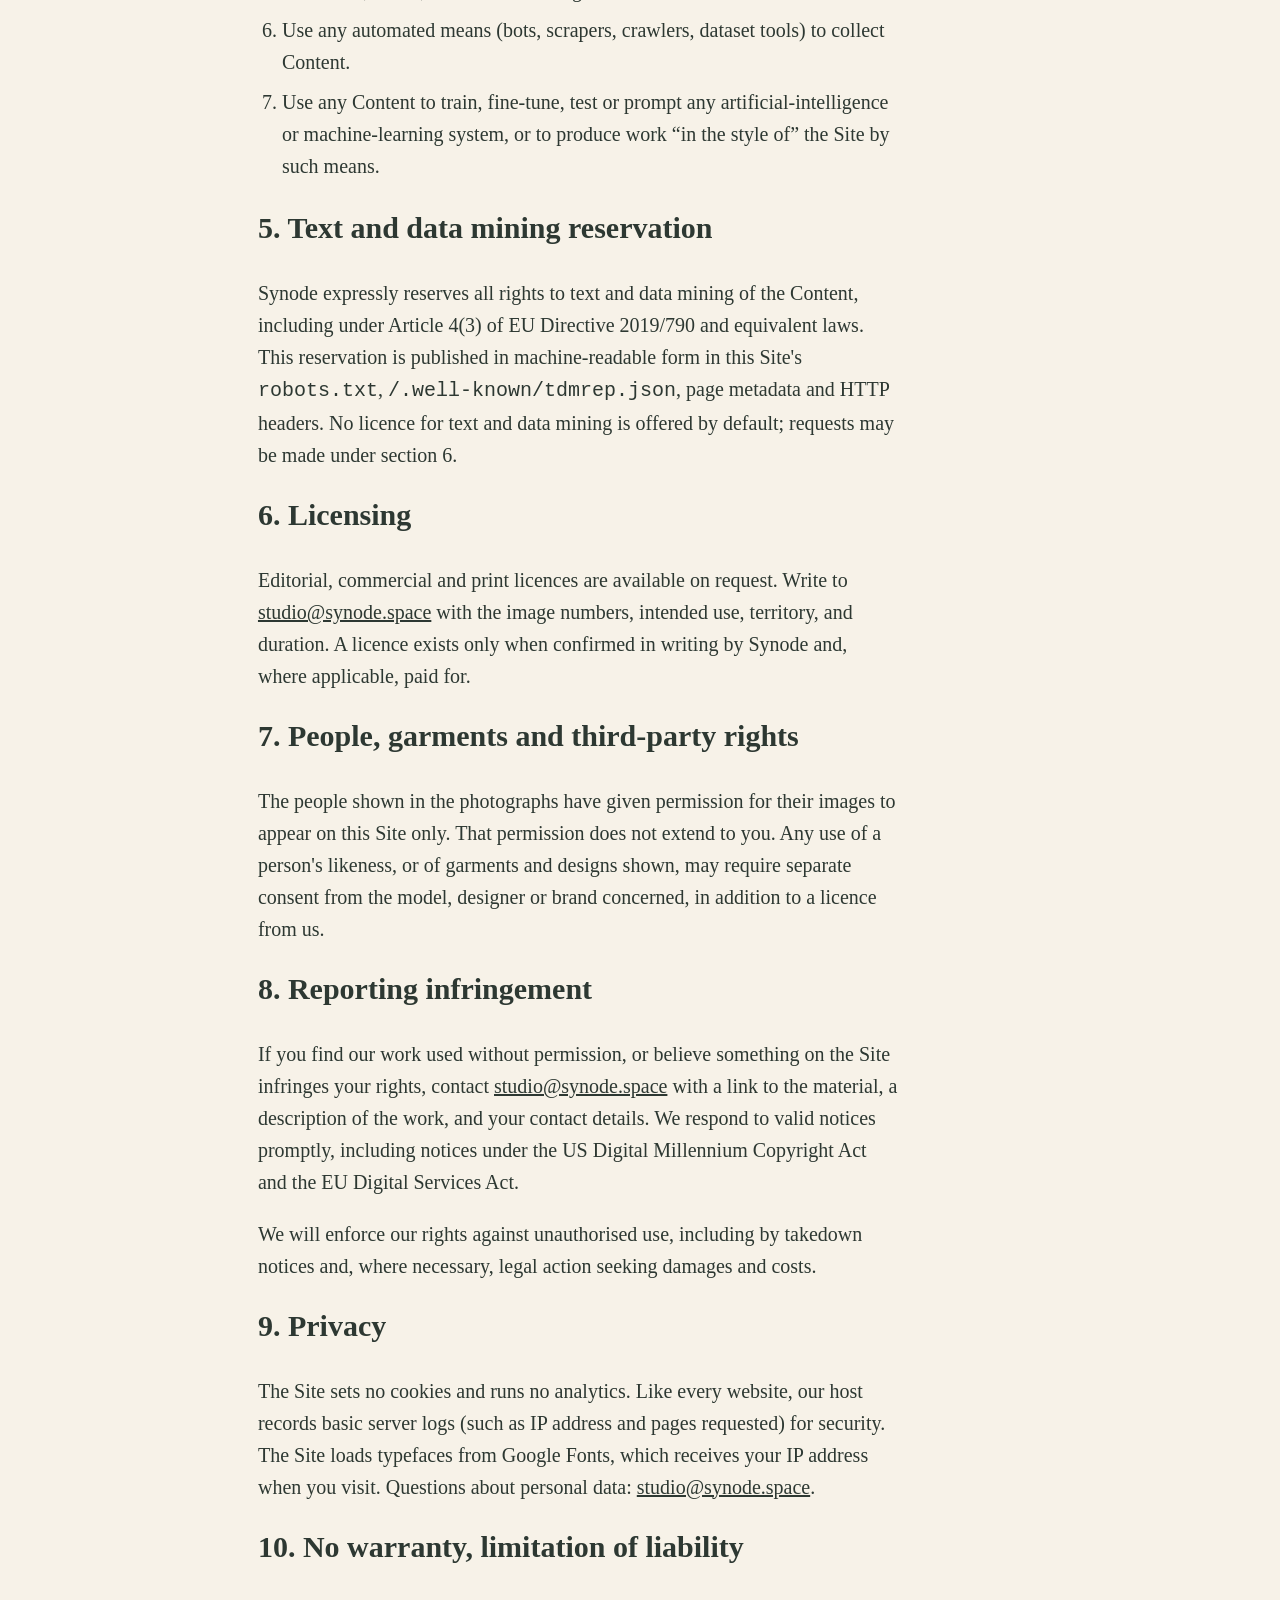
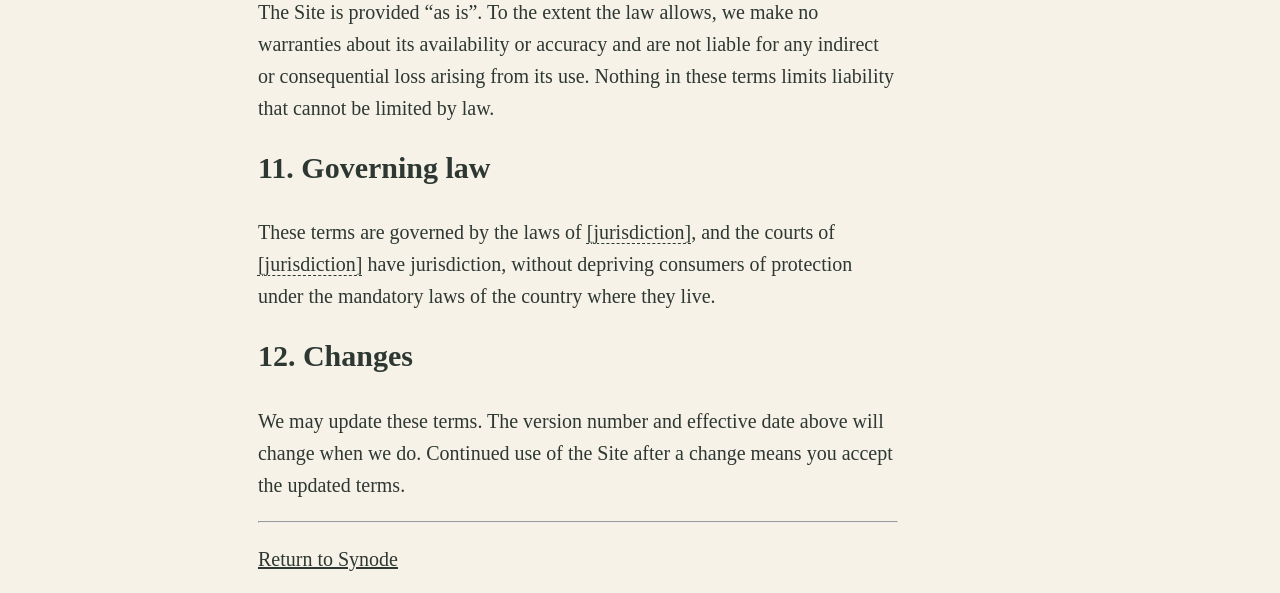
<file: terms.html>
<!doctype html>
<html lang="en">
<head>
  <meta charset="utf-8">
  <meta name="viewport" content="width=device-width, initial-scale=1">
  <title>Terms of Use — Synode</title>
  <meta name="description" content="Terms of use, copyright and image licensing for synode.space.">
  <link rel="canonical" href="https://synode.space/terms.html">
  <meta name="theme-color" content="#0C1821">
  <meta name="copyright" content="© 2026 Synode. All rights reserved.">
  <meta name="robots" content="noai, noimageai">
  <meta name="tdm-reservation" content="1">
  <meta name="tdm-policy" content="https://synode.space/terms.html">

  <link rel="preconnect" href="https://fonts.googleapis.com">
  <link rel="preconnect" href="https://fonts.gstatic.com" crossorigin>
  <link rel="stylesheet" href="https://fonts.googleapis.com/css2?family=Bodoni+Moda:opsz,wght@6..96,600&family=Cinzel+Decorative:wght@700&family=Cinzel:wght@400;700;900&family=EB+Garamond:ital,wght@0,400;1,400&family=Spectral:ital@1&display=swap">
  <link rel="stylesheet" href="css/site.css">
  <link rel="stylesheet" href="css/layout.css">
</head>
<body>

  <header class="terms-head">
    <p class="eyebrow eyebrow--gold">Synode &middot; synode.space</p>
    <h1 class="display">Terms of Use</h1>
    <p class="meta meta--gold">Version 1.0.2 &middot; Effective 6 October 2026</p>
  </header>

  <main class="folio terms">
    <div class="folio__margin">
      <p class="meta">In brief</p>
      <p class="meta">You may look. You may share a link. You may not download, copy, re-post, sell, or train AI on the photographs without a written licence.</p>
    </div>

    <div class="folio__text">
      <h2 class="section-title">1. Who we are</h2>
      <p>synode.space (the &ldquo;Site&rdquo;) is operated by <span class="fill">[Legal name of owner or company]</span>, <span class="fill">[registered address]</span> (&ldquo;Synode&rdquo;, &ldquo;we&rdquo;, &ldquo;us&rdquo;). By using the Site you agree to these terms. If you do not agree, please do not use the Site.</p>

      <h2 class="section-title">2. Ownership</h2>
      <p>All photographs, text, layout and graphic design on the Site (the &ldquo;Content&rdquo;) are the property of Synode or its licensors and are protected by copyright and other intellectual-property laws, including the Berne Convention and the copyright laws of <span class="fill">[jurisdiction]</span>. Copyright in each photograph belongs to the photographer credited, or to Synode where none is credited.</p>
      <p>&copy; 2026 Synode. All rights reserved. No rights are granted except those expressly stated below.</p>

      <h2 class="section-title">3. What you may do</h2>
      <ul>
        <li>View the Site in a web browser for your own personal, non-commercial interest.</li>
        <li>Share a link to the Site or to a page on it.</li>
        <li>Quote short passages of text with credit and a link, where the law of your country allows it (for example fair use or fair dealing for criticism, review or news reporting).</li>
      </ul>

      <h2 class="section-title">4. What you may not do</h2>
      <p>Without our prior written licence, you may not:</p>
      <ol>
        <li>Download, save, screenshot for reuse, copy, print, or store any photograph, except the temporary copy your browser makes to show it.</li>
        <li>Reproduce, publish, re-post, distribute, sell, sub-license, or display any photograph, including on social media, in portfolios, mood boards offered for sale, or print.</li>
        <li>Modify, crop, edit, recolour, or create derivative works from any photograph.</li>
        <li>Remove, alter or obscure any copyright notice, watermark, or embedded metadata (EXIF, IPTC, XMP or Content Credentials). In many countries removing this information is itself unlawful (for example 17 U.S.C. &sect; 1202).</li>
        <li>Hotlink to, frame, or embed our images on another website.</li>
        <li>Use any automated means (bots, scrapers, crawlers, dataset tools) to collect Content.</li>
        <li>Use any Content to train, fine-tune, test or prompt any artificial-intelligence or machine-learning system, or to produce work &ldquo;in the style of&rdquo; the Site by such means.</li>
      </ol>

      <h2 class="section-title">5. Text and data mining reservation</h2>
      <p>Synode expressly reserves all rights to text and data mining of the Content, including under Article 4(3) of EU Directive 2019/790 and equivalent laws. This reservation is published in machine-readable form in this Site's <code>robots.txt</code>, <code>/.well-known/tdmrep.json</code>, page metadata and HTTP headers. No licence for text and data mining is offered by default; requests may be made under section 6.</p>

      <h2 class="section-title">6. Licensing</h2>
      <p>Editorial, commercial and print licences are available on request. Write to <a href="mailto:studio@synode.space">studio@synode.space</a> with the image numbers, intended use, territory, and duration. A licence exists only when confirmed in writing by Synode and, where applicable, paid for.</p>

      <h2 class="section-title">7. People, garments and third-party rights</h2>
      <p>The people shown in the photographs have given permission for their images to appear on this Site only. That permission does not extend to you. Any use of a person's likeness, or of garments and designs shown, may require separate consent from the model, designer or brand concerned, in addition to a licence from us.</p>

      <h2 class="section-title">8. Reporting infringement</h2>
      <p>If you find our work used without permission, or believe something on the Site infringes your rights, contact <a href="mailto:studio@synode.space">studio@synode.space</a> with a link to the material, a description of the work, and your contact details. We respond to valid notices promptly, including notices under the US Digital Millennium Copyright Act and the EU Digital Services Act.</p>
      <p>We will enforce our rights against unauthorised use, including by takedown notices and, where necessary, legal action seeking damages and costs.</p>

      <h2 class="section-title">9. Privacy</h2>
      <p>The Site sets no cookies and runs no analytics. Like every website, our host records basic server logs (such as IP address and pages requested) for security. The Site loads typefaces from Google Fonts, which receives your IP address when you visit. Questions about personal data: <a href="mailto:studio@synode.space">studio@synode.space</a>.</p>

      <h2 class="section-title">10. No warranty, limitation of liability</h2>
      <p>The Site is provided &ldquo;as is&rdquo;. To the extent the law allows, we make no warranties about its availability or accuracy and are not liable for any indirect or consequential loss arising from its use. Nothing in these terms limits liability that cannot be limited by law.</p>

      <h2 class="section-title">11. Governing law</h2>
      <p>These terms are governed by the laws of <span class="fill">[jurisdiction]</span>, and the courts of <span class="fill">[jurisdiction]</span> have jurisdiction, without depriving consumers of protection under the mandatory laws of the country where they live.</p>

      <h2 class="section-title">12. Changes</h2>
      <p>We may update these terms. The version number and effective date above will change when we do. Continued use of the Site after a change means you accept the updated terms.</p>

      <hr class="rule">
      <p class="meta"><a href="index.html">Return to Synode</a></p>
    </div>
  </main>

</body>
</html>
</file>
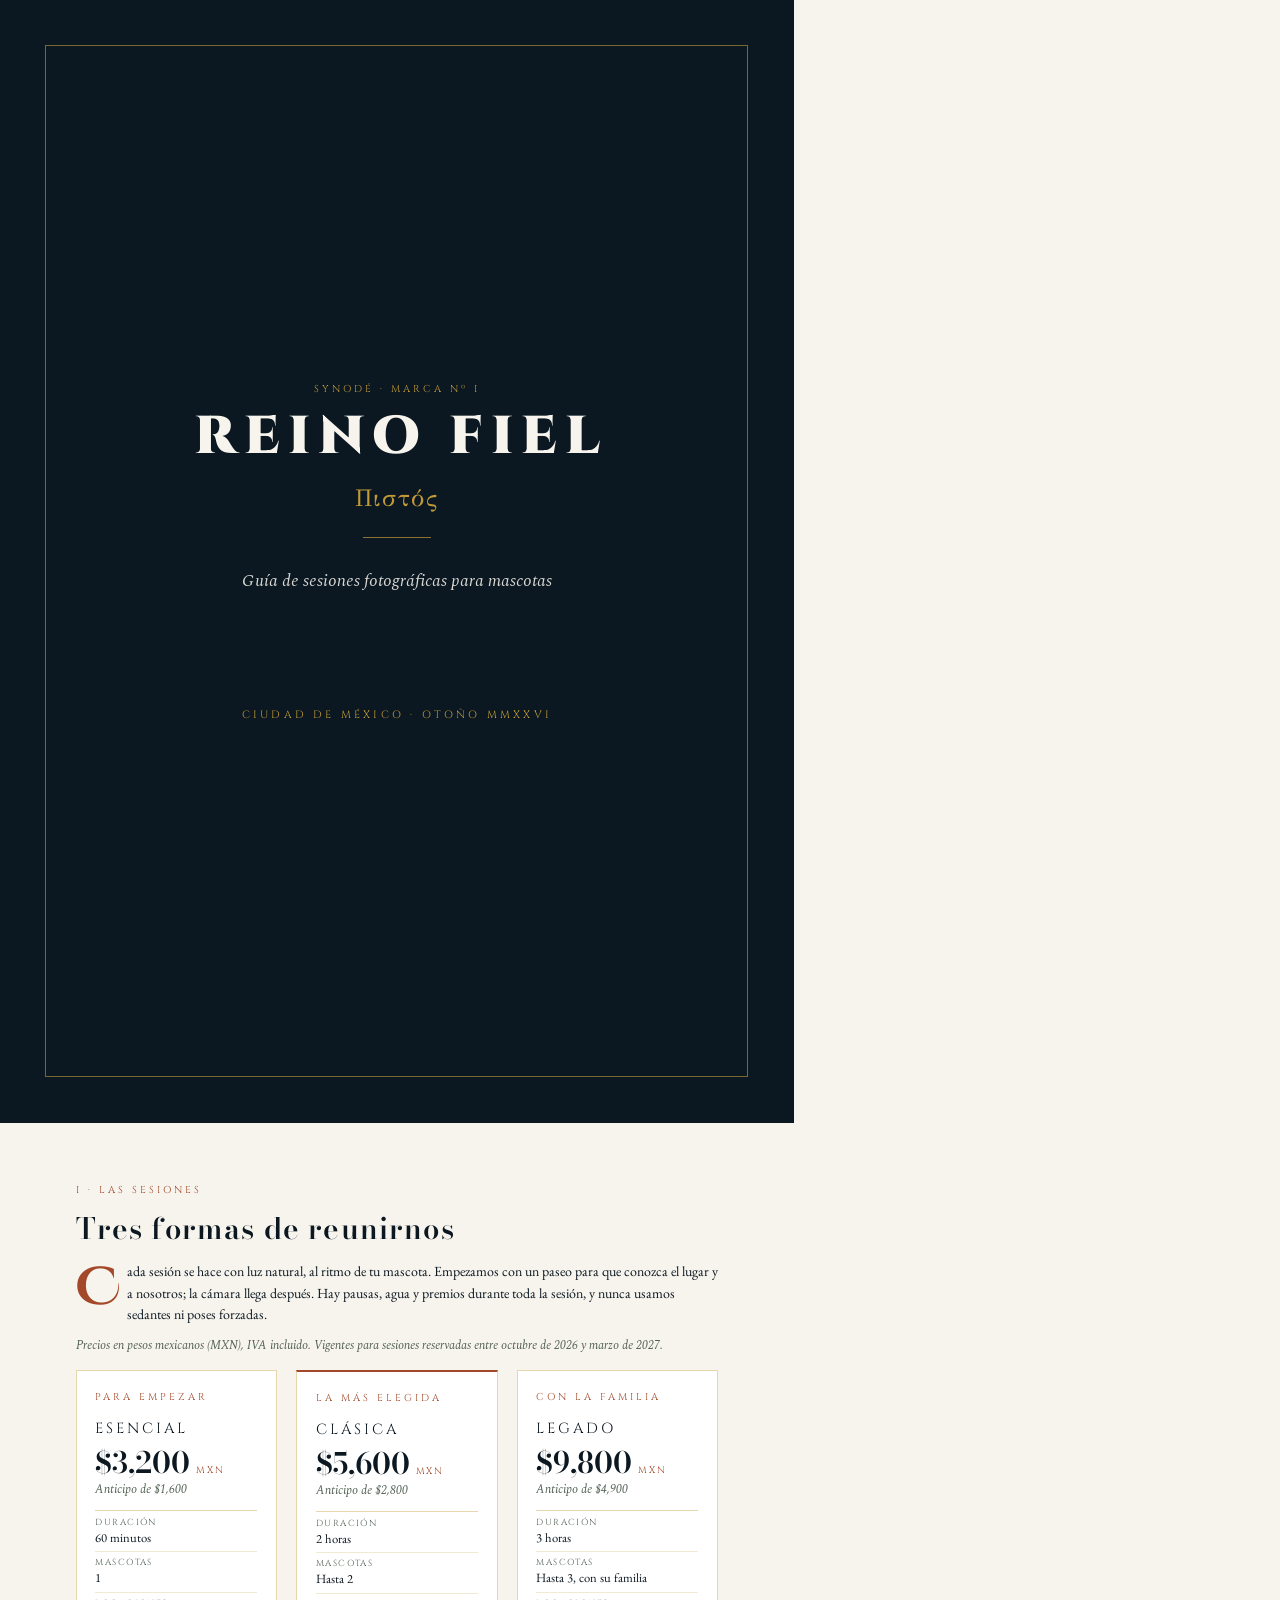
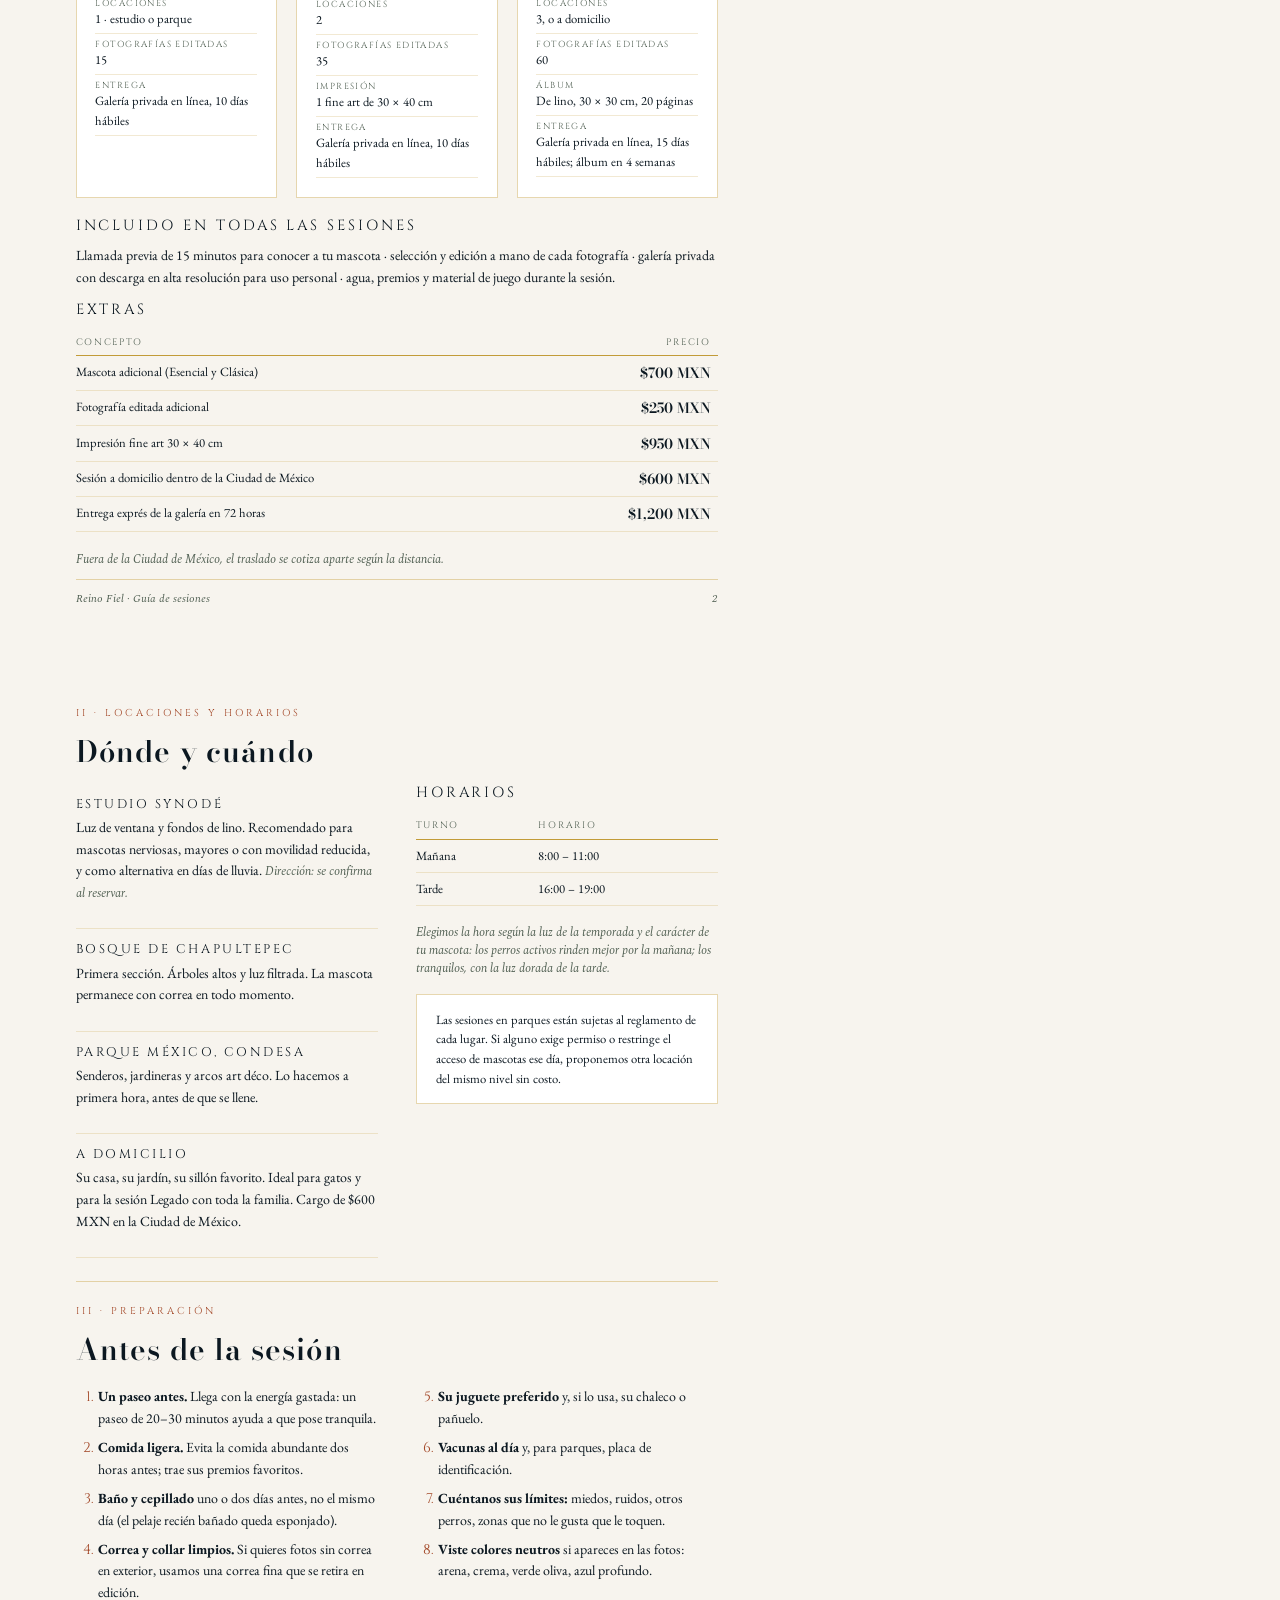
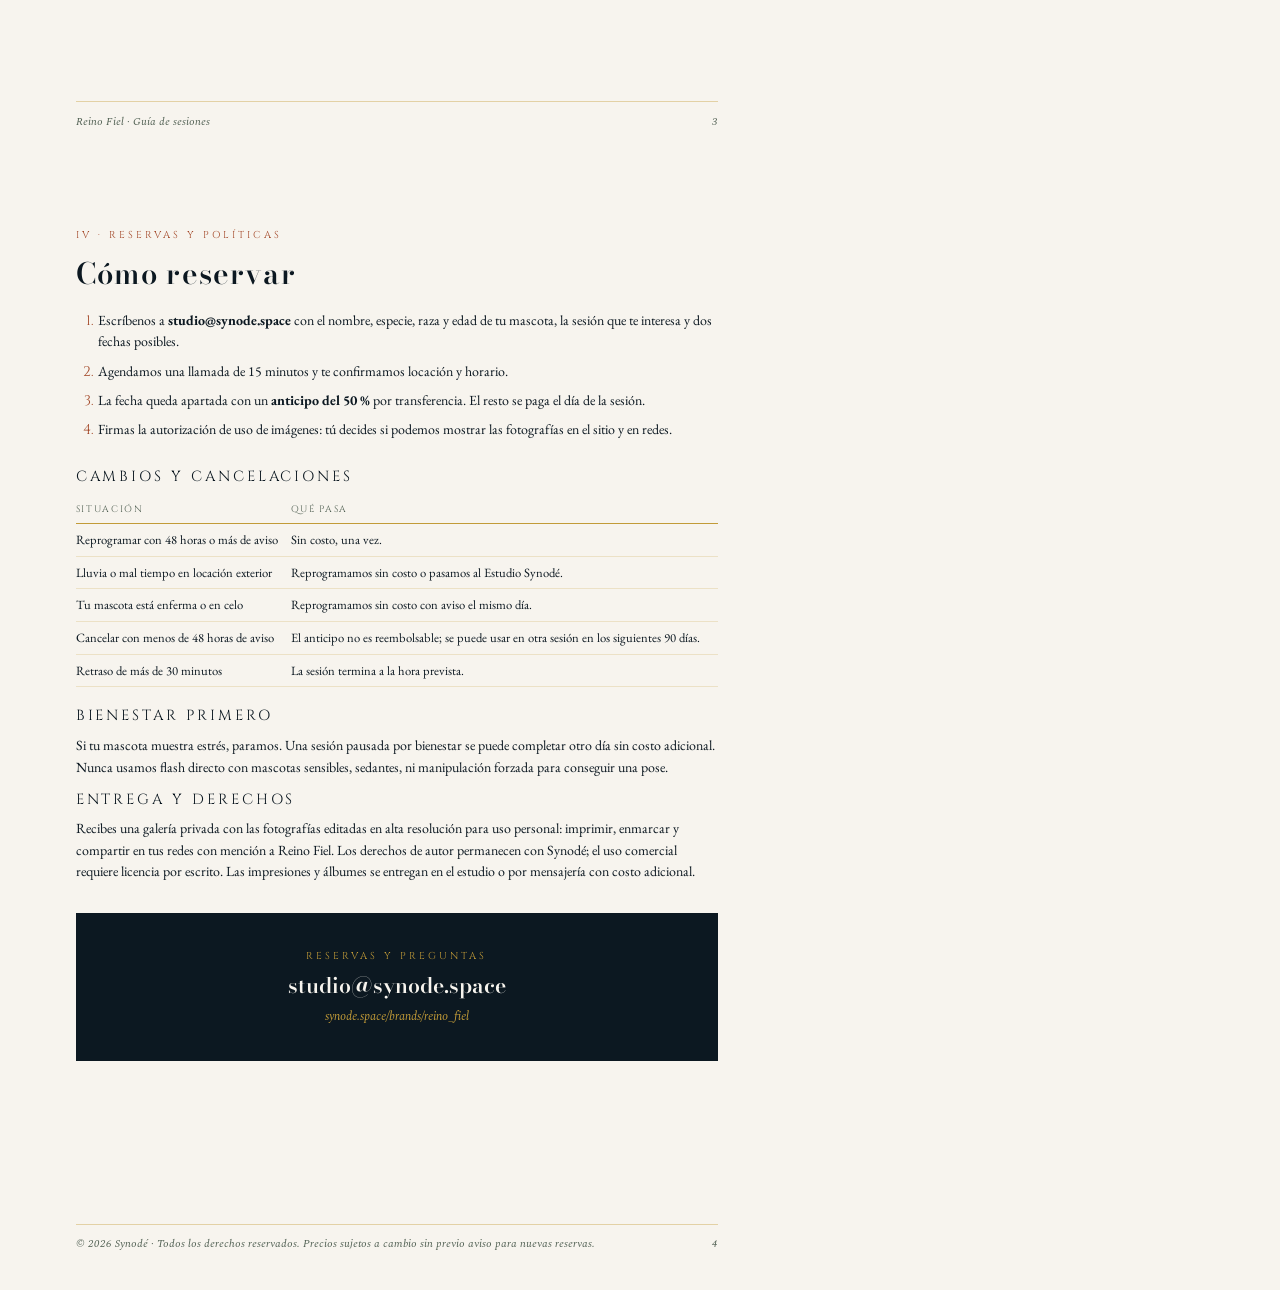
<file: docs/src/reino-fiel-sesiones.html>
<!doctype html>
<html lang="es-MX">
<head>
<meta charset="utf-8">
<title>Reino Fiel — Guía de sesiones · Otoño 2026</title>
<!-- Fuente de brands/reino_fiel/descargas/reino-fiel-guia-de-sesiones.pdf.
     Construir:  sh docs/src/build-pdf.sh reino-fiel-sesiones
     Los precios deben coincidir con brands/reino_fiel/index.html (sección Sesiones). -->
<link rel="stylesheet" href="https://fonts.googleapis.com/css2?family=Bodoni+Moda:opsz,wght@6..96,600&family=Cinzel+Decorative:wght@700&family=Cinzel:wght@400;700;900&family=EB+Garamond:ital,wght@0,400;1,400&family=GFS+Didot&family=Spectral:ital@1&display=swap">
<style>
  @page { size: A4; margin: 0; }
  :root {
    --ink: #0C1821; --parch: #F7F4EE; --rust: #A34828; --gold: #C29B38; --laurel: #516053; --white: #FFFFFF;
    --display: "Cinzel", Georgia, serif; --section: "Bodoni Moda", "GFS Didot", Georgia, serif;
    --body: "EB Garamond", Georgia, serif; --meta: "Spectral", "EB Garamond", Georgia, serif;
    --line: color-mix(in srgb, var(--gold) 40%, transparent);
  }
  * { box-sizing: border-box; }
  html { -webkit-print-color-adjust: exact; print-color-adjust: exact; }
  body { margin: 0; background: var(--parch); color: var(--ink); font: 10.5pt/1.55 var(--body); }
  .page { width: 210mm; height: 297mm; padding: 16mm 20mm 18mm; position: relative; overflow: hidden; break-after: page; }
  .page:last-child { break-after: auto; }
  .folio { position: absolute; bottom: 10mm; left: 20mm; right: 20mm; display: flex; justify-content: space-between;
           font: italic 8pt var(--meta); color: var(--laurel); border-top: 1px solid var(--line); padding-top: 3mm; }

  /* Cover */
  .cover { background: var(--ink); color: var(--parch); display: grid; place-items: center; text-align: center; }
  .cover .frame { position: absolute; inset: 12mm; border: 1px solid color-mix(in srgb, var(--gold) 60%, transparent); }
  .eyebrow { font: 400 7.5pt var(--display); letter-spacing: .3em; text-transform: uppercase; color: var(--rust); margin: 0 0 4mm; }
  .cover .eyebrow { color: var(--gold); }
  .cover h1 { font: 900 40pt/1 var(--display); letter-spacing: .15em; text-transform: uppercase; margin: 0 -.15em 0 0; }
  .cover .greek { font: 18pt "GFS Didot", var(--section); color: var(--gold); margin: 5mm 0 0; letter-spacing: .08em; }
  .cover .lede { font: italic 13pt var(--meta); opacity: .88; margin: 8mm 0 0; }
  .cover .sub { font: 400 8pt var(--display); letter-spacing: .3em; text-transform: uppercase; color: var(--gold); margin-top: 30mm; }
  .cover .rule { width: 18mm; border-top: 1px solid var(--gold); margin: 6mm auto; opacity: .7; }

  h2 { font: 600 22pt/1.15 var(--section); letter-spacing: .04em; margin: 0 0 4mm; }
  h3 { font: 400 11pt/1.3 var(--display); letter-spacing: .2em; text-transform: uppercase; margin: 0 0 2.5mm; }
  p { margin: 0 0 3mm; }
  .meta { font: italic 9pt/1.5 var(--meta); color: var(--laurel); }
  .lead::first-letter { float: left; font: 700 40pt/.8 "Cinzel Decorative", var(--display); color: var(--rust); padding: 1.5mm 2mm 0 0; }
  hr { border: 0; border-top: 1px solid var(--line); margin: 6mm 0; }

  /* Session cards */
  .cards { display: grid; grid-template-columns: repeat(3, 1fr); gap: 5mm; margin: 4mm 0 5mm; }
  .card { background: var(--white); border: 1px solid var(--line); padding: 5mm; }
  .card.featured { border-top: 2.5px solid var(--rust); }
  .price { font: 600 22pt/1 var(--section); margin: 2mm 0 1mm; }
  .price small { font: 400 7pt var(--display); letter-spacing: .2em; color: var(--rust); margin-left: 1.5mm; }
  .card ul { list-style: none; margin: 3mm 0 0; padding: 0; border-top: 1px solid var(--line); font-size: 9.5pt; }
  .card li { padding: 1.1mm 0; border-bottom: 1px solid color-mix(in srgb, var(--gold) 22%, transparent); }
  .card li b { font: 400 6.6pt var(--display); letter-spacing: .16em; text-transform: uppercase; color: var(--laurel); display: block; }

  table { width: 100%; border-collapse: collapse; font-size: 9.5pt; margin: 2mm 0 5mm; }
  th { text-align: left; font: 400 7pt var(--display); letter-spacing: .18em; text-transform: uppercase; color: var(--laurel);
       border-bottom: 1px solid var(--gold); padding: 2mm 2mm 2mm 0; }
  td { padding: 1.6mm 2mm 1.6mm 0; border-bottom: 1px solid color-mix(in srgb, var(--gold) 22%, transparent); vertical-align: top; }
  td.num { font: 600 10.5pt var(--section); white-space: nowrap; text-align: right; }
  th.num { text-align: right; }

  .two { display: grid; grid-template-columns: 1fr 1fr; gap: 10mm; }
  .place { padding: 3.5mm 0; border-bottom: 1px solid color-mix(in srgb, var(--gold) 22%, transparent); }
  .place h3 { font-size: 9.5pt; margin-bottom: 1mm; }
  ol.steps { margin: 0; padding-left: 6mm; }
  ol.steps li { padding: 1mm 0; }
  ol.steps li::marker { font-family: var(--display); color: var(--rust); }
  .note { border: 1px solid var(--line); background: var(--white); padding: 4mm 5mm; margin: 4mm 0; font-size: 9.5pt; }
  .contact { background: var(--ink); color: var(--parch); padding: 8mm; text-align: center; margin-top: 8mm; }
  .contact .eyebrow { color: var(--gold); }
  .contact p { margin: 1.5mm 0; }
  .contact .big { font: 600 16pt var(--section); }
</style>
</head>
<body>

<!-- 1. Portada -->
<section class="page cover">
  <div class="frame"></div>
  <div>
    <p class="eyebrow">Synodé &middot; Marca nº I</p>
    <h1>Reino Fiel</h1>
    <p class="greek" lang="el">Πιστός</p>
    <div class="rule"></div>
    <p class="lede">Guía de sesiones fotográficas para mascotas</p>
    <p class="sub">Ciudad de México &middot; Otoño MMXXVI</p>
  </div>
</section>

<!-- 2. Sesiones -->
<section class="page">
  <p class="eyebrow">I &middot; Las sesiones</p>
  <h2>Tres formas de reunirnos</h2>
  <p class="lead">Cada sesión se hace con luz natural, al ritmo de tu mascota. Empezamos con un paseo para que conozca el lugar y a nosotros; la cámara llega después. Hay pausas, agua y premios durante toda la sesión, y nunca usamos sedantes ni poses forzadas.</p>
  <p class="meta">Precios en pesos mexicanos (MXN), IVA incluido. Vigentes para sesiones reservadas entre octubre de 2026 y marzo de 2027.</p>

  <div class="cards">
    <div class="card">
      <p class="eyebrow">Para empezar</p>
      <h3>Esencial</h3>
      <p class="price">$3,200<small>MXN</small></p>
      <p class="meta">Anticipo de $1,600</p>
      <ul>
        <li><b>Duración</b>60 minutos</li>
        <li><b>Mascotas</b>1</li>
        <li><b>Locaciones</b>1 · estudio o parque</li>
        <li><b>Fotografías editadas</b>15</li>
        <li><b>Entrega</b>Galería privada en línea, 10 días hábiles</li>
      </ul>
    </div>
    <div class="card featured">
      <p class="eyebrow">La más elegida</p>
      <h3>Clásica</h3>
      <p class="price">$5,600<small>MXN</small></p>
      <p class="meta">Anticipo de $2,800</p>
      <ul>
        <li><b>Duración</b>2 horas</li>
        <li><b>Mascotas</b>Hasta 2</li>
        <li><b>Locaciones</b>2</li>
        <li><b>Fotografías editadas</b>35</li>
        <li><b>Impresión</b>1 fine art de 30 × 40 cm</li>
        <li><b>Entrega</b>Galería privada en línea, 10 días hábiles</li>
      </ul>
    </div>
    <div class="card">
      <p class="eyebrow">Con la familia</p>
      <h3>Legado</h3>
      <p class="price">$9,800<small>MXN</small></p>
      <p class="meta">Anticipo de $4,900</p>
      <ul>
        <li><b>Duración</b>3 horas</li>
        <li><b>Mascotas</b>Hasta 3, con su familia</li>
        <li><b>Locaciones</b>3, o a domicilio</li>
        <li><b>Fotografías editadas</b>60</li>
        <li><b>Álbum</b>De lino, 30 × 30 cm, 20 páginas</li>
        <li><b>Entrega</b>Galería privada en línea, 15 días hábiles; álbum en 4 semanas</li>
      </ul>
    </div>
  </div>

  <h3>Incluido en todas las sesiones</h3>
  <p>Llamada previa de 15 minutos para conocer a tu mascota · selección y edición a mano de cada fotografía · galería privada con descarga en alta resolución para uso personal · agua, premios y material de juego durante la sesión.</p>

  <h3>Extras</h3>
  <table>
    <tr><th>Concepto</th><th class="num">Precio</th></tr>
    <tr><td>Mascota adicional (Esencial y Clásica)</td><td class="num">$700 MXN</td></tr>
    <tr><td>Fotografía editada adicional</td><td class="num">$250 MXN</td></tr>
    <tr><td>Impresión fine art 30 × 40 cm</td><td class="num">$950 MXN</td></tr>
    <tr><td>Sesión a domicilio dentro de la Ciudad de México</td><td class="num">$600 MXN</td></tr>
    <tr><td>Entrega exprés de la galería en 72 horas</td><td class="num">$1,200 MXN</td></tr>
  </table>
  <p class="meta">Fuera de la Ciudad de México, el traslado se cotiza aparte según la distancia.</p>
  <div class="folio"><span>Reino Fiel · Guía de sesiones</span><span>2</span></div>
</section>

<!-- 3. Locaciones y preparación -->
<section class="page">
  <p class="eyebrow">II &middot; Locaciones y horarios</p>
  <h2>Dónde y cuándo</h2>
  <div class="two">
    <div>
      <div class="place"><h3>Estudio Synodé</h3><p>Luz de ventana y fondos de lino. Recomendado para mascotas nerviosas, mayores o con movilidad reducida, y como alternativa en días de lluvia. <span class="meta">Dirección: se confirma al reservar.</span></p></div>
      <div class="place"><h3>Bosque de Chapultepec</h3><p>Primera sección. Árboles altos y luz filtrada. La mascota permanece con correa en todo momento.</p></div>
      <div class="place"><h3>Parque México, Condesa</h3><p>Senderos, jardineras y arcos art déco. Lo hacemos a primera hora, antes de que se llene.</p></div>
      <div class="place"><h3>A domicilio</h3><p>Su casa, su jardín, su sillón favorito. Ideal para gatos y para la sesión Legado con toda la familia. Cargo de $600 MXN en la Ciudad de México.</p></div>
    </div>
    <div>
      <h3>Horarios</h3>
      <table>
        <tr><th>Turno</th><th>Horario</th></tr>
        <tr><td>Mañana</td><td>8:00 – 11:00</td></tr>
        <tr><td>Tarde</td><td>16:00 – 19:00</td></tr>
      </table>
      <p class="meta">Elegimos la hora según la luz de la temporada y el carácter de tu mascota: los perros activos rinden mejor por la mañana; los tranquilos, con la luz dorada de la tarde.</p>
      <div class="note">Las sesiones en parques están sujetas al reglamento de cada lugar. Si alguno exige permiso o restringe el acceso de mascotas ese día, proponemos otra locación del mismo nivel sin costo.</div>
    </div>
  </div>

  <hr>
  <p class="eyebrow">III &middot; Preparación</p>
  <h2>Antes de la sesión</h2>
  <div class="two">
    <ol class="steps">
      <li><b>Un paseo antes.</b> Llega con la energía gastada: un paseo de 20–30 minutos ayuda a que pose tranquila.</li>
      <li><b>Comida ligera.</b> Evita la comida abundante dos horas antes; trae sus premios favoritos.</li>
      <li><b>Baño y cepillado</b> uno o dos días antes, no el mismo día (el pelaje recién bañado queda esponjado).</li>
      <li><b>Correa y collar limpios.</b> Si quieres fotos sin correa en exterior, usamos una correa fina que se retira en edición.</li>
    </ol>
    <ol class="steps" start="5">
      <li><b>Su juguete preferido</b> y, si lo usa, su chaleco o pañuelo.</li>
      <li><b>Vacunas al día</b> y, para parques, placa de identificación.</li>
      <li><b>Cuéntanos sus límites:</b> miedos, ruidos, otros perros, zonas que no le gusta que le toquen.</li>
      <li><b>Viste colores neutros</b> si apareces en las fotos: arena, crema, verde oliva, azul profundo.</li>
    </ol>
  </div>
  <div class="folio"><span>Reino Fiel · Guía de sesiones</span><span>3</span></div>
</section>

<!-- 4. Reservas, políticas y entrega -->
<section class="page">
  <p class="eyebrow">IV &middot; Reservas y políticas</p>
  <h2>Cómo reservar</h2>
  <ol class="steps">
    <li>Escríbenos a <b>studio@synode.space</b> con el nombre, especie, raza y edad de tu mascota, la sesión que te interesa y dos fechas posibles.</li>
    <li>Agendamos una llamada de 15 minutos y te confirmamos locación y horario.</li>
    <li>La fecha queda apartada con un <b>anticipo del 50 %</b> por transferencia. El resto se paga el día de la sesión.</li>
    <li>Firmas la autorización de uso de imágenes: tú decides si podemos mostrar las fotografías en el sitio y en redes.</li>
  </ol>

  <h3 style="margin-top:6mm">Cambios y cancelaciones</h3>
  <table>
    <tr><th>Situación</th><th>Qué pasa</th></tr>
    <tr><td>Reprogramar con 48 horas o más de aviso</td><td>Sin costo, una vez.</td></tr>
    <tr><td>Lluvia o mal tiempo en locación exterior</td><td>Reprogramamos sin costo o pasamos al Estudio Synodé.</td></tr>
    <tr><td>Tu mascota está enferma o en celo</td><td>Reprogramamos sin costo con aviso el mismo día.</td></tr>
    <tr><td>Cancelar con menos de 48 horas de aviso</td><td>El anticipo no es reembolsable; se puede usar en otra sesión en los siguientes 90 días.</td></tr>
    <tr><td>Retraso de más de 30 minutos</td><td>La sesión termina a la hora prevista.</td></tr>
  </table>

  <h3>Bienestar primero</h3>
  <p>Si tu mascota muestra estrés, paramos. Una sesión pausada por bienestar se puede completar otro día sin costo adicional. Nunca usamos flash directo con mascotas sensibles, sedantes, ni manipulación forzada para conseguir una pose.</p>

  <h3>Entrega y derechos</h3>
  <p>Recibes una galería privada con las fotografías editadas en alta resolución para uso personal: imprimir, enmarcar y compartir en tus redes con mención a Reino Fiel. Los derechos de autor permanecen con Synodé; el uso comercial requiere licencia por escrito. Las impresiones y álbumes se entregan en el estudio o por mensajería con costo adicional.</p>

  <div class="contact">
    <p class="eyebrow">Reservas y preguntas</p>
    <p class="big">studio@synode.space</p>
    <p class="meta" style="color:var(--gold)">synode.space/brands/reino_fiel</p>
  </div>
  <div class="folio"><span>© 2026 Synodé · Todos los derechos reservados. Precios sujetos a cambio sin previo aviso para nuevas reservas.</span><span>4</span></div>
</section>

</body>
</html>
</file>
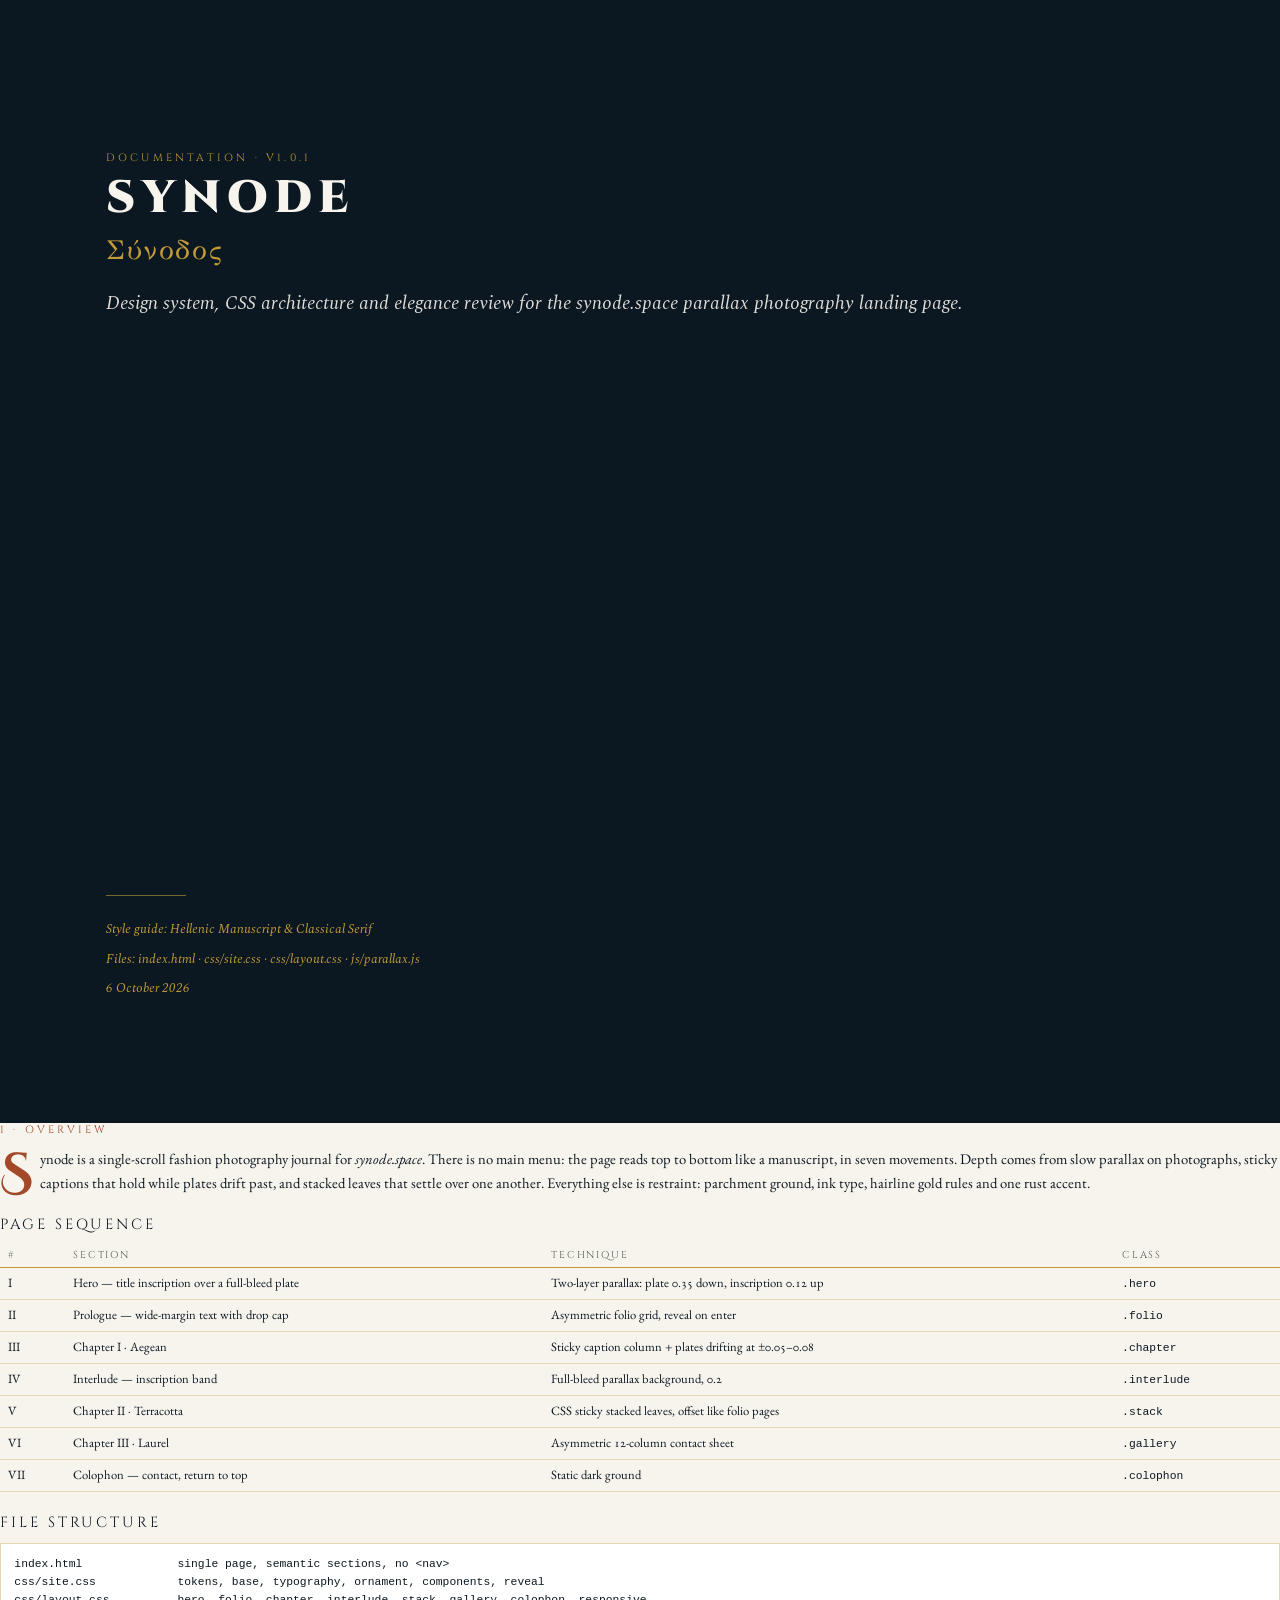
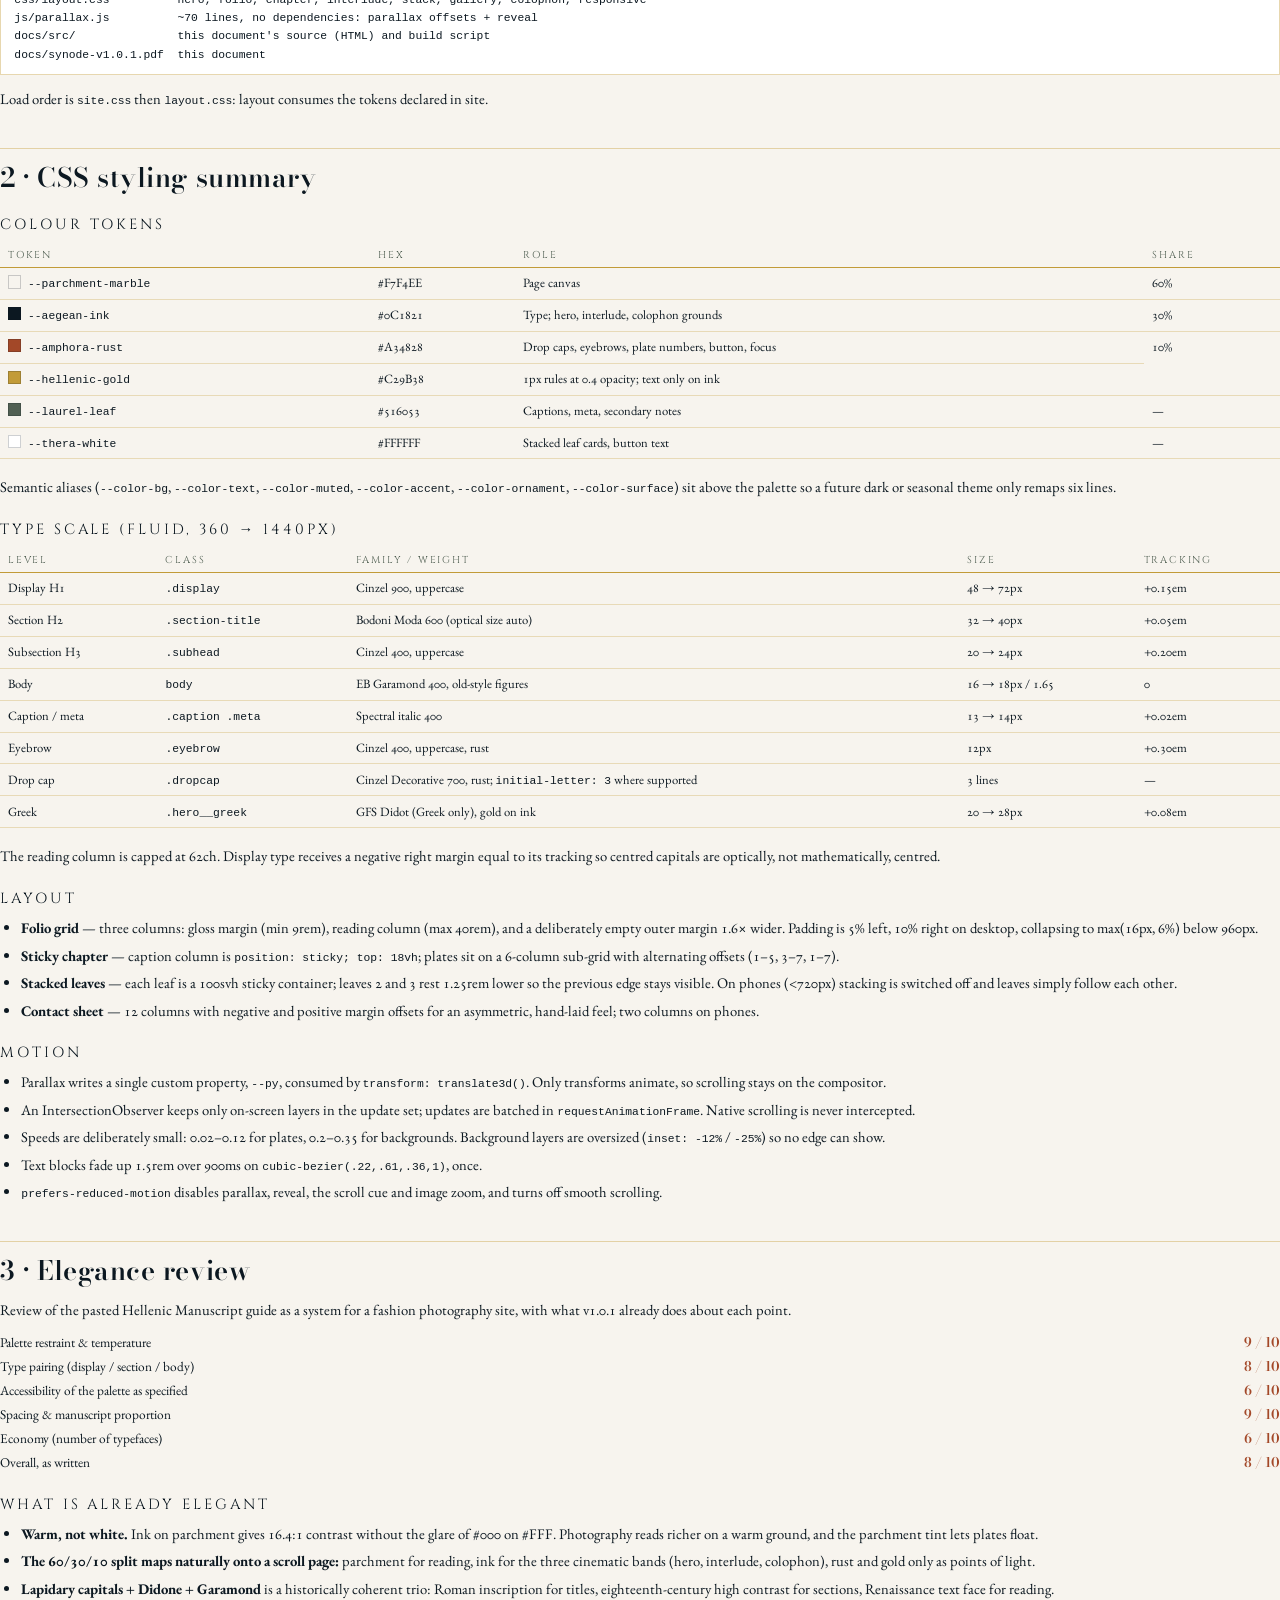
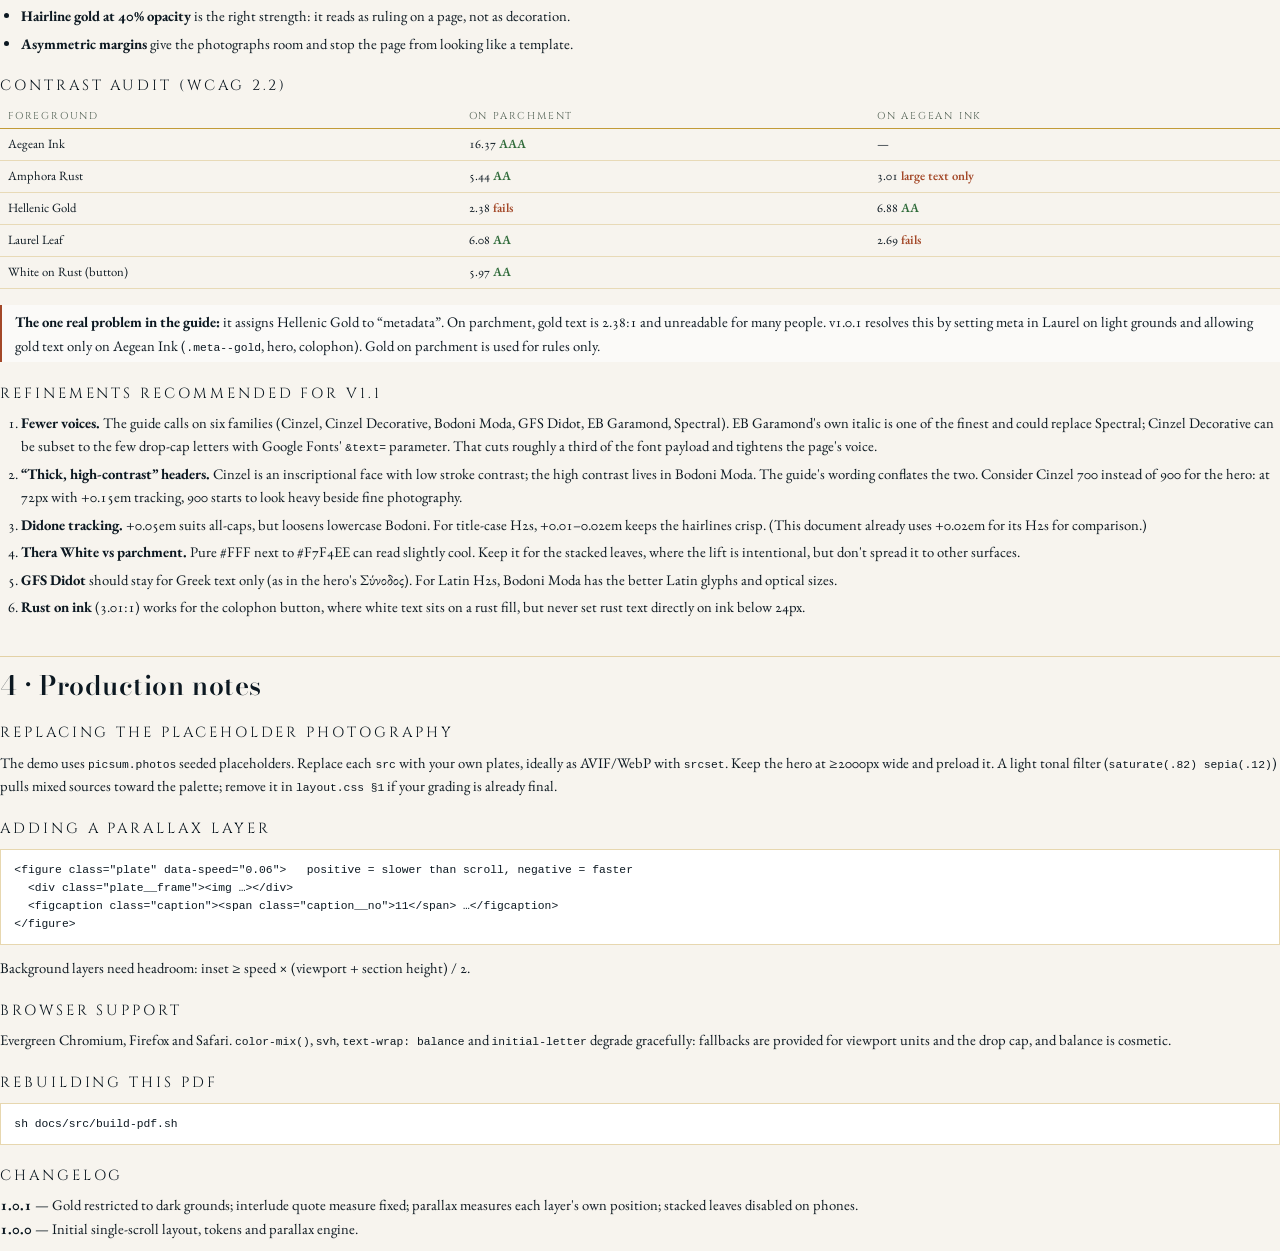
<file: docs/src/synode-v1.0.1.html>
<!doctype html>
<html lang="en">
<head>
<meta charset="utf-8">
<title>Synode v1.0.1 — Design &amp; CSS Documentation</title>
<link rel="stylesheet" href="https://fonts.googleapis.com/css2?family=Bodoni+Moda:opsz,wght@6..96,600&family=Cinzel+Decorative:wght@700&family=Cinzel:wght@400;700;900&family=EB+Garamond:ital,wght@0,400;0,600;1,400&family=GFS+Didot&family=Spectral:ital@1&display=block">
<style>
  @page { size: A4; margin: 20mm 22mm 22mm 28mm; }
  @page :first { margin: 0; }
  :root {
    --ink:#0C1821; --parch:#F7F4EE; --rust:#A34828; --gold:#C29B38; --laurel:#516053; --white:#FFFFFF;
  }
  * { box-sizing: border-box; }
  html { -webkit-print-color-adjust: exact; print-color-adjust: exact; }
  body { margin:0; background:var(--parch); color:var(--ink); font:11pt/1.6 "EB Garamond", Georgia, serif; font-feature-settings:"onum" 1; }
  h1,h2,h3 { break-after: avoid; }
  h1 { font:900 34pt/1 "Cinzel", serif; letter-spacing:.15em; text-transform:uppercase; margin:0; }
  h2 { font:600 20pt/1.2 "Bodoni Moda", serif; letter-spacing:.02em; margin:28pt 0 8pt; padding-top:10pt; border-top:1px solid rgba(194,155,56,.4); }
  h3 { font:400 11pt/1.3 "Cinzel", serif; letter-spacing:.2em; text-transform:uppercase; margin:16pt 0 6pt; }
  p { margin:0 0 8pt; }
  .meta { font:italic 9.5pt/1.5 "Spectral", serif; color:var(--laurel); }
  .eyebrow { font:400 8pt "Cinzel", serif; letter-spacing:.3em; text-transform:uppercase; color:var(--rust); margin-bottom:8pt; }
  code, pre { font-family: "Cascadia Mono", Consolas, monospace; font-size: 8.5pt; }
  pre { background:var(--white); border:1px solid rgba(194,155,56,.4); padding:8pt 10pt; white-space:pre-wrap; break-inside:avoid; }
  table { width:100%; border-collapse:collapse; margin:6pt 0 12pt; font-size:9.5pt; break-inside:avoid; }
  th { font:400 7.5pt "Cinzel", serif; letter-spacing:.18em; text-transform:uppercase; text-align:left; color:var(--laurel); border-bottom:1px solid var(--gold); padding:4pt 6pt; }
  td { border-bottom:1px solid rgba(194,155,56,.3); padding:4pt 6pt; vertical-align:top; }
  .sw { display:inline-block; width:10pt; height:10pt; vertical-align:-1pt; margin-right:5pt; border:1px solid rgba(12,24,33,.2); }
  .pass { color:#2f6b3a; font-weight:600; } .fail { color:var(--rust); font-weight:600; }
  .cover { height:297mm; display:flex; flex-direction:column; justify-content:space-between; background:var(--ink); color:var(--parch); margin:0; padding:40mm 22mm 30mm 28mm; break-after:page; overflow:hidden; }
  .cover .greek { font:20pt "GFS Didot", serif; color:var(--gold); letter-spacing:.08em; margin-top:10pt; }
  .cover .lede { font:italic 14pt "Spectral", serif; margin-top:16pt; opacity:.9; }
  .cover .meta { color:var(--gold); }
  .cover hr { width:60pt; border:0; border-top:1px solid var(--gold); margin:18pt 0; opacity:.6; }
  .dropcap::first-letter { float:left; font:700 40pt/0.8 "Cinzel Decorative", serif; color:var(--rust); padding:4pt 5pt 0 0; }
  .score { display:grid; grid-template-columns: 1fr auto; gap:2pt 12pt; font-size:10pt; margin:6pt 0 12pt; }
  .score b { font:600 10pt "Bodoni Moda", serif; color:var(--rust); text-align:right; }
  .note { border-left:2px solid var(--rust); padding:4pt 0 4pt 10pt; margin:8pt 0 12pt; background:rgba(255,255,255,.6); break-inside:avoid; }
  ul, ol { margin:0 0 10pt; padding-left:16pt; } li { margin-bottom:3pt; }
  @media print { body { background: #FFFFFF; } pre { background: var(--parch); } }
</style>
</head>
<body>

<section class="cover">
  <div>
    <p class="eyebrow" style="color:var(--gold)">Documentation &middot; v1.0.1</p>
    <h1>Synode</h1>
    <p class="greek" lang="el">Σύνοδος</p>
    <p class="lede">Design system, CSS architecture and elegance review for the synode.space parallax photography landing page.</p>
  </div>
  <div>
    <hr>
    <p class="meta">Style guide: Hellenic Manuscript &amp; Classical Serif</p>
    <p class="meta">Files: index.html &middot; css/site.css &middot; css/layout.css &middot; js/parallax.js</p>
    <p class="meta">6 October 2026</p>
  </div>
</section>

<p class="eyebrow">1 &middot; Overview</p>
<p class="dropcap">Synode is a single-scroll fashion photography journal for <em>synode.space</em>. There is no main menu: the page reads top to bottom like a manuscript, in seven movements. Depth comes from slow parallax on photographs, sticky captions that hold while plates drift past, and stacked leaves that settle over one another. Everything else is restraint: parchment ground, ink type, hairline gold rules and one rust accent.</p>

<h3>Page sequence</h3>
<table>
  <tr><th>#</th><th>Section</th><th>Technique</th><th>Class</th></tr>
  <tr><td>I</td><td>Hero — title inscription over a full-bleed plate</td><td>Two-layer parallax: plate 0.35 down, inscription 0.12 up</td><td><code>.hero</code></td></tr>
  <tr><td>II</td><td>Prologue — wide-margin text with drop cap</td><td>Asymmetric folio grid, reveal on enter</td><td><code>.folio</code></td></tr>
  <tr><td>III</td><td>Chapter I · Aegean</td><td>Sticky caption column + plates drifting at ±0.05–0.08</td><td><code>.chapter</code></td></tr>
  <tr><td>IV</td><td>Interlude — inscription band</td><td>Full-bleed parallax background, 0.2</td><td><code>.interlude</code></td></tr>
  <tr><td>V</td><td>Chapter II · Terracotta</td><td>CSS sticky stacked leaves, offset like folio pages</td><td><code>.stack</code></td></tr>
  <tr><td>VI</td><td>Chapter III · Laurel</td><td>Asymmetric 12-column contact sheet</td><td><code>.gallery</code></td></tr>
  <tr><td>VII</td><td>Colophon — contact, return to top</td><td>Static dark ground</td><td><code>.colophon</code></td></tr>
</table>

<h3>File structure</h3>
<pre>index.html              single page, semantic sections, no &lt;nav&gt;
css/site.css            tokens, base, typography, ornament, components, reveal
css/layout.css          hero, folio, chapter, interlude, stack, gallery, colophon, responsive
js/parallax.js          ~70 lines, no dependencies: parallax offsets + reveal
docs/src/               this document's source (HTML) and build script
docs/synode-v1.0.1.pdf  this document</pre>
<p>Load order is <code>site.css</code> then <code>layout.css</code>: layout consumes the tokens declared in site.</p>

<h2>2 &middot; CSS styling summary</h2>

<h3>Colour tokens</h3>
<table>
  <tr><th>Token</th><th>Hex</th><th>Role</th><th>Share</th></tr>
  <tr><td><span class="sw" style="background:#F7F4EE"></span><code>--parchment-marble</code></td><td>#F7F4EE</td><td>Page canvas</td><td>60%</td></tr>
  <tr><td><span class="sw" style="background:#0C1821"></span><code>--aegean-ink</code></td><td>#0C1821</td><td>Type; hero, interlude, colophon grounds</td><td>30%</td></tr>
  <tr><td><span class="sw" style="background:#A34828"></span><code>--amphora-rust</code></td><td>#A34828</td><td>Drop caps, eyebrows, plate numbers, button, focus</td><td rowspan="2">10%</td></tr>
  <tr><td><span class="sw" style="background:#C29B38"></span><code>--hellenic-gold</code></td><td>#C29B38</td><td>1px rules at 0.4 opacity; text only on ink</td></tr>
  <tr><td><span class="sw" style="background:#516053"></span><code>--laurel-leaf</code></td><td>#516053</td><td>Captions, meta, secondary notes</td><td>—</td></tr>
  <tr><td><span class="sw" style="background:#FFFFFF"></span><code>--thera-white</code></td><td>#FFFFFF</td><td>Stacked leaf cards, button text</td><td>—</td></tr>
</table>
<p>Semantic aliases (<code>--color-bg</code>, <code>--color-text</code>, <code>--color-muted</code>, <code>--color-accent</code>, <code>--color-ornament</code>, <code>--color-surface</code>) sit above the palette so a future dark or seasonal theme only remaps six lines.</p>

<h3>Type scale (fluid, 360 → 1440px)</h3>
<table>
  <tr><th>Level</th><th>Class</th><th>Family / weight</th><th>Size</th><th>Tracking</th></tr>
  <tr><td>Display H1</td><td><code>.display</code></td><td>Cinzel 900, uppercase</td><td>48 → 72px</td><td>+0.15em</td></tr>
  <tr><td>Section H2</td><td><code>.section-title</code></td><td>Bodoni Moda 600 (optical size auto)</td><td>32 → 40px</td><td>+0.05em</td></tr>
  <tr><td>Subsection H3</td><td><code>.subhead</code></td><td>Cinzel 400, uppercase</td><td>20 → 24px</td><td>+0.20em</td></tr>
  <tr><td>Body</td><td><code>body</code></td><td>EB Garamond 400, old-style figures</td><td>16 → 18px / 1.65</td><td>0</td></tr>
  <tr><td>Caption / meta</td><td><code>.caption .meta</code></td><td>Spectral italic 400</td><td>13 → 14px</td><td>+0.02em</td></tr>
  <tr><td>Eyebrow</td><td><code>.eyebrow</code></td><td>Cinzel 400, uppercase, rust</td><td>12px</td><td>+0.30em</td></tr>
  <tr><td>Drop cap</td><td><code>.dropcap</code></td><td>Cinzel Decorative 700, rust; <code>initial-letter: 3</code> where supported</td><td>3 lines</td><td>—</td></tr>
  <tr><td>Greek</td><td><code>.hero__greek</code></td><td>GFS Didot (Greek only), gold on ink</td><td>20 → 28px</td><td>+0.08em</td></tr>
</table>
<p>The reading column is capped at 62ch. Display type receives a negative right margin equal to its tracking so centred capitals are optically, not mathematically, centred.</p>

<h3>Layout</h3>
<ul>
  <li><b>Folio grid</b> — three columns: gloss margin (min 9rem), reading column (max 40rem), and a deliberately empty outer margin 1.6× wider. Padding is 5% left, 10% right on desktop, collapsing to max(16px, 6%) below 960px.</li>
  <li><b>Sticky chapter</b> — caption column is <code>position: sticky; top: 18vh</code>; plates sit on a 6-column sub-grid with alternating offsets (1–5, 3–7, 1–7).</li>
  <li><b>Stacked leaves</b> — each leaf is a 100svh sticky container; leaves 2 and 3 rest 1.25rem lower so the previous edge stays visible. On phones (&lt;720px) stacking is switched off and leaves simply follow each other.</li>
  <li><b>Contact sheet</b> — 12 columns with negative and positive margin offsets for an asymmetric, hand-laid feel; two columns on phones.</li>
</ul>

<h3>Motion</h3>
<ul>
  <li>Parallax writes a single custom property, <code>--py</code>, consumed by <code>transform: translate3d()</code>. Only transforms animate, so scrolling stays on the compositor.</li>
  <li>An IntersectionObserver keeps only on-screen layers in the update set; updates are batched in <code>requestAnimationFrame</code>. Native scrolling is never intercepted.</li>
  <li>Speeds are deliberately small: 0.02–0.12 for plates, 0.2–0.35 for backgrounds. Background layers are oversized (<code>inset: -12%</code> / <code>-25%</code>) so no edge can show.</li>
  <li>Text blocks fade up 1.5rem over 900ms on <code>cubic-bezier(.22,.61,.36,1)</code>, once.</li>
  <li><code>prefers-reduced-motion</code> disables parallax, reveal, the scroll cue and image zoom, and turns off smooth scrolling.</li>
</ul>

<h2>3 &middot; Elegance review</h2>
<p>Review of the pasted Hellenic Manuscript guide as a system for a fashion photography site, with what v1.0.1 already does about each point.</p>

<div class="score">
  <span>Palette restraint &amp; temperature</span><b>9 / 10</b>
  <span>Type pairing (display / section / body)</span><b>8 / 10</b>
  <span>Accessibility of the palette as specified</span><b>6 / 10</b>
  <span>Spacing &amp; manuscript proportion</span><b>9 / 10</b>
  <span>Economy (number of typefaces)</span><b>6 / 10</b>
  <span>Overall, as written</span><b>8 / 10</b>
</div>

<h3>What is already elegant</h3>
<ul>
  <li><b>Warm, not white.</b> Ink on parchment gives 16.4:1 contrast without the glare of #000 on #FFF. Photography reads richer on a warm ground, and the parchment tint lets plates float.</li>
  <li><b>The 60/30/10 split maps naturally onto a scroll page:</b> parchment for reading, ink for the three cinematic bands (hero, interlude, colophon), rust and gold only as points of light.</li>
  <li><b>Lapidary capitals + Didone + Garamond</b> is a historically coherent trio: Roman inscription for titles, eighteenth-century high contrast for sections, Renaissance text face for reading.</li>
  <li><b>Hairline gold at 40% opacity</b> is the right strength: it reads as ruling on a page, not as decoration.</li>
  <li><b>Asymmetric margins</b> give the photographs room and stop the page from looking like a template.</li>
</ul>

<h3>Contrast audit (WCAG 2.2)</h3>
<table>
  <tr><th>Foreground</th><th>On parchment</th><th>On Aegean Ink</th></tr>
  <tr><td>Aegean Ink</td><td>16.37 <span class="pass">AAA</span></td><td>—</td></tr>
  <tr><td>Amphora Rust</td><td>5.44 <span class="pass">AA</span></td><td>3.01 <span class="fail">large text only</span></td></tr>
  <tr><td>Hellenic Gold</td><td>2.38 <span class="fail">fails</span></td><td>6.88 <span class="pass">AA</span></td></tr>
  <tr><td>Laurel Leaf</td><td>6.08 <span class="pass">AA</span></td><td>2.69 <span class="fail">fails</span></td></tr>
  <tr><td>White on Rust (button)</td><td colspan="2">5.97 <span class="pass">AA</span></td></tr>
</table>

<div class="note"><b>The one real problem in the guide:</b> it assigns Hellenic Gold to &ldquo;metadata&rdquo;. On parchment, gold text is 2.38:1 and unreadable for many people. v1.0.1 resolves this by setting meta in Laurel on light grounds and allowing gold text only on Aegean Ink (<code>.meta--gold</code>, hero, colophon). Gold on parchment is used for rules only.</div>

<h3>Refinements recommended for v1.1</h3>
<ol>
  <li><b>Fewer voices.</b> The guide calls on six families (Cinzel, Cinzel Decorative, Bodoni Moda, GFS Didot, EB Garamond, Spectral). EB Garamond's own italic is one of the finest and could replace Spectral; Cinzel Decorative can be subset to the few drop-cap letters with Google Fonts' <code>&amp;text=</code> parameter. That cuts roughly a third of the font payload and tightens the page's voice.</li>
  <li><b>&ldquo;Thick, high-contrast&rdquo; headers.</b> Cinzel is an inscriptional face with low stroke contrast; the high contrast lives in Bodoni Moda. The guide's wording conflates the two. Consider Cinzel 700 instead of 900 for the hero: at 72px with +0.15em tracking, 900 starts to look heavy beside fine photography.</li>
  <li><b>Didone tracking.</b> +0.05em suits all-caps, but loosens lowercase Bodoni. For title-case H2s, +0.01–0.02em keeps the hairlines crisp. (This document already uses +0.02em for its H2s for comparison.)</li>
  <li><b>Thera White vs parchment.</b> Pure #FFF next to #F7F4EE can read slightly cool. Keep it for the stacked leaves, where the lift is intentional, but don't spread it to other surfaces.</li>
  <li><b>GFS Didot</b> should stay for Greek text only (as in the hero's Σύνοδος). For Latin H2s, Bodoni Moda has the better Latin glyphs and optical sizes.</li>
  <li><b>Rust on ink</b> (3.01:1) works for the colophon button, where white text sits on a rust fill, but never set rust text directly on ink below 24px.</li>
</ol>

<h2>4 &middot; Production notes</h2>
<h3>Replacing the placeholder photography</h3>
<p>The demo uses <code>picsum.photos</code> seeded placeholders. Replace each <code>src</code> with your own plates, ideally as AVIF/WebP with <code>srcset</code>. Keep the hero at ≥2000px wide and preload it. A light tonal filter (<code>saturate(.82) sepia(.12)</code>) pulls mixed sources toward the palette; remove it in <code>layout.css §1</code> if your grading is already final.</p>

<h3>Adding a parallax layer</h3>
<pre>&lt;figure class="plate" data-speed="0.06"&gt;   positive = slower than scroll, negative = faster
  &lt;div class="plate__frame"&gt;&lt;img …&gt;&lt;/div&gt;
  &lt;figcaption class="caption"&gt;&lt;span class="caption__no"&gt;11&lt;/span&gt; …&lt;/figcaption&gt;
&lt;/figure&gt;</pre>
<p>Background layers need headroom: inset ≥ speed × (viewport + section height) / 2.</p>

<h3>Browser support</h3>
<p>Evergreen Chromium, Firefox and Safari. <code>color-mix()</code>, <code>svh</code>, <code>text-wrap: balance</code> and <code>initial-letter</code> degrade gracefully: fallbacks are provided for viewport units and the drop cap, and balance is cosmetic.</p>

<h3>Rebuilding this PDF</h3>
<pre>sh docs/src/build-pdf.sh</pre>

<h3>Changelog</h3>
<p><b>1.0.1</b> — Gold restricted to dark grounds; interlude quote measure fixed; parallax measures each layer's own position; stacked leaves disabled on phones.<br>
<b>1.0.0</b> — Initial single-scroll layout, tokens and parallax engine.</p>

</body>
</html>
</file>
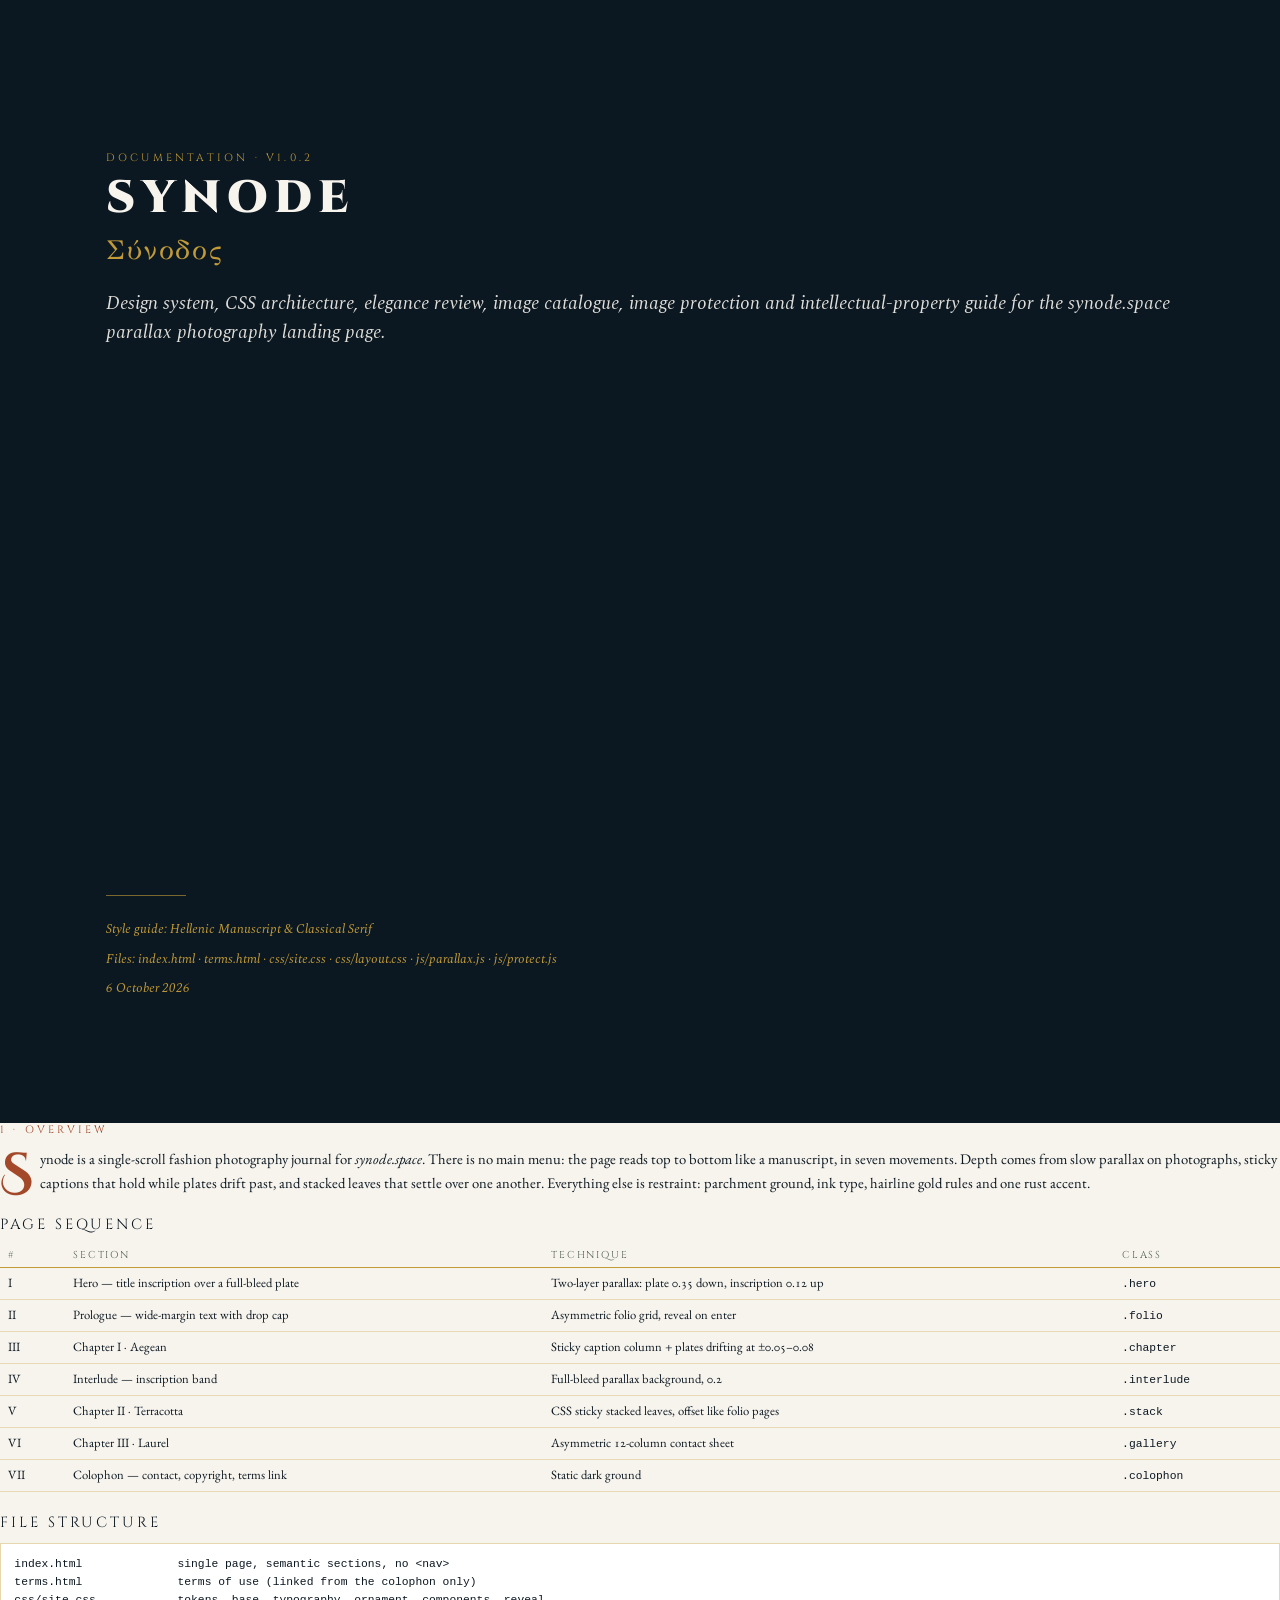
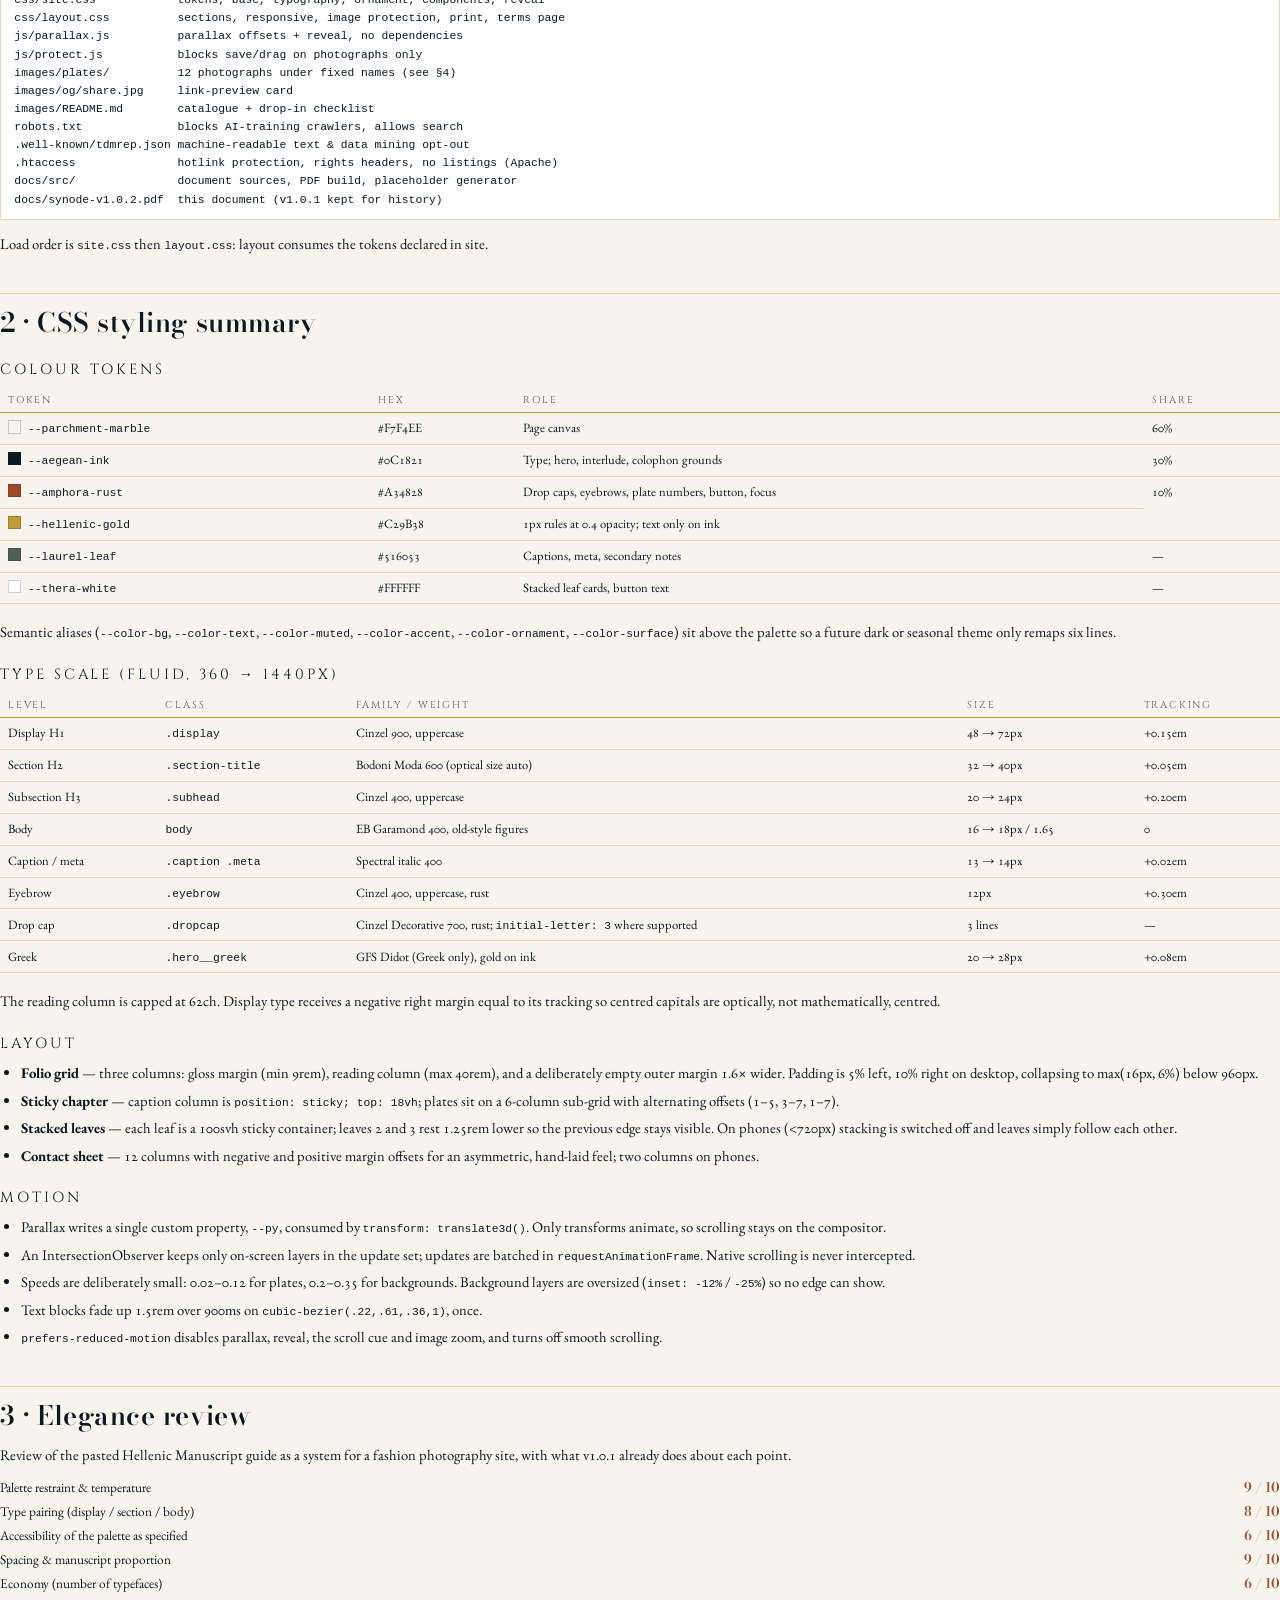
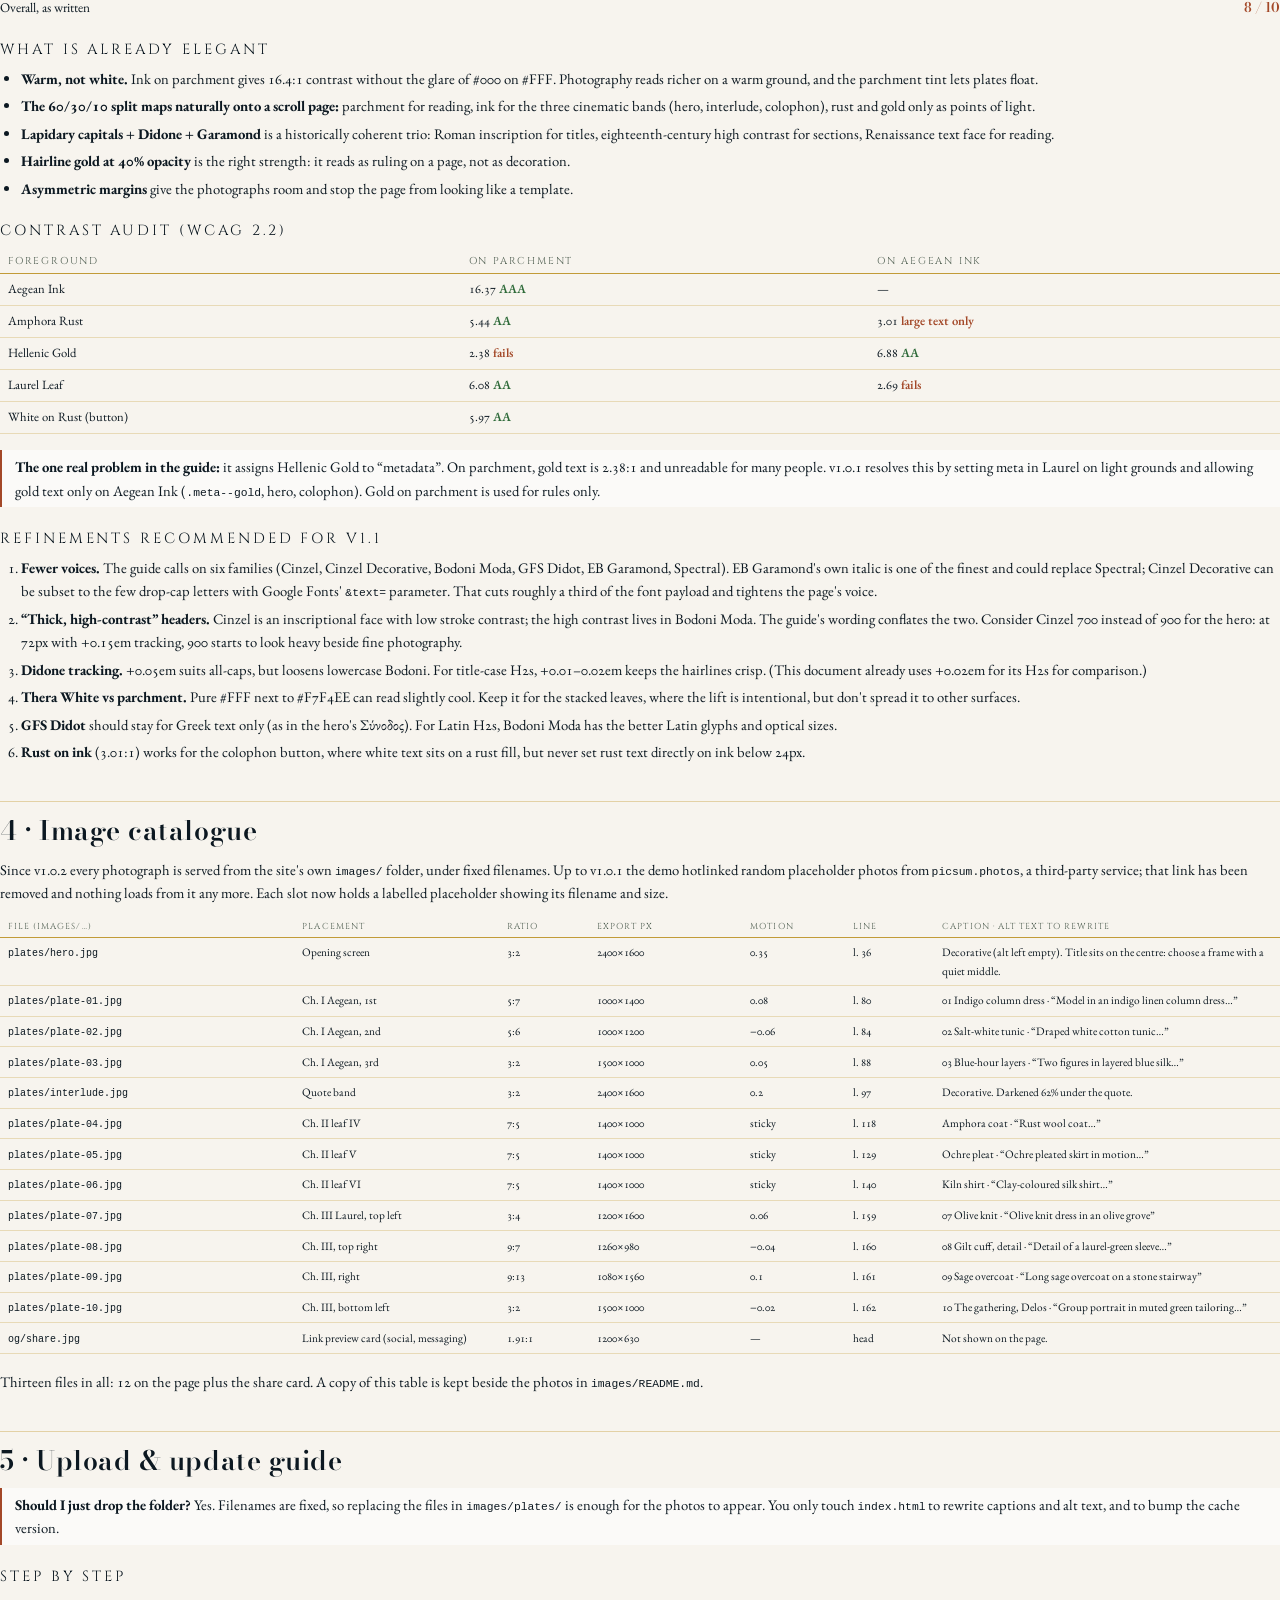
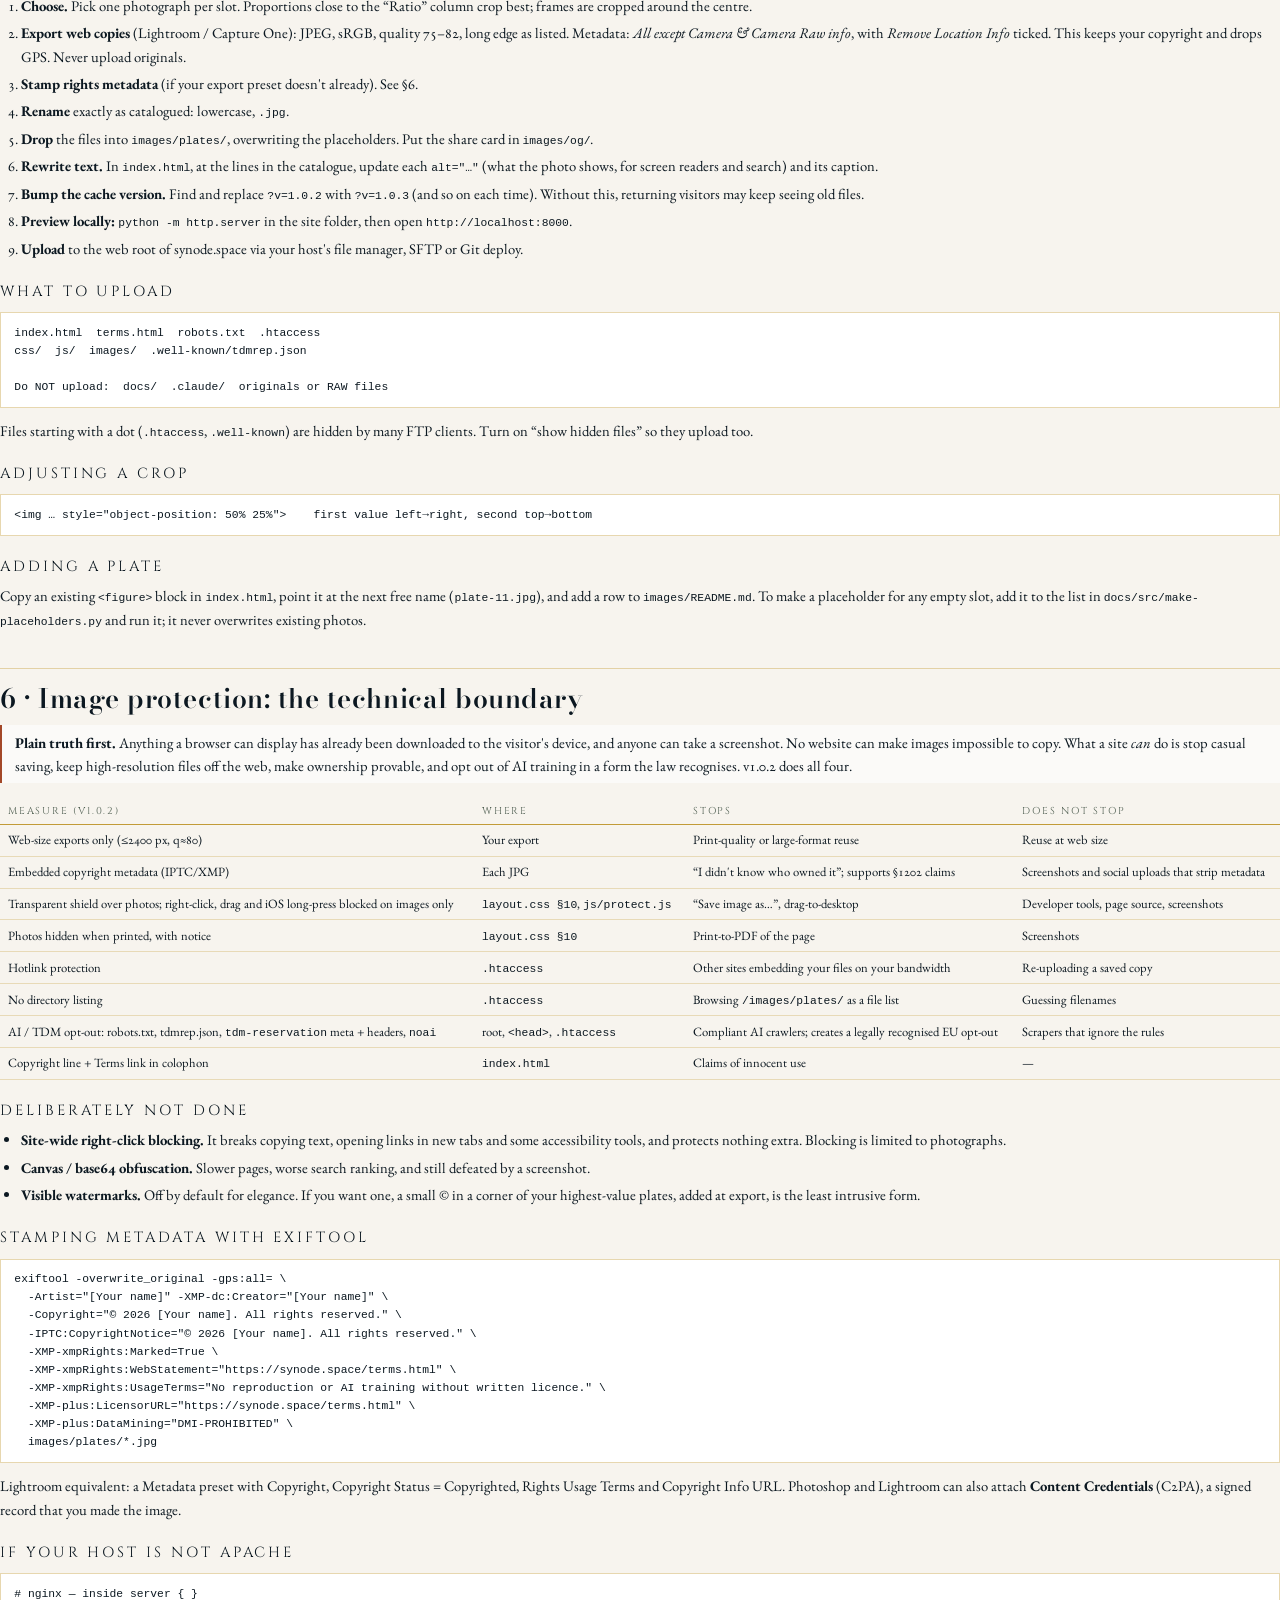
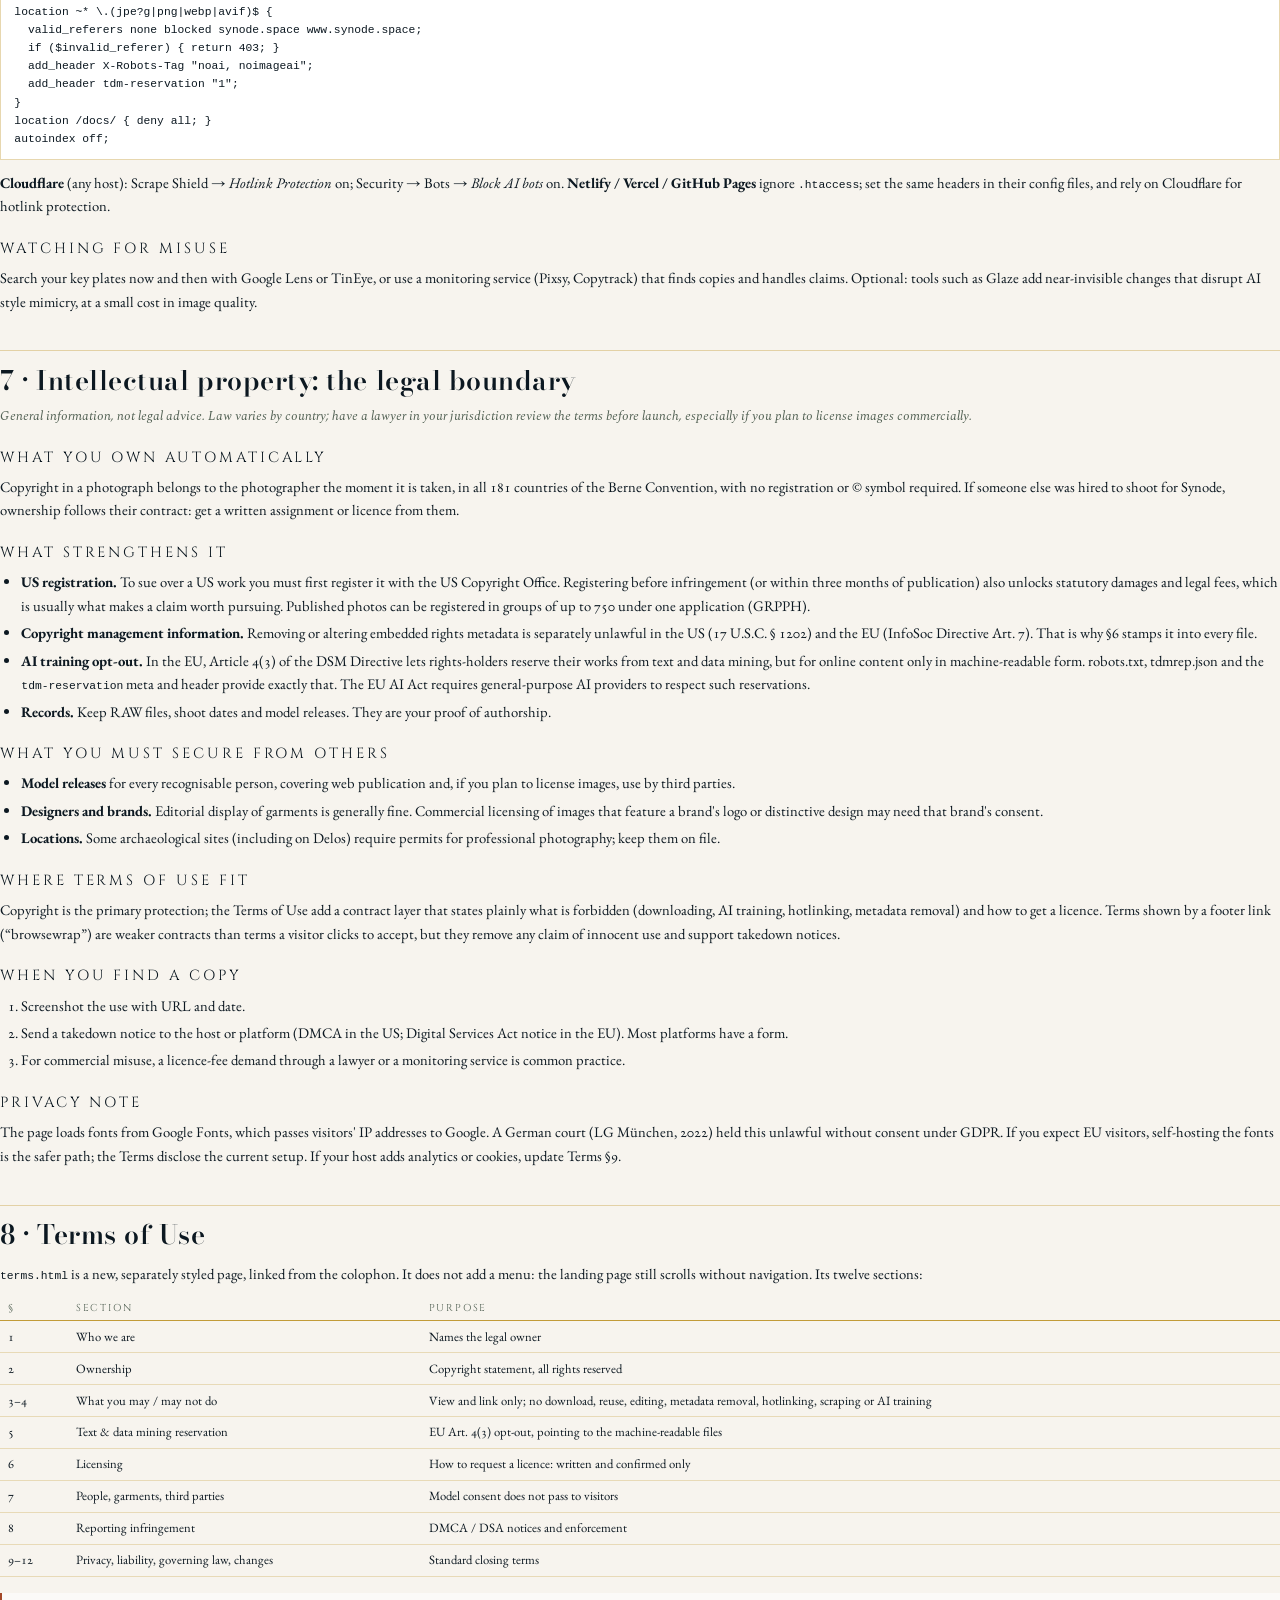
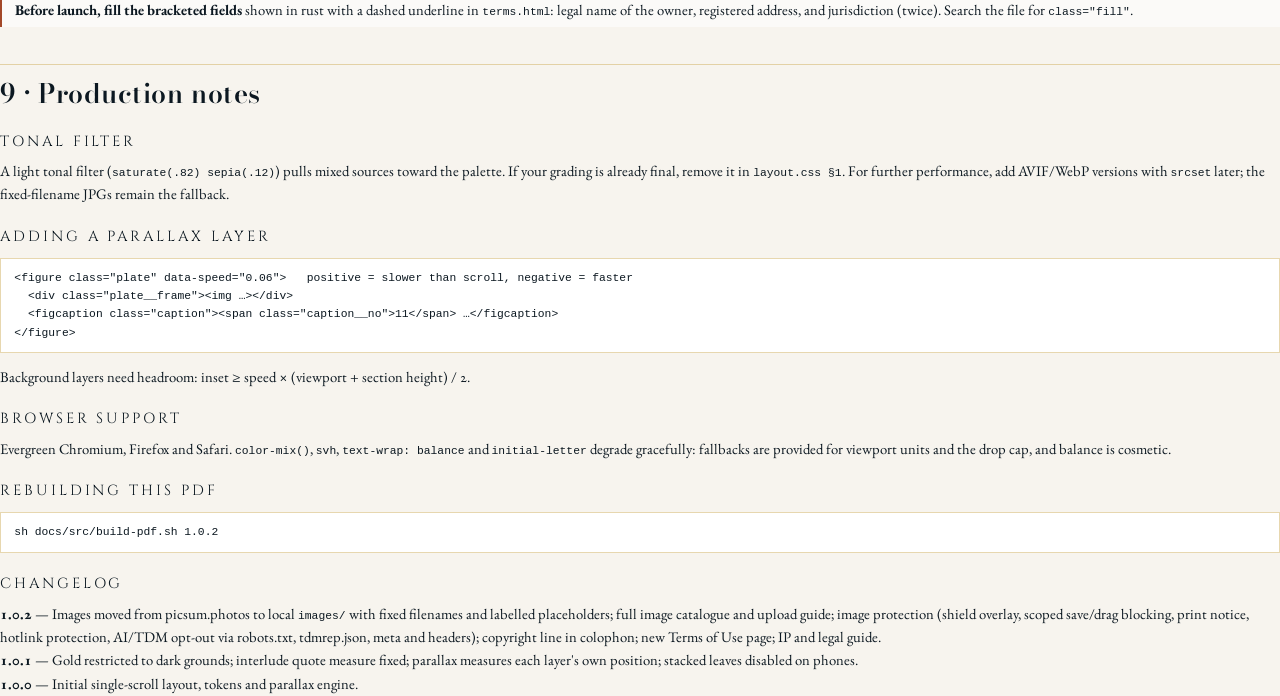
<file: docs/src/synode-v1.0.2.html>
<!doctype html>
<html lang="en">
<head>
<meta charset="utf-8">
<title>Synode v1.0.2 — Design &amp; CSS Documentation</title>
<link rel="stylesheet" href="https://fonts.googleapis.com/css2?family=Bodoni+Moda:opsz,wght@6..96,600&family=Cinzel+Decorative:wght@700&family=Cinzel:wght@400;700;900&family=EB+Garamond:ital,wght@0,400;0,600;1,400&family=GFS+Didot&family=Spectral:ital@1&display=block">
<style>
  @page { size: A4; margin: 20mm 22mm 22mm 28mm; }
  @page :first { margin: 0; }
  :root {
    --ink:#0C1821; --parch:#F7F4EE; --rust:#A34828; --gold:#C29B38; --laurel:#516053; --white:#FFFFFF;
  }
  * { box-sizing: border-box; }
  html { -webkit-print-color-adjust: exact; print-color-adjust: exact; }
  body { margin:0; background:var(--parch); color:var(--ink); font:11pt/1.6 "EB Garamond", Georgia, serif; font-feature-settings:"onum" 1; }
  h1,h2,h3 { break-after: avoid; }
  h1 { font:900 34pt/1 "Cinzel", serif; letter-spacing:.15em; text-transform:uppercase; margin:0; }
  h2 { font:600 20pt/1.2 "Bodoni Moda", serif; letter-spacing:.02em; margin:28pt 0 8pt; padding-top:10pt; border-top:1px solid rgba(194,155,56,.4); }
  h3 { font:400 11pt/1.3 "Cinzel", serif; letter-spacing:.2em; text-transform:uppercase; margin:16pt 0 6pt; }
  p { margin:0 0 8pt; }
  .meta { font:italic 9.5pt/1.5 "Spectral", serif; color:var(--laurel); }
  .eyebrow { font:400 8pt "Cinzel", serif; letter-spacing:.3em; text-transform:uppercase; color:var(--rust); margin-bottom:8pt; }
  code, pre { font-family: "Cascadia Mono", Consolas, monospace; font-size: 8.5pt; }
  pre { background:var(--white); border:1px solid rgba(194,155,56,.4); padding:8pt 10pt; white-space:pre-wrap; break-inside:avoid; }
  table { width:100%; border-collapse:collapse; margin:6pt 0 12pt; font-size:9.5pt; break-inside:avoid; }
  th { font:400 7.5pt "Cinzel", serif; letter-spacing:.18em; text-transform:uppercase; text-align:left; color:var(--laurel); border-bottom:1px solid var(--gold); padding:4pt 6pt; }
  td { border-bottom:1px solid rgba(194,155,56,.3); padding:4pt 6pt; vertical-align:top; }
  .sw { display:inline-block; width:10pt; height:10pt; vertical-align:-1pt; margin-right:5pt; border:1px solid rgba(12,24,33,.2); }
  .pass { color:#2f6b3a; font-weight:600; } .fail { color:var(--rust); font-weight:600; }
  .cover { height:297mm; display:flex; flex-direction:column; justify-content:space-between; background:var(--ink); color:var(--parch); margin:0; padding:40mm 22mm 30mm 28mm; break-after:page; overflow:hidden; }
  .cover .greek { font:20pt "GFS Didot", serif; color:var(--gold); letter-spacing:.08em; margin-top:10pt; }
  .cover .lede { font:italic 14pt "Spectral", serif; margin-top:16pt; opacity:.9; }
  .cover .meta { color:var(--gold); }
  .cover hr { width:60pt; border:0; border-top:1px solid var(--gold); margin:18pt 0; opacity:.6; }
  .dropcap::first-letter { float:left; font:700 40pt/0.8 "Cinzel Decorative", serif; color:var(--rust); padding:4pt 5pt 0 0; }
  table.cat { table-layout:fixed; font-size:8.5pt; break-inside:auto; }
  table.cat tr { break-inside:avoid; }
  table.cat code { font-size:7.5pt; }
  table.cat th { font-size:6.5pt; letter-spacing:.12em; }
  .score { display:grid; grid-template-columns: 1fr auto; gap:2pt 12pt; font-size:10pt; margin:6pt 0 12pt; }
  .score b { font:600 10pt "Bodoni Moda", serif; color:var(--rust); text-align:right; }
  .note { border-left:2px solid var(--rust); padding:4pt 0 4pt 10pt; margin:8pt 0 12pt; background:rgba(255,255,255,.6); break-inside:avoid; }
  ul, ol { margin:0 0 10pt; padding-left:16pt; } li { margin-bottom:3pt; }
  @media print { body { background: #FFFFFF; } pre { background: var(--parch); } }
</style>
</head>
<body>

<section class="cover">
  <div>
    <p class="eyebrow" style="color:var(--gold)">Documentation &middot; v1.0.2</p>
    <h1>Synode</h1>
    <p class="greek" lang="el">Σύνοδος</p>
    <p class="lede">Design system, CSS architecture, elegance review, image catalogue, image protection and intellectual-property guide for the synode.space parallax photography landing page.</p>
  </div>
  <div>
    <hr>
    <p class="meta">Style guide: Hellenic Manuscript &amp; Classical Serif</p>
    <p class="meta">Files: index.html &middot; terms.html &middot; css/site.css &middot; css/layout.css &middot; js/parallax.js &middot; js/protect.js</p>
    <p class="meta">6 October 2026</p>
  </div>
</section>

<p class="eyebrow">1 &middot; Overview</p>
<p class="dropcap">Synode is a single-scroll fashion photography journal for <em>synode.space</em>. There is no main menu: the page reads top to bottom like a manuscript, in seven movements. Depth comes from slow parallax on photographs, sticky captions that hold while plates drift past, and stacked leaves that settle over one another. Everything else is restraint: parchment ground, ink type, hairline gold rules and one rust accent.</p>

<h3>Page sequence</h3>
<table>
  <tr><th>#</th><th>Section</th><th>Technique</th><th>Class</th></tr>
  <tr><td>I</td><td>Hero — title inscription over a full-bleed plate</td><td>Two-layer parallax: plate 0.35 down, inscription 0.12 up</td><td><code>.hero</code></td></tr>
  <tr><td>II</td><td>Prologue — wide-margin text with drop cap</td><td>Asymmetric folio grid, reveal on enter</td><td><code>.folio</code></td></tr>
  <tr><td>III</td><td>Chapter I · Aegean</td><td>Sticky caption column + plates drifting at ±0.05–0.08</td><td><code>.chapter</code></td></tr>
  <tr><td>IV</td><td>Interlude — inscription band</td><td>Full-bleed parallax background, 0.2</td><td><code>.interlude</code></td></tr>
  <tr><td>V</td><td>Chapter II · Terracotta</td><td>CSS sticky stacked leaves, offset like folio pages</td><td><code>.stack</code></td></tr>
  <tr><td>VI</td><td>Chapter III · Laurel</td><td>Asymmetric 12-column contact sheet</td><td><code>.gallery</code></td></tr>
  <tr><td>VII</td><td>Colophon — contact, copyright, terms link</td><td>Static dark ground</td><td><code>.colophon</code></td></tr>
</table>

<h3>File structure</h3>
<pre>index.html              single page, semantic sections, no &lt;nav&gt;
terms.html              terms of use (linked from the colophon only)
css/site.css            tokens, base, typography, ornament, components, reveal
css/layout.css          sections, responsive, image protection, print, terms page
js/parallax.js          parallax offsets + reveal, no dependencies
js/protect.js           blocks save/drag on photographs only
images/plates/          12 photographs under fixed names (see §4)
images/og/share.jpg     link-preview card
images/README.md        catalogue + drop-in checklist
robots.txt              blocks AI-training crawlers, allows search
.well-known/tdmrep.json machine-readable text &amp; data mining opt-out
.htaccess               hotlink protection, rights headers, no listings (Apache)
docs/src/               document sources, PDF build, placeholder generator
docs/synode-v1.0.2.pdf  this document (v1.0.1 kept for history)</pre>
<p>Load order is <code>site.css</code> then <code>layout.css</code>: layout consumes the tokens declared in site.</p>

<h2>2 &middot; CSS styling summary</h2>

<h3>Colour tokens</h3>
<table>
  <tr><th>Token</th><th>Hex</th><th>Role</th><th>Share</th></tr>
  <tr><td><span class="sw" style="background:#F7F4EE"></span><code>--parchment-marble</code></td><td>#F7F4EE</td><td>Page canvas</td><td>60%</td></tr>
  <tr><td><span class="sw" style="background:#0C1821"></span><code>--aegean-ink</code></td><td>#0C1821</td><td>Type; hero, interlude, colophon grounds</td><td>30%</td></tr>
  <tr><td><span class="sw" style="background:#A34828"></span><code>--amphora-rust</code></td><td>#A34828</td><td>Drop caps, eyebrows, plate numbers, button, focus</td><td rowspan="2">10%</td></tr>
  <tr><td><span class="sw" style="background:#C29B38"></span><code>--hellenic-gold</code></td><td>#C29B38</td><td>1px rules at 0.4 opacity; text only on ink</td></tr>
  <tr><td><span class="sw" style="background:#516053"></span><code>--laurel-leaf</code></td><td>#516053</td><td>Captions, meta, secondary notes</td><td>—</td></tr>
  <tr><td><span class="sw" style="background:#FFFFFF"></span><code>--thera-white</code></td><td>#FFFFFF</td><td>Stacked leaf cards, button text</td><td>—</td></tr>
</table>
<p>Semantic aliases (<code>--color-bg</code>, <code>--color-text</code>, <code>--color-muted</code>, <code>--color-accent</code>, <code>--color-ornament</code>, <code>--color-surface</code>) sit above the palette so a future dark or seasonal theme only remaps six lines.</p>

<h3>Type scale (fluid, 360 → 1440px)</h3>
<table>
  <tr><th>Level</th><th>Class</th><th>Family / weight</th><th>Size</th><th>Tracking</th></tr>
  <tr><td>Display H1</td><td><code>.display</code></td><td>Cinzel 900, uppercase</td><td>48 → 72px</td><td>+0.15em</td></tr>
  <tr><td>Section H2</td><td><code>.section-title</code></td><td>Bodoni Moda 600 (optical size auto)</td><td>32 → 40px</td><td>+0.05em</td></tr>
  <tr><td>Subsection H3</td><td><code>.subhead</code></td><td>Cinzel 400, uppercase</td><td>20 → 24px</td><td>+0.20em</td></tr>
  <tr><td>Body</td><td><code>body</code></td><td>EB Garamond 400, old-style figures</td><td>16 → 18px / 1.65</td><td>0</td></tr>
  <tr><td>Caption / meta</td><td><code>.caption .meta</code></td><td>Spectral italic 400</td><td>13 → 14px</td><td>+0.02em</td></tr>
  <tr><td>Eyebrow</td><td><code>.eyebrow</code></td><td>Cinzel 400, uppercase, rust</td><td>12px</td><td>+0.30em</td></tr>
  <tr><td>Drop cap</td><td><code>.dropcap</code></td><td>Cinzel Decorative 700, rust; <code>initial-letter: 3</code> where supported</td><td>3 lines</td><td>—</td></tr>
  <tr><td>Greek</td><td><code>.hero__greek</code></td><td>GFS Didot (Greek only), gold on ink</td><td>20 → 28px</td><td>+0.08em</td></tr>
</table>
<p>The reading column is capped at 62ch. Display type receives a negative right margin equal to its tracking so centred capitals are optically, not mathematically, centred.</p>

<h3>Layout</h3>
<ul>
  <li><b>Folio grid</b> — three columns: gloss margin (min 9rem), reading column (max 40rem), and a deliberately empty outer margin 1.6× wider. Padding is 5% left, 10% right on desktop, collapsing to max(16px, 6%) below 960px.</li>
  <li><b>Sticky chapter</b> — caption column is <code>position: sticky; top: 18vh</code>; plates sit on a 6-column sub-grid with alternating offsets (1–5, 3–7, 1–7).</li>
  <li><b>Stacked leaves</b> — each leaf is a 100svh sticky container; leaves 2 and 3 rest 1.25rem lower so the previous edge stays visible. On phones (&lt;720px) stacking is switched off and leaves simply follow each other.</li>
  <li><b>Contact sheet</b> — 12 columns with negative and positive margin offsets for an asymmetric, hand-laid feel; two columns on phones.</li>
</ul>

<h3>Motion</h3>
<ul>
  <li>Parallax writes a single custom property, <code>--py</code>, consumed by <code>transform: translate3d()</code>. Only transforms animate, so scrolling stays on the compositor.</li>
  <li>An IntersectionObserver keeps only on-screen layers in the update set; updates are batched in <code>requestAnimationFrame</code>. Native scrolling is never intercepted.</li>
  <li>Speeds are deliberately small: 0.02–0.12 for plates, 0.2–0.35 for backgrounds. Background layers are oversized (<code>inset: -12%</code> / <code>-25%</code>) so no edge can show.</li>
  <li>Text blocks fade up 1.5rem over 900ms on <code>cubic-bezier(.22,.61,.36,1)</code>, once.</li>
  <li><code>prefers-reduced-motion</code> disables parallax, reveal, the scroll cue and image zoom, and turns off smooth scrolling.</li>
</ul>

<h2>3 &middot; Elegance review</h2>
<p>Review of the pasted Hellenic Manuscript guide as a system for a fashion photography site, with what v1.0.1 already does about each point.</p>

<div class="score">
  <span>Palette restraint &amp; temperature</span><b>9 / 10</b>
  <span>Type pairing (display / section / body)</span><b>8 / 10</b>
  <span>Accessibility of the palette as specified</span><b>6 / 10</b>
  <span>Spacing &amp; manuscript proportion</span><b>9 / 10</b>
  <span>Economy (number of typefaces)</span><b>6 / 10</b>
  <span>Overall, as written</span><b>8 / 10</b>
</div>

<h3>What is already elegant</h3>
<ul>
  <li><b>Warm, not white.</b> Ink on parchment gives 16.4:1 contrast without the glare of #000 on #FFF. Photography reads richer on a warm ground, and the parchment tint lets plates float.</li>
  <li><b>The 60/30/10 split maps naturally onto a scroll page:</b> parchment for reading, ink for the three cinematic bands (hero, interlude, colophon), rust and gold only as points of light.</li>
  <li><b>Lapidary capitals + Didone + Garamond</b> is a historically coherent trio: Roman inscription for titles, eighteenth-century high contrast for sections, Renaissance text face for reading.</li>
  <li><b>Hairline gold at 40% opacity</b> is the right strength: it reads as ruling on a page, not as decoration.</li>
  <li><b>Asymmetric margins</b> give the photographs room and stop the page from looking like a template.</li>
</ul>

<h3>Contrast audit (WCAG 2.2)</h3>
<table>
  <tr><th>Foreground</th><th>On parchment</th><th>On Aegean Ink</th></tr>
  <tr><td>Aegean Ink</td><td>16.37 <span class="pass">AAA</span></td><td>—</td></tr>
  <tr><td>Amphora Rust</td><td>5.44 <span class="pass">AA</span></td><td>3.01 <span class="fail">large text only</span></td></tr>
  <tr><td>Hellenic Gold</td><td>2.38 <span class="fail">fails</span></td><td>6.88 <span class="pass">AA</span></td></tr>
  <tr><td>Laurel Leaf</td><td>6.08 <span class="pass">AA</span></td><td>2.69 <span class="fail">fails</span></td></tr>
  <tr><td>White on Rust (button)</td><td colspan="2">5.97 <span class="pass">AA</span></td></tr>
</table>

<div class="note"><b>The one real problem in the guide:</b> it assigns Hellenic Gold to &ldquo;metadata&rdquo;. On parchment, gold text is 2.38:1 and unreadable for many people. v1.0.1 resolves this by setting meta in Laurel on light grounds and allowing gold text only on Aegean Ink (<code>.meta--gold</code>, hero, colophon). Gold on parchment is used for rules only.</div>

<h3>Refinements recommended for v1.1</h3>
<ol>
  <li><b>Fewer voices.</b> The guide calls on six families (Cinzel, Cinzel Decorative, Bodoni Moda, GFS Didot, EB Garamond, Spectral). EB Garamond's own italic is one of the finest and could replace Spectral; Cinzel Decorative can be subset to the few drop-cap letters with Google Fonts' <code>&amp;text=</code> parameter. That cuts roughly a third of the font payload and tightens the page's voice.</li>
  <li><b>&ldquo;Thick, high-contrast&rdquo; headers.</b> Cinzel is an inscriptional face with low stroke contrast; the high contrast lives in Bodoni Moda. The guide's wording conflates the two. Consider Cinzel 700 instead of 900 for the hero: at 72px with +0.15em tracking, 900 starts to look heavy beside fine photography.</li>
  <li><b>Didone tracking.</b> +0.05em suits all-caps, but loosens lowercase Bodoni. For title-case H2s, +0.01–0.02em keeps the hairlines crisp. (This document already uses +0.02em for its H2s for comparison.)</li>
  <li><b>Thera White vs parchment.</b> Pure #FFF next to #F7F4EE can read slightly cool. Keep it for the stacked leaves, where the lift is intentional, but don't spread it to other surfaces.</li>
  <li><b>GFS Didot</b> should stay for Greek text only (as in the hero's Σύνοδος). For Latin H2s, Bodoni Moda has the better Latin glyphs and optical sizes.</li>
  <li><b>Rust on ink</b> (3.01:1) works for the colophon button, where white text sits on a rust fill, but never set rust text directly on ink below 24px.</li>
</ol>

<h2>4 &middot; Image catalogue</h2>
<p>Since v1.0.2 every photograph is served from the site's own <code>images/</code> folder, under fixed filenames. Up to v1.0.1 the demo hotlinked random placeholder photos from <code>picsum.photos</code>, a third-party service; that link has been removed and nothing loads from it any more. Each slot now holds a labelled placeholder showing its filename and size.</p>
<table class="cat">
  <colgroup><col style="width:23%"><col style="width:16%"><col style="width:7%"><col style="width:12%"><col style="width:8%"><col style="width:7%"><col></colgroup>
  <tr><th>File (images/…)</th><th>Placement</th><th>Ratio</th><th>Export px</th><th>Motion</th><th>Line</th><th>Caption · alt text to rewrite</th></tr>
  <tr><td><code>plates/hero.jpg</code></td><td>Opening screen</td><td>3:2</td><td>2400×1600</td><td>0.35</td><td>l. 36</td><td>Decorative (alt left empty). Title sits on the centre: choose a frame with a quiet middle.</td></tr>
  <tr><td><code>plates/plate-01.jpg</code></td><td>Ch. I Aegean, 1st</td><td>5:7</td><td>1000×1400</td><td>0.08</td><td>l. 80</td><td>01 Indigo column dress · &ldquo;Model in an indigo linen column dress…&rdquo;</td></tr>
  <tr><td><code>plates/plate-02.jpg</code></td><td>Ch. I Aegean, 2nd</td><td>5:6</td><td>1000×1200</td><td>−0.06</td><td>l. 84</td><td>02 Salt-white tunic · &ldquo;Draped white cotton tunic…&rdquo;</td></tr>
  <tr><td><code>plates/plate-03.jpg</code></td><td>Ch. I Aegean, 3rd</td><td>3:2</td><td>1500×1000</td><td>0.05</td><td>l. 88</td><td>03 Blue-hour layers · &ldquo;Two figures in layered blue silk…&rdquo;</td></tr>
  <tr><td><code>plates/interlude.jpg</code></td><td>Quote band</td><td>3:2</td><td>2400×1600</td><td>0.2</td><td>l. 97</td><td>Decorative. Darkened 62% under the quote.</td></tr>
  <tr><td><code>plates/plate-04.jpg</code></td><td>Ch. II leaf IV</td><td>7:5</td><td>1400×1000</td><td>sticky</td><td>l. 118</td><td>Amphora coat · &ldquo;Rust wool coat…&rdquo;</td></tr>
  <tr><td><code>plates/plate-05.jpg</code></td><td>Ch. II leaf V</td><td>7:5</td><td>1400×1000</td><td>sticky</td><td>l. 129</td><td>Ochre pleat · &ldquo;Ochre pleated skirt in motion…&rdquo;</td></tr>
  <tr><td><code>plates/plate-06.jpg</code></td><td>Ch. II leaf VI</td><td>7:5</td><td>1400×1000</td><td>sticky</td><td>l. 140</td><td>Kiln shirt · &ldquo;Clay-coloured silk shirt…&rdquo;</td></tr>
  <tr><td><code>plates/plate-07.jpg</code></td><td>Ch. III Laurel, top left</td><td>3:4</td><td>1200×1600</td><td>0.06</td><td>l. 159</td><td>07 Olive knit · &ldquo;Olive knit dress in an olive grove&rdquo;</td></tr>
  <tr><td><code>plates/plate-08.jpg</code></td><td>Ch. III, top right</td><td>9:7</td><td>1260×980</td><td>−0.04</td><td>l. 160</td><td>08 Gilt cuff, detail · &ldquo;Detail of a laurel-green sleeve…&rdquo;</td></tr>
  <tr><td><code>plates/plate-09.jpg</code></td><td>Ch. III, right</td><td>9:13</td><td>1080×1560</td><td>0.1</td><td>l. 161</td><td>09 Sage overcoat · &ldquo;Long sage overcoat on a stone stairway&rdquo;</td></tr>
  <tr><td><code>plates/plate-10.jpg</code></td><td>Ch. III, bottom left</td><td>3:2</td><td>1500×1000</td><td>−0.02</td><td>l. 162</td><td>10 The gathering, Delos · &ldquo;Group portrait in muted green tailoring…&rdquo;</td></tr>
  <tr><td><code>og/share.jpg</code></td><td>Link preview card (social, messaging)</td><td>1.91:1</td><td>1200×630</td><td>—</td><td>head</td><td>Not shown on the page.</td></tr>
</table>
<p>Thirteen files in all: 12 on the page plus the share card. A copy of this table is kept beside the photos in <code>images/README.md</code>.</p>

<h2>5 &middot; Upload &amp; update guide</h2>
<div class="note"><b>Should I just drop the folder?</b> Yes. Filenames are fixed, so replacing the files in <code>images/plates/</code> is enough for the photos to appear. You only touch <code>index.html</code> to rewrite captions and alt text, and to bump the cache version.</div>

<h3>Step by step</h3>
<ol>
  <li><b>Choose.</b> Pick one photograph per slot. Proportions close to the &ldquo;Ratio&rdquo; column crop best; frames are cropped around the centre.</li>
  <li><b>Export web copies</b> (Lightroom / Capture One): JPEG, sRGB, quality 75–82, long edge as listed. Metadata: <i>All except Camera &amp; Camera Raw info</i>, with <i>Remove Location Info</i> ticked. This keeps your copyright and drops GPS. Never upload originals.</li>
  <li><b>Stamp rights metadata</b> (if your export preset doesn't already). See §6.</li>
  <li><b>Rename</b> exactly as catalogued: lowercase, <code>.jpg</code>.</li>
  <li><b>Drop</b> the files into <code>images/plates/</code>, overwriting the placeholders. Put the share card in <code>images/og/</code>.</li>
  <li><b>Rewrite text.</b> In <code>index.html</code>, at the lines in the catalogue, update each <code>alt="…"</code> (what the photo shows, for screen readers and search) and its caption.</li>
  <li><b>Bump the cache version.</b> Find and replace <code>?v=1.0.2</code> with <code>?v=1.0.3</code> (and so on each time). Without this, returning visitors may keep seeing old files.</li>
  <li><b>Preview locally:</b> <code>python -m http.server</code> in the site folder, then open <code>http://localhost:8000</code>.</li>
  <li><b>Upload</b> to the web root of synode.space via your host's file manager, SFTP or Git deploy.</li>
</ol>

<h3>What to upload</h3>
<pre>index.html  terms.html  robots.txt  .htaccess
css/  js/  images/  .well-known/tdmrep.json

Do NOT upload:  docs/  .claude/  originals or RAW files</pre>
<p>Files starting with a dot (<code>.htaccess</code>, <code>.well-known</code>) are hidden by many FTP clients. Turn on &ldquo;show hidden files&rdquo; so they upload too.</p>

<h3>Adjusting a crop</h3>
<pre>&lt;img … style="object-position: 50% 25%"&gt;    first value left→right, second top→bottom</pre>

<h3>Adding a plate</h3>
<p>Copy an existing <code>&lt;figure&gt;</code> block in <code>index.html</code>, point it at the next free name (<code>plate-11.jpg</code>), and add a row to <code>images/README.md</code>. To make a placeholder for any empty slot, add it to the list in <code>docs/src/make-placeholders.py</code> and run it; it never overwrites existing photos.</p>

<h2>6 &middot; Image protection: the technical boundary</h2>
<div class="note"><b>Plain truth first.</b> Anything a browser can display has already been downloaded to the visitor's device, and anyone can take a screenshot. No website can make images impossible to copy. What a site <i>can</i> do is stop casual saving, keep high-resolution files off the web, make ownership provable, and opt out of AI training in a form the law recognises. v1.0.2 does all four.</div>

<table>
  <tr><th>Measure (v1.0.2)</th><th>Where</th><th>Stops</th><th>Does not stop</th></tr>
  <tr><td>Web-size exports only (≤2400 px, q≈80)</td><td>Your export</td><td>Print-quality or large-format reuse</td><td>Reuse at web size</td></tr>
  <tr><td>Embedded copyright metadata (IPTC/XMP)</td><td>Each JPG</td><td>&ldquo;I didn't know who owned it&rdquo;; supports §1202 claims</td><td>Screenshots and social uploads that strip metadata</td></tr>
  <tr><td>Transparent shield over photos; right-click, drag and iOS long-press blocked on images only</td><td><code>layout.css §10</code>, <code>js/protect.js</code></td><td>&ldquo;Save image as…&rdquo;, drag-to-desktop</td><td>Developer tools, page source, screenshots</td></tr>
  <tr><td>Photos hidden when printed, with notice</td><td><code>layout.css §10</code></td><td>Print-to-PDF of the page</td><td>Screenshots</td></tr>
  <tr><td>Hotlink protection</td><td><code>.htaccess</code></td><td>Other sites embedding your files on your bandwidth</td><td>Re-uploading a saved copy</td></tr>
  <tr><td>No directory listing</td><td><code>.htaccess</code></td><td>Browsing <code>/images/plates/</code> as a file list</td><td>Guessing filenames</td></tr>
  <tr><td>AI / TDM opt-out: robots.txt, tdmrep.json, <code>tdm-reservation</code> meta + headers, <code>noai</code></td><td>root, <code>&lt;head&gt;</code>, <code>.htaccess</code></td><td>Compliant AI crawlers; creates a legally recognised EU opt-out</td><td>Scrapers that ignore the rules</td></tr>
  <tr><td>Copyright line + Terms link in colophon</td><td><code>index.html</code></td><td>Claims of innocent use</td><td>—</td></tr>
</table>

<h3>Deliberately not done</h3>
<ul>
  <li><b>Site-wide right-click blocking.</b> It breaks copying text, opening links in new tabs and some accessibility tools, and protects nothing extra. Blocking is limited to photographs.</li>
  <li><b>Canvas / base64 obfuscation.</b> Slower pages, worse search ranking, and still defeated by a screenshot.</li>
  <li><b>Visible watermarks.</b> Off by default for elegance. If you want one, a small &copy; in a corner of your highest-value plates, added at export, is the least intrusive form.</li>
</ul>

<h3>Stamping metadata with ExifTool</h3>
<pre>exiftool -overwrite_original -gps:all= \
  -Artist="[Your name]" -XMP-dc:Creator="[Your name]" \
  -Copyright="© 2026 [Your name]. All rights reserved." \
  -IPTC:CopyrightNotice="© 2026 [Your name]. All rights reserved." \
  -XMP-xmpRights:Marked=True \
  -XMP-xmpRights:WebStatement="https://synode.space/terms.html" \
  -XMP-xmpRights:UsageTerms="No reproduction or AI training without written licence." \
  -XMP-plus:LicensorURL="https://synode.space/terms.html" \
  -XMP-plus:DataMining="DMI-PROHIBITED" \
  images/plates/*.jpg</pre>
<p>Lightroom equivalent: a Metadata preset with Copyright, Copyright Status = Copyrighted, Rights Usage Terms and Copyright Info URL. Photoshop and Lightroom can also attach <b>Content Credentials</b> (C2PA), a signed record that you made the image.</p>

<h3>If your host is not Apache</h3>
<pre># nginx — inside server { }
location ~* \.(jpe?g|png|webp|avif)$ {
  valid_referers none blocked synode.space www.synode.space;
  if ($invalid_referer) { return 403; }
  add_header X-Robots-Tag "noai, noimageai";
  add_header tdm-reservation "1";
}
location /docs/ { deny all; }
autoindex off;</pre>
<p><b>Cloudflare</b> (any host): Scrape Shield → <i>Hotlink Protection</i> on; Security → Bots → <i>Block AI bots</i> on. <b>Netlify / Vercel / GitHub Pages</b> ignore <code>.htaccess</code>; set the same headers in their config files, and rely on Cloudflare for hotlink protection.</p>

<h3>Watching for misuse</h3>
<p>Search your key plates now and then with Google Lens or TinEye, or use a monitoring service (Pixsy, Copytrack) that finds copies and handles claims. Optional: tools such as Glaze add near-invisible changes that disrupt AI style mimicry, at a small cost in image quality.</p>

<h2>7 &middot; Intellectual property: the legal boundary</h2>
<p class="meta">General information, not legal advice. Law varies by country; have a lawyer in your jurisdiction review the terms before launch, especially if you plan to license images commercially.</p>

<h3>What you own automatically</h3>
<p>Copyright in a photograph belongs to the photographer the moment it is taken, in all 181 countries of the Berne Convention, with no registration or &copy; symbol required. If someone else was hired to shoot for Synode, ownership follows their contract: get a written assignment or licence from them.</p>

<h3>What strengthens it</h3>
<ul>
  <li><b>US registration.</b> To sue over a US work you must first register it with the US Copyright Office. Registering before infringement (or within three months of publication) also unlocks statutory damages and legal fees, which is usually what makes a claim worth pursuing. Published photos can be registered in groups of up to 750 under one application (GRPPH).</li>
  <li><b>Copyright management information.</b> Removing or altering embedded rights metadata is separately unlawful in the US (17 U.S.C. &sect; 1202) and the EU (InfoSoc Directive Art. 7). That is why §6 stamps it into every file.</li>
  <li><b>AI training opt-out.</b> In the EU, Article 4(3) of the DSM Directive lets rights-holders reserve their works from text and data mining, but for online content only in machine-readable form. robots.txt, tdmrep.json and the <code>tdm-reservation</code> meta and header provide exactly that. The EU AI Act requires general-purpose AI providers to respect such reservations.</li>
  <li><b>Records.</b> Keep RAW files, shoot dates and model releases. They are your proof of authorship.</li>
</ul>

<h3>What you must secure from others</h3>
<ul>
  <li><b>Model releases</b> for every recognisable person, covering web publication and, if you plan to license images, use by third parties.</li>
  <li><b>Designers and brands.</b> Editorial display of garments is generally fine. Commercial licensing of images that feature a brand's logo or distinctive design may need that brand's consent.</li>
  <li><b>Locations.</b> Some archaeological sites (including on Delos) require permits for professional photography; keep them on file.</li>
</ul>

<h3>Where terms of use fit</h3>
<p>Copyright is the primary protection; the Terms of Use add a contract layer that states plainly what is forbidden (downloading, AI training, hotlinking, metadata removal) and how to get a licence. Terms shown by a footer link (&ldquo;browsewrap&rdquo;) are weaker contracts than terms a visitor clicks to accept, but they remove any claim of innocent use and support takedown notices.</p>

<h3>When you find a copy</h3>
<ol>
  <li>Screenshot the use with URL and date.</li>
  <li>Send a takedown notice to the host or platform (DMCA in the US; Digital Services Act notice in the EU). Most platforms have a form.</li>
  <li>For commercial misuse, a licence-fee demand through a lawyer or a monitoring service is common practice.</li>
</ol>

<h3>Privacy note</h3>
<p>The page loads fonts from Google Fonts, which passes visitors' IP addresses to Google. A German court (LG München, 2022) held this unlawful without consent under GDPR. If you expect EU visitors, self-hosting the fonts is the safer path; the Terms disclose the current setup. If your host adds analytics or cookies, update Terms §9.</p>

<h2>8 &middot; Terms of Use</h2>
<p><code>terms.html</code> is a new, separately styled page, linked from the colophon. It does not add a menu: the landing page still scrolls without navigation. Its twelve sections:</p>
<table>
  <tr><th>§</th><th>Section</th><th>Purpose</th></tr>
  <tr><td>1</td><td>Who we are</td><td>Names the legal owner</td></tr>
  <tr><td>2</td><td>Ownership</td><td>Copyright statement, all rights reserved</td></tr>
  <tr><td>3–4</td><td>What you may / may not do</td><td>View and link only; no download, reuse, editing, metadata removal, hotlinking, scraping or AI training</td></tr>
  <tr><td>5</td><td>Text &amp; data mining reservation</td><td>EU Art. 4(3) opt-out, pointing to the machine-readable files</td></tr>
  <tr><td>6</td><td>Licensing</td><td>How to request a licence: written and confirmed only</td></tr>
  <tr><td>7</td><td>People, garments, third parties</td><td>Model consent does not pass to visitors</td></tr>
  <tr><td>8</td><td>Reporting infringement</td><td>DMCA / DSA notices and enforcement</td></tr>
  <tr><td>9–12</td><td>Privacy, liability, governing law, changes</td><td>Standard closing terms</td></tr>
</table>
<div class="note"><b>Before launch, fill the bracketed fields</b> shown in rust with a dashed underline in <code>terms.html</code>: legal name of the owner, registered address, and jurisdiction (twice). Search the file for <code>class="fill"</code>.</div>

<h2>9 &middot; Production notes</h2>
<h3>Tonal filter</h3>
<p>A light tonal filter (<code>saturate(.82) sepia(.12)</code>) pulls mixed sources toward the palette. If your grading is already final, remove it in <code>layout.css §1</code>. For further performance, add AVIF/WebP versions with <code>srcset</code> later; the fixed-filename JPGs remain the fallback.</p>


<h3>Adding a parallax layer</h3>
<pre>&lt;figure class="plate" data-speed="0.06"&gt;   positive = slower than scroll, negative = faster
  &lt;div class="plate__frame"&gt;&lt;img …&gt;&lt;/div&gt;
  &lt;figcaption class="caption"&gt;&lt;span class="caption__no"&gt;11&lt;/span&gt; …&lt;/figcaption&gt;
&lt;/figure&gt;</pre>
<p>Background layers need headroom: inset ≥ speed × (viewport + section height) / 2.</p>

<h3>Browser support</h3>
<p>Evergreen Chromium, Firefox and Safari. <code>color-mix()</code>, <code>svh</code>, <code>text-wrap: balance</code> and <code>initial-letter</code> degrade gracefully: fallbacks are provided for viewport units and the drop cap, and balance is cosmetic.</p>

<h3>Rebuilding this PDF</h3>
<pre>sh docs/src/build-pdf.sh 1.0.2</pre>

<h3>Changelog</h3>
<p><b>1.0.2</b> — Images moved from picsum.photos to local <code>images/</code> with fixed filenames and labelled placeholders; full image catalogue and upload guide; image protection (shield overlay, scoped save/drag blocking, print notice, hotlink protection, AI/TDM opt-out via robots.txt, tdmrep.json, meta and headers); copyright line in colophon; new Terms of Use page; IP and legal guide.<br>
<b>1.0.1</b> — Gold restricted to dark grounds; interlude quote measure fixed; parallax measures each layer's own position; stacked leaves disabled on phones.<br>
<b>1.0.0</b> — Initial single-scroll layout, tokens and parallax engine.</p>

</body>
</html>
</file>
<file: css/marca.css>
/* Marca Synode: portada, plantillas e índices. La invitación usa css/site.css. */
:root {
  --papel: #F7F2E8; --claro: #FCFAF5; --sombra: #E7DFD0; --linea: #DCD2BF;
  --tinta: #2D3832; --suave: #66705F; --acento: #A8502E; --acento-osc: #84391D; --oro: #B6975E;
  --display: "Bodoni Moda", "Didot", "Bodoni 72", Georgia, serif;
  --texto: "Cormorant Garamond", Garamond, Georgia, serif;
}
* { box-sizing: border-box; }
html { scroll-behavior: smooth; -webkit-text-size-adjust: 100%; }
@media (prefers-reduced-motion: reduce) { html { scroll-behavior: auto; } }
body { margin: 0; background: var(--papel); color: var(--tinta); font-family: var(--texto); font-size: 1.16rem; line-height: 1.5; overflow-wrap: break-word; }
img { max-width: 100%; height: auto; }
a { color: inherit; }
:focus-visible { outline: 2px solid var(--acento); outline-offset: 2px; }
.ancho { width: min(1140px, 100% - 32px); margin-inline: auto; }
.barra { border-bottom: 1px solid var(--linea); background: var(--claro); }
.barra .ancho { display: flex; flex-wrap: wrap; align-items: center; justify-content: space-between; gap: 6px 22px; min-height: 62px; padding-block: 8px; }
.barra nav { display: flex; flex-wrap: wrap; align-items: center; gap: 4px 20px; }
.barra nav a { text-decoration: none; }
.barra nav a:hover { color: var(--acento); }
.logo { font-family: var(--display); font-size: 1.55rem; letter-spacing: .04em; text-decoration: none; }
.titulo { margin: 0 0 12px; font-family: var(--display); font-weight: 500; font-size: clamp(2rem, 5vw, 3rem); line-height: 1.08; }
.volada { margin: 0 0 12px; color: var(--acento); font-size: .92rem; font-weight: 700; letter-spacing: .14em; text-transform: uppercase; }
.nota { color: var(--suave); }
.btn { display: inline-flex; align-items: center; justify-content: center; min-height: 46px; padding: 8px 24px; border: 1px solid var(--tinta); border-radius: 99px; background: var(--tinta); color: var(--claro); font: inherit; font-weight: 600; text-align: center; text-decoration: none; cursor: pointer; }
.btn:hover { background: var(--acento-osc); border-color: var(--acento-osc); }
.btn.sec { background: transparent; color: var(--tinta); }
.btn.sec:hover { background: var(--claro); border-color: var(--acento); color: var(--acento-osc); }
.btn.claro { background: var(--claro); border-color: var(--claro); color: var(--tinta); }
.btn.claro:hover { background: #fff; color: var(--acento-osc); }
.btn.chico { min-height: 34px; padding: 3px 14px; font-size: .95rem; flex: none; }

/* Páginas legales: aviso de privacidad, términos y reembolsos */
.legal { max-width: 780px; padding-block: clamp(36px, 7vw, 72px); }
.legal h2 { margin: 34px 0 8px; font-family: var(--display); font-weight: 500; font-size: 1.6rem; line-height: 1.15; }
.legal li { margin-bottom: 6px; }
.legal .fecha { color: var(--suave); }
.legal .caja { padding: 16px 20px; border: 1px solid var(--linea); border-radius: 10px; background: var(--claro); }
.pendiente { padding: 0 4px; border-radius: 4px; background: #F3D9A4; }
.pie-legal { padding-block: 26px; border-top: 1px solid var(--linea); background: var(--claro); color: var(--suave); }
.pie-legal .ancho { display: flex; flex-wrap: wrap; justify-content: space-between; gap: 6px 20px; }
.pie-legal nav { display: flex; flex-wrap: wrap; gap: 4px 18px; }
.acepta { margin: 10px 0 0; font-size: .92rem; opacity: .85; }
.acepta a { text-decoration: underline; }
</file>
<file: css/site.css>
/* synode.space · Invitación de boda Alejandra & Eliav
   Impresión en prensa (letterpress) sobre papel de algodón fijo, con escenas de acuarela y gouache en parallax. */

:root {
  --papel: #F7F2E8;
  --papel-claro: #FCFAF5;
  --papel-sombra: #E7DFD0;
  --tinta: #2D3832;          /* verde casi negro, tinta de prensa */
  --tinta-suave: #66705F;
  --terracota: #A8502E;      /* acento terracota */
  --terracota-osc: #84391D;
  --agave: #4F6F78;          /* azul del maguey */
  --oro: #B6975E;

  --f-display: "Bodoni Moda", "Didot", "Bodoni 72", Georgia, serif;
  --f-texto: "Cormorant Garamond", Garamond, Georgia, serif;
  --f-script: "Pinyon Script", "Snell Roundhand", cursive;

  /* Bajorrelieve: la tinta queda hundida en el papel */
  --hundido: 0 1px 0 rgba(255, 255, 255, .75), 0 -.5px 0 rgba(80, 60, 35, .22);
  --hundido-ciego: 0 1.5px 0 rgba(255, 255, 255, .95), 0 -1px 0 rgba(110, 85, 50, .28);
  --plancha: inset 0 2px 3px -1px rgba(90, 70, 45, .24), inset 0 -1px 0 rgba(255, 255, 255, .9), 0 1px 0 rgba(255, 255, 255, .8);

  --grano: url("data:image/svg+xml,%3Csvg xmlns='http://www.w3.org/2000/svg' width='280' height='280'%3E%3Cfilter id='g'%3E%3CfeTurbulence type='fractalNoise' baseFrequency='.85' numOctaves='3' stitchTiles='stitch'/%3E%3CfeColorMatrix values='0 0 0 0 .4 0 0 0 0 .33 0 0 0 0 .24 0 0 0 .13 0'/%3E%3C/filter%3E%3Crect width='100%25' height='100%25' filter='url(%23g)'/%3E%3C/svg%3E");
  --fibras: url("data:image/svg+xml,%3Csvg xmlns='http://www.w3.org/2000/svg' width='500' height='500'%3E%3Cfilter id='f'%3E%3CfeTurbulence type='fractalNoise' baseFrequency='.012 .16' numOctaves='2' seed='3' stitchTiles='stitch'/%3E%3CfeColorMatrix values='0 0 0 0 .55 0 0 0 0 .48 0 0 0 0 .38 0 0 0 .32 -.17'/%3E%3C/filter%3E%3Crect width='100%25' height='100%25' filter='url(%23f)'/%3E%3C/svg%3E");
  --moteado: url("data:image/svg+xml,%3Csvg xmlns='http://www.w3.org/2000/svg' width='700' height='700'%3E%3Cfilter id='m'%3E%3CfeTurbulence type='fractalNoise' baseFrequency='.01 .0157' numOctaves='4' seed='8' stitchTiles='stitch'/%3E%3CfeColorMatrix values='0 0 0 0 .62 0 0 0 0 .55 0 0 0 0 .44 0 0 0 .1 -.035'/%3E%3C/filter%3E%3Crect width='100%25' height='100%25' filter='url(%23m)'/%3E%3C/svg%3E");

  /* Algodón prensado en frío: el diente del papel de acuarela, con luz rasante (sombras del relieve sobre blanco) */
  --prensado: url("data:image/svg+xml,%3Csvg%20xmlns=%27http://www.w3.org/2000/svg%27%20width=%27360%27%20height=%27360%27%3E%3Cfilter%20id=%27p%27%20x=%270%27%20y=%270%27%20width=%27100%25%27%20height=%27100%25%27%3E%3CfeTurbulence%20type=%27fractalNoise%27%20baseFrequency=%27.09%27%20numOctaves=%274%27%20seed=%2719%27%20stitchTiles=%27stitch%27/%3E%3CfeDiffuseLighting%20surfaceScale=%271.5%27%20diffuseConstant=%271%27%20lighting-color=%27%23fff%27%3E%3CfeDistantLight%20azimuth=%27225%27%20elevation=%2760%27/%3E%3C/feDiffuseLighting%3E%3CfeColorMatrix%20values=%270%200%200%200%20.5%200%200%200%200%20.49%200%200%200%200%20.46%20-1.25%200%200%200%201.12%27/%3E%3C/filter%3E%3Crect%20width=%27100%25%27%20height=%27100%25%27%20filter=%27url%28%23p%29%27/%3E%3C/svg%3E");

  color-scheme: light;
}

*, *::before, *::after { box-sizing: border-box; }
html { -webkit-text-size-adjust: 100%; scroll-behavior: smooth; }

body {
  margin: 0;
  background: var(--papel);
  color: var(--tinta);
  font-family: var(--f-texto);
  font-size: clamp(1.08rem, 1rem + .35vw, 1.25rem);
  line-height: 1.6;
  -webkit-font-smoothing: antialiased;
  overflow-x: hidden;
}
main { position: relative; z-index: 1; overflow-x: clip; }
img { display: block; max-width: 100%; }
[hidden] { display: none !important; }
.sprite { position: absolute; width: 0; height: 0; overflow: hidden; }
a { color: inherit; }
button, input, select, textarea { font: inherit; color: inherit; }
:focus-visible { outline: 2px dashed var(--terracota); outline-offset: 4px; }

/* ===================== PAPEL FIJO ===================== */
/* Algodón crema con fibras, grano y moteado. Fijo: el contenido pasa por encima. 100lvh evita saltos en móvil. */
.papel {
  position: fixed; left: 0; top: 0; width: 100%; height: 100vh; height: 100lvh;
  z-index: 0; pointer-events: none;
  background:
    radial-gradient(ellipse at 50% 40%, transparent 55%, rgba(160, 130, 90, .1) 100%),
    var(--grano), var(--fibras), var(--moteado),
    var(--papel);
}
/* Marca de la plancha: el borde que deja la prensa alrededor del pliego */
.plancha {
  position: fixed; inset: clamp(8px, 1.6vw, 18px);
  z-index: 40; pointer-events: none;
  border-radius: 2px;
  box-shadow: var(--plancha);
}
.plancha::after {
  content: ""; position: absolute; inset: 7px;
  box-shadow: inset 0 1px 1px -.5px rgba(90, 70, 45, .2), inset 0 -.5px 0 rgba(255, 255, 255, .8);
}

/* ===================== SELLO DE ENTRADA ===================== */
html.sellado, html.sellado body { overflow: hidden; height: 100%; overscroll-behavior: none; }
.intro { display: none; }
.js .intro {
  position: fixed; inset: 0; z-index: 60;
  background: var(--grano), url("../img/escenas/fondo-damasco.webp") center / cover no-repeat, #FFFFFF;
  display: grid; place-content: center; justify-items: center; gap: clamp(20px, 4vh, 38px);
  padding: 16px; text-align: center; touch-action: none;
  transition: opacity 1.3s ease, visibility 0s linear 1.3s;
}
.js main { opacity: 0; transition: opacity 1.4s ease .3s; }
.abierta main { opacity: 1; }
.intro.se-va { opacity: 0; visibility: hidden; }

.intro__para { margin: 0; font-family: var(--f-display); font-size: .7rem; letter-spacing: .42em; text-transform: uppercase; color: var(--tinta-suave); margin-right: -.42em; text-shadow: var(--hundido); }
.intro__pista { margin: 0; min-height: 1.6em; font-style: italic; color: var(--tinta-suave); text-shadow: var(--hundido); }
.intro__toca { display: none; }
.listo .intro__cargando { display: none; }
.listo .intro__toca { display: inline; animation: latido 2.6s ease-in-out infinite; }
.abriendo .intro__para, .abriendo .intro__pista { opacity: 0; transition: opacity .6s ease; }
@keyframes latido { 50% { opacity: .45; } }

.sello {
  position: relative; width: min(64vw, 290px); aspect-ratio: 1;
  padding: 0; border: 0; background: none; border-radius: 50%; cursor: pointer;
  -webkit-tap-highlight-color: transparent;
  opacity: 0; scale: .9;
  transition: opacity 1.2s ease, scale 1.2s cubic-bezier(.2, .8, .2, 1);
}
.listo .sello { opacity: 1; scale: 1; }
.sello:disabled { cursor: progress; }
.sello:focus-visible { outline-offset: 10px; }
.sello__arte {
  width: 100%; height: 100%; overflow: visible;
  filter: drop-shadow(0 1px 1px rgba(90, 70, 45, .18)) drop-shadow(0 10px 16px rgba(90, 70, 45, .2));
  transition: transform .5s cubic-bezier(.2, .8, .2, 1), filter .5s ease;
}
.listo .sello:hover .sello__arte { transform: translateY(-2px) rotate(-2deg); }
.sello__aro { position: absolute; inset: -9%; border-radius: 50%; box-shadow: var(--plancha); opacity: 0; pointer-events: none; }
.listo .sello__aro { animation: aro 2.6s ease-out infinite; }
@keyframes aro { 0% { transform: scale(.82); opacity: .9; } 100% { transform: scale(1.12); opacity: 0; } }

/* La perforadora baja: el sello se hunde, luego se levanta y se aparta */
.abriendo .sello { pointer-events: none; }
.abriendo .sello__aro { animation: none; }
.abriendo .sello__arte { transform: scale(.93); filter: drop-shadow(0 .5px .5px rgba(90, 70, 45, .3)) drop-shadow(0 3px 5px rgba(90, 70, 45, .2)); transition-duration: .22s; }
.intro.se-va .sello__arte { transform: translateY(-6vh) scale(1.08) rotate(-6deg); filter: blur(1.5px) drop-shadow(0 30px 30px rgba(90, 70, 45, .2)); transition: transform 1.3s cubic-bezier(.5, 0, .2, 1), filter 1.3s ease; }

/* ===================== PAPEL PRENSADO (variante sello) ===================== */
/* Sin sello ni damasco: hoja blanca de algodón prensado en frío con A & E impreso y hundido en el papel */
.sello__mono { display: none; }
:is([data-variante="sello"], [data-variante="prensado-indigo"]) .intro,
[data-variante="sello"] .pie {
  background:
    radial-gradient(ellipse at 50% 46%, transparent 55%, rgba(150, 140, 120, .1) 100%),
    var(--prensado), var(--grano), #FFFFFF;
}
:is([data-variante="sello"], [data-variante="prensado-indigo"]) .sello { width: auto; aspect-ratio: auto; border-radius: 2px; padding: clamp(28px, 6vw, 46px) clamp(34px, 8vw, 64px); scale: 1; }
:is([data-variante="sello"], [data-variante="prensado-indigo"]) :is(.sello__arte, .sello__aro) { display: none; }
:is([data-variante="sello"], [data-variante="prensado-indigo"]) .sello__mono {
  display: block; font-family: var(--f-display); font-weight: 400; font-size: clamp(4.4rem, 3rem + 9vw, 8.5rem); line-height: 1;
  letter-spacing: .02em; color: var(--tinta);
  text-shadow: var(--hundido-ciego), 0 0 1px rgba(45, 56, 50, .25);
  filter: blur(1.6px); opacity: 0;
  transition: opacity 1.4s ease, filter 1.4s ease, transform .5s cubic-bezier(.2, .8, .2, 1);
}
:is([data-variante="sello"], [data-variante="prensado-indigo"]) .sello__mono i { font-family: var(--f-script); font-style: normal; color: var(--terracota); margin: 0 .04em; font-size: .9em; }
/* Marco ciego: la huella de la plancha alrededor del monograma */
:is([data-variante="sello"], [data-variante="prensado-indigo"]) .sello::before {
  content: ""; position: absolute; inset: 0; border-radius: 2px; box-shadow: var(--plancha); opacity: 0; transition: opacity 1.4s ease .3s;
}
:is([data-variante="sello"], [data-variante="prensado-indigo"]) .listo .sello__mono { opacity: 1; filter: none; }
:is([data-variante="sello"], [data-variante="prensado-indigo"]) .listo .sello::before { opacity: 1; }
:is([data-variante="sello"], [data-variante="prensado-indigo"]) .listo .sello:hover .sello__mono { transform: translateY(-1px); }
:is([data-variante="sello"], [data-variante="prensado-indigo"]) .abriendo .sello__mono { transform: scale(.97); transition-duration: .22s; }
:is([data-variante="sello"], [data-variante="prensado-indigo"]) .intro.se-va .sello__mono { transform: scale(1.04); filter: blur(2px); opacity: 0; transition: transform 1.3s ease, filter 1.3s ease, opacity 1.1s ease; }
:is([data-variante="sello"], [data-variante="prensado-indigo"]) .intro__que { display: none; }
[data-variante="sello"] .pie__sello { display: none; }
[data-variante="sello"] .pie__mono {
  display: block; margin: 0 auto; font-family: var(--f-display); font-size: clamp(2.6rem, 7vw, 4rem); line-height: 1;
  color: var(--tinta); text-shadow: var(--hundido-ciego);
}

/* ===================== VARIANTES ===================== */
.variantes {
  position: fixed; z-index: 70;
  top: calc(clamp(8px, 1.6vw, 18px) + 12px); right: calc(clamp(8px, 1.6vw, 18px) + 12px);
  font-family: var(--f-display);
}
.variantes__boton {
  display: inline-flex; align-items: center; gap: 8px; padding: 8px 14px 8px 12px;
  font-size: .6rem; font-weight: 500; letter-spacing: .3em; text-transform: uppercase; color: var(--tinta);
  background: var(--grano), var(--papel-claro); border: 0; border-radius: 1px; cursor: pointer;
  box-shadow: 0 1px 1px rgba(60, 45, 30, .08), 0 8px 18px -10px rgba(70, 50, 30, .45);
}
.variantes__icono { display: grid; gap: 3px; }
.variantes__icono i { display: block; width: 12px; height: 1px; background: var(--terracota); }
.variantes__lista {
  position: absolute; right: 0; top: calc(100% + 8px); margin: 0; padding: 8px; list-style: none; min-width: 230px;
  background: var(--grano), var(--papel-claro);
  box-shadow: 0 1px 1px rgba(60, 45, 30, .08), 0 18px 34px -18px rgba(70, 50, 30, .5);
}
.variantes__lista a { display: grid; gap: 2px; padding: 10px 12px; text-decoration: none; border-radius: 1px; }
.variantes__lista a:hover { background: rgba(168, 80, 46, .07); }
.variantes__lista b { font-weight: 500; font-size: .66rem; letter-spacing: .26em; text-transform: uppercase; }
.variantes__lista small { font-family: var(--f-texto); font-style: italic; font-size: .95rem; color: var(--tinta-suave); }
.variantes__lista a[aria-current="page"] { box-shadow: var(--plancha); }
.variantes__lista a[aria-current="page"] b { color: var(--terracota); }

/* Mosaico: damasco a todo color que se rompe para abrir; sin sello en ninguna parte */
[data-variante="mosaico"] .intro { background: url("../img/escenas/fondo-damasco-color.webp") center / cover no-repeat, #FFFFFF; cursor: pointer; }
[data-variante="mosaico"] .intro :is(.intro__para, .sello, .intro__pista) { display: none; }
.intro__placa { display: none; }
[data-variante="mosaico"] .intro__placa {
  display: grid; justify-items: center; gap: 10px; padding: clamp(26px, 5vw, 40px) clamp(30px, 7vw, 60px);
  border: 0; border-radius: 1px; cursor: pointer; color: var(--tinta);
  background: var(--grano), var(--papel-claro);
  box-shadow: 0 1px 1px rgba(20, 30, 60, .15), 0 24px 44px -20px rgba(20, 30, 60, .55);
  opacity: 0; scale: .94; transition: opacity 1s ease, scale 1s cubic-bezier(.2, .8, .2, 1);
}
[data-variante="mosaico"] .listo .intro__placa { opacity: 1; scale: 1; }
.intro__placa:disabled { cursor: progress; }
.intro__placa-para { font-family: var(--f-display); font-size: .62rem; letter-spacing: .4em; text-transform: uppercase; color: var(--tinta-suave); margin-right: -.4em; }
.intro__placa-nombres { font-family: var(--f-display); font-size: clamp(1.6rem, 1.2rem + 2vw, 2.4rem); letter-spacing: .02em; }
.intro__placa-nombres i { font-family: var(--f-script); font-style: normal; color: var(--terracota); }
.intro__placa-toca { font-style: italic; color: var(--tinta-suave); }
.listo .intro__placa-toca { animation: latido 2.6s ease-in-out infinite; }
/* Al romperse, el lienzo (dentro del intro) sustituye al damasco; la placa sigue encima y se retira después, renglón por renglón */
.intro.rompiendo { background: none !important; transition: none; pointer-events: none; }
.intro.rompiendo .intro__placa-toca { animation: none; }
.intro.cae .intro__placa { animation: placa-sale 1.1s cubic-bezier(.55, 0, .25, 1) .55s both; }
.intro.cae .intro__placa > span { animation: renglon-sale .55s ease both; }
.intro.cae .intro__placa-toca { animation-delay: .05s; }
.intro.cae .intro__placa-nombres { animation-delay: .2s; }
.intro.cae .intro__placa-para { animation-delay: .35s; }
@keyframes renglon-sale { to { opacity: 0; transform: translateY(-8px); filter: blur(3px); letter-spacing: .5em; } }
@keyframes placa-sale {
  0% { transform: perspective(700px) translateY(0) scale(1) rotateX(0); }
  30% { transform: perspective(700px) translateY(4px) scale(1.03) rotateX(0); box-shadow: 0 1px 1px rgba(20, 30, 60, .15), 0 30px 50px -20px rgba(20, 30, 60, .6); }
  100% { opacity: 0; transform: perspective(700px) translateY(-40px) scale(.86) rotateX(28deg); filter: blur(4px); box-shadow: none; }
}
[data-variante="mosaico"] .intro__placa { position: relative; z-index: 1; }
.mosaico-lienzo { position: fixed; inset: 0; z-index: 0; width: 100%; height: 100%; pointer-events: none; }

.pie__mono { display: none; }
[data-variante="mosaico"] .pie { background: url("../img/escenas/fondo-damasco-color.webp") center / cover no-repeat, #FFFFFF; }
[data-variante="mosaico"] .pie__sello { display: none; }
[data-variante="mosaico"] .pie__mono {
  display: block; width: fit-content; margin: 0 auto; padding: 18px 30px;
  font-family: var(--f-display); font-weight: 500; font-size: clamp(2.2rem, 6vw, 3.4rem); line-height: 1; color: var(--terracota);
  background: var(--grano), var(--papel-claro); box-shadow: 0 18px 34px -18px rgba(20, 30, 60, .55);
}
[data-variante="mosaico"] .pie :is(.pie__gracias, .pie__fecha) {
  width: fit-content; margin-inline: auto; padding: .25em .9em; background: rgba(252, 250, 245, .92); text-shadow: none;
}
/* Tinta: el mismo algodón blanco prensado en frío de la variante sello, con el diseño y la letra en índigo,
   sello de tinta índigo y escenas a pluma; el acento terracota pasa a índigo */
:is([data-variante="tinta"], [data-variante="prensado-indigo"]) {
  --tinta: #1D254D; --tinta-suave: #515B85; --terracota: #2F4396; --terracota-osc: #1F2C6A; --agave: #2F4396;
  --papel: #F4F3F0; --papel-claro: #FFFFFF; --papel-sombra: #E6E6E2;
}
:is([data-variante="tinta"], [data-variante="prensado-indigo"]) .papel,
[data-variante="tinta"] .intro {
  background:
    radial-gradient(ellipse at 50% 46%, transparent 55%, rgba(150, 140, 120, .1) 100%),
    var(--prensado), var(--grano), #FFFFFF;
}
/* La estampa se imprime: llega un poco grande y se asienta sobre el papel; la tinta no proyecta sombra */
[data-variante="tinta"] .sello { scale: 1.12; transition: opacity .5s ease, scale .5s cubic-bezier(.5, 0, .3, 1.4); }
[data-variante="tinta"] .listo .sello { scale: 1; }
[data-variante="tinta"] :is(.sello__arte, .pie__sello) { filter: none; mix-blend-mode: multiply; }
[data-variante="tinta"] .listo .sello:hover .sello__arte { transform: rotate(-2deg); }
[data-variante="tinta"] .abriendo .sello__arte { transform: scale(.95); filter: none; }
[data-variante="tinta"] .intro.se-va .sello__arte { transform: scale(1.05); filter: blur(2px); opacity: .4; transition: transform 1.3s ease, filter 1.3s ease, opacity 1.3s ease; }
:is([data-variante="tinta"], [data-variante="prensado-indigo"]) .escena__texto::before { background: radial-gradient(closest-side, rgba(255, 255, 255, .85), rgba(255, 255, 255, .55) 55%, transparent); }
/* «Dónde y cuándo» se imprime en blanco sobre el interior oscuro del portón, también a pluma; sombra índigo */
:is([data-variante="tinta"], [data-variante="prensado-indigo"]) .escena__texto--arco :is(.encabezado__script, .lugar__nombre, .lugar__dir, .lugar__hora, .etiqueta) {
  text-shadow: 0 1px 2px rgba(14, 20, 51, .7), 0 2px 14px rgba(14, 20, 51, .5), 0 0 34px rgba(14, 20, 51, .35);
}
:is([data-variante="tinta"], [data-variante="prensado-indigo"]) .pie { background: none; }
/* Prensado e índigo: abre con la hoja de algodón prensado de la variante sello (con sus colores de prensa)
   y al abrirse todo el contenido es la variante tinta: papel verjurado, escenas a pluma y sello índigo en el pie */
[data-variante="prensado-indigo"] .intro { --tinta: #2D3832; --tinta-suave: #66705F; --terracota: #A8502E; }
[data-variante="prensado-indigo"] .pie__sello { filter: none; mix-blend-mode: multiply; }

/* Vintage: papel envejecido en sepia con manchas del tiempo, sello de lacre rojo y acuarelas viradas a sepia.
   Usa las mismas capas que la variante sello; el tono lo pone el CSS. */
[data-variante="vintage"] {
  --papel: #E8DCC2; --papel-claro: #F1E7D2; --papel-sombra: #D6C6A6;
  --tinta: #3B2A1D; --tinta-suave: #6E5944; --terracota: #7C2D21; --terracota-osc: #5A1E15; --oro: #A2834D;
  --cera: #8E2A20; --cera-hundida: #7E241B; --cera-letra: #9C3327;
  --sepia: sepia(.62) saturate(.78) contrast(.95) brightness(1.02);
  --manchas:
    radial-gradient(circle at 12% 18%, rgba(150, 105, 50, .16) 0 2.2%, transparent 3.4%),
    radial-gradient(circle at 84% 12%, rgba(150, 105, 50, .12) 0 1.4%, transparent 2.4%),
    radial-gradient(circle at 72% 64%, rgba(150, 105, 50, .1) 0 3%, transparent 4.6%),
    radial-gradient(circle at 22% 78%, rgba(150, 105, 50, .13) 0 1.2%, transparent 2.2%),
    radial-gradient(circle at 46% 36%, rgba(150, 105, 50, .07) 0 4%, transparent 6.5%),
    radial-gradient(circle at 92% 88%, rgba(150, 105, 50, .14) 0 1.8%, transparent 3%);
}
[data-variante="vintage"] .papel,
[data-variante="vintage"] .intro {
  background:
    radial-gradient(ellipse at 50% 42%, transparent 38%, rgba(110, 72, 30, .22) 82%, rgba(80, 50, 20, .36) 100%),
    var(--manchas), var(--grano), var(--grano), var(--fibras), var(--moteado),
    #E8DCC2;
}
[data-variante="vintage"] .pie { background: none; }
[data-variante="vintage"] .escena__texto::before { background: radial-gradient(closest-side, rgba(232, 220, 194, .86), rgba(232, 220, 194, .55) 55%, transparent); }
/* Acuarelas y fotos viradas a sepia: también mientras «se secan» */
[data-variante="vintage"] .capa { filter: blur(6px) var(--sepia); }
[data-variante="vintage"] .capa.lista { filter: var(--sepia); }
[data-variante="vintage"] .foto { filter: var(--sepia); }
/* El ramo también se imprime con .prensa: el virado va junto con el desenfoque de la impresión */
html.js[data-variante="vintage"] .historia__ramo.prensa { filter: blur(2.4px) var(--sepia); }
html.js[data-variante="vintage"] .historia__ramo.prensa.impresa { filter: var(--sepia); }
[data-variante="vintage"] .foto.con-foto { filter: sepia(.75) saturate(.7) contrast(1.05) brightness(.98); }
/* Lámina de álbum: cartulina crema con esquineros negros */
[data-variante="vintage"] .lamina__papel { position: relative; background: var(--grano), #F3EBD8; }
[data-variante="vintage"] .lamina__papel::before,
[data-variante="vintage"] .lamina__papel::after {
  content: ""; position: absolute; z-index: 1; width: 34px; height: 34px; pointer-events: none;
  background: linear-gradient(135deg, #2B231D 50%, transparent 50%);
  filter: drop-shadow(1px 1px 1px rgba(40, 25, 10, .35));
}
[data-variante="vintage"] .lamina__papel::before { left: 4px; top: 4px; }
[data-variante="vintage"] .lamina__papel::after { right: 4px; top: 4px; rotate: 90deg; }

.hoy { font-size: .95em; font-variant-numeric: tabular-nums; }
.hoy::first-letter { text-transform: uppercase; }

/* ===================== PRENSA: aparición de la tinta por fases ===================== */
.etiqueta, .volada, .sobrelinea, .fecha, .nombres, .lugar__nombre, .encabezado__titulo, .parrafo-grande, .padres p,
.lugar__dir, .lugar__hora, .programa, .detalle, .nota, .cuenta, .pie, figcaption {
  text-shadow: var(--hundido);
}

.js .prensa {
  opacity: 0;
  transform: translateY(-5px) scale(1.012);
  filter: blur(2.4px);
  transition: opacity .5s ease, transform .6s ease, filter .5s ease;
}
.js .prensa.impresa {
  opacity: 1; transform: none; filter: none;
  transition: opacity 1s ease var(--rd, 0s), transform 1.2s cubic-bezier(.2, .8, .2, 1) var(--rd, 0s), filter 1s ease var(--rd, 0s);
}
/* Letra por letra, como tipos que golpean el papel */
.js .prensa.letras { opacity: 1; transform: none; filter: none; }
.letras__tipos { display: inline-block; white-space: nowrap; -webkit-user-select: none; user-select: none; } /* al copiar sale una sola vez (el .sr) */
.letra { display: inline-block; }
.js .letras .letra {
  opacity: 0; transform: translateY(-.18em) scale(1.08); filter: blur(3px);
  transition: opacity .4s ease, transform .5s ease, filter .4s ease;
}
.js .letras.impresa .letra {
  opacity: 1; transform: none; filter: none;
  transition: opacity .7s ease calc(var(--rd, 0s) + var(--li) * 55ms), transform .9s cubic-bezier(.2, .9, .25, 1.1) calc(var(--rd, 0s) + var(--li) * 55ms), filter .7s ease calc(var(--rd, 0s) + var(--li) * 55ms);
}
.sr { position: absolute; width: 1px; height: 1px; margin: -1px; overflow: hidden; clip-path: inset(50%); white-space: nowrap; }

/* ===================== ESCENAS CON PARALLAX ===================== */
.escena { position: relative; height: 330vh; }
/* Casa Virreinal Roja: primero la fachada completa, luego la cámara se acerca a la puerta (js/escenas.js) */
.escena--arco { height: 380vh; --zoom: 1.9; --zoom-y: .52; }
.capas--arco { will-change: transform; }
/* Portón: las hojas giran hacia dentro sobre su gozne (41,17 % y 58,83 % del ancho de la capa) */
.puerta { aspect-ratio: 2400 / 1500; perspective: 1600px; perspective-origin: 50% 70%; --abre: 0; }
.puerta__hoja { position: absolute; inset: 0; width: 100%; height: 100%; max-width: none; backface-visibility: hidden; }
.puerta__hoja--izq { transform-origin: 41.17% 0; transform: rotateY(calc(var(--abre) * 80deg)); }
.puerta__hoja--der { transform-origin: 58.83% 0; transform: rotateY(calc(var(--abre) * -80deg)); }
/* Al abrirse, la madera se oscurece un poco: la luz queda fuera */
.puerta__hoja { filter: brightness(calc(1 - var(--abre) * .35)); }
:is([data-variante="tinta"], [data-variante="prensado-indigo"]) .puerta__hoja { filter: none; }
.escena__escenario { position: sticky; top: 0; height: 100vh; height: 100svh; overflow: hidden; }
/* Escena 1: sin recorte vertical, los tallos de la izquierda bajan hasta «Nuestra historia» */
.escena--tetelpan .escena__escenario { overflow: clip visible; }
.capas { position: absolute; inset: 0; }
.capa {
  position: absolute; max-width: none; height: auto;
  pointer-events: none; user-select: none; -webkit-user-drag: none;
  will-change: transform;
  opacity: 0;
  transition: opacity 1.8s ease var(--ld, 0s), filter 2.4s ease var(--ld, 0s);
  filter: blur(6px);
}
/* La acuarela «se seca» al cargar: de difusa a nítida, del fondo al frente */
.capa.lista { opacity: 1; filter: none; }
.capa:nth-child(2) { --ld: .25s; } .capa:nth-child(3) { --ld: .5s; } .capa:nth-child(4) { --ld: .6s; }
.capa:nth-child(5) { --ld: .85s; } .capa:nth-child(6) { --ld: 1s; }

.capa--ancha { left: 50%; bottom: 0; width: clamp(170vh, 114%, 250vh); translate: calc(-1 * var(--cx, 50%)) 0; }
.capa--bajo { bottom: -10vh; }
.escena--tetelpan { --cx: 55%; }
.capa--marco-izq { left: 0; bottom: 0; height: 112%; width: auto; translate: -24% 0; }
.capa--marco-der { right: 0; bottom: 0; height: 112%; width: auto; translate: 24% 0; }
/* Montes: la pintura se desvanece abajo, y el centro (lago e islote, detrás de la fecha) queda a baja opacidad
   para que el texto centrado se lea; las dos máscaras se intersectan */
.capa--montes {
  -webkit-mask-image: linear-gradient(#000 64%, transparent 86%), radial-gradient(ellipse 30% 17% at 47% 63%, rgba(0, 0, 0, .22) 35%, #000 100%);
  -webkit-mask-composite: source-in;
  mask-image: linear-gradient(#000 64%, transparent 86%), radial-gradient(ellipse 30% 17% at 47% 63%, rgba(0, 0, 0, .22) 35%, #000 100%);
  mask-composite: intersect;
}
/* Composición de aves del paraíso en acuarela: tallos a la izquierda, pintura a la derecha, ramo al centro */
.capa--tallos, .capa--pintura { transform-origin: 50% 100%; width: auto; }
/* Más alta que la escena: la flor arriba y los tallos siguen hacia abajo al hacer scroll */
.capa--tallos { left: -15vw; top: 9vh; height: 128vh; -webkit-mask-image: linear-gradient(#000 82%, transparent); mask-image: linear-gradient(#000 82%, transparent); }
.capa--pintura { right: -10vw; bottom: -7vh; height: min(80vh, 100vw); -webkit-mask-image: linear-gradient(#000 88%, transparent); mask-image: linear-gradient(#000 88%, transparent); }

.escena__texto {
  position: absolute; inset: 0; z-index: 5;
  display: grid; justify-items: center; align-content: start;
  padding: clamp(56px, 11vh, 130px) 24px 0;
  text-align: center;
  pointer-events: none;
}
/* Claro de papel detrás del texto: la tinta se lee sobre la bruma */
.escena__texto::before {
  content: ""; position: absolute; left: 50%; top: 4vh; translate: -50% 0;
  width: min(118vw, 980px); height: min(66vh, 600px);
  background: radial-gradient(closest-side, rgba(247, 242, 232, .78), rgba(247, 242, 232, .5) 55%, transparent);
  z-index: -1;
}
.escena__texto > .fase { grid-area: 1 / 1; width: min(100%, 760px); }
.fase.impresa { pointer-events: auto; }

/* ---------- Escena 1 ---------- */
.volada, .sobrelinea {
  margin: 0; font-family: var(--f-display); font-weight: 500; font-size: clamp(.62rem, .55rem + .3vw, .8rem);
  letter-spacing: .42em; text-transform: uppercase; color: var(--tinta-suave); margin-right: -.42em;
}
.volada { margin-bottom: clamp(14px, 2.4vh, 26px); }
.nombres { margin: 0; display: grid; justify-items: center; line-height: .92; font-weight: 400; }
.nombres__uno, .nombres__dos {
  font-family: var(--f-display); font-weight: 400; font-optical-sizing: auto;
  font-size: clamp(2.3rem, .9rem + 7vw, 5.6rem); /* ~88 %: deja margen a las capas laterales */
  letter-spacing: .02em; color: var(--tinta);
}
.nombres__y { font-family: var(--f-script); font-size: clamp(2.3rem, 1.4rem + 3.5vw, 4rem); color: var(--terracota); line-height: 1; margin: -.06em 0 -.12em; }
.fase--anidada { margin-top: clamp(16px, 3vh, 30px); }
.filete { display: flex; align-items: center; justify-content: center; gap: 12px; margin: 1em auto; }
.filete span { width: min(80px, 16vw); height: 1px; background: var(--tinta-suave); opacity: .55; box-shadow: 0 1px 0 rgba(255, 255, 255, .8); }
.filete i { width: 7px; height: 7px; rotate: 45deg; background: var(--terracota); box-shadow: 0 1px 0 rgba(255, 255, 255, .8); }
.fecha { margin: 0; font-family: var(--f-display); font-style: italic; font-size: clamp(1rem, .9rem + .5vw, 1.3rem); }

.monograma { display: inline-block; font-family: var(--f-display); font-weight: 500; font-size: clamp(2rem, 1.6rem + 2vw, 3rem); color: var(--terracota); letter-spacing: .04em; }
.monograma i, .pie__mono i, .encabezado__titulo i, .foto__ciego i { font-family: var(--f-script); font-style: normal; font-weight: 400; margin: 0 .06em; }
.parrafo-grande { margin: .5em auto 0; font-style: italic; font-weight: 400; font-size: clamp(1.4rem, 1.1rem + 1.4vw, 2.1rem); line-height: 1.35; max-width: 20ch; }
.padres { display: grid; grid-template-columns: repeat(2, minmax(0, 1fr)); gap: 24px; margin-top: clamp(22px, 4vh, 44px); }
.padres p { margin: 0; font-size: 1.1em; }
.etiqueta {
  margin: 0 0 .5em; font-family: var(--f-display); font-weight: 500; font-size: .72rem;
  letter-spacing: .32em; text-transform: uppercase; color: var(--terracota);
}

.desliza {
  position: absolute; bottom: clamp(18px, 4vh, 34px); left: 50%; translate: -50% 0; z-index: 6;
  display: grid; justify-items: center; gap: 6px; padding: 9px 14px 7px 18px;
  font-family: var(--f-display); font-size: .6rem; letter-spacing: .38em; text-transform: uppercase; text-decoration: none; color: var(--tinta);
  background: var(--grano), var(--papel); border-radius: 1px; box-shadow: 0 6px 14px -8px rgba(30, 40, 30, .5);
  transition: opacity .6s ease;
}
.desliza i { width: 1px; height: 18px; background: linear-gradient(var(--terracota), transparent); animation: gotea 2.2s ease-in-out infinite; transform-origin: top; }
.desliza.oculto { opacity: 0; pointer-events: none; }
@keyframes gotea { 0% { transform: scaleY(0); } 50% { transform: scaleY(1); } 100% { transform: scaleY(1); opacity: 0; } }

/* ---------- Escena 3: fachada de Casa Virreinal Roja ---------- */
.escena__texto--arco { padding-top: 44vh; color: #FFFDF8; }
.escena__texto--arco::before { content: none; }
.escena__texto--arco :is(.encabezado__script, .lugar__nombre, .lugar__dir, .lugar__hora, .etiqueta) {
  color: #FFFDF8;
  text-shadow: 0 1px 2px rgba(24, 18, 12, .6), 0 2px 14px rgba(24, 18, 12, .45), 0 0 34px rgba(24, 18, 12, .3);
}
.lugar__nombre { margin: 0; font-family: var(--f-display); font-weight: 400; font-size: clamp(1.9rem, .6rem + 6vw, 4.8rem); text-wrap: balance; line-height: 1; letter-spacing: .03em; }
.lugar__hora { margin: 0; font-family: var(--f-script); font-size: clamp(1.9rem, 1.5rem + 1.6vw, 2.6rem); color: var(--terracota); line-height: 1.2; }
.lugar__dir { margin: .3em 0 0; font-style: italic; color: var(--tinta-suave); font-size: 1.1em; }
.lugar__dir--grande { font-size: 1.21em; } /* la dirección bajo «31.01.27 CDMX», 10 % más grande */
/* «Dónde y cuándo» va dentro del portón abierto: letra 40 % más pequeña y columna del ancho del hueco entre las
   hojas menos un margen (--hueco-texto lo calcula js/escenas.js); el título se ajusta al ancho con cqi */
.escena__texto--arco > .fase { width: var(--hueco-texto, min(100%, 300px)); container-type: inline-size; }
.escena__texto--arco .encabezado__script { font-size: min(clamp(1.14rem, .84rem + 1.2vw, 1.68rem), 13cqi); }
.escena__texto--arco .lugar__nombre { font-size: min(clamp(1.14rem, .36rem + 3.6vw, 2.88rem), 11.5cqi); }
.escena__texto--arco .lugar__hora { font-size: min(clamp(1.14rem, .9rem + .96vw, 1.56rem), 14cqi); }
.escena__texto--arco .lugar__dir { font-size: max(12px, .66em); }
.escena__texto--arco .lugar__dir--grande { font-size: max(13px, .73em); }
.escena__texto--arco :is(.etiqueta, .boton) { font-size: max(10px, .43rem); letter-spacing: .24em; }
.escena__texto--arco .etiqueta { margin-right: -.24em; }
.escena__texto--arco .boton { padding: .8em 1.5em; margin-top: 1em; }

/* ===================== ENCABEZADOS Y BOTONES ===================== */
.encabezado { text-align: center; margin-bottom: clamp(36px, 6vw, 64px); }
.encabezado__script { margin: 0; font-family: var(--f-script); font-size: clamp(1.9rem, 1.4rem + 2vw, 2.8rem); line-height: 1.1; color: var(--terracota); text-shadow: var(--hundido); }
.encabezado__titulo {
  margin: .1em 0 0; font-family: var(--f-display); font-weight: 500;
  font-size: clamp(1.25rem, 1rem + 1.6vw, 2.1rem); letter-spacing: .22em; text-transform: uppercase; margin-right: -.22em;
}
.encabezado__titulo i { text-transform: none; letter-spacing: 0; color: var(--terracota); font-size: 1.3em; }
.nota { font-style: italic; color: var(--tinta-suave); margin: 1.2em auto 0; }

.boton {
  display: inline-block; margin-top: 1.3em; padding: .9em 2.2em;
  font-family: var(--f-display); font-weight: 500; font-size: .72rem; letter-spacing: .3em; text-transform: uppercase; text-decoration: none;
  color: var(--papel-claro); background: var(--terracota);
  border: 0; border-radius: 1px; cursor: pointer;
  box-shadow: inset 0 1px 2px rgba(60, 20, 5, .35), 0 1px 0 rgba(255, 255, 255, .8);
  transition: background .3s ease, color .3s ease;
}
.boton:hover { background: var(--terracota-osc); }
.boton--linea { color: var(--terracota); background: transparent; box-shadow: var(--plancha), inset 0 0 0 1px rgba(168, 80, 46, .55); }
.boton--linea:hover { color: var(--papel-claro); background: var(--terracota); }

/* ===================== SECCIÓN 2: FOTOS ===================== */
.encabezado--historia { position: relative; width: fit-content; margin-inline: auto; }
/* Ramo de aves del paraíso inclinado en la esquina superior derecha del título */
.historia__ramo {
  position: absolute; z-index: -1; pointer-events: none;
  left: calc(100% - 3.5em); top: -1.2em;
  width: clamp(150px, 20vw, 290px); height: auto; max-width: none;
  rotate: 22deg; transform-origin: 20% 80%;
}
@media (max-width: 760px) {
  .historia__ramo { width: 104px; left: calc(100% - 2.4em); top: -3.6em; }
}
.historia { position: relative; z-index: 1; padding: clamp(110px, 16vw, 200px) 16px clamp(120px, 18vw, 220px); }
.album {
  display: grid; grid-template-columns: 1fr 1.25fr 1fr; align-items: start;
  gap: clamp(20px, 4vw, 56px); width: min(100%, 1120px); margin: 0 auto;
}
.lamina { margin: 0; will-change: transform; }
.lamina--1 { rotate: -2.2deg; margin-top: 60px; }
.lamina--2 { rotate: 1.2deg; }
.lamina--3 { rotate: -.8deg; margin-top: 130px; }
.lamina__papel {
  padding: clamp(10px, 1.4vw, 16px) clamp(10px, 1.4vw, 16px) 0;
  background: var(--grano), var(--papel-claro);
  box-shadow: 0 1px 1px rgba(60, 45, 30, .08), 0 14px 30px -16px rgba(70, 50, 30, .45), 0 2px 6px -2px rgba(70, 50, 30, .15);
}
.foto {
  position: relative; aspect-ratio: 4 / 5; display: grid; place-items: center; overflow: hidden;
  background:
    radial-gradient(ellipse at 30% 30%, rgba(233, 211, 198, .9), transparent 60%),
    radial-gradient(ellipse at 70% 75%, rgba(185, 201, 204, .8), transparent 60%),
    var(--papel);
  background-size: cover; background-position: center;
  box-shadow: inset 0 2px 4px rgba(60, 45, 30, .25), inset 0 0 0 1px rgba(60, 45, 30, .12);
}
.lamina--2 .foto { aspect-ratio: 5 / 6; }
.foto.con-foto { background-size: cover; }
/* Encuadre de cada foto horizontal en el marco vertical */
.lamina--3 .foto.con-foto { background-position: 38% 50%; }
/* Monograma en relieve ciego (sin tinta) mientras no hay foto */
.foto__ciego { font-family: var(--f-display); font-weight: 500; font-size: clamp(1.8rem, 1rem + 2.4vw, 2.8rem); color: rgba(247, 242, 232, .9); text-shadow: var(--hundido-ciego); }
.foto.con-foto .foto__ciego { display: none; }
.lamina figcaption { display: flex; align-items: baseline; justify-content: center; gap: .6em; padding: .8em .4em 1em; font-style: italic; font-size: 1.1em; }
.lamina__num { font-family: var(--f-display); font-style: normal; font-size: .7rem; letter-spacing: .2em; color: var(--terracota); }

/* ===================== SECCIONES DE TEXTO ===================== */
.seccion { position: relative; padding: clamp(80px, 13vw, 150px) 16px; text-align: center; }

/* Cuenta regresiva: círculos hundidos por la plancha */
.cuenta { display: grid; grid-template-columns: repeat(4, minmax(0, 1fr)); gap: clamp(8px, 2.4vw, 28px); max-width: 640px; margin: 0 auto; }
.cuenta div {
  aspect-ratio: 1; border-radius: 50%; display: grid; place-content: center;
  box-shadow: var(--plancha);
}
.cuenta b { font-family: var(--f-display); font-weight: 400; font-size: clamp(1.4rem, .9rem + 3vw, 2.9rem); line-height: 1; font-variant-numeric: tabular-nums lining-nums; }
.cuenta span { margin-top: .4em; font-family: var(--f-display); font-size: clamp(.48rem, .42rem + .3vw, .66rem); letter-spacing: .22em; text-transform: uppercase; color: var(--tinta-suave); margin-right: -.22em; }

/* Itinerario: como el programa impreso de una cena */
.programa { list-style: none; margin: 0 auto; padding: 0; max-width: 560px; display: grid; gap: 18px; }
.programa li { display: flex; align-items: baseline; gap: 12px; text-align: left; font-size: 1.18em; }
.programa__que { font-style: italic; }
.programa__puntos { flex: 1; border-bottom: 2px dotted rgba(102, 112, 95, .45); translate: 0 -.3em; min-width: 24px; }
.programa__hora { font-family: var(--f-display); font-size: .82em; letter-spacing: .14em; color: var(--terracota); font-variant-numeric: tabular-nums; }

/* Detalles: tres columnas separadas por filetes hundidos */
.detalles { display: grid; grid-template-columns: repeat(3, minmax(0, 1fr)); width: min(100%, 1040px); margin: 0 auto; }
.detalle { padding: 10px clamp(18px, 3vw, 40px); }
.detalle + .detalle { box-shadow: -1px 0 0 rgba(90, 70, 45, .2), -2px 0 0 rgba(255, 255, 255, .8); }
.detalle p { margin: .3em 0 0; }
.detalle__grande { font-family: var(--f-script); font-size: 2rem; color: var(--terracota); line-height: 1.3; overflow-wrap: anywhere; }
.muestras { list-style: none; display: flex; justify-content: center; gap: 10px; padding: 0; margin: 18px 0 0; }
.muestras li { width: 28px; height: 28px; border-radius: 50%; background: var(--c); box-shadow: inset 0 1.5px 2px rgba(60, 40, 20, .3), 0 1px 0 rgba(255, 255, 255, .9); }

/* ===================== RSVP: tarjeta gruesa con la huella de la plancha ===================== */
.tarjeta {
  position: relative; width: min(100%, 580px); margin: 0 auto;
  padding: clamp(36px, 6vw, 56px) clamp(22px, 5vw, 52px);
  background: var(--grano), var(--papel-claro);
  box-shadow: 0 1px 1px rgba(60, 45, 30, .08), 0 22px 40px -24px rgba(70, 50, 30, .5);
}
.tarjeta::before { content: ""; position: absolute; inset: 12px; box-shadow: var(--plancha); pointer-events: none; }
.rsvp { display: grid; gap: 24px; text-align: left; }
.campo { display: grid; gap: 4px; border: 0; margin: 0; padding: 0; }
.campo > span, .campo legend { font-family: var(--f-display); font-weight: 500; font-size: .66rem; letter-spacing: .26em; text-transform: uppercase; color: var(--tinta-suave); padding: 0; }
.campo em { text-transform: none; letter-spacing: 0; font-family: var(--f-texto); }
.campo input[type="text"], .campo select, .campo textarea {
  width: 100%; padding: .45em .1em;
  background: transparent; border: 0; border-radius: 0;
  box-shadow: 0 1px 0 rgba(90, 70, 45, .35), 0 2px 0 rgba(255, 255, 255, .9);
  font-size: 1.12em; transition: box-shadow .2s ease;
}
.campo textarea { resize: vertical; }
.campo input:focus, .campo select:focus, .campo textarea:focus { outline: none; box-shadow: 0 2px 0 var(--terracota); }
.campo--opciones { display: flex; flex-wrap: wrap; gap: 10px 26px; }
.campo--opciones legend { width: 100%; margin-bottom: 6px; }
.campo--opciones label { display: inline-flex; align-items: center; gap: 8px; cursor: pointer; }
.campo--opciones input { accent-color: var(--terracota); width: 18px; height: 18px; }
.rsvp .boton { justify-self: center; margin-top: 4px; }
.rsvp__estado { margin: 0; min-height: 1.4em; text-align: center; font-style: italic; color: var(--terracota-osc); }

/* ===================== PIE ===================== */
/* Pie: damasco desvanecido en blanco y el sello de cera (cada variante lo sustituye) */
.pie {
  position: relative; padding: clamp(110px, 14vw, 170px) 16px clamp(90px, 11vw, 130px); text-align: center;
  background: url("../img/escenas/fondo-damasco.webp") center / cover no-repeat, #FFFFFF;
  -webkit-mask-image: linear-gradient(transparent, #000 90px); mask-image: linear-gradient(transparent, #000 90px);
}
.pie__sello {
  display: block; width: clamp(120px, 26vw, 170px); height: auto; margin: 0 auto; overflow: visible;
  filter: drop-shadow(0 1px 1px rgba(90, 70, 45, .18)) drop-shadow(0 10px 14px rgba(90, 70, 45, .2));
}
.js .pie__sello.prensa { transform: translateY(-14px) scale(1.06) rotate(-4deg); }
.js .pie__sello.prensa.impresa { transform: rotate(-4deg); transition-duration: 1s, 1.2s, 1s; }
.pie__gracias { margin: .7em 0 .3em; font-style: italic; font-size: 1.2em; }
.pie__fecha { margin: 0; font-family: var(--f-display); letter-spacing: .3em; font-size: .78rem; color: var(--tinta-suave); }

/* ===================== PANTALLAS ANGOSTAS ===================== */
@media (max-width: 760px) {
  .album { grid-template-columns: 1fr; gap: 56px; width: min(100%, 420px); }
  .lamina--1 { margin: 0 12% 0 0; }
  .lamina--2 { margin: 0 0 0 10%; }
  .lamina--3 { margin: 0 6% 0 4%; }
  .detalles { grid-template-columns: 1fr; gap: 26px; width: min(100%, 460px); }
  .detalle + .detalle { box-shadow: 0 -1px 0 rgba(90, 70, 45, .2), 0 -2px 0 rgba(255, 255, 255, .8); padding-top: 34px; }
}
/* Teléfono vertical: los árboles enmarcan solo la mitad baja y el texto queda sobre el cielo */
@media (max-aspect-ratio: 4/5) {
  .capa--marco-izq { height: 62%; translate: -50% 0; }
  .capa--marco-der { height: 62%; translate: 50% 0; }
  .capa--tallos { top: 44svh; height: 96svh; left: -30vw; -webkit-mask-image: linear-gradient(#000 64%, transparent 84%); mask-image: linear-gradient(#000 64%, transparent 84%); }
  .capa--pintura { height: 50%; right: -24vw; }
  .escena__texto { padding-top: clamp(64px, 10vh, 110px); }
  .escena__texto--arco { padding-top: 54vh; }
  /* Encuadre corrido a la derecha: el portón a la izquierda y la fuente completa a la derecha */
  .escena--arco { --cx: 58%; --zoom: 1.3; --zoom-y: .62; }
  .capas--arco .capa--ancha { width: 112vh; }
  .capas--arco .capa--bajo { bottom: -6vh; }
  .padres { grid-template-columns: 1fr; gap: 14px; }
}
@media (max-width: 420px) {
  .programa li { font-size: 1.05em; gap: 8px; }
}

/* ===================== MOVIMIENTO REDUCIDO ===================== */
@media (prefers-reduced-motion: reduce) {
  html { scroll-behavior: auto; }
  .js .prensa, .js .letras .letra, .capa, .sello, .sello__arte, .intro, main { transition-duration: .01ms !important; transition-delay: 0s !important; }
  .sello__aro, .intro__toca { animation: none !important; }
  .desliza i { animation: none; }
}
.nombres:focus { outline: none; }
</file>
<file: css/layout.css>
/* ==========================================================================
   Synode — layout.css  (v1.0.2)
   Page structure, sticky sections and parallax layers.
   Depends on tokens declared in site.css.
   ========================================================================== */

/* 1. Parallax primitives --------------------------------------------------- */
/* js/parallax.js writes --py (px) on every [data-speed] element in view. */
[data-speed] {
  --py: 0px;
  transform: translate3d(0, var(--py), 0);
  will-change: transform;
}

/* Photographs are toned toward parchment so plates sit in one family. */
.hero__plate img,
.interlude__plate img,
.plate__frame img,
.leaf__image img {
  width: 100%;
  height: 100%;
  object-fit: cover;
  filter: saturate(0.82) sepia(0.12) contrast(1.04);
}

/* Plate frames clip a slightly oversized image so movement never shows an edge. */
.plate__frame {
  overflow: hidden;
  background: color-mix(in srgb, var(--aegean-ink) 8%, var(--parchment-marble));
}
.plate__frame img {
  transform: scale(1.04);
  transition: transform 1600ms var(--ease-silk), filter 1600ms var(--ease-silk);
}
figure:hover .plate__frame img { transform: scale(1.08); filter: saturate(1) sepia(0.04); }

/* 2. Hero ------------------------------------------------------------------ */
.hero {
  position: relative;
  display: grid;
  place-items: center;
  min-height: 100vh;
  min-height: 100svh;
  overflow: hidden;
  isolation: isolate;
  background: var(--aegean-ink);
  color: var(--parchment-marble);
  text-align: center;
}
.hero__plate {
  position: absolute;
  inset: -12% 0;           /* headroom for the slower layer */
  z-index: -2;
}
.hero__veil {
  position: absolute;
  inset: 0;
  z-index: -1;
  background:
    radial-gradient(ellipse at 50% 45%, transparent 0%, color-mix(in srgb, var(--aegean-ink) 55%, transparent) 70%),
    linear-gradient(to bottom, color-mix(in srgb, var(--aegean-ink) 35%, transparent), color-mix(in srgb, var(--aegean-ink) 85%, transparent));
}
.hero__inscription { padding-inline: 16px; }
.hero__greek {
  margin: var(--space-2) auto 0;
  font-family: var(--font-greek);
  font-size: clamp(1.25rem, 1rem + 1vw, 1.75rem);
  letter-spacing: 0.08em;
  color: var(--hellenic-gold);
}
.hero__lede {
  margin: var(--space-3) auto 0;
  font-family: var(--font-meta);
  font-style: italic;
  font-size: clamp(1.05rem, 0.95rem + 0.5vw, 1.35rem);
  opacity: 0.88;
}

.scroll-cue {
  position: absolute;
  bottom: clamp(1.5rem, 4vh, 3rem);
  left: 50%;
  translate: -50% 0;
  display: grid;
  justify-items: center;
  gap: 0.75rem;
  text-decoration: none;
  color: var(--hellenic-gold);
}
.scroll-cue__label {
  font-family: var(--font-display);
  font-size: 0.6875rem;
  letter-spacing: 0.35em;
  text-transform: uppercase;
  margin-right: -0.35em;
}
.scroll-cue__line {
  width: 1px;
  height: 3.5rem;
  background: linear-gradient(currentColor, transparent);
  transform-origin: top;
  animation: cue 2.6s var(--ease-silk) infinite;
}
@keyframes cue {
  0%   { transform: scaleY(0); opacity: 1; }
  60%  { transform: scaleY(1); opacity: 1; }
  100% { transform: scaleY(1); opacity: 0; }
}

/* 3. Folio — asymmetric manuscript grid ----------------------------------- */
/* Narrow margin column (glosses), reading column, wide empty outer margin. */
.folio {
  display: grid;
  grid-template-columns: minmax(9rem, 1fr) minmax(0, 40rem) minmax(0, 1.6fr);
  column-gap: clamp(2rem, 4vw, 4rem);
  padding: var(--space-6) 10% var(--space-6) 5%;
}
.folio__margin {
  padding-top: 0.6rem;
  border-top: 1px solid color-mix(in srgb, var(--hellenic-gold) 40%, transparent);
  align-self: start;
}
.folio__margin .meta + .meta { margin-top: 0.4rem; }
.folio__text { max-width: 40rem; }

/* 4. Chapter — sticky caption, drifting plates ----------------------------- */
.chapter {
  display: grid;
  grid-template-columns: minmax(14rem, 1fr) minmax(0, 1.9fr);
  gap: clamp(2rem, 6vw, 7rem);
  padding: var(--space-5) 10% var(--space-6) 5%;
}
.chapter__sticky {
  position: sticky;
  top: 18vh;
  align-self: start;
  padding-top: var(--space-2);
  border-top: 1px solid color-mix(in srgb, var(--hellenic-gold) 40%, transparent);
}
.chapter__note { color: var(--laurel-leaf); max-width: 28ch; }

.chapter__plates {
  display: grid;
  grid-template-columns: repeat(6, 1fr);
  row-gap: clamp(4rem, 10vw, 9rem);
}
.plate--tall   { grid-column: 1 / 5; }
.plate--offset { grid-column: 3 / 7; }
.plate--wide   { grid-column: 1 / 7; }
.plate--tall   .plate__frame { aspect-ratio: 5 / 7; }
.plate--offset .plate__frame { aspect-ratio: 5 / 6; }
.plate--wide   .plate__frame { aspect-ratio: 3 / 2; }

/* 5. Interlude — full-bleed parallax band --------------------------------- */
.interlude {
  position: relative;
  display: grid;
  place-items: center;
  min-height: 90vh;
  min-height: 90svh;
  overflow: hidden;
  isolation: isolate;
  background: var(--aegean-ink);
  color: var(--parchment-marble);
}
.interlude__plate { position: absolute; inset: -25% 0; z-index: -2; }
.interlude__veil {
  position: absolute;
  inset: 0;
  z-index: -1;
  background: color-mix(in srgb, var(--aegean-ink) 62%, transparent);
}
.inscription {
  margin: 0;
  padding: 0 16px;
  text-align: center;
}
.inscription p {
  max-width: 20ch;           /* measured in the quote's own size */
  margin: 0 auto var(--space-3);
  font-family: var(--font-section);
  font-weight: 600;
  font-size: clamp(1.75rem, 1.2rem + 2.4vw, 3.25rem);
  line-height: 1.2;
  text-wrap: balance;
}
.inscription cite { display: block; }

/* 6. Stack — sticky leaves settling over one another ---------------------- */
.stack { padding-bottom: var(--space-6); }
.stack__head { padding-bottom: var(--space-4); }

.stack__leaf {
  position: sticky;
  top: 0;
  display: grid;
  place-items: center;
  min-height: 100vh;
  min-height: 100svh;
  padding: 6vh 5%;
}
/* Each leaf rests a little lower, leaving the previous edge visible like a folio. */
.stack__leaf:nth-of-type(2) { padding-top: calc(6vh + 1.25rem); }
.stack__leaf:nth-of-type(3) { padding-top: calc(6vh + 2.5rem); }

.leaf {
  display: grid;
  grid-template-columns: 1.35fr 1fr;
  width: min(100%, 72rem);
  background: var(--thera-white);
  border: 1px solid color-mix(in srgb, var(--hellenic-gold) 40%, transparent);
  box-shadow: 0 -1px 0 color-mix(in srgb, var(--aegean-ink) 4%, transparent),
              0 30px 60px -30px color-mix(in srgb, var(--aegean-ink) 35%, transparent);
}
.leaf--reverse { grid-template-columns: 1fr 1.35fr; }
.leaf--reverse .leaf__image { order: 2; }
.leaf__image { aspect-ratio: 7 / 5; overflow: hidden; }
.leaf__text {
  align-self: center;
  padding: clamp(1.5rem, 4vw, 4rem);
}
.leaf__no {
  margin: 0 0 var(--space-2);
  font-family: var(--font-section);
  font-size: 3rem;
  line-height: 1;
  color: var(--amphora-rust);
}

/* 7. Gallery — asymmetric contact sheet ----------------------------------- */
.gallery { padding: var(--space-5) 10% var(--space-6) 5%; }
.gallery__head { margin-bottom: var(--space-5); padding-left: calc(9rem + clamp(2rem, 4vw, 4rem)); }

.gallery__grid {
  display: grid;
  grid-template-columns: repeat(12, 1fr);
  column-gap: clamp(1rem, 2.5vw, 2.5rem);
  row-gap: clamp(3rem, 7vw, 6rem);
  align-items: start;
}
.g--a { grid-column: 1 / 6; }
.g--b { grid-column: 7 / 12; margin-top: 8rem; }
.g--c { grid-column: 8 / 13; }
.g--d { grid-column: 2 / 8; margin-top: -10rem; }
.g--a .plate__frame { aspect-ratio: 3 / 4; }
.g--b .plate__frame { aspect-ratio: 9 / 7; }
.g--c .plate__frame { aspect-ratio: 9 / 13; }
.g--d .plate__frame { aspect-ratio: 3 / 2; }

/* 7b. Houses — the brands, each card in its own register ------------------- */
.houses { padding: 0 10% var(--space-6) 5%; }
.houses__head { max-width: 40rem; margin: 0 0 var(--space-5) calc(9rem + clamp(2rem, 4vw, 4rem)); }

.houses__grid {
  display: grid;
  grid-template-columns: repeat(2, minmax(0, 1fr));
  gap: clamp(1.5rem, 3vw, 3rem);
  align-items: stretch;
}
.house {
  position: relative;
  display: flex;
  flex-direction: column;
  min-height: 30rem;
  color: inherit;
  text-decoration: none;
}
.house__body { display: flex; flex: 1; flex-direction: column; padding: clamp(1.5rem, 3vw, 2.75rem); }
.house__body p { max-width: 34ch; }
.house__no {
  margin: 0 0 var(--space-2);
  font-family: var(--font-display);
  font-size: 0.6875rem;
  letter-spacing: 0.3em;
  text-transform: uppercase;
}
.house__name { margin: 0 0 var(--space-2); font-weight: 400; line-height: 1.05; }

/* Toriku Films — sumi ink on washi: vertical script, hairlines, vermilion seal */
.house--toriku {
  --sumi:      #16130F;
  --washi:     #EFE8DA;
  --shu:       #C2402A;
  flex-direction: row;
  background:
    linear-gradient(90deg, transparent calc(100% - 1px), color-mix(in srgb, var(--washi) 8%, transparent) 0) 0 0 / 3.5rem 100%,
    var(--sumi);
  color: var(--washi);
  overflow: hidden;
}
.house--toriku .house__body { justify-content: flex-end; padding-left: 0; }
.house__vertical {
  margin: 0;
  padding: clamp(1.5rem, 3vw, 2.75rem) clamp(1.25rem, 2.5vw, 2.25rem);
  writing-mode: vertical-rl;
  font-family: "Shippori Mincho", "Hiragino Mincho ProN", "Yu Mincho", serif;
  font-weight: 500;
  font-size: clamp(1.5rem, 1.2rem + 1.2vw, 2.25rem);
  letter-spacing: 0.5em;
  color: color-mix(in srgb, var(--washi) 82%, transparent);
  border-right: 1px solid color-mix(in srgb, var(--washi) 18%, transparent);
}
.house--toriku .house__no { color: var(--shu); }
.house--toriku .house__name {
  font-family: "Shippori Mincho", var(--font-section);
  font-weight: 800;
  font-size: clamp(2.25rem, 1.6rem + 2.4vw, 3.5rem);
  letter-spacing: 0.04em;
}
.house--toriku .house__name span { display: block; font-weight: 500; font-size: 0.42em; letter-spacing: 0.6em; text-transform: uppercase; color: color-mix(in srgb, var(--washi) 70%, transparent); }
.house--toriku .house__lede { color: color-mix(in srgb, var(--washi) 78%, transparent); }
.house__rule { width: 2.5rem; margin: var(--space-2) 0; border: 0; border-top: 2px solid var(--shu); }
.house__meta {
  margin: 0;
  font-family: var(--font-display);
  font-size: 0.6875rem;
  letter-spacing: 0.3em;
  text-transform: uppercase;
  color: color-mix(in srgb, var(--washi) 60%, transparent);
}
.house__seal {
  position: absolute;
  top: clamp(1.5rem, 3vw, 2.75rem);
  right: clamp(1.5rem, 3vw, 2.75rem);
  display: grid;
  place-items: center;
  width: 3.25rem;
  aspect-ratio: 1;
  background: var(--shu);
  color: var(--washi);
  border-radius: 6px;
  font-family: "Shippori Mincho", serif;
  font-weight: 800;
  font-size: 1.75rem;
  line-height: 1;
  transform: rotate(-4deg);
  box-shadow: inset 0 0 0 3px var(--shu), inset 0 0 0 4px color-mix(in srgb, var(--washi) 55%, transparent);
}

/* Reino Fiel — friendly elegance: warm surface, soft corners, the portrait first */
.house--reino {
  background: var(--thera-white);
  border: 1px solid color-mix(in srgb, var(--hellenic-gold) 40%, transparent);
  border-radius: 1.25rem;
  overflow: hidden;
  box-shadow: 0 30px 60px -40px color-mix(in srgb, var(--aegean-ink) 35%, transparent);
  transition: transform 400ms var(--ease-silk), box-shadow 400ms var(--ease-silk);
}
.house--reino:hover { color: inherit; transform: translateY(-4px); box-shadow: 0 40px 70px -40px color-mix(in srgb, var(--aegean-ink) 45%, transparent); }
.house--reino .house__image { aspect-ratio: 16 / 9; }
.house--reino .house__no { color: var(--amphora-rust); }
.house--reino .house__name { font-family: var(--font-section); font-weight: 600; font-size: clamp(2rem, 1.6rem + 1.6vw, 3rem); color: var(--aegean-ink); }
.house--reino .house__lede { color: var(--laurel-leaf); }
.house__cta {
  margin-top: auto;
  align-self: flex-start;
  padding: 0.7em 1.5em;
  border-radius: 999px;
  background: var(--amphora-rust);
  color: var(--thera-white);
  font-family: var(--font-display);
  font-size: 0.75rem;
  letter-spacing: 0.2em;
  text-transform: uppercase;
}

/* 8. Colophon -------------------------------------------------------------- */
.colophon {
  background: var(--aegean-ink);
  color: var(--parchment-marble);
  padding: var(--space-6) 16px;
  text-align: center;
}
.colophon__inner { display: grid; justify-items: center; gap: var(--space-2); }
.colophon__inner p { max-width: none; }
.colophon__title {
  margin: 0 0 var(--space-3);
  font-family: var(--font-section);
  font-weight: 600;
  font-size: var(--step-h2);
  line-height: 1.2;
  letter-spacing: var(--track-h2);
}
.colophon .rule { margin: var(--space-4) auto var(--space-2); }

/* 9. Responsive ------------------------------------------------------------ */
@media (max-width: 960px) {
  .folio,
  .chapter,
  .gallery { padding-inline: max(16px, 6%); }

  .folio { grid-template-columns: 1fr; row-gap: var(--space-3); }
  .folio__margin { max-width: 40rem; }

  .chapter { grid-template-columns: 1fr; }
  .chapter__sticky { position: static; }

  .gallery__head { padding-left: 0; }

  .houses { padding-inline: max(16px, 6%); }
  .houses__head { margin-left: 0; }
  .houses__grid { grid-template-columns: 1fr; max-width: 40rem; }
  .house { min-height: 24rem; }
}

@media (max-width: 720px) {
  .chapter__plates { grid-template-columns: 1fr; row-gap: var(--space-5); }
  .plate--tall, .plate--offset, .plate--wide { grid-column: 1 / -1; }

  /* Sticky stacking needs height; on phones the leaves simply follow each other. */
  .stack__leaf,
  .stack__leaf:nth-of-type(n) { position: static; min-height: 0; padding: 0 16px var(--space-4); }
  .leaf, .leaf--reverse { grid-template-columns: 1fr; }
  .leaf--reverse .leaf__image { order: 0; }

  .gallery__grid { grid-template-columns: 1fr 1fr; }
  .g--a, .g--b, .g--c, .g--d { grid-column: auto; margin-top: 0; }
  .g--d { grid-column: 1 / -1; }
}

/* 10. Image protection (deterrent — see docs §5) -------------------------- */
/* A transparent shield sits over every photograph, so "Save image as…",
   drag-to-desktop and iOS long-press hit an empty layer, not the file. */
.plate__frame,
.leaf__image { position: relative; }
.plate__frame::after,
.leaf__image::after {
  content: "";
  position: absolute;
  inset: 0;
  z-index: 1;
}
.hero img,
.interlude img,
.plate__frame img,
.leaf__image img {
  -webkit-user-drag: none;
  user-select: none;
  -webkit-user-select: none;
  -webkit-touch-callout: none;
}

/* Photographs are not printed; a rights notice prints in their place. */
@media print {
  .hero__plate, .interlude__plate, .plate__frame, .leaf__image { visibility: hidden; }
  .colophon { background: none; color: var(--aegean-ink); }
  body::after {
    content: "Photographs © 2026 Synode. All rights reserved. Not licensed for print reproduction.";
    display: block;
    padding: 2rem 0;
    font-style: italic;
    text-align: center;
  }
}

/* 11. Terms page ----------------------------------------------------------- */
.terms-head {
  padding: var(--space-6) 16px var(--space-5);
  background: var(--aegean-ink);
  color: var(--parchment-marble);
  text-align: center;
}
.terms-head p { margin-inline: auto; }
.terms-head .display { font-size: clamp(2.25rem, 1.6rem + 3vw, 3.5rem); }
.terms-head .meta { margin-top: var(--space-3); }
.terms h2 { margin-top: var(--space-5); }
.terms h2:first-child { margin-top: 0; }
.terms ul, .terms ol { max-width: var(--measure); padding-left: 1.2em; margin: 0 0 1.1em; }
.terms li { margin-bottom: 0.4em; }
/* Bracketed fields the owner must complete before launch. */
.fill {
  color: var(--amphora-rust);
  text-decoration: underline dashed 1px;
  text-underline-offset: 0.2em;
}

/* 12. Reduced motion ------------------------------------------------------- */
@media (prefers-reduced-motion: reduce) {
  [data-speed] { transform: none !important; will-change: auto; }
  .scroll-cue__line { animation: none; }
  .plate__frame img { transition: none; }
}
</file>
<file: css/brand.css>
/* ==========================================================================
   Synode — brand.css  (v1.0.4)
   Components for brand pages (brands/<brand>/index.html): return link,
   session cards with prices, extras, locations and the PDF download band.
   Loaded after site.css and layout.css; uses their tokens only.
   ========================================================================== */

/* 1. Return link to the Synodé volume -------------------------------------- */
.brand-return {
  position: absolute;
  top: clamp(1rem, 3vh, 2rem);
  left: clamp(1rem, 4vw, 3rem);
  z-index: 2;
  font-family: var(--font-display);
  font-size: 0.6875rem;
  letter-spacing: 0.3em;
  text-transform: uppercase;
  text-decoration: none;
  color: var(--hellenic-gold);
}
.brand-return:hover { color: var(--parchment-marble); }

/* 2. Sessions — three cards ------------------------------------------------- */
.sessions { padding: var(--space-6) 10% var(--space-6) 5%; }
.sessions__head { max-width: 40rem; margin: 0 0 var(--space-5) calc(9rem + clamp(2rem, 4vw, 4rem)); }

.sessions__grid {
  display: grid;
  grid-template-columns: repeat(3, minmax(0, 1fr));
  gap: clamp(1rem, 2.5vw, 2.5rem);
  align-items: stretch;
}
.session {
  display: flex;
  flex-direction: column;
  background: var(--thera-white);
  border: 1px solid color-mix(in srgb, var(--hellenic-gold) 40%, transparent);
  box-shadow: 0 30px 60px -40px color-mix(in srgb, var(--aegean-ink) 35%, transparent);
}
.session--featured { border-top: 3px solid var(--amphora-rust); }
.session .plate__frame { aspect-ratio: 4 / 3; }
.session__body {
  display: flex;
  flex: 1;
  flex-direction: column;
  padding: clamp(1.25rem, 2.5vw, 2rem);
}
.session__tag { margin-bottom: var(--space-1); }
.session__price {
  margin: var(--space-2) 0 0;
  font-family: var(--font-section);
  font-weight: 600;
  font-size: clamp(2rem, 1.6rem + 1.4vw, 2.75rem);
  line-height: 1;
  letter-spacing: 0.02em;
  color: var(--aegean-ink);
}
.session__price small {
  font-family: var(--font-display);
  font-size: 0.75rem;
  letter-spacing: 0.2em;
  color: var(--amphora-rust);
  margin-left: 0.4em;
}
.session__terms { margin: var(--space-1) 0 var(--space-3); }
.session__list {
  margin: 0 0 var(--space-3);
  padding: 0;
  list-style: none;
  border-top: 1px solid color-mix(in srgb, var(--hellenic-gold) 40%, transparent);
}
.session__list li {
  padding: 0.55em 0;
  border-bottom: 1px solid color-mix(in srgb, var(--hellenic-gold) 22%, transparent);
  font-size: 0.97em;
}
.session__list b {
  font-family: var(--font-display);
  font-weight: 400;
  font-size: 0.72em;
  letter-spacing: 0.18em;
  text-transform: uppercase;
  color: var(--laurel-leaf);
  margin-right: 0.5em;
}
.session .button { margin-top: auto; align-self: flex-start; }
.session .button:hover { color: var(--amphora-rust); }

/* 3. Extras & locations ----------------------------------------------------- */
.ledger {
  display: grid;
  grid-template-columns: minmax(0, 1fr) minmax(0, 1fr);
  gap: clamp(2rem, 6vw, 6rem);
  padding: 0 10% var(--space-6) 5%;
}
.ledger__col { border-top: 1px solid color-mix(in srgb, var(--hellenic-gold) 40%, transparent); padding-top: var(--space-2); }
.ledger__rows { margin: 0; padding: 0; list-style: none; }
.ledger__rows li {
  display: flex;
  justify-content: space-between;
  gap: 1rem;
  padding: 0.6em 0;
  border-bottom: 1px solid color-mix(in srgb, var(--hellenic-gold) 22%, transparent);
}
.ledger__rows:not(.ledger__rows--places) span:last-child { font-family: var(--font-section); font-weight: 600; white-space: nowrap; }
.ledger__rows--places li { display: block; }
.ledger__rows--places strong { display: block; font-weight: 400; font-family: var(--font-display); letter-spacing: 0.12em; text-transform: uppercase; font-size: 0.85em; }
.ledger__rows--places .caption { display: block; margin-top: 0.2em; }

/* 4. Download band ---------------------------------------------------------- */
.download {
  background: var(--aegean-ink);
  color: var(--parchment-marble);
  padding: var(--space-6) 10% var(--space-6) 5%;
}
.download__inner {
  display: grid;
  grid-template-columns: minmax(0, 1.2fr) minmax(0, 1fr);
  gap: clamp(2rem, 6vw, 6rem);
  align-items: center;
  max-width: 72rem;
  margin-left: calc(9rem + clamp(2rem, 4vw, 4rem));
}
.download .section-title { color: var(--parchment-marble); }
.download p { color: color-mix(in srgb, var(--parchment-marble) 82%, transparent); }
.download__card {
  padding: clamp(1.5rem, 3vw, 2.5rem);
  border: 1px solid color-mix(in srgb, var(--hellenic-gold) 55%, transparent);
}
.download__card ol {
  margin: 0 0 var(--space-3);
  padding-left: 1.4em;
  color: color-mix(in srgb, var(--parchment-marble) 88%, transparent);
}
.download__card li { padding: 0.15em 0; }
.download__card li::marker { font-family: var(--font-display); color: var(--hellenic-gold); }
.download .button:hover { color: var(--parchment-marble); }
.download__file { margin-top: var(--space-2); }

/* 5. Responsive ------------------------------------------------------------- */
@media (max-width: 960px) {
  .sessions, .ledger, .download { padding-inline: max(16px, 6%); }
  .sessions__head, .download__inner { margin-left: 0; }
  .sessions__grid { grid-template-columns: 1fr; max-width: 34rem; }
  .ledger, .download__inner { grid-template-columns: 1fr; }
}

/* 6. Print: the brand page prints its prices, not its photographs ---------- */
@media print {
  .session .plate__frame { display: none; }
  .download { background: none; color: var(--aegean-ink); }
}
</file>
